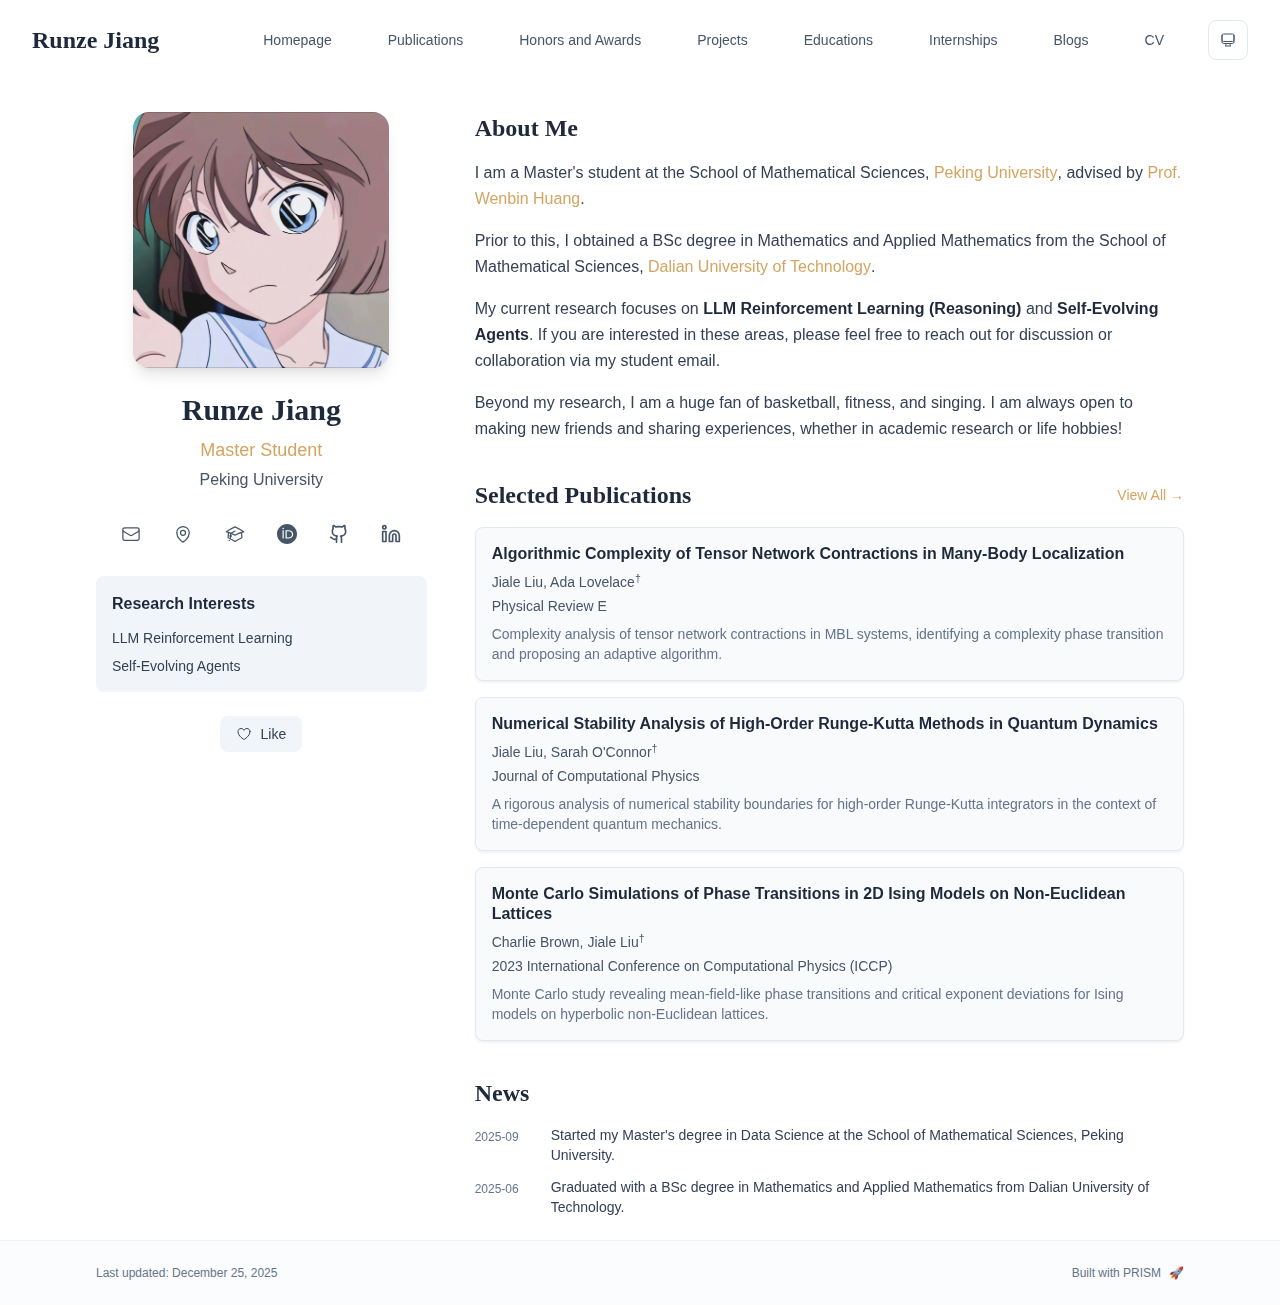
<file: index.html>
<!DOCTYPE html><html lang="en" class="scroll-smooth"><head><meta charSet="utf-8"/><meta name="viewport" content="width=device-width, initial-scale=1"/><link rel="preload" as="image" href="/bio.jpg"/><link rel="stylesheet" href="/_next/static/css/28154f56fbeaf6c5.css" data-precedence="next"/><link rel="preload" as="script" fetchPriority="low" href="/_next/static/chunks/webpack-b95981d9c54bffbb.js"/><script src="/_next/static/chunks/4bd1b696-0f7c9f1cb2b8ccb7.js" async=""></script><script src="/_next/static/chunks/684-4ee0729813f6ff6f.js" async=""></script><script src="/_next/static/chunks/main-app-4d07a09a720a792b.js" async=""></script><script src="/_next/static/chunks/589-135a8d6e059437fb.js" async=""></script><script src="/_next/static/chunks/540-64a4bd01a60a0bae.js" async=""></script><script src="/_next/static/chunks/app/layout-650008532b8efebc.js" async=""></script><script src="/_next/static/chunks/637-d7fcdec8f3d7f7fb.js" async=""></script><script src="/_next/static/chunks/234-13d1e3dfc04fc4cc.js" async=""></script><script src="/_next/static/chunks/911-62d93d817f29a883.js" async=""></script><script src="/_next/static/chunks/app/page-a5dadc2a0b24003d.js" async=""></script><link rel="icon" href="/1F4AB.svg" type="image/svg+xml"/><link rel="dns-prefetch" href="https://google-fonts.jialeliu.com"/><link rel="preconnect" href="https://google-fonts.jialeliu.com" crossorigin=""/><link rel="preload" as="style" href="https://google-fonts.jialeliu.com/css2?family=Inter:wght@300;400;500;600;700&amp;family=Crimson+Text:ital,wght@0,400;0,600;1,400&amp;display=swap"/><link rel="stylesheet" id="gfonts-css" href="https://google-fonts.jialeliu.com/css2?family=Inter:wght@300;400;500;600;700&amp;family=Crimson+Text:ital,wght@0,400;0,600;1,400&amp;display=swap" media="print"/><script>
              (function(){
                var l = document.getElementById('gfonts-css');
                if (!l) return;
                if (l.media !== 'all') {
                  l.addEventListener('load', function(){ try { l.media = 'all'; } catch(e){} });
                }
              })();
            </script><noscript><link rel="stylesheet" href="https://google-fonts.jialeliu.com/css2?family=Inter:wght@300;400;500;600;700&amp;family=Crimson+Text:ital,wght@0,400;0,600;1,400&amp;display=swap"/></noscript><script>
              try {
                const theme = localStorage.getItem('theme-storage');
                const parsed = theme ? JSON.parse(theme) : null;
                const setting = parsed?.state?.theme || 'system';
                const prefersDark = typeof window !== 'undefined' && window.matchMedia && window.matchMedia('(prefers-color-scheme: dark)').matches;
                const effective = setting === 'dark' ? 'dark' : (setting === 'light' ? 'light' : (prefersDark ? 'dark' : 'light'));
                var root = document.documentElement;
                root.classList.add(effective);
                root.setAttribute('data-theme', effective);
              } catch (e) {
                var root = document.documentElement;
                root.classList.add('light');
                root.setAttribute('data-theme', 'light');
              }
            </script><title>Runze Jiang</title><meta name="description" content="master student at the Peking University."/><meta name="author" content="Runze Jiang"/><meta name="keywords" content="Runze Jiang,PhD,Research,Peking University"/><meta name="creator" content="Runze Jiang"/><meta name="publisher" content="Runze Jiang"/><meta property="og:title" content="Runze Jiang"/><meta property="og:description" content="master student at the Peking University."/><meta property="og:site_name" content="Runze Jiang&#x27;s Academic Website"/><meta property="og:locale" content="en_US"/><meta property="og:type" content="website"/><meta name="twitter:card" content="summary"/><meta name="twitter:title" content="Runze Jiang"/><meta name="twitter:description" content="master student at the Peking University."/><link rel="icon" href="/1F4AB.svg"/><script>document.querySelectorAll('body link[rel="icon"], body link[rel="apple-touch-icon"]').forEach(el => document.head.appendChild(el))</script><script src="/_next/static/chunks/polyfills-42372ed130431b0a.js" noModule=""></script></head><body class="font-sans antialiased"><div style="visibility:hidden"><nav class="fixed top-0 left-0 right-0 z-50" data-headlessui-state=""><div class="transition-all duration-300 ease-out bg-transparent" style="transform:translateY(-100px)"><div class="max-w-7xl mx-auto px-4 sm:px-6 lg:px-8"><div class="flex justify-between items-center h-16 lg:h-20"><div class="flex-shrink-0" tabindex="0"><a class="text-xl lg:text-2xl font-serif font-semibold text-primary hover:text-accent transition-colors duration-200" href="/">Runze Jiang</a></div><div class="hidden lg:block"><div class="ml-10 flex items-center space-x-8"><div class="flex items-baseline space-x-8"><a class="relative px-3 py-2 text-sm font-medium transition-all duration-200 rounded hover:bg-accent/10 hover:shadow-sm text-primary" href="/"><span class="relative z-10">Homepage</span><div class="absolute inset-0 bg-accent/10 rounded-lg"></div></a><a class="relative px-3 py-2 text-sm font-medium transition-all duration-200 rounded hover:bg-accent/10 hover:shadow-sm text-neutral-600 hover:text-primary" href="/publications/"><span class="relative z-10">Publications</span></a><a class="relative px-3 py-2 text-sm font-medium transition-all duration-200 rounded hover:bg-accent/10 hover:shadow-sm text-neutral-600 hover:text-primary" href="/awards/"><span class="relative z-10">Honors and Awards</span></a><a class="relative px-3 py-2 text-sm font-medium transition-all duration-200 rounded hover:bg-accent/10 hover:shadow-sm text-neutral-600 hover:text-primary" href="/projects/"><span class="relative z-10">Projects</span></a><a class="relative px-3 py-2 text-sm font-medium transition-all duration-200 rounded hover:bg-accent/10 hover:shadow-sm text-neutral-600 hover:text-primary" href="/educations/"><span class="relative z-10">Educations</span></a><a class="relative px-3 py-2 text-sm font-medium transition-all duration-200 rounded hover:bg-accent/10 hover:shadow-sm text-neutral-600 hover:text-primary" href="/internships/"><span class="relative z-10">Internships</span></a><a class="relative px-3 py-2 text-sm font-medium transition-all duration-200 rounded hover:bg-accent/10 hover:shadow-sm text-neutral-600 hover:text-primary" href="/blogs/"><span class="relative z-10">Blogs</span></a><a class="relative px-3 py-2 text-sm font-medium transition-all duration-200 rounded hover:bg-accent/10 hover:shadow-sm text-neutral-600 hover:text-primary" href="/cv/"><span class="relative z-10">CV</span></a></div><div class="flex items-center justify-center w-10 h-10 rounded-lg border border-neutral-200 dark:border-[rgba(148,163,184,0.24)] bg-background dark:bg-neutral-800"><div class="w-4 h-4 rounded-full bg-neutral-300 animate-pulse"></div></div></div></div><div class="lg:hidden flex items-center space-x-2"><div class="flex items-center justify-center w-10 h-10 rounded-lg border border-neutral-200 dark:border-[rgba(148,163,184,0.24)] bg-background dark:bg-neutral-800"><div class="w-4 h-4 rounded-full bg-neutral-300 animate-pulse"></div></div><button class="inline-flex items-center justify-center p-2 rounded-md text-neutral-600 hover:text-primary hover:bg-neutral-100 dark:hover:bg-neutral-800 focus:outline-none focus:ring-2 focus:ring-inset focus:ring-accent transition-colors duration-200" id="headlessui-disclosure-button-«R5pdb»" type="button" aria-expanded="false" data-headlessui-state=""><span class="sr-only">Open main menu</span><div><svg xmlns="http://www.w3.org/2000/svg" fill="none" viewBox="0 0 24 24" stroke-width="1.5" stroke="currentColor" aria-hidden="true" data-slot="icon" class="block h-6 w-6"><path stroke-linecap="round" stroke-linejoin="round" d="M3.75 6.75h16.5M3.75 12h16.5m-16.5 5.25h16.5"></path></svg></div></button></div></div></div></div></nav><main class="min-h-screen pt-16 lg:pt-20"><div class="max-w-6xl mx-auto px-4 sm:px-6 lg:px-8 py-8 bg-background min-h-screen"><div class="grid grid-cols-1 lg:grid-cols-3 gap-12"><div class="lg:col-span-1"><div class="sticky top-8" style="opacity:0;transform:translateY(20px)"><div class="w-64 h-64 mx-auto mb-6 rounded-2xl overflow-hidden shadow-lg hover:shadow-xl transition-all duration-200 hover:scale-105"><img alt="Runze Jiang" width="256" height="256" decoding="async" data-nimg="1" class="w-full h-full object-cover object-[32%_center]" style="color:transparent" src="/bio.jpg"/></div><div class="text-center mb-6"><h1 class="text-3xl font-serif font-bold text-primary mb-2">Runze Jiang</h1><p class="text-lg text-accent font-medium mb-1">Master Student</p><p class="text-neutral-600 mb-2">Peking University</p></div><div class="flex flex-wrap justify-center gap-3 sm:gap-4 mb-6 relative px-2"><div class="relative"><button class="p-2 sm:p-2 transition-colors duration-200 text-neutral-600 dark:text-neutral-400 hover:text-accent" aria-label="Email"><svg xmlns="http://www.w3.org/2000/svg" fill="none" viewBox="0 0 24 24" stroke-width="1.5" stroke="currentColor" aria-hidden="true" data-slot="icon" class="h-5 w-5"><path stroke-linecap="round" stroke-linejoin="round" d="M21.75 6.75v10.5a2.25 2.25 0 0 1-2.25 2.25h-15a2.25 2.25 0 0 1-2.25-2.25V6.75m19.5 0A2.25 2.25 0 0 0 19.5 4.5h-15a2.25 2.25 0 0 0-2.25 2.25m19.5 0v.243a2.25 2.25 0 0 1-1.07 1.916l-7.5 4.615a2.25 2.25 0 0 1-2.36 0L3.32 8.91a2.25 2.25 0 0 1-1.07-1.916V6.75"></path></svg></button></div><div class="relative"><button class="p-2 sm:p-2 transition-colors duration-200 text-neutral-600 dark:text-neutral-400 hover:text-accent" aria-label="Location"><svg xmlns="http://www.w3.org/2000/svg" fill="none" viewBox="0 0 24 24" stroke-width="1.5" stroke="currentColor" aria-hidden="true" data-slot="icon" class="h-5 w-5"><path stroke-linecap="round" stroke-linejoin="round" d="M15 10.5a3 3 0 1 1-6 0 3 3 0 0 1 6 0Z"></path><path stroke-linecap="round" stroke-linejoin="round" d="M19.5 10.5c0 7.142-7.5 11.25-7.5 11.25S4.5 17.642 4.5 10.5a7.5 7.5 0 1 1 15 0Z"></path></svg></button></div><a href="https://scholar.google.com" target="_blank" rel="noopener noreferrer" class="p-2 sm:p-2 text-neutral-600 dark:text-neutral-400 hover:text-accent transition-colors duration-200" aria-label="Google Scholar"><svg xmlns="http://www.w3.org/2000/svg" fill="none" viewBox="0 0 24 24" stroke-width="1.5" stroke="currentColor" aria-hidden="true" data-slot="icon" class="h-5 w-5"><path stroke-linecap="round" stroke-linejoin="round" d="M4.26 10.147a60.438 60.438 0 0 0-.491 6.347A48.62 48.62 0 0 1 12 20.904a48.62 48.62 0 0 1 8.232-4.41 60.46 60.46 0 0 0-.491-6.347m-15.482 0a50.636 50.636 0 0 0-2.658-.813A59.906 59.906 0 0 1 12 3.493a59.903 59.903 0 0 1 10.399 5.84c-.896.248-1.783.52-2.658.814m-15.482 0A50.717 50.717 0 0 1 12 13.489a50.702 50.702 0 0 1 7.74-3.342M6.75 15a.75.75 0 1 0 0-1.5.75.75 0 0 0 0 1.5Zm0 0v-3.675A55.378 55.378 0 0 1 12 8.443m-7.007 11.55A5.981 5.981 0 0 0 6.75 15.75v-1.5"></path></svg></a><a href="https://orcid.org" target="_blank" rel="noopener noreferrer" class="p-2 sm:p-2 text-neutral-600 dark:text-neutral-400 hover:text-accent transition-colors duration-200" aria-label="ORCID"><svg viewBox="0 0 24 24" fill="currentColor" class="h-5 w-5" xmlns="http://www.w3.org/2000/svg"><path d="M12 0C5.372 0 0 5.372 0 12s5.372 12 12 12 12-5.372 12-12S18.628 0 12 0zM7.369 4.378c.525 0 .947.431.947.947s-.422.947-.947.947a.95.95 0 0 1-.947-.947c0-.525.422-.947.947-.947zm-.722 3.038h1.444v10.041H6.647V7.416zm3.562 0h3.9c3.712 0 5.344 2.653 5.344 5.025 0 2.578-2.016 5.025-5.325 5.025h-3.919V7.416zm1.444 1.303v7.444h2.297c3.272 0 4.022-2.484 4.022-3.722 0-2.016-1.284-3.722-4.097-3.722h-2.222z"></path></svg></a><a href="https://github.com/keith-Jiang" target="_blank" rel="noopener noreferrer" class="p-2 sm:p-2 text-neutral-600 dark:text-neutral-400 hover:text-accent transition-colors duration-200" aria-label="GitHub"><svg xmlns="http://www.w3.org/2000/svg" width="24" height="24" viewBox="0 0 24 24" fill="none" stroke="currentColor" stroke-width="2" stroke-linecap="round" stroke-linejoin="round" class="lucide lucide-github h-5 w-5" aria-hidden="true"><path d="M15 22v-4a4.8 4.8 0 0 0-1-3.5c3 0 6-2 6-5.5.08-1.25-.27-2.48-1-3.5.28-1.15.28-2.35 0-3.5 0 0-1 0-3 1.5-2.64-.5-5.36-.5-8 0C6 2 5 2 5 2c-.3 1.15-.3 2.35 0 3.5A5.403 5.403 0 0 0 4 9c0 3.5 3 5.5 6 5.5-.39.49-.68 1.05-.85 1.65-.17.6-.22 1.23-.15 1.85v4"></path><path d="M9 18c-4.51 2-5-2-7-2"></path></svg></a><a href="https://linkedin.com" target="_blank" rel="noopener noreferrer" class="p-2 sm:p-2 text-neutral-600 dark:text-neutral-400 hover:text-accent transition-colors duration-200" aria-label="LinkedIn"><svg xmlns="http://www.w3.org/2000/svg" width="24" height="24" viewBox="0 0 24 24" fill="none" stroke="currentColor" stroke-width="2" stroke-linecap="round" stroke-linejoin="round" class="lucide lucide-linkedin h-5 w-5" aria-hidden="true"><path d="M16 8a6 6 0 0 1 6 6v7h-4v-7a2 2 0 0 0-2-2 2 2 0 0 0-2 2v7h-4v-7a6 6 0 0 1 6-6z"></path><rect width="4" height="12" x="2" y="9"></rect><circle cx="4" cy="4" r="2"></circle></svg></a></div><div class="bg-neutral-100 dark:bg-neutral-800 rounded-lg p-4 mb-6 hover:shadow-lg transition-all duration-200 hover:scale-[1.02]"><h3 class="font-semibold text-primary mb-3">Research Interests</h3><div class="space-y-2 text-sm text-neutral-700 dark:text-neutral-500"><div>LLM Reinforcement Learning</div><div>Self-Evolving Agents</div></div></div><div class="flex justify-center"><div class="relative"><button class="flex items-center space-x-2 px-4 py-2 rounded-lg font-medium text-sm transition-all duration-200 bg-neutral-100 dark:bg-neutral-800 text-neutral-700 dark:text-neutral-500 hover:bg-red-50 dark:hover:bg-red-900/20 hover:text-red-600 dark:hover:text-red-400 cursor-pointer" tabindex="0"><svg xmlns="http://www.w3.org/2000/svg" fill="none" viewBox="0 0 24 24" stroke-width="1.5" stroke="currentColor" aria-hidden="true" data-slot="icon" class="h-4 w-4"><path stroke-linecap="round" stroke-linejoin="round" d="M21 8.25c0-2.485-2.099-4.5-4.688-4.5-1.935 0-3.597 1.126-4.312 2.733-.715-1.607-2.377-2.733-4.313-2.733C5.1 3.75 3 5.765 3 8.25c0 7.22 9 12 9 12s9-4.78 9-12Z"></path></svg><span>Like</span></button></div></div></div></div><div class="lg:col-span-2 space-y-8"><section id="about" class="scroll-mt-24 space-y-8"><section style="opacity:0;transform:translateY(20px)"><h2 class="text-2xl font-serif font-bold text-primary mb-4">About Me</h2><div class="text-neutral-700 dark:text-neutral-600 leading-relaxed"><p class="mb-4 last:mb-0">I am a Master&#x27;s student at the School of Mathematical Sciences, <a href="https://www.pku.edu.cn/" node="[object Object]" target="_blank" rel="noopener noreferrer" class="text-accent font-medium transition-all duration-200 rounded hover:bg-accent/10 hover:shadow-sm">Peking University</a>, advised by <a href="http://im.pku.edu.cn/szll/xxzzyxxsjyjs/hwb/index.htm" node="[object Object]" target="_blank" rel="noopener noreferrer" class="text-accent font-medium transition-all duration-200 rounded hover:bg-accent/10 hover:shadow-sm">Prof. Wenbin Huang</a>.</p>
<p class="mb-4 last:mb-0">Prior to this, I obtained a BSc degree in Mathematics and Applied Mathematics from the School of Mathematical Sciences, <a href="https://www.dlut.edu.cn/" node="[object Object]" target="_blank" rel="noopener noreferrer" class="text-accent font-medium transition-all duration-200 rounded hover:bg-accent/10 hover:shadow-sm">Dalian University of Technology</a>.</p>
<p class="mb-4 last:mb-0">My current research focuses on <strong class="font-semibold text-primary">LLM Reinforcement Learning (Reasoning)</strong> and <strong class="font-semibold text-primary">Self-Evolving Agents</strong>. If you are interested in these areas, please feel free to reach out for discussion or collaboration via my student email.</p>
<p class="mb-4 last:mb-0">Beyond my research, I am a huge fan of basketball, fitness, and singing. I am always open to making new friends and sharing experiences, whether in academic research or life hobbies!</p></div></section><section style="opacity:0;transform:translateY(20px)"><div class="flex items-center justify-between mb-4"><h2 class="text-2xl font-serif font-bold text-primary">Selected Publications</h2><a class="text-accent hover:text-accent-dark text-sm font-medium transition-all duration-200 rounded hover:bg-accent/10 hover:shadow-sm" href="/publications/">View All →</a></div><div class="space-y-4"><div class="bg-neutral-50 dark:bg-neutral-800 p-4 rounded-lg shadow-sm border border-neutral-200 dark:border-[rgba(148,163,184,0.24)] hover:shadow-lg transition-all duration-200 hover:scale-[1.02]" style="opacity:0;transform:translateY(20px)"><h3 class="font-semibold text-primary mb-2 leading-tight">Algorithmic Complexity of Tensor Network Contractions in Many-Body Localization</h3><p class="text-sm text-neutral-600 dark:text-neutral-500 mb-1"><span><span class=" ">Jiale Liu</span>, </span><span><span class=" ">Ada Lovelace</span><sup class="ml-0 text-neutral-600 dark:text-neutral-500">†</sup></span></p><p class="text-sm text-neutral-600 dark:text-neutral-500 mb-2">Physical Review E</p><p class="text-sm text-neutral-500 dark:text-neutral-500 line-clamp-2">Complexity analysis of tensor network contractions in MBL systems, identifying a complexity phase transition and proposing an adaptive algorithm.</p></div><div class="bg-neutral-50 dark:bg-neutral-800 p-4 rounded-lg shadow-sm border border-neutral-200 dark:border-[rgba(148,163,184,0.24)] hover:shadow-lg transition-all duration-200 hover:scale-[1.02]" style="opacity:0;transform:translateY(20px)"><h3 class="font-semibold text-primary mb-2 leading-tight">Numerical Stability Analysis of High-Order Runge-Kutta Methods in Quantum Dynamics</h3><p class="text-sm text-neutral-600 dark:text-neutral-500 mb-1"><span><span class=" ">Jiale Liu</span>, </span><span><span class=" ">Sarah O&#x27;Connor</span><sup class="ml-0 text-neutral-600 dark:text-neutral-500">†</sup></span></p><p class="text-sm text-neutral-600 dark:text-neutral-500 mb-2">Journal of Computational Physics</p><p class="text-sm text-neutral-500 dark:text-neutral-500 line-clamp-2">A rigorous analysis of numerical stability boundaries for high-order Runge-Kutta integrators in the context of time-dependent quantum mechanics.</p></div><div class="bg-neutral-50 dark:bg-neutral-800 p-4 rounded-lg shadow-sm border border-neutral-200 dark:border-[rgba(148,163,184,0.24)] hover:shadow-lg transition-all duration-200 hover:scale-[1.02]" style="opacity:0;transform:translateY(20px)"><h3 class="font-semibold text-primary mb-2 leading-tight">Monte Carlo Simulations of Phase Transitions in 2D Ising Models on Non-Euclidean Lattices</h3><p class="text-sm text-neutral-600 dark:text-neutral-500 mb-1"><span><span class=" ">Charlie Brown</span>, </span><span><span class=" ">Jiale Liu</span><sup class="ml-0 text-neutral-600 dark:text-neutral-500">†</sup></span></p><p class="text-sm text-neutral-600 dark:text-neutral-500 mb-2">2023 International Conference on Computational Physics (ICCP)</p><p class="text-sm text-neutral-500 dark:text-neutral-500 line-clamp-2">Monte Carlo study revealing mean-field-like phase transitions and critical exponent deviations for Ising models on hyperbolic non-Euclidean lattices.</p></div></div></section><section style="opacity:0;transform:translateY(20px)"><h2 class="text-2xl font-serif font-bold text-primary mb-4">News</h2><div class="space-y-3"><div class="flex items-start space-x-3"><span class="text-xs text-neutral-500 mt-1 w-16 flex-shrink-0">2025-09</span><p class="text-sm text-neutral-700">Started my Master&#x27;s degree in Data Science at the School of Mathematical Sciences, Peking University.</p></div><div class="flex items-start space-x-3"><span class="text-xs text-neutral-500 mt-1 w-16 flex-shrink-0">2025-06</span><p class="text-sm text-neutral-700">Graduated with a BSc degree in Mathematics and Applied Mathematics from Dalian University of Technology.</p></div></div></section></section></div></div></div><!--$--><!--/$--><!--$--><!--/$--></main><footer class="border-t border-neutral-200/50 bg-neutral-50/50 dark:bg-neutral-900/50 dark:border-neutral-700/50"><div class="max-w-6xl mx-auto px-4 sm:px-6 lg:px-8 py-6"><div class="flex flex-col sm:flex-row justify-between items-center gap-2"><p class="text-xs text-neutral-500">Last updated: <!-- -->December 25, 2025</p><p class="text-xs text-neutral-500 flex items-center"><a href="https://github.com/xyjoey/PRISM" target="_blank" rel="noopener noreferrer">Built with PRISM</a><span class="ml-2">🚀</span></p></div></div></footer></div><script src="/_next/static/chunks/webpack-b95981d9c54bffbb.js" async=""></script><script>(self.__next_f=self.__next_f||[]).push([0])</script><script>self.__next_f.push([1,"1:\"$Sreact.fragment\"\n2:I[83719,[\"589\",\"static/chunks/589-135a8d6e059437fb.js\",\"540\",\"static/chunks/540-64a4bd01a60a0bae.js\",\"177\",\"static/chunks/app/layout-650008532b8efebc.js\"],\"ThemeProvider\"]\n3:I[768,[\"589\",\"static/chunks/589-135a8d6e059437fb.js\",\"540\",\"static/chunks/540-64a4bd01a60a0bae.js\",\"177\",\"static/chunks/app/layout-650008532b8efebc.js\"],\"default\"]\n4:I[87555,[],\"\"]\n5:I[31295,[],\"\"]\n6:I[52548,[\"589\",\"static/chunks/589-135a8d6e059437fb.js\",\"540\",\"static/chunks/540-64a4bd01a60a0bae.js\",\"177\",\"static/chunks/app/layout-650008532b8efebc.js\"],\"default\"]\n7:I[17437,[\"589\",\"static/chunks/589-135a8d6e059437fb.js\",\"637\",\"static/chunks/637-d7fcdec8f3d7f7fb.js\",\"234\",\"static/chunks/234-13d1e3dfc04fc4cc.js\",\"911\",\"static/chunks/911-62d93d817f29a883.js\",\"974\",\"static/chunks/app/page-a5dadc2a0b24003d.js\"],\"default\"]\n8:I[79507,[\"589\",\"static/chunks/589-135a8d6e059437fb.js\",\"637\",\"static/chunks/637-d7fcdec8f3d7f7fb.js\",\"234\",\"static/chunks/234-13d1e3dfc04fc4cc.js\",\"911\",\"static/chunks/911-62d93d817f29a883.js\",\"974\",\"static/chunks/app/page-a5dadc2a0b24003d.js\"],\"default\"]\n9:I[55218,[\"589\",\"static/chunks/589-135a8d6e059437fb.js\",\"637\",\"static/chunks/637-d7fcdec8f3d7f7fb.js\",\"234\",\"static/chunks/234-13d1e3dfc04fc4cc.js\",\"911\",\"static/chunks/911-62d93d817f29a883.js\",\"974\",\"static/chunks/app/page-a5dadc2a0b24003d.js\"],\"default\"]\nd:I[49609,[\"589\",\"static/chunks/589-135a8d6e059437fb.js\",\"637\",\"static/chunks/637-d7fcdec8f3d7f7fb.js\",\"234\",\"static/chunks/234-13d1e3dfc04fc4cc.js\",\"911\",\"static/chunks/911-62d93d817f29a883.js\",\"974\",\"static/chunks/app/page-a5dadc2a0b24003d.js\"],\"default\"]\ne:I[59665,[],\"MetadataBoundary\"]\n10:I[59665,[],\"OutletBoundary\"]\n13:I[74911,[],\"AsyncMetadataOutlet\"]\n15:I[59665,[],\"ViewportBoundary\"]\n17:I[26614,[],\"\"]\n:HL[\"/_next/static/css/28154f56fbeaf6c5.css\",\"style\"]\na:T507,@article{liu2025algorithmic,\n  title = {Algorithmic Complexity of Tensor Network Contractions in Many-Body Localization},\n  author = {Jiale Liu and Ada Lovelace},\n  year = {2025},\n  month = {sep},\n  journal = {Physical Review E},\n  issn ="])</script><script>self.__next_f.push([1," {2470-0045},\n  publisher = {APS},\n  abstract = {Simulating the dynamics of many-body localized (MBL) systems poses a significant challenge due to the logarithmic growth of entanglement entropy. This paper analyzes the algorithmic complexity of contracting Tensor Networks, specifically Matrix Product States (MPS) and Projected Entangled Pair States (PEPS), when applied to MBL Hamiltonians. We prove that while the exact contraction is #P-complete, approximate contraction schemes based on singular value decomposition (SVD) truncation exhibit polynomial time complexity with bounded error for short-time evolution. However, we identify a \"complexity phase transition\" at the ergodic-MBL transition point, where the bond dimension required for a fixed accuracy diverges exponentially. We propose a novel adaptive bond-dimension algorithm that optimizes computational resources by exploiting the area law of entanglement in the localized phase, demonstrating superior performance on Heisenberg spin chains.},\n  doi = {10.1103/PhysRevE.112.092101}\n}b:T504,@article{liu2024stability,\n  title = {Numerical Stability Analysis of High-Order Runge-Kutta Methods in Quantum Dynamics},\n  author = {Jiale Liu and Sarah O'Connor},\n  year = {2024},\n  month = {mar},\n  journal = {Journal of Computational Physics},\n  volume = {450},\n  pages = {110832},\n  issn = {0021-9991},\n  doi = {10.1016/j.jcp.2023.110832},\n  urldate = {2024-12-02},\n  langid = {english},\n  abstract = {The precise time-evolution of quantum systems is a cornerstone of computational physics. This paper investigates the numerical stability of high-order Runge-Kutta (RK) methods when applied to the time-dependent Schrödinger equation. We derive rigorous stability boundaries for symplectic and non-symplectic RK integrators and demonstrate that specific implicit schemes preserve unitarity over extended simulation times. By analyzing the spectral properties of the Hamiltonian operator, we establish a relationship between the Courant-Friedrichs-Lewy (CFL) condition and the imaginary "])</script><script>self.__next_f.push([1,"eigenvalues characteristic of quantum propagators. Our findings are validated through simulations of wave packet scattering and harmonic oscillator dynamics, showing that our proposed optimized RK coefficients significantly reduce phase error accumulation compared to standard integrators.}\n}c:T54a,@inproceedings{brown2023monte,\n  title = {Monte Carlo Simulations of Phase Transitions in 2D Ising Models on Non-Euclidean Lattices},\n  shorttitle = {Ising on Hyperbolic Planes},\n  booktitle = {2023 International Conference on Computational Physics (ICCP)},\n  author = {Charlie Brown and Jiale Liu},\n  year = {2023},\n  month = {dec},\n  pages = {45--52},\n  publisher = {APS},\n  address = {Tokyo, Japan},\n  doi = {10.1103/ICCP.2023.0045},\n  urldate = {2024-12-02},\n  isbn = {978-0-7354-2000-1},\n  abstract = {The behavior of spin systems on curved geometries offers a unique window into the interplay between topology and statistical mechanics. This study employs extensive Monte Carlo simulations to explore the phase transitions of the 2D Ising model mapped onto hyperbolic lattices (Poincaré disk). We utilize the Wolff cluster algorithm to overcome critical slowing down near the phase transition temperature. Our results indicate that the critical exponents on negatively curved surfaces deviate significantly from the standard Onsager solution for flat Euclidean lattices. Specifically, we observe a suppression of the correlation length divergence, suggesting a mean-field-like behavior induced by the exponential expansion of the lattice volume. These findings have implications for understanding quantum gravity models and holographic duality.}\n}"])</script><script>self.__next_f.push([1,"0:{\"P\":null,\"b\":\"JhMhaxxnYNlxe_djsUExs\",\"p\":\"\",\"c\":[\"\",\"\"],\"i\":false,\"f\":[[[\"\",{\"children\":[\"__PAGE__\",{}]},\"$undefined\",\"$undefined\",true],[\"\",[\"$\",\"$1\",\"c\",{\"children\":[[[\"$\",\"link\",\"0\",{\"rel\":\"stylesheet\",\"href\":\"/_next/static/css/28154f56fbeaf6c5.css\",\"precedence\":\"next\",\"crossOrigin\":\"$undefined\",\"nonce\":\"$undefined\"}]],[\"$\",\"html\",null,{\"lang\":\"en\",\"className\":\"scroll-smooth\",\"suppressHydrationWarning\":true,\"children\":[[\"$\",\"head\",null,{\"children\":[[\"$\",\"link\",null,{\"rel\":\"icon\",\"href\":\"/1F4AB.svg\",\"type\":\"image/svg+xml\"}],[\"$\",\"link\",null,{\"rel\":\"dns-prefetch\",\"href\":\"https://google-fonts.jialeliu.com\"}],[\"$\",\"link\",null,{\"rel\":\"preconnect\",\"href\":\"https://google-fonts.jialeliu.com\",\"crossOrigin\":\"\"}],[\"$\",\"link\",null,{\"rel\":\"preload\",\"as\":\"style\",\"href\":\"https://google-fonts.jialeliu.com/css2?family=Inter:wght@300;400;500;600;700\u0026family=Crimson+Text:ital,wght@0,400;0,600;1,400\u0026display=swap\"}],[\"$\",\"link\",null,{\"rel\":\"stylesheet\",\"id\":\"gfonts-css\",\"href\":\"https://google-fonts.jialeliu.com/css2?family=Inter:wght@300;400;500;600;700\u0026family=Crimson+Text:ital,wght@0,400;0,600;1,400\u0026display=swap\",\"media\":\"print\"}],[\"$\",\"script\",null,{\"dangerouslySetInnerHTML\":{\"__html\":\"\\n              (function(){\\n                var l = document.getElementById('gfonts-css');\\n                if (!l) return;\\n                if (l.media !== 'all') {\\n                  l.addEventListener('load', function(){ try { l.media = 'all'; } catch(e){} });\\n                }\\n              })();\\n            \"}}],[\"$\",\"noscript\",null,{\"children\":[\"$\",\"link\",null,{\"rel\":\"stylesheet\",\"href\":\"https://google-fonts.jialeliu.com/css2?family=Inter:wght@300;400;500;600;700\u0026family=Crimson+Text:ital,wght@0,400;0,600;1,400\u0026display=swap\"}]}],[\"$\",\"script\",null,{\"dangerouslySetInnerHTML\":{\"__html\":\"\\n              try {\\n                const theme = localStorage.getItem('theme-storage');\\n                const parsed = theme ? JSON.parse(theme) : null;\\n                const setting = parsed?.state?.theme || 'system';\\n                const prefersDark = typeof window !== 'undefined' \u0026\u0026 window.matchMedia \u0026\u0026 window.matchMedia('(prefers-color-scheme: dark)').matches;\\n                const effective = setting === 'dark' ? 'dark' : (setting === 'light' ? 'light' : (prefersDark ? 'dark' : 'light'));\\n                var root = document.documentElement;\\n                root.classList.add(effective);\\n                root.setAttribute('data-theme', effective);\\n              } catch (e) {\\n                var root = document.documentElement;\\n                root.classList.add('light');\\n                root.setAttribute('data-theme', 'light');\\n              }\\n            \"}}]]}],[\"$\",\"body\",null,{\"className\":\"font-sans antialiased\",\"children\":[\"$\",\"$L2\",null,{\"children\":[[\"$\",\"$L3\",null,{\"items\":[{\"title\":\"Homepage\",\"type\":\"page\",\"target\":\"about\",\"href\":\"/\"},{\"title\":\"Publications\",\"type\":\"page\",\"target\":\"publications\",\"href\":\"/publications\"},{\"title\":\"Honors and Awards\",\"type\":\"page\",\"target\":\"awards\",\"href\":\"/awards\"},{\"title\":\"Projects\",\"type\":\"page\",\"target\":\"projects\",\"href\":\"/projects\"},{\"title\":\"Educations\",\"type\":\"page\",\"target\":\"educations\",\"href\":\"/educations\"},{\"title\":\"Internships\",\"type\":\"page\",\"target\":\"internships\",\"href\":\"/internships\"},{\"title\":\"Blogs\",\"type\":\"page\",\"target\":\"blogs\",\"href\":\"/blogs\"},{\"title\":\"CV\",\"type\":\"page\",\"target\":\"cv\",\"href\":\"/cv\"}],\"siteTitle\":\"Runze Jiang\",\"enableOnePageMode\":false}],[\"$\",\"main\",null,{\"className\":\"min-h-screen pt-16 lg:pt-20\",\"children\":[\"$\",\"$L4\",null,{\"parallelRouterKey\":\"children\",\"error\":\"$undefined\",\"errorStyles\":\"$undefined\",\"errorScripts\":\"$undefined\",\"template\":[\"$\",\"$L5\",null,{}],\"templateStyles\":\"$undefined\",\"templateScripts\":\"$undefined\",\"notFound\":[[[\"$\",\"title\",null,{\"children\":\"404: This page could not be found.\"}],[\"$\",\"div\",null,{\"style\":{\"fontFamily\":\"system-ui,\\\"Segoe UI\\\",Roboto,Helvetica,Arial,sans-serif,\\\"Apple Color Emoji\\\",\\\"Segoe UI Emoji\\\"\",\"height\":\"100vh\",\"textAlign\":\"center\",\"display\":\"flex\",\"flexDirection\":\"column\",\"alignItems\":\"center\",\"justifyContent\":\"center\"},\"children\":[\"$\",\"div\",null,{\"children\":[[\"$\",\"style\",null,{\"dangerouslySetInnerHTML\":{\"__html\":\"body{color:#000;background:#fff;margin:0}.next-error-h1{border-right:1px solid rgba(0,0,0,.3)}@media (prefers-color-scheme:dark){body{color:#fff;background:#000}.next-error-h1{border-right:1px solid rgba(255,255,255,.3)}}\"}}],[\"$\",\"h1\",null,{\"className\":\"next-error-h1\",\"style\":{\"display\":\"inline-block\",\"margin\":\"0 20px 0 0\",\"padding\":\"0 23px 0 0\",\"fontSize\":24,\"fontWeight\":500,\"verticalAlign\":\"top\",\"lineHeight\":\"49px\"},\"children\":404}],[\"$\",\"div\",null,{\"style\":{\"display\":\"inline-block\"},\"children\":[\"$\",\"h2\",null,{\"style\":{\"fontSize\":14,\"fontWeight\":400,\"lineHeight\":\"49px\",\"margin\":0},\"children\":\"This page could not be found.\"}]}]]}]}]],[]],\"forbidden\":\"$undefined\",\"unauthorized\":\"$undefined\"}]}],[\"$\",\"$L6\",null,{\"lastUpdated\":\"December 25, 2025\"}]]}]}]]}]]}],{\"children\":[\"__PAGE__\",[\"$\",\"$1\",\"c\",{\"children\":[[\"$\",\"div\",null,{\"className\":\"max-w-6xl mx-auto px-4 sm:px-6 lg:px-8 py-8 bg-background min-h-screen\",\"children\":[\"$\",\"div\",null,{\"className\":\"grid grid-cols-1 lg:grid-cols-3 gap-12\",\"children\":[[\"$\",\"div\",null,{\"className\":\"lg:col-span-1\",\"children\":[\"$\",\"$L7\",null,{\"author\":{\"name\":\"Runze Jiang\",\"title\":\"Master Student\",\"institution\":\"Peking University\",\"avatar\":\"/bio.jpg\"},\"social\":{\"email\":[\"2501210087@stu.pku.edu.cn\",\"keith.jiang10@gmail.com\",\"j944029213@163.com\"],\"location\":\"Beijing, China\",\"location_url\":\"https://maps.google.com\",\"location_details\":[\"Peking University, Beijing, China\"],\"google_scholar\":\"https://scholar.google.com\",\"orcid\":\"https://orcid.org\",\"github\":\"https://github.com/keith-Jiang\",\"linkedin\":\"https://linkedin.com\"},\"features\":{\"enable_likes\":true,\"enable_one_page_mode\":false},\"researchInterests\":[\"LLM Reinforcement Learning\",\"Self-Evolving Agents\"]}]}],[\"$\",\"div\",null,{\"className\":\"lg:col-span-2 space-y-8\",\"children\":[[\"$\",\"section\",\"about\",{\"id\":\"about\",\"className\":\"scroll-mt-24 space-y-8\",\"children\":[[[\"$\",\"$L8\",\"about\",{\"content\":\"I am a Master's student at the School of Mathematical Sciences, [Peking University](https://www.pku.edu.cn/), advised by [Prof. Wenbin Huang](http://im.pku.edu.cn/szll/xxzzyxxsjyjs/hwb/index.htm).\\r\\n\\r\\nPrior to this, I obtained a BSc degree in Mathematics and Applied Mathematics from the School of Mathematical Sciences, [Dalian University of Technology](https://www.dlut.edu.cn/).\\r\\n\\r\\nMy current research focuses on **LLM Reinforcement Learning (Reasoning)** and **Self-Evolving Agents**. If you are interested in these areas, please feel free to reach out for discussion or collaboration via my student email.\\r\\n\\r\\nBeyond my research, I am a huge fan of basketball, fitness, and singing. I am always open to making new friends and sharing experiences, whether in academic research or life hobbies!\",\"title\":\"About Me\"}],[\"$\",\"$L9\",\"featured_publications\",{\"publications\":[{\"id\":\"liu2025algorithmic\",\"title\":\"Algorithmic Complexity of Tensor Network Contractions in Many-Body Localization\",\"authors\":[{\"name\":\"Jiale Liu\",\"isHighlighted\":false,\"isCorresponding\":false,\"isCoAuthor\":false},{\"name\":\"Ada Lovelace\",\"isHighlighted\":false,\"isCorresponding\":true,\"isCoAuthor\":false}],\"year\":2025,\"month\":\"9\",\"type\":\"journal\",\"status\":\"published\",\"tags\":[\"Tensor Networks\",\"Many-Body Localization\",\"Complexity Theory\",\"Quantum Information\"],\"keywords\":\"$0:f:0:1:2:children:1:props:children:0:props:children:props:children:1:props:children:0:props:children:0:1:props:publications:0:tags\",\"researchArea\":\"quantum-computing\",\"journal\":\"Physical Review E\",\"conference\":\"\",\"doi\":\"10.1103/PhysRevE.112.092101\",\"code\":\"https://github.com/xyjoey/Tensor_Network_Complexity_MBL\",\"abstract\":\"Simulating the dynamics of many-body localized (MBL) systems poses a significant challenge due to the logarithmic growth of entanglement entropy. This paper analyzes the algorithmic complexity of contracting Tensor Networks, specifically Matrix Product States (MPS) and Projected Entangled Pair States (PEPS), when applied to MBL Hamiltonians. We prove that while the exact contraction is #P-complete, approximate contraction schemes based on singular value decomposition (SVD) truncation exhibit polynomial time complexity with bounded error for short-time evolution. However, we identify a \\\"complexity phase transition\\\" at the ergodic-MBL transition point, where the bond dimension required for a fixed accuracy diverges exponentially. We propose a novel adaptive bond-dimension algorithm that optimizes computational resources by exploiting the area law of entanglement in the localized phase, demonstrating superior performance on Heisenberg spin chains.\",\"description\":\"Complexity analysis of tensor network contractions in MBL systems, identifying a complexity phase transition and proposing an adaptive algorithm.\",\"selected\":true,\"bibtex\":\"$a\"},{\"id\":\"liu2024stability\",\"title\":\"Numerical Stability Analysis of High-Order Runge-Kutta Methods in Quantum Dynamics\",\"authors\":[{\"name\":\"Jiale Liu\",\"isHighlighted\":false,\"isCorresponding\":false,\"isCoAuthor\":false},{\"name\":\"Sarah O'Connor\",\"isHighlighted\":false,\"isCorresponding\":true,\"isCoAuthor\":false}],\"year\":2024,\"month\":\"3\",\"type\":\"journal\",\"status\":\"published\",\"tags\":[\"Computational Physics\",\"Quantum Dynamics\",\"Numerical Analysis\",\"Runge-Kutta Methods\"],\"keywords\":\"$0:f:0:1:2:children:1:props:children:0:props:children:props:children:1:props:children:0:props:children:0:1:props:publications:1:tags\",\"researchArea\":\"quantum-computing\",\"journal\":\"Journal of Computational Physics\",\"conference\":\"\",\"volume\":\"450\",\"pages\":\"110832\",\"doi\":\"10.1016/j.jcp.2023.110832\",\"abstract\":\"The precise time-evolution of quantum systems is a cornerstone of computational physics. This paper investigates the numerical stability of high-order Runge-Kutta (RK) methods when applied to the time-dependent Schrödinger equation. We derive rigorous stability boundaries for symplectic and non-symplectic RK integrators and demonstrate that specific implicit schemes preserve unitarity over extended simulation times. By analyzing the spectral properties of the Hamiltonian operator, we establish a relationship between the Courant-Friedrichs-Lewy (CFL) condition and the imaginary eigenvalues characteristic of quantum propagators. Our findings are validated through simulations of wave packet scattering and harmonic oscillator dynamics, showing that our proposed optimized RK coefficients significantly reduce phase error accumulation compared to standard integrators.\",\"description\":\"A rigorous analysis of numerical stability boundaries for high-order Runge-Kutta integrators in the context of time-dependent quantum mechanics.\",\"selected\":true,\"bibtex\":\"$b\"},{\"id\":\"brown2023monte\",\"title\":\"Monte Carlo Simulations of Phase Transitions in 2D Ising Models on Non-Euclidean Lattices\",\"authors\":[{\"name\":\"Charlie Brown\",\"isHighlighted\":false,\"isCorresponding\":false,\"isCoAuthor\":false},{\"name\":\"Jiale Liu\",\"isHighlighted\":false,\"isCorresponding\":true,\"isCoAuthor\":false}],\"year\":2023,\"month\":\"12\",\"type\":\"conference\",\"status\":\"published\",\"tags\":[\"Statistical Mechanics\",\"Monte Carlo Simulation\",\"Ising Model\",\"Non-Euclidean Geometry\"],\"keywords\":\"$0:f:0:1:2:children:1:props:children:0:props:children:props:children:1:props:children:0:props:children:0:1:props:publications:2:tags\",\"researchArea\":\"machine-learning\",\"journal\":\"\",\"conference\":\"2023 International Conference on Computational Physics (ICCP)\",\"pages\":\"45--52\",\"doi\":\"10.1103/ICCP.2023.0045\",\"abstract\":\"The behavior of spin systems on curved geometries offers a unique window into the interplay between topology and statistical mechanics. This study employs extensive Monte Carlo simulations to explore the phase transitions of the 2D Ising model mapped onto hyperbolic lattices (Poincaré disk). We utilize the Wolff cluster algorithm to overcome critical slowing down near the phase transition temperature. Our results indicate that the critical exponents on negatively curved surfaces deviate significantly from the standard Onsager solution for flat Euclidean lattices. Specifically, we observe a suppression of the correlation length divergence, suggesting a mean-field-like behavior induced by the exponential expansion of the lattice volume. These findings have implications for understanding quantum gravity models and holographic duality.\",\"description\":\"Monte Carlo study revealing mean-field-like phase transitions and critical exponent deviations for Ising models on hyperbolic non-Euclidean lattices.\",\"selected\":true,\"preview\":\"example.png\",\"bibtex\":\"$c\"}],\"title\":\"Selected Publications\",\"enableOnePageMode\":false}],[\"$\",\"$Ld\",\"news\",{\"items\":[{\"date\":\"2025-09\",\"content\":\"Started my Master's degree in Data Science at the School of Mathematical Sciences, Peking University.\"},{\"date\":\"2025-06\",\"content\":\"Graduated with a BSc degree in Mathematics and Applied Mathematics from Dalian University of Technology.\"}],\"title\":\"News\"}]],false,false,false,false]}]]}]]}]}],[\"$\",\"$Le\",null,{\"children\":\"$Lf\"}],null,[\"$\",\"$L10\",null,{\"children\":[\"$L11\",\"$L12\",[\"$\",\"$L13\",null,{\"promise\":\"$@14\"}]]}]]}],{},null,false]},null,false],[\"$\",\"$1\",\"h\",{\"children\":[null,[\"$\",\"$1\",\"kHWfFXKgVBMiLWoOh3PNq\",{\"children\":[[\"$\",\"$L15\",null,{\"children\":\"$L16\"}],null]}],null]}],false]],\"m\":\"$undefined\",\"G\":[\"$17\",\"$undefined\"],\"s\":false,\"S\":true}\n"])</script><script>self.__next_f.push([1,"18:\"$Sreact.suspense\"\n19:I[74911,[],\"AsyncMetadata\"]\nf:[\"$\",\"$18\",null,{\"fallback\":null,\"children\":[\"$\",\"$L19\",null,{\"promise\":\"$@1a\"}]}]\n"])</script><script>self.__next_f.push([1,"12:null\n"])</script><script>self.__next_f.push([1,"16:[[\"$\",\"meta\",\"0\",{\"charSet\":\"utf-8\"}],[\"$\",\"meta\",\"1\",{\"name\":\"viewport\",\"content\":\"width=device-width, initial-scale=1\"}]]\n11:null\n"])</script><script>self.__next_f.push([1,"1a:{\"metadata\":[[\"$\",\"title\",\"0\",{\"children\":\"Runze Jiang\"}],[\"$\",\"meta\",\"1\",{\"name\":\"description\",\"content\":\"master student at the Peking University.\"}],[\"$\",\"meta\",\"2\",{\"name\":\"author\",\"content\":\"Runze Jiang\"}],[\"$\",\"meta\",\"3\",{\"name\":\"keywords\",\"content\":\"Runze Jiang,PhD,Research,Peking University\"}],[\"$\",\"meta\",\"4\",{\"name\":\"creator\",\"content\":\"Runze Jiang\"}],[\"$\",\"meta\",\"5\",{\"name\":\"publisher\",\"content\":\"Runze Jiang\"}],[\"$\",\"meta\",\"6\",{\"property\":\"og:title\",\"content\":\"Runze Jiang\"}],[\"$\",\"meta\",\"7\",{\"property\":\"og:description\",\"content\":\"master student at the Peking University.\"}],[\"$\",\"meta\",\"8\",{\"property\":\"og:site_name\",\"content\":\"Runze Jiang's Academic Website\"}],[\"$\",\"meta\",\"9\",{\"property\":\"og:locale\",\"content\":\"en_US\"}],[\"$\",\"meta\",\"10\",{\"property\":\"og:type\",\"content\":\"website\"}],[\"$\",\"meta\",\"11\",{\"name\":\"twitter:card\",\"content\":\"summary\"}],[\"$\",\"meta\",\"12\",{\"name\":\"twitter:title\",\"content\":\"Runze Jiang\"}],[\"$\",\"meta\",\"13\",{\"name\":\"twitter:description\",\"content\":\"master student at the Peking University.\"}],[\"$\",\"link\",\"14\",{\"rel\":\"icon\",\"href\":\"/1F4AB.svg\"}]],\"error\":null,\"digest\":\"$undefined\"}\n14:{\"metadata\":\"$1a:metadata\",\"error\":null,\"digest\":\"$undefined\"}\n"])</script></body></html>
</file>
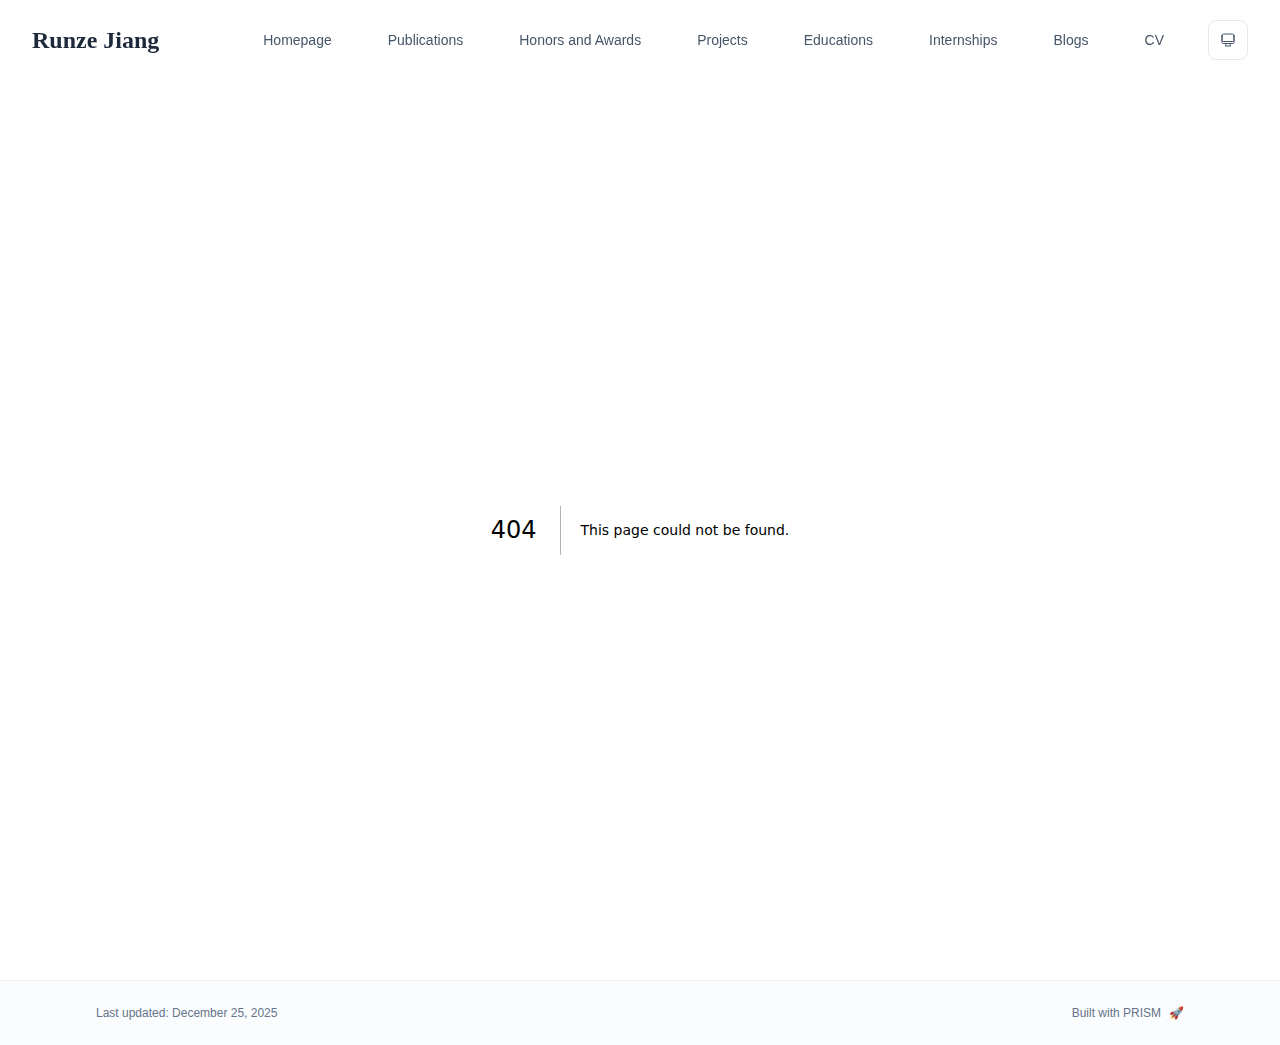
<file: 404/index.html>
<!DOCTYPE html><html lang="en" class="scroll-smooth"><head><meta charSet="utf-8"/><meta name="viewport" content="width=device-width, initial-scale=1"/><link rel="stylesheet" href="/_next/static/css/28154f56fbeaf6c5.css" data-precedence="next"/><link rel="preload" as="script" fetchPriority="low" href="/_next/static/chunks/webpack-b95981d9c54bffbb.js"/><script src="/_next/static/chunks/4bd1b696-0f7c9f1cb2b8ccb7.js" async=""></script><script src="/_next/static/chunks/684-4ee0729813f6ff6f.js" async=""></script><script src="/_next/static/chunks/main-app-4d07a09a720a792b.js" async=""></script><script src="/_next/static/chunks/589-135a8d6e059437fb.js" async=""></script><script src="/_next/static/chunks/540-64a4bd01a60a0bae.js" async=""></script><script src="/_next/static/chunks/app/layout-650008532b8efebc.js" async=""></script><meta name="robots" content="noindex"/><title>404: This page could not be found.</title><link rel="icon" href="/1F4AB.svg" type="image/svg+xml"/><link rel="dns-prefetch" href="https://google-fonts.jialeliu.com"/><link rel="preconnect" href="https://google-fonts.jialeliu.com" crossorigin=""/><link rel="preload" as="style" href="https://google-fonts.jialeliu.com/css2?family=Inter:wght@300;400;500;600;700&amp;family=Crimson+Text:ital,wght@0,400;0,600;1,400&amp;display=swap"/><link rel="stylesheet" id="gfonts-css" href="https://google-fonts.jialeliu.com/css2?family=Inter:wght@300;400;500;600;700&amp;family=Crimson+Text:ital,wght@0,400;0,600;1,400&amp;display=swap" media="print"/><script>
              (function(){
                var l = document.getElementById('gfonts-css');
                if (!l) return;
                if (l.media !== 'all') {
                  l.addEventListener('load', function(){ try { l.media = 'all'; } catch(e){} });
                }
              })();
            </script><noscript><link rel="stylesheet" href="https://google-fonts.jialeliu.com/css2?family=Inter:wght@300;400;500;600;700&amp;family=Crimson+Text:ital,wght@0,400;0,600;1,400&amp;display=swap"/></noscript><script>
              try {
                const theme = localStorage.getItem('theme-storage');
                const parsed = theme ? JSON.parse(theme) : null;
                const setting = parsed?.state?.theme || 'system';
                const prefersDark = typeof window !== 'undefined' && window.matchMedia && window.matchMedia('(prefers-color-scheme: dark)').matches;
                const effective = setting === 'dark' ? 'dark' : (setting === 'light' ? 'light' : (prefersDark ? 'dark' : 'light'));
                var root = document.documentElement;
                root.classList.add(effective);
                root.setAttribute('data-theme', effective);
              } catch (e) {
                var root = document.documentElement;
                root.classList.add('light');
                root.setAttribute('data-theme', 'light');
              }
            </script><title>Runze Jiang</title><meta name="description" content="master student at the Peking University."/><meta name="author" content="Runze Jiang"/><meta name="keywords" content="Runze Jiang,PhD,Research,Peking University"/><meta name="creator" content="Runze Jiang"/><meta name="publisher" content="Runze Jiang"/><meta property="og:title" content="Runze Jiang"/><meta property="og:description" content="master student at the Peking University."/><meta property="og:site_name" content="Runze Jiang&#x27;s Academic Website"/><meta property="og:locale" content="en_US"/><meta property="og:type" content="website"/><meta name="twitter:card" content="summary"/><meta name="twitter:title" content="Runze Jiang"/><meta name="twitter:description" content="master student at the Peking University."/><link rel="icon" href="/1F4AB.svg"/><script>document.querySelectorAll('body link[rel="icon"], body link[rel="apple-touch-icon"]').forEach(el => document.head.appendChild(el))</script><script src="/_next/static/chunks/polyfills-42372ed130431b0a.js" noModule=""></script></head><body class="font-sans antialiased"><div style="visibility:hidden"><nav class="fixed top-0 left-0 right-0 z-50" data-headlessui-state=""><div class="transition-all duration-300 ease-out bg-transparent" style="transform:translateY(-100px)"><div class="max-w-7xl mx-auto px-4 sm:px-6 lg:px-8"><div class="flex justify-between items-center h-16 lg:h-20"><div class="flex-shrink-0" tabindex="0"><a class="text-xl lg:text-2xl font-serif font-semibold text-primary hover:text-accent transition-colors duration-200" href="/">Runze Jiang</a></div><div class="hidden lg:block"><div class="ml-10 flex items-center space-x-8"><div class="flex items-baseline space-x-8"><a class="relative px-3 py-2 text-sm font-medium transition-all duration-200 rounded hover:bg-accent/10 hover:shadow-sm text-neutral-600 hover:text-primary" href="/"><span class="relative z-10">Homepage</span></a><a class="relative px-3 py-2 text-sm font-medium transition-all duration-200 rounded hover:bg-accent/10 hover:shadow-sm text-neutral-600 hover:text-primary" href="/publications/"><span class="relative z-10">Publications</span></a><a class="relative px-3 py-2 text-sm font-medium transition-all duration-200 rounded hover:bg-accent/10 hover:shadow-sm text-neutral-600 hover:text-primary" href="/awards/"><span class="relative z-10">Honors and Awards</span></a><a class="relative px-3 py-2 text-sm font-medium transition-all duration-200 rounded hover:bg-accent/10 hover:shadow-sm text-neutral-600 hover:text-primary" href="/projects/"><span class="relative z-10">Projects</span></a><a class="relative px-3 py-2 text-sm font-medium transition-all duration-200 rounded hover:bg-accent/10 hover:shadow-sm text-neutral-600 hover:text-primary" href="/educations/"><span class="relative z-10">Educations</span></a><a class="relative px-3 py-2 text-sm font-medium transition-all duration-200 rounded hover:bg-accent/10 hover:shadow-sm text-neutral-600 hover:text-primary" href="/internships/"><span class="relative z-10">Internships</span></a><a class="relative px-3 py-2 text-sm font-medium transition-all duration-200 rounded hover:bg-accent/10 hover:shadow-sm text-neutral-600 hover:text-primary" href="/blogs/"><span class="relative z-10">Blogs</span></a><a class="relative px-3 py-2 text-sm font-medium transition-all duration-200 rounded hover:bg-accent/10 hover:shadow-sm text-neutral-600 hover:text-primary" href="/cv/"><span class="relative z-10">CV</span></a></div><div class="flex items-center justify-center w-10 h-10 rounded-lg border border-neutral-200 dark:border-[rgba(148,163,184,0.24)] bg-background dark:bg-neutral-800"><div class="w-4 h-4 rounded-full bg-neutral-300 animate-pulse"></div></div></div></div><div class="lg:hidden flex items-center space-x-2"><div class="flex items-center justify-center w-10 h-10 rounded-lg border border-neutral-200 dark:border-[rgba(148,163,184,0.24)] bg-background dark:bg-neutral-800"><div class="w-4 h-4 rounded-full bg-neutral-300 animate-pulse"></div></div><button class="inline-flex items-center justify-center p-2 rounded-md text-neutral-600 hover:text-primary hover:bg-neutral-100 dark:hover:bg-neutral-800 focus:outline-none focus:ring-2 focus:ring-inset focus:ring-accent transition-colors duration-200" id="headlessui-disclosure-button-«R5pdb»" type="button" aria-expanded="false" data-headlessui-state=""><span class="sr-only">Open main menu</span><div><svg xmlns="http://www.w3.org/2000/svg" fill="none" viewBox="0 0 24 24" stroke-width="1.5" stroke="currentColor" aria-hidden="true" data-slot="icon" class="block h-6 w-6"><path stroke-linecap="round" stroke-linejoin="round" d="M3.75 6.75h16.5M3.75 12h16.5m-16.5 5.25h16.5"></path></svg></div></button></div></div></div></div></nav><main class="min-h-screen pt-16 lg:pt-20"><div style="font-family:system-ui,&quot;Segoe UI&quot;,Roboto,Helvetica,Arial,sans-serif,&quot;Apple Color Emoji&quot;,&quot;Segoe UI Emoji&quot;;height:100vh;text-align:center;display:flex;flex-direction:column;align-items:center;justify-content:center"><div><style>body{color:#000;background:#fff;margin:0}.next-error-h1{border-right:1px solid rgba(0,0,0,.3)}@media (prefers-color-scheme:dark){body{color:#fff;background:#000}.next-error-h1{border-right:1px solid rgba(255,255,255,.3)}}</style><h1 class="next-error-h1" style="display:inline-block;margin:0 20px 0 0;padding:0 23px 0 0;font-size:24px;font-weight:500;vertical-align:top;line-height:49px">404</h1><div style="display:inline-block"><h2 style="font-size:14px;font-weight:400;line-height:49px;margin:0">This page could not be found.</h2></div></div></div><!--$--><!--/$--><!--$--><!--/$--></main><footer class="border-t border-neutral-200/50 bg-neutral-50/50 dark:bg-neutral-900/50 dark:border-neutral-700/50"><div class="max-w-6xl mx-auto px-4 sm:px-6 lg:px-8 py-6"><div class="flex flex-col sm:flex-row justify-between items-center gap-2"><p class="text-xs text-neutral-500">Last updated: <!-- -->December 25, 2025</p><p class="text-xs text-neutral-500 flex items-center"><a href="https://github.com/xyjoey/PRISM" target="_blank" rel="noopener noreferrer">Built with PRISM</a><span class="ml-2">🚀</span></p></div></div></footer></div><script src="/_next/static/chunks/webpack-b95981d9c54bffbb.js" async=""></script><script>(self.__next_f=self.__next_f||[]).push([0])</script><script>self.__next_f.push([1,"1:\"$Sreact.fragment\"\n2:I[83719,[\"589\",\"static/chunks/589-135a8d6e059437fb.js\",\"540\",\"static/chunks/540-64a4bd01a60a0bae.js\",\"177\",\"static/chunks/app/layout-650008532b8efebc.js\"],\"ThemeProvider\"]\n3:I[768,[\"589\",\"static/chunks/589-135a8d6e059437fb.js\",\"540\",\"static/chunks/540-64a4bd01a60a0bae.js\",\"177\",\"static/chunks/app/layout-650008532b8efebc.js\"],\"default\"]\n4:I[87555,[],\"\"]\n5:I[31295,[],\"\"]\n6:I[52548,[\"589\",\"static/chunks/589-135a8d6e059437fb.js\",\"540\",\"static/chunks/540-64a4bd01a60a0bae.js\",\"177\",\"static/chunks/app/layout-650008532b8efebc.js\"],\"default\"]\n7:I[59665,[],\"MetadataBoundary\"]\n9:I[59665,[],\"OutletBoundary\"]\nc:I[74911,[],\"AsyncMetadataOutlet\"]\ne:I[59665,[],\"ViewportBoundary\"]\n10:I[26614,[],\"\"]\n:HL[\"/_next/static/css/28154f56fbeaf6c5.css\",\"style\"]\n"])</script><script>self.__next_f.push([1,"0:{\"P\":null,\"b\":\"JhMhaxxnYNlxe_djsUExs\",\"p\":\"\",\"c\":[\"\",\"_not-found\",\"\"],\"i\":false,\"f\":[[[\"\",{\"children\":[\"/_not-found\",{\"children\":[\"__PAGE__\",{}]}]},\"$undefined\",\"$undefined\",true],[\"\",[\"$\",\"$1\",\"c\",{\"children\":[[[\"$\",\"link\",\"0\",{\"rel\":\"stylesheet\",\"href\":\"/_next/static/css/28154f56fbeaf6c5.css\",\"precedence\":\"next\",\"crossOrigin\":\"$undefined\",\"nonce\":\"$undefined\"}]],[\"$\",\"html\",null,{\"lang\":\"en\",\"className\":\"scroll-smooth\",\"suppressHydrationWarning\":true,\"children\":[[\"$\",\"head\",null,{\"children\":[[\"$\",\"link\",null,{\"rel\":\"icon\",\"href\":\"/1F4AB.svg\",\"type\":\"image/svg+xml\"}],[\"$\",\"link\",null,{\"rel\":\"dns-prefetch\",\"href\":\"https://google-fonts.jialeliu.com\"}],[\"$\",\"link\",null,{\"rel\":\"preconnect\",\"href\":\"https://google-fonts.jialeliu.com\",\"crossOrigin\":\"\"}],[\"$\",\"link\",null,{\"rel\":\"preload\",\"as\":\"style\",\"href\":\"https://google-fonts.jialeliu.com/css2?family=Inter:wght@300;400;500;600;700\u0026family=Crimson+Text:ital,wght@0,400;0,600;1,400\u0026display=swap\"}],[\"$\",\"link\",null,{\"rel\":\"stylesheet\",\"id\":\"gfonts-css\",\"href\":\"https://google-fonts.jialeliu.com/css2?family=Inter:wght@300;400;500;600;700\u0026family=Crimson+Text:ital,wght@0,400;0,600;1,400\u0026display=swap\",\"media\":\"print\"}],[\"$\",\"script\",null,{\"dangerouslySetInnerHTML\":{\"__html\":\"\\n              (function(){\\n                var l = document.getElementById('gfonts-css');\\n                if (!l) return;\\n                if (l.media !== 'all') {\\n                  l.addEventListener('load', function(){ try { l.media = 'all'; } catch(e){} });\\n                }\\n              })();\\n            \"}}],[\"$\",\"noscript\",null,{\"children\":[\"$\",\"link\",null,{\"rel\":\"stylesheet\",\"href\":\"https://google-fonts.jialeliu.com/css2?family=Inter:wght@300;400;500;600;700\u0026family=Crimson+Text:ital,wght@0,400;0,600;1,400\u0026display=swap\"}]}],[\"$\",\"script\",null,{\"dangerouslySetInnerHTML\":{\"__html\":\"\\n              try {\\n                const theme = localStorage.getItem('theme-storage');\\n                const parsed = theme ? JSON.parse(theme) : null;\\n                const setting = parsed?.state?.theme || 'system';\\n                const prefersDark = typeof window !== 'undefined' \u0026\u0026 window.matchMedia \u0026\u0026 window.matchMedia('(prefers-color-scheme: dark)').matches;\\n                const effective = setting === 'dark' ? 'dark' : (setting === 'light' ? 'light' : (prefersDark ? 'dark' : 'light'));\\n                var root = document.documentElement;\\n                root.classList.add(effective);\\n                root.setAttribute('data-theme', effective);\\n              } catch (e) {\\n                var root = document.documentElement;\\n                root.classList.add('light');\\n                root.setAttribute('data-theme', 'light');\\n              }\\n            \"}}]]}],[\"$\",\"body\",null,{\"className\":\"font-sans antialiased\",\"children\":[\"$\",\"$L2\",null,{\"children\":[[\"$\",\"$L3\",null,{\"items\":[{\"title\":\"Homepage\",\"type\":\"page\",\"target\":\"about\",\"href\":\"/\"},{\"title\":\"Publications\",\"type\":\"page\",\"target\":\"publications\",\"href\":\"/publications\"},{\"title\":\"Honors and Awards\",\"type\":\"page\",\"target\":\"awards\",\"href\":\"/awards\"},{\"title\":\"Projects\",\"type\":\"page\",\"target\":\"projects\",\"href\":\"/projects\"},{\"title\":\"Educations\",\"type\":\"page\",\"target\":\"educations\",\"href\":\"/educations\"},{\"title\":\"Internships\",\"type\":\"page\",\"target\":\"internships\",\"href\":\"/internships\"},{\"title\":\"Blogs\",\"type\":\"page\",\"target\":\"blogs\",\"href\":\"/blogs\"},{\"title\":\"CV\",\"type\":\"page\",\"target\":\"cv\",\"href\":\"/cv\"}],\"siteTitle\":\"Runze Jiang\",\"enableOnePageMode\":false}],[\"$\",\"main\",null,{\"className\":\"min-h-screen pt-16 lg:pt-20\",\"children\":[\"$\",\"$L4\",null,{\"parallelRouterKey\":\"children\",\"error\":\"$undefined\",\"errorStyles\":\"$undefined\",\"errorScripts\":\"$undefined\",\"template\":[\"$\",\"$L5\",null,{}],\"templateStyles\":\"$undefined\",\"templateScripts\":\"$undefined\",\"notFound\":[[[\"$\",\"title\",null,{\"children\":\"404: This page could not be found.\"}],[\"$\",\"div\",null,{\"style\":{\"fontFamily\":\"system-ui,\\\"Segoe UI\\\",Roboto,Helvetica,Arial,sans-serif,\\\"Apple Color Emoji\\\",\\\"Segoe UI Emoji\\\"\",\"height\":\"100vh\",\"textAlign\":\"center\",\"display\":\"flex\",\"flexDirection\":\"column\",\"alignItems\":\"center\",\"justifyContent\":\"center\"},\"children\":[\"$\",\"div\",null,{\"children\":[[\"$\",\"style\",null,{\"dangerouslySetInnerHTML\":{\"__html\":\"body{color:#000;background:#fff;margin:0}.next-error-h1{border-right:1px solid rgba(0,0,0,.3)}@media (prefers-color-scheme:dark){body{color:#fff;background:#000}.next-error-h1{border-right:1px solid rgba(255,255,255,.3)}}\"}}],[\"$\",\"h1\",null,{\"className\":\"next-error-h1\",\"style\":{\"display\":\"inline-block\",\"margin\":\"0 20px 0 0\",\"padding\":\"0 23px 0 0\",\"fontSize\":24,\"fontWeight\":500,\"verticalAlign\":\"top\",\"lineHeight\":\"49px\"},\"children\":404}],[\"$\",\"div\",null,{\"style\":{\"display\":\"inline-block\"},\"children\":[\"$\",\"h2\",null,{\"style\":{\"fontSize\":14,\"fontWeight\":400,\"lineHeight\":\"49px\",\"margin\":0},\"children\":\"This page could not be found.\"}]}]]}]}]],[]],\"forbidden\":\"$undefined\",\"unauthorized\":\"$undefined\"}]}],[\"$\",\"$L6\",null,{\"lastUpdated\":\"December 25, 2025\"}]]}]}]]}]]}],{\"children\":[\"/_not-found\",[\"$\",\"$1\",\"c\",{\"children\":[null,[\"$\",\"$L4\",null,{\"parallelRouterKey\":\"children\",\"error\":\"$undefined\",\"errorStyles\":\"$undefined\",\"errorScripts\":\"$undefined\",\"template\":[\"$\",\"$L5\",null,{}],\"templateStyles\":\"$undefined\",\"templateScripts\":\"$undefined\",\"notFound\":\"$undefined\",\"forbidden\":\"$undefined\",\"unauthorized\":\"$undefined\"}]]}],{\"children\":[\"__PAGE__\",[\"$\",\"$1\",\"c\",{\"children\":[[[\"$\",\"title\",null,{\"children\":\"404: This page could not be found.\"}],[\"$\",\"div\",null,{\"style\":\"$0:f:0:1:1:props:children:1:props:children:1:props:children:props:children:1:props:children:props:notFound:0:1:props:style\",\"children\":[\"$\",\"div\",null,{\"children\":[[\"$\",\"style\",null,{\"dangerouslySetInnerHTML\":{\"__html\":\"body{color:#000;background:#fff;margin:0}.next-error-h1{border-right:1px solid rgba(0,0,0,.3)}@media (prefers-color-scheme:dark){body{color:#fff;background:#000}.next-error-h1{border-right:1px solid rgba(255,255,255,.3)}}\"}}],[\"$\",\"h1\",null,{\"className\":\"next-error-h1\",\"style\":\"$0:f:0:1:1:props:children:1:props:children:1:props:children:props:children:1:props:children:props:notFound:0:1:props:children:props:children:1:props:style\",\"children\":404}],[\"$\",\"div\",null,{\"style\":\"$0:f:0:1:1:props:children:1:props:children:1:props:children:props:children:1:props:children:props:notFound:0:1:props:children:props:children:2:props:style\",\"children\":[\"$\",\"h2\",null,{\"style\":\"$0:f:0:1:1:props:children:1:props:children:1:props:children:props:children:1:props:children:props:notFound:0:1:props:children:props:children:2:props:children:props:style\",\"children\":\"This page could not be found.\"}]}]]}]}]],[\"$\",\"$L7\",null,{\"children\":\"$L8\"}],null,[\"$\",\"$L9\",null,{\"children\":[\"$La\",\"$Lb\",[\"$\",\"$Lc\",null,{\"promise\":\"$@d\"}]]}]]}],{},null,false]},null,false]},null,false],[\"$\",\"$1\",\"h\",{\"children\":[[\"$\",\"meta\",null,{\"name\":\"robots\",\"content\":\"noindex\"}],[\"$\",\"$1\",\"gpFU2--aMfNHQzGgly2tu\",{\"children\":[[\"$\",\"$Le\",null,{\"children\":\"$Lf\"}],null]}],null]}],false]],\"m\":\"$undefined\",\"G\":[\"$10\",\"$undefined\"],\"s\":false,\"S\":true}\n"])</script><script>self.__next_f.push([1,"11:\"$Sreact.suspense\"\n12:I[74911,[],\"AsyncMetadata\"]\n8:[\"$\",\"$11\",null,{\"fallback\":null,\"children\":[\"$\",\"$L12\",null,{\"promise\":\"$@13\"}]}]\n"])</script><script>self.__next_f.push([1,"b:null\n"])</script><script>self.__next_f.push([1,"f:[[\"$\",\"meta\",\"0\",{\"charSet\":\"utf-8\"}],[\"$\",\"meta\",\"1\",{\"name\":\"viewport\",\"content\":\"width=device-width, initial-scale=1\"}]]\na:null\n"])</script><script>self.__next_f.push([1,"13:{\"metadata\":[[\"$\",\"title\",\"0\",{\"children\":\"Runze Jiang\"}],[\"$\",\"meta\",\"1\",{\"name\":\"description\",\"content\":\"master student at the Peking University.\"}],[\"$\",\"meta\",\"2\",{\"name\":\"author\",\"content\":\"Runze Jiang\"}],[\"$\",\"meta\",\"3\",{\"name\":\"keywords\",\"content\":\"Runze Jiang,PhD,Research,Peking University\"}],[\"$\",\"meta\",\"4\",{\"name\":\"creator\",\"content\":\"Runze Jiang\"}],[\"$\",\"meta\",\"5\",{\"name\":\"publisher\",\"content\":\"Runze Jiang\"}],[\"$\",\"meta\",\"6\",{\"property\":\"og:title\",\"content\":\"Runze Jiang\"}],[\"$\",\"meta\",\"7\",{\"property\":\"og:description\",\"content\":\"master student at the Peking University.\"}],[\"$\",\"meta\",\"8\",{\"property\":\"og:site_name\",\"content\":\"Runze Jiang's Academic Website\"}],[\"$\",\"meta\",\"9\",{\"property\":\"og:locale\",\"content\":\"en_US\"}],[\"$\",\"meta\",\"10\",{\"property\":\"og:type\",\"content\":\"website\"}],[\"$\",\"meta\",\"11\",{\"name\":\"twitter:card\",\"content\":\"summary\"}],[\"$\",\"meta\",\"12\",{\"name\":\"twitter:title\",\"content\":\"Runze Jiang\"}],[\"$\",\"meta\",\"13\",{\"name\":\"twitter:description\",\"content\":\"master student at the Peking University.\"}],[\"$\",\"link\",\"14\",{\"rel\":\"icon\",\"href\":\"/1F4AB.svg\"}]],\"error\":null,\"digest\":\"$undefined\"}\nd:{\"metadata\":\"$13:metadata\",\"error\":null,\"digest\":\"$undefined\"}\n"])</script></body></html>
</file>
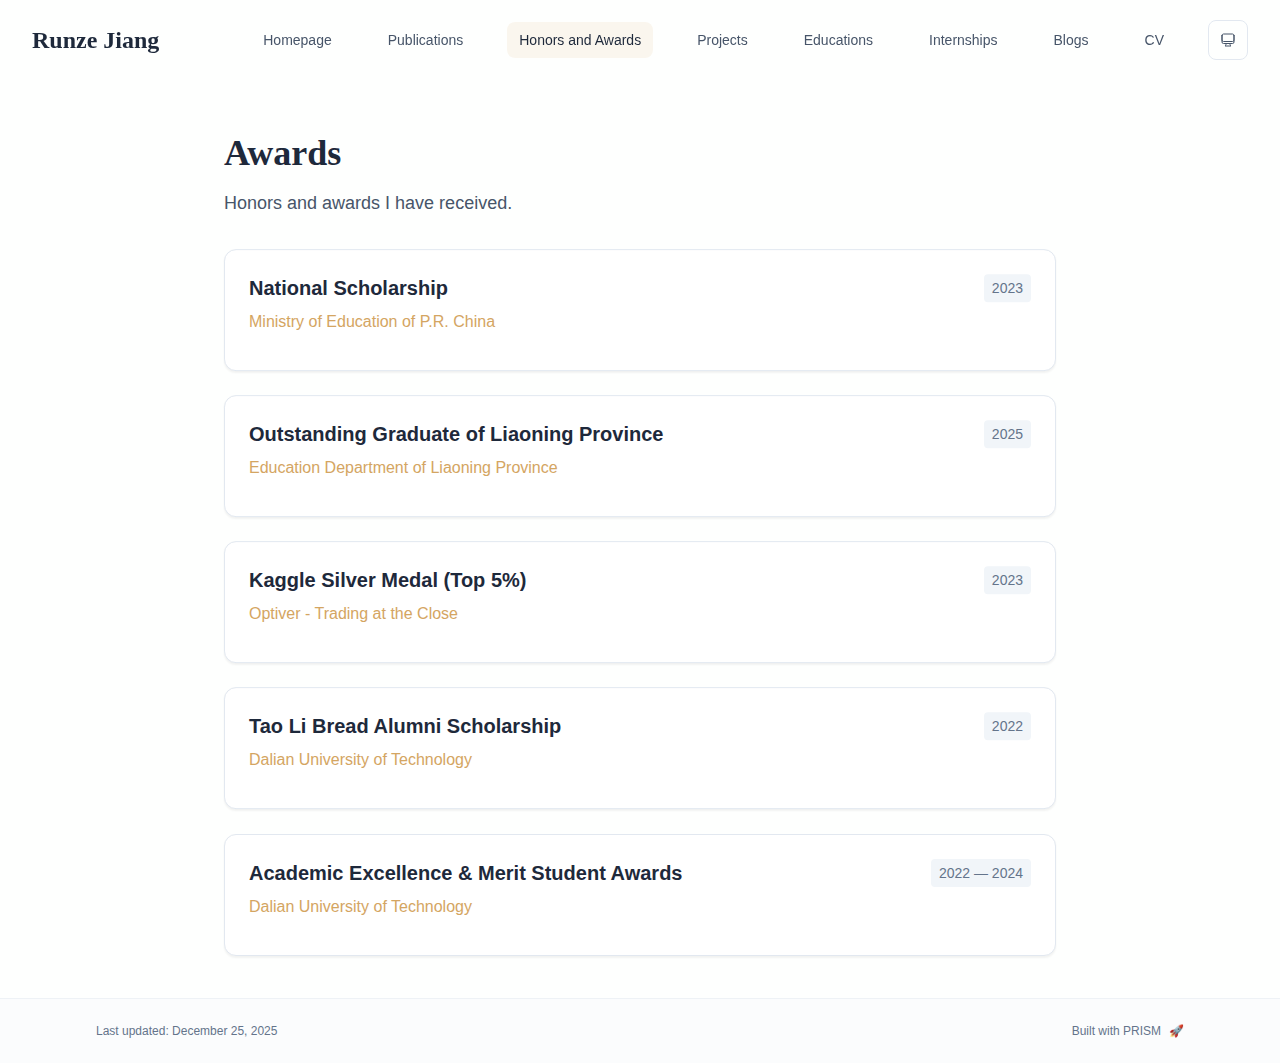
<file: awards/index.html>
<!DOCTYPE html><html lang="en" class="scroll-smooth"><head><meta charSet="utf-8"/><meta name="viewport" content="width=device-width, initial-scale=1"/><link rel="stylesheet" href="/_next/static/css/28154f56fbeaf6c5.css" data-precedence="next"/><link rel="preload" as="script" fetchPriority="low" href="/_next/static/chunks/webpack-b95981d9c54bffbb.js"/><script src="/_next/static/chunks/4bd1b696-0f7c9f1cb2b8ccb7.js" async=""></script><script src="/_next/static/chunks/684-4ee0729813f6ff6f.js" async=""></script><script src="/_next/static/chunks/main-app-4d07a09a720a792b.js" async=""></script><script src="/_next/static/chunks/589-135a8d6e059437fb.js" async=""></script><script src="/_next/static/chunks/540-64a4bd01a60a0bae.js" async=""></script><script src="/_next/static/chunks/app/layout-650008532b8efebc.js" async=""></script><script src="/_next/static/chunks/637-d7fcdec8f3d7f7fb.js" async=""></script><script src="/_next/static/chunks/234-13d1e3dfc04fc4cc.js" async=""></script><script src="/_next/static/chunks/911-62d93d817f29a883.js" async=""></script><script src="/_next/static/chunks/app/%5Bslug%5D/page-952de04d6f3235df.js" async=""></script><link rel="icon" href="/1F4AB.svg" type="image/svg+xml"/><link rel="dns-prefetch" href="https://google-fonts.jialeliu.com"/><link rel="preconnect" href="https://google-fonts.jialeliu.com" crossorigin=""/><link rel="preload" as="style" href="https://google-fonts.jialeliu.com/css2?family=Inter:wght@300;400;500;600;700&amp;family=Crimson+Text:ital,wght@0,400;0,600;1,400&amp;display=swap"/><link rel="stylesheet" id="gfonts-css" href="https://google-fonts.jialeliu.com/css2?family=Inter:wght@300;400;500;600;700&amp;family=Crimson+Text:ital,wght@0,400;0,600;1,400&amp;display=swap" media="print"/><script>
              (function(){
                var l = document.getElementById('gfonts-css');
                if (!l) return;
                if (l.media !== 'all') {
                  l.addEventListener('load', function(){ try { l.media = 'all'; } catch(e){} });
                }
              })();
            </script><noscript><link rel="stylesheet" href="https://google-fonts.jialeliu.com/css2?family=Inter:wght@300;400;500;600;700&amp;family=Crimson+Text:ital,wght@0,400;0,600;1,400&amp;display=swap"/></noscript><script>
              try {
                const theme = localStorage.getItem('theme-storage');
                const parsed = theme ? JSON.parse(theme) : null;
                const setting = parsed?.state?.theme || 'system';
                const prefersDark = typeof window !== 'undefined' && window.matchMedia && window.matchMedia('(prefers-color-scheme: dark)').matches;
                const effective = setting === 'dark' ? 'dark' : (setting === 'light' ? 'light' : (prefersDark ? 'dark' : 'light'));
                var root = document.documentElement;
                root.classList.add(effective);
                root.setAttribute('data-theme', effective);
              } catch (e) {
                var root = document.documentElement;
                root.classList.add('light');
                root.setAttribute('data-theme', 'light');
              }
            </script><title>Awards | Runze Jiang</title><meta name="description" content="Honors and awards I have received."/><meta name="author" content="Runze Jiang"/><meta name="keywords" content="Runze Jiang,PhD,Research,Peking University"/><meta name="creator" content="Runze Jiang"/><meta name="publisher" content="Runze Jiang"/><meta property="og:title" content="Runze Jiang"/><meta property="og:description" content="master student at the Peking University."/><meta property="og:site_name" content="Runze Jiang&#x27;s Academic Website"/><meta property="og:locale" content="en_US"/><meta property="og:type" content="website"/><meta name="twitter:card" content="summary"/><meta name="twitter:title" content="Runze Jiang"/><meta name="twitter:description" content="master student at the Peking University."/><link rel="icon" href="/1F4AB.svg"/><script>document.querySelectorAll('body link[rel="icon"], body link[rel="apple-touch-icon"]').forEach(el => document.head.appendChild(el))</script><script src="/_next/static/chunks/polyfills-42372ed130431b0a.js" noModule=""></script></head><body class="font-sans antialiased"><div style="visibility:hidden"><nav class="fixed top-0 left-0 right-0 z-50" data-headlessui-state=""><div class="transition-all duration-300 ease-out bg-transparent" style="transform:translateY(-100px)"><div class="max-w-7xl mx-auto px-4 sm:px-6 lg:px-8"><div class="flex justify-between items-center h-16 lg:h-20"><div class="flex-shrink-0" tabindex="0"><a class="text-xl lg:text-2xl font-serif font-semibold text-primary hover:text-accent transition-colors duration-200" href="/">Runze Jiang</a></div><div class="hidden lg:block"><div class="ml-10 flex items-center space-x-8"><div class="flex items-baseline space-x-8"><a class="relative px-3 py-2 text-sm font-medium transition-all duration-200 rounded hover:bg-accent/10 hover:shadow-sm text-neutral-600 hover:text-primary" href="/"><span class="relative z-10">Homepage</span></a><a class="relative px-3 py-2 text-sm font-medium transition-all duration-200 rounded hover:bg-accent/10 hover:shadow-sm text-neutral-600 hover:text-primary" href="/publications/"><span class="relative z-10">Publications</span></a><a class="relative px-3 py-2 text-sm font-medium transition-all duration-200 rounded hover:bg-accent/10 hover:shadow-sm text-primary" href="/awards/"><span class="relative z-10">Honors and Awards</span><div class="absolute inset-0 bg-accent/10 rounded-lg"></div></a><a class="relative px-3 py-2 text-sm font-medium transition-all duration-200 rounded hover:bg-accent/10 hover:shadow-sm text-neutral-600 hover:text-primary" href="/projects/"><span class="relative z-10">Projects</span></a><a class="relative px-3 py-2 text-sm font-medium transition-all duration-200 rounded hover:bg-accent/10 hover:shadow-sm text-neutral-600 hover:text-primary" href="/educations/"><span class="relative z-10">Educations</span></a><a class="relative px-3 py-2 text-sm font-medium transition-all duration-200 rounded hover:bg-accent/10 hover:shadow-sm text-neutral-600 hover:text-primary" href="/internships/"><span class="relative z-10">Internships</span></a><a class="relative px-3 py-2 text-sm font-medium transition-all duration-200 rounded hover:bg-accent/10 hover:shadow-sm text-neutral-600 hover:text-primary" href="/blogs/"><span class="relative z-10">Blogs</span></a><a class="relative px-3 py-2 text-sm font-medium transition-all duration-200 rounded hover:bg-accent/10 hover:shadow-sm text-neutral-600 hover:text-primary" href="/cv/"><span class="relative z-10">CV</span></a></div><div class="flex items-center justify-center w-10 h-10 rounded-lg border border-neutral-200 dark:border-[rgba(148,163,184,0.24)] bg-background dark:bg-neutral-800"><div class="w-4 h-4 rounded-full bg-neutral-300 animate-pulse"></div></div></div></div><div class="lg:hidden flex items-center space-x-2"><div class="flex items-center justify-center w-10 h-10 rounded-lg border border-neutral-200 dark:border-[rgba(148,163,184,0.24)] bg-background dark:bg-neutral-800"><div class="w-4 h-4 rounded-full bg-neutral-300 animate-pulse"></div></div><button class="inline-flex items-center justify-center p-2 rounded-md text-neutral-600 hover:text-primary hover:bg-neutral-100 dark:hover:bg-neutral-800 focus:outline-none focus:ring-2 focus:ring-inset focus:ring-accent transition-colors duration-200" id="headlessui-disclosure-button-«R5pdb»" type="button" aria-expanded="false" data-headlessui-state=""><span class="sr-only">Open main menu</span><div><svg xmlns="http://www.w3.org/2000/svg" fill="none" viewBox="0 0 24 24" stroke-width="1.5" stroke="currentColor" aria-hidden="true" data-slot="icon" class="block h-6 w-6"><path stroke-linecap="round" stroke-linejoin="round" d="M3.75 6.75h16.5M3.75 12h16.5m-16.5 5.25h16.5"></path></svg></div></button></div></div></div></div></nav><main class="min-h-screen pt-16 lg:pt-20"><div class="max-w-4xl mx-auto px-4 sm:px-6 lg:px-8 py-12"><div style="opacity:0;transform:translateY(20px)"><div class="mb-8"><h1 class="text-4xl font-serif font-bold text-primary mb-4">Awards</h1><p class="text-lg text-neutral-600 dark:text-neutral-500 max-w-2xl">Honors and awards I have received.</p></div><div class="grid gap-6"><div style="opacity:0;transform:translateY(20px)"><div class="bg-white dark:bg-neutral-900 p-6 rounded-xl shadow-sm border border-neutral-200 dark:border-neutral-800 hover:shadow-lg transition-all duration-200 hover:scale-[1.01]"><div class="flex justify-between items-start mb-2"><h3 class="text-xl font-semibold text-primary flex items-center gap-2">National Scholarship</h3><span class="text-sm text-neutral-500 font-medium bg-neutral-100 dark:bg-neutral-800 px-2 py-1 rounded">2023</span></div><p class="text-base text-accent font-medium mb-3">Ministry of Education of P.R. China</p></div></div><div style="opacity:0;transform:translateY(20px)"><div class="bg-white dark:bg-neutral-900 p-6 rounded-xl shadow-sm border border-neutral-200 dark:border-neutral-800 hover:shadow-lg transition-all duration-200 hover:scale-[1.01]"><div class="flex justify-between items-start mb-2"><h3 class="text-xl font-semibold text-primary flex items-center gap-2">Outstanding Graduate of Liaoning Province</h3><span class="text-sm text-neutral-500 font-medium bg-neutral-100 dark:bg-neutral-800 px-2 py-1 rounded">2025</span></div><p class="text-base text-accent font-medium mb-3">Education Department of Liaoning Province</p></div></div><div style="opacity:0;transform:translateY(20px)"><div class="bg-white dark:bg-neutral-900 p-6 rounded-xl shadow-sm border border-neutral-200 dark:border-neutral-800 hover:shadow-lg transition-all duration-200 hover:scale-[1.01]"><div class="flex justify-between items-start mb-2"><h3 class="text-xl font-semibold text-primary flex items-center gap-2">Kaggle Silver Medal (Top 5%)</h3><span class="text-sm text-neutral-500 font-medium bg-neutral-100 dark:bg-neutral-800 px-2 py-1 rounded">2023</span></div><p class="text-base text-accent font-medium mb-3">Optiver - Trading at the Close</p></div></div><div style="opacity:0;transform:translateY(20px)"><div class="bg-white dark:bg-neutral-900 p-6 rounded-xl shadow-sm border border-neutral-200 dark:border-neutral-800 hover:shadow-lg transition-all duration-200 hover:scale-[1.01]"><div class="flex justify-between items-start mb-2"><h3 class="text-xl font-semibold text-primary flex items-center gap-2">Tao Li Bread Alumni Scholarship</h3><span class="text-sm text-neutral-500 font-medium bg-neutral-100 dark:bg-neutral-800 px-2 py-1 rounded">2022</span></div><p class="text-base text-accent font-medium mb-3">Dalian University of Technology</p></div></div><div style="opacity:0;transform:translateY(20px)"><div class="bg-white dark:bg-neutral-900 p-6 rounded-xl shadow-sm border border-neutral-200 dark:border-neutral-800 hover:shadow-lg transition-all duration-200 hover:scale-[1.01]"><div class="flex justify-between items-start mb-2"><h3 class="text-xl font-semibold text-primary flex items-center gap-2">Academic Excellence &amp; Merit Student Awards</h3><span class="text-sm text-neutral-500 font-medium bg-neutral-100 dark:bg-neutral-800 px-2 py-1 rounded">2022 — 2024</span></div><p class="text-base text-accent font-medium mb-3">Dalian University of Technology</p></div></div></div></div></div><!--$--><!--/$--><!--$--><!--/$--></main><footer class="border-t border-neutral-200/50 bg-neutral-50/50 dark:bg-neutral-900/50 dark:border-neutral-700/50"><div class="max-w-6xl mx-auto px-4 sm:px-6 lg:px-8 py-6"><div class="flex flex-col sm:flex-row justify-between items-center gap-2"><p class="text-xs text-neutral-500">Last updated: <!-- -->December 25, 2025</p><p class="text-xs text-neutral-500 flex items-center"><a href="https://github.com/xyjoey/PRISM" target="_blank" rel="noopener noreferrer">Built with PRISM</a><span class="ml-2">🚀</span></p></div></div></footer></div><script src="/_next/static/chunks/webpack-b95981d9c54bffbb.js" async=""></script><script>(self.__next_f=self.__next_f||[]).push([0])</script><script>self.__next_f.push([1,"1:\"$Sreact.fragment\"\n2:I[83719,[\"589\",\"static/chunks/589-135a8d6e059437fb.js\",\"540\",\"static/chunks/540-64a4bd01a60a0bae.js\",\"177\",\"static/chunks/app/layout-650008532b8efebc.js\"],\"ThemeProvider\"]\n3:I[768,[\"589\",\"static/chunks/589-135a8d6e059437fb.js\",\"540\",\"static/chunks/540-64a4bd01a60a0bae.js\",\"177\",\"static/chunks/app/layout-650008532b8efebc.js\"],\"default\"]\n4:I[87555,[],\"\"]\n5:I[31295,[],\"\"]\n6:I[52548,[\"589\",\"static/chunks/589-135a8d6e059437fb.js\",\"540\",\"static/chunks/540-64a4bd01a60a0bae.js\",\"177\",\"static/chunks/app/layout-650008532b8efebc.js\"],\"default\"]\n8:I[59665,[],\"MetadataBoundary\"]\na:I[59665,[],\"OutletBoundary\"]\nd:I[74911,[],\"AsyncMetadataOutlet\"]\nf:I[59665,[],\"ViewportBoundary\"]\n11:I[26614,[],\"\"]\n:HL[\"/_next/static/css/28154f56fbeaf6c5.css\",\"style\"]\n"])</script><script>self.__next_f.push([1,"0:{\"P\":null,\"b\":\"JhMhaxxnYNlxe_djsUExs\",\"p\":\"\",\"c\":[\"\",\"awards\",\"\"],\"i\":false,\"f\":[[[\"\",{\"children\":[[\"slug\",\"awards\",\"d\"],{\"children\":[\"__PAGE__\",{}]}]},\"$undefined\",\"$undefined\",true],[\"\",[\"$\",\"$1\",\"c\",{\"children\":[[[\"$\",\"link\",\"0\",{\"rel\":\"stylesheet\",\"href\":\"/_next/static/css/28154f56fbeaf6c5.css\",\"precedence\":\"next\",\"crossOrigin\":\"$undefined\",\"nonce\":\"$undefined\"}]],[\"$\",\"html\",null,{\"lang\":\"en\",\"className\":\"scroll-smooth\",\"suppressHydrationWarning\":true,\"children\":[[\"$\",\"head\",null,{\"children\":[[\"$\",\"link\",null,{\"rel\":\"icon\",\"href\":\"/1F4AB.svg\",\"type\":\"image/svg+xml\"}],[\"$\",\"link\",null,{\"rel\":\"dns-prefetch\",\"href\":\"https://google-fonts.jialeliu.com\"}],[\"$\",\"link\",null,{\"rel\":\"preconnect\",\"href\":\"https://google-fonts.jialeliu.com\",\"crossOrigin\":\"\"}],[\"$\",\"link\",null,{\"rel\":\"preload\",\"as\":\"style\",\"href\":\"https://google-fonts.jialeliu.com/css2?family=Inter:wght@300;400;500;600;700\u0026family=Crimson+Text:ital,wght@0,400;0,600;1,400\u0026display=swap\"}],[\"$\",\"link\",null,{\"rel\":\"stylesheet\",\"id\":\"gfonts-css\",\"href\":\"https://google-fonts.jialeliu.com/css2?family=Inter:wght@300;400;500;600;700\u0026family=Crimson+Text:ital,wght@0,400;0,600;1,400\u0026display=swap\",\"media\":\"print\"}],[\"$\",\"script\",null,{\"dangerouslySetInnerHTML\":{\"__html\":\"\\n              (function(){\\n                var l = document.getElementById('gfonts-css');\\n                if (!l) return;\\n                if (l.media !== 'all') {\\n                  l.addEventListener('load', function(){ try { l.media = 'all'; } catch(e){} });\\n                }\\n              })();\\n            \"}}],[\"$\",\"noscript\",null,{\"children\":[\"$\",\"link\",null,{\"rel\":\"stylesheet\",\"href\":\"https://google-fonts.jialeliu.com/css2?family=Inter:wght@300;400;500;600;700\u0026family=Crimson+Text:ital,wght@0,400;0,600;1,400\u0026display=swap\"}]}],[\"$\",\"script\",null,{\"dangerouslySetInnerHTML\":{\"__html\":\"\\n              try {\\n                const theme = localStorage.getItem('theme-storage');\\n                const parsed = theme ? JSON.parse(theme) : null;\\n                const setting = parsed?.state?.theme || 'system';\\n                const prefersDark = typeof window !== 'undefined' \u0026\u0026 window.matchMedia \u0026\u0026 window.matchMedia('(prefers-color-scheme: dark)').matches;\\n                const effective = setting === 'dark' ? 'dark' : (setting === 'light' ? 'light' : (prefersDark ? 'dark' : 'light'));\\n                var root = document.documentElement;\\n                root.classList.add(effective);\\n                root.setAttribute('data-theme', effective);\\n              } catch (e) {\\n                var root = document.documentElement;\\n                root.classList.add('light');\\n                root.setAttribute('data-theme', 'light');\\n              }\\n            \"}}]]}],[\"$\",\"body\",null,{\"className\":\"font-sans antialiased\",\"children\":[\"$\",\"$L2\",null,{\"children\":[[\"$\",\"$L3\",null,{\"items\":[{\"title\":\"Homepage\",\"type\":\"page\",\"target\":\"about\",\"href\":\"/\"},{\"title\":\"Publications\",\"type\":\"page\",\"target\":\"publications\",\"href\":\"/publications\"},{\"title\":\"Honors and Awards\",\"type\":\"page\",\"target\":\"awards\",\"href\":\"/awards\"},{\"title\":\"Projects\",\"type\":\"page\",\"target\":\"projects\",\"href\":\"/projects\"},{\"title\":\"Educations\",\"type\":\"page\",\"target\":\"educations\",\"href\":\"/educations\"},{\"title\":\"Internships\",\"type\":\"page\",\"target\":\"internships\",\"href\":\"/internships\"},{\"title\":\"Blogs\",\"type\":\"page\",\"target\":\"blogs\",\"href\":\"/blogs\"},{\"title\":\"CV\",\"type\":\"page\",\"target\":\"cv\",\"href\":\"/cv\"}],\"siteTitle\":\"Runze Jiang\",\"enableOnePageMode\":false}],[\"$\",\"main\",null,{\"className\":\"min-h-screen pt-16 lg:pt-20\",\"children\":[\"$\",\"$L4\",null,{\"parallelRouterKey\":\"children\",\"error\":\"$undefined\",\"errorStyles\":\"$undefined\",\"errorScripts\":\"$undefined\",\"template\":[\"$\",\"$L5\",null,{}],\"templateStyles\":\"$undefined\",\"templateScripts\":\"$undefined\",\"notFound\":[[[\"$\",\"title\",null,{\"children\":\"404: This page could not be found.\"}],[\"$\",\"div\",null,{\"style\":{\"fontFamily\":\"system-ui,\\\"Segoe UI\\\",Roboto,Helvetica,Arial,sans-serif,\\\"Apple Color Emoji\\\",\\\"Segoe UI Emoji\\\"\",\"height\":\"100vh\",\"textAlign\":\"center\",\"display\":\"flex\",\"flexDirection\":\"column\",\"alignItems\":\"center\",\"justifyContent\":\"center\"},\"children\":[\"$\",\"div\",null,{\"children\":[[\"$\",\"style\",null,{\"dangerouslySetInnerHTML\":{\"__html\":\"body{color:#000;background:#fff;margin:0}.next-error-h1{border-right:1px solid rgba(0,0,0,.3)}@media (prefers-color-scheme:dark){body{color:#fff;background:#000}.next-error-h1{border-right:1px solid rgba(255,255,255,.3)}}\"}}],[\"$\",\"h1\",null,{\"className\":\"next-error-h1\",\"style\":{\"display\":\"inline-block\",\"margin\":\"0 20px 0 0\",\"padding\":\"0 23px 0 0\",\"fontSize\":24,\"fontWeight\":500,\"verticalAlign\":\"top\",\"lineHeight\":\"49px\"},\"children\":404}],[\"$\",\"div\",null,{\"style\":{\"display\":\"inline-block\"},\"children\":[\"$\",\"h2\",null,{\"style\":{\"fontSize\":14,\"fontWeight\":400,\"lineHeight\":\"49px\",\"margin\":0},\"children\":\"This page could not be found.\"}]}]]}]}]],[]],\"forbidden\":\"$undefined\",\"unauthorized\":\"$undefined\"}]}],[\"$\",\"$L6\",null,{\"lastUpdated\":\"December 25, 2025\"}]]}]}]]}]]}],{\"children\":[[\"slug\",\"awards\",\"d\"],[\"$\",\"$1\",\"c\",{\"children\":[null,[\"$\",\"$L4\",null,{\"parallelRouterKey\":\"children\",\"error\":\"$undefined\",\"errorStyles\":\"$undefined\",\"errorScripts\":\"$undefined\",\"template\":[\"$\",\"$L5\",null,{}],\"templateStyles\":\"$undefined\",\"templateScripts\":\"$undefined\",\"notFound\":\"$undefined\",\"forbidden\":\"$undefined\",\"unauthorized\":\"$undefined\"}]]}],{\"children\":[\"__PAGE__\",[\"$\",\"$1\",\"c\",{\"children\":[\"$L7\",[\"$\",\"$L8\",null,{\"children\":\"$L9\"}],null,[\"$\",\"$La\",null,{\"children\":[\"$Lb\",\"$Lc\",[\"$\",\"$Ld\",null,{\"promise\":\"$@e\"}]]}]]}],{},null,false]},null,false]},null,false],[\"$\",\"$1\",\"h\",{\"children\":[null,[\"$\",\"$1\",\"COkNxIckeJWTlnXOA1Qso\",{\"children\":[[\"$\",\"$Lf\",null,{\"children\":\"$L10\"}],null]}],null]}],false]],\"m\":\"$undefined\",\"G\":[\"$11\",\"$undefined\"],\"s\":false,\"S\":true}\n"])</script><script>self.__next_f.push([1,"12:\"$Sreact.suspense\"\n13:I[74911,[],\"AsyncMetadata\"]\n15:I[83684,[\"589\",\"static/chunks/589-135a8d6e059437fb.js\",\"637\",\"static/chunks/637-d7fcdec8f3d7f7fb.js\",\"234\",\"static/chunks/234-13d1e3dfc04fc4cc.js\",\"911\",\"static/chunks/911-62d93d817f29a883.js\",\"182\",\"static/chunks/app/%5Bslug%5D/page-952de04d6f3235df.js\"],\"default\"]\n9:[\"$\",\"$12\",null,{\"fallback\":null,\"children\":[\"$\",\"$L13\",null,{\"promise\":\"$@14\"}]}]\n7:[\"$\",\"div\",null,{\"className\":\"max-w-4xl mx-auto px-4 sm:px-6 lg:px-8 py-12\",\"children\":[false,false,[\"$\",\"$L15\",null,{\"config\":{\"type\":\"card\",\"title\":\"Awards\",\"description\":\"Honors and awards I have received.\",\"items\":[{\"title\":\"National Scholarship\",\"subtitle\":\"Ministry of Education of P.R. China\",\"date\":\"2023\"},{\"title\":\"Outstanding Graduate of Liaoning Province\",\"subtitle\":\"Education Department of Liaoning Province\",\"date\":\"2025\"},{\"title\":\"Kaggle Silver Medal (Top 5%)\",\"subtitle\":\"Optiver - Trading at the Close\",\"date\":\"2023\"},{\"title\":\"Tao Li Bread Alumni Scholarship\",\"subtitle\":\"Dalian University of Technology\",\"date\":\"2022\"},{\"title\":\"Academic Excellence \u0026 Merit Student Awards\",\"subtitle\":\"Dalian University of Technology\",\"date\":\"2022 — 2024\"}]}}],false]}]\n"])</script><script>self.__next_f.push([1,"c:null\n"])</script><script>self.__next_f.push([1,"10:[[\"$\",\"meta\",\"0\",{\"charSet\":\"utf-8\"}],[\"$\",\"meta\",\"1\",{\"name\":\"viewport\",\"content\":\"width=device-width, initial-scale=1\"}]]\nb:null\n"])</script><script>self.__next_f.push([1,"14:{\"metadata\":[[\"$\",\"title\",\"0\",{\"children\":\"Awards | Runze Jiang\"}],[\"$\",\"meta\",\"1\",{\"name\":\"description\",\"content\":\"Honors and awards I have received.\"}],[\"$\",\"meta\",\"2\",{\"name\":\"author\",\"content\":\"Runze Jiang\"}],[\"$\",\"meta\",\"3\",{\"name\":\"keywords\",\"content\":\"Runze Jiang,PhD,Research,Peking University\"}],[\"$\",\"meta\",\"4\",{\"name\":\"creator\",\"content\":\"Runze Jiang\"}],[\"$\",\"meta\",\"5\",{\"name\":\"publisher\",\"content\":\"Runze Jiang\"}],[\"$\",\"meta\",\"6\",{\"property\":\"og:title\",\"content\":\"Runze Jiang\"}],[\"$\",\"meta\",\"7\",{\"property\":\"og:description\",\"content\":\"master student at the Peking University.\"}],[\"$\",\"meta\",\"8\",{\"property\":\"og:site_name\",\"content\":\"Runze Jiang's Academic Website\"}],[\"$\",\"meta\",\"9\",{\"property\":\"og:locale\",\"content\":\"en_US\"}],[\"$\",\"meta\",\"10\",{\"property\":\"og:type\",\"content\":\"website\"}],[\"$\",\"meta\",\"11\",{\"name\":\"twitter:card\",\"content\":\"summary\"}],[\"$\",\"meta\",\"12\",{\"name\":\"twitter:title\",\"content\":\"Runze Jiang\"}],[\"$\",\"meta\",\"13\",{\"name\":\"twitter:description\",\"content\":\"master student at the Peking University.\"}],[\"$\",\"link\",\"14\",{\"rel\":\"icon\",\"href\":\"/1F4AB.svg\"}]],\"error\":null,\"digest\":\"$undefined\"}\ne:{\"metadata\":\"$14:metadata\",\"error\":null,\"digest\":\"$undefined\"}\n"])</script></body></html>
</file>
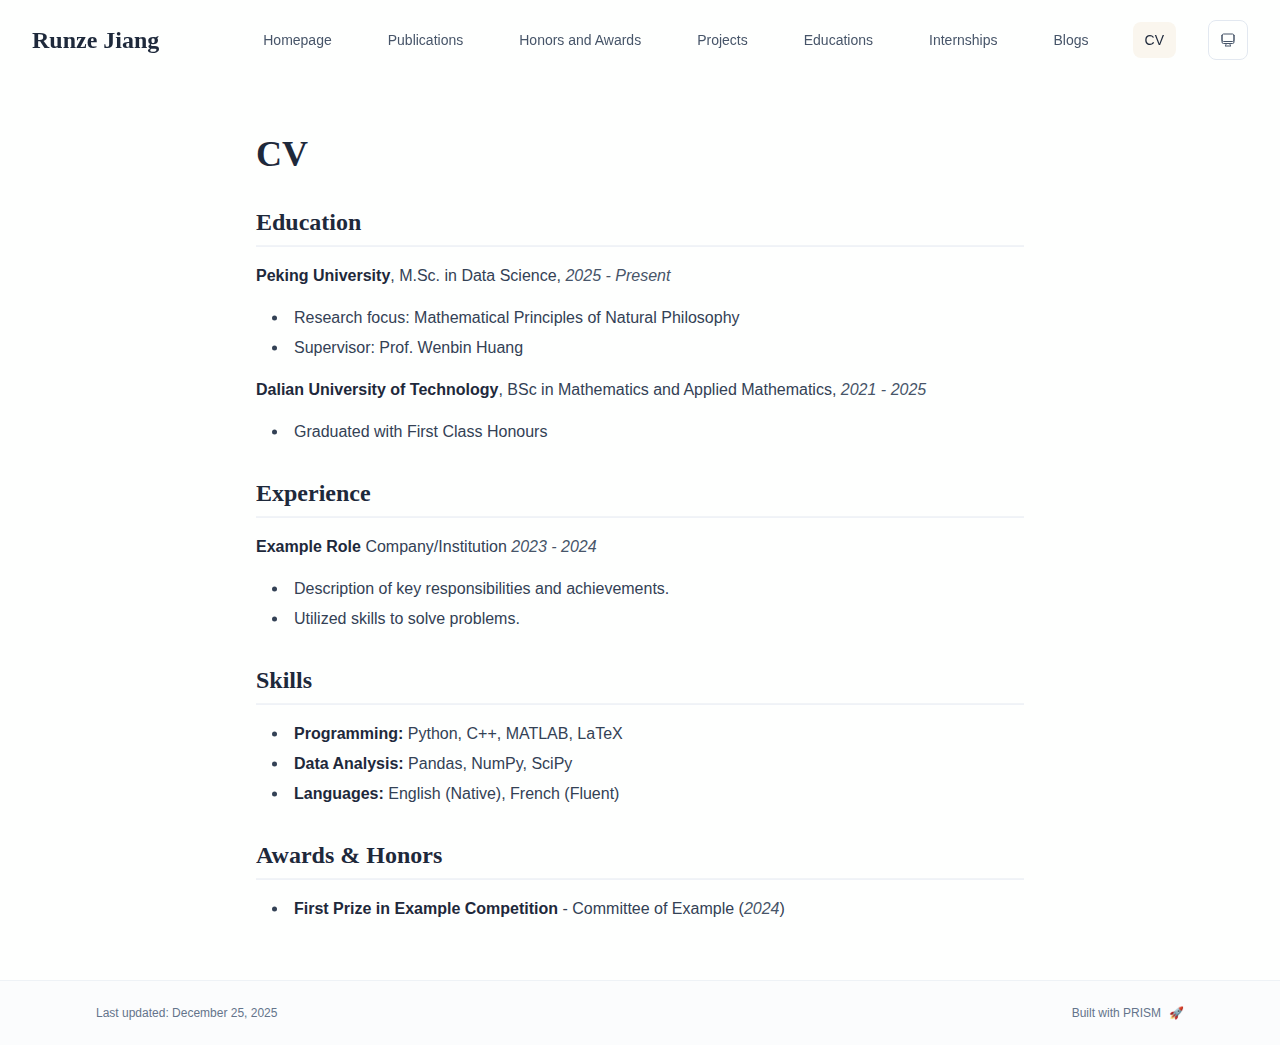
<file: cv/index.html>
<!DOCTYPE html><html lang="en" class="scroll-smooth"><head><meta charSet="utf-8"/><meta name="viewport" content="width=device-width, initial-scale=1"/><link rel="stylesheet" href="/_next/static/css/28154f56fbeaf6c5.css" data-precedence="next"/><link rel="preload" as="script" fetchPriority="low" href="/_next/static/chunks/webpack-b95981d9c54bffbb.js"/><script src="/_next/static/chunks/4bd1b696-0f7c9f1cb2b8ccb7.js" async=""></script><script src="/_next/static/chunks/684-4ee0729813f6ff6f.js" async=""></script><script src="/_next/static/chunks/main-app-4d07a09a720a792b.js" async=""></script><script src="/_next/static/chunks/589-135a8d6e059437fb.js" async=""></script><script src="/_next/static/chunks/540-64a4bd01a60a0bae.js" async=""></script><script src="/_next/static/chunks/app/layout-650008532b8efebc.js" async=""></script><script src="/_next/static/chunks/637-d7fcdec8f3d7f7fb.js" async=""></script><script src="/_next/static/chunks/234-13d1e3dfc04fc4cc.js" async=""></script><script src="/_next/static/chunks/911-62d93d817f29a883.js" async=""></script><script src="/_next/static/chunks/app/%5Bslug%5D/page-952de04d6f3235df.js" async=""></script><link rel="icon" href="/1F4AB.svg" type="image/svg+xml"/><link rel="dns-prefetch" href="https://google-fonts.jialeliu.com"/><link rel="preconnect" href="https://google-fonts.jialeliu.com" crossorigin=""/><link rel="preload" as="style" href="https://google-fonts.jialeliu.com/css2?family=Inter:wght@300;400;500;600;700&amp;family=Crimson+Text:ital,wght@0,400;0,600;1,400&amp;display=swap"/><link rel="stylesheet" id="gfonts-css" href="https://google-fonts.jialeliu.com/css2?family=Inter:wght@300;400;500;600;700&amp;family=Crimson+Text:ital,wght@0,400;0,600;1,400&amp;display=swap" media="print"/><script>
              (function(){
                var l = document.getElementById('gfonts-css');
                if (!l) return;
                if (l.media !== 'all') {
                  l.addEventListener('load', function(){ try { l.media = 'all'; } catch(e){} });
                }
              })();
            </script><noscript><link rel="stylesheet" href="https://google-fonts.jialeliu.com/css2?family=Inter:wght@300;400;500;600;700&amp;family=Crimson+Text:ital,wght@0,400;0,600;1,400&amp;display=swap"/></noscript><script>
              try {
                const theme = localStorage.getItem('theme-storage');
                const parsed = theme ? JSON.parse(theme) : null;
                const setting = parsed?.state?.theme || 'system';
                const prefersDark = typeof window !== 'undefined' && window.matchMedia && window.matchMedia('(prefers-color-scheme: dark)').matches;
                const effective = setting === 'dark' ? 'dark' : (setting === 'light' ? 'light' : (prefersDark ? 'dark' : 'light'));
                var root = document.documentElement;
                root.classList.add(effective);
                root.setAttribute('data-theme', effective);
              } catch (e) {
                var root = document.documentElement;
                root.classList.add('light');
                root.setAttribute('data-theme', 'light');
              }
            </script><title>CV | Runze Jiang</title><meta name="author" content="Runze Jiang"/><meta name="keywords" content="Runze Jiang,PhD,Research,Peking University"/><meta name="creator" content="Runze Jiang"/><meta name="publisher" content="Runze Jiang"/><meta property="og:title" content="Runze Jiang"/><meta property="og:description" content="master student at the Peking University."/><meta property="og:site_name" content="Runze Jiang&#x27;s Academic Website"/><meta property="og:locale" content="en_US"/><meta property="og:type" content="website"/><meta name="twitter:card" content="summary"/><meta name="twitter:title" content="Runze Jiang"/><meta name="twitter:description" content="master student at the Peking University."/><link rel="icon" href="/1F4AB.svg"/><script>document.querySelectorAll('body link[rel="icon"], body link[rel="apple-touch-icon"]').forEach(el => document.head.appendChild(el))</script><script src="/_next/static/chunks/polyfills-42372ed130431b0a.js" noModule=""></script></head><body class="font-sans antialiased"><div style="visibility:hidden"><nav class="fixed top-0 left-0 right-0 z-50" data-headlessui-state=""><div class="transition-all duration-300 ease-out bg-transparent" style="transform:translateY(-100px)"><div class="max-w-7xl mx-auto px-4 sm:px-6 lg:px-8"><div class="flex justify-between items-center h-16 lg:h-20"><div class="flex-shrink-0" tabindex="0"><a class="text-xl lg:text-2xl font-serif font-semibold text-primary hover:text-accent transition-colors duration-200" href="/">Runze Jiang</a></div><div class="hidden lg:block"><div class="ml-10 flex items-center space-x-8"><div class="flex items-baseline space-x-8"><a class="relative px-3 py-2 text-sm font-medium transition-all duration-200 rounded hover:bg-accent/10 hover:shadow-sm text-neutral-600 hover:text-primary" href="/"><span class="relative z-10">Homepage</span></a><a class="relative px-3 py-2 text-sm font-medium transition-all duration-200 rounded hover:bg-accent/10 hover:shadow-sm text-neutral-600 hover:text-primary" href="/publications/"><span class="relative z-10">Publications</span></a><a class="relative px-3 py-2 text-sm font-medium transition-all duration-200 rounded hover:bg-accent/10 hover:shadow-sm text-neutral-600 hover:text-primary" href="/awards/"><span class="relative z-10">Honors and Awards</span></a><a class="relative px-3 py-2 text-sm font-medium transition-all duration-200 rounded hover:bg-accent/10 hover:shadow-sm text-neutral-600 hover:text-primary" href="/projects/"><span class="relative z-10">Projects</span></a><a class="relative px-3 py-2 text-sm font-medium transition-all duration-200 rounded hover:bg-accent/10 hover:shadow-sm text-neutral-600 hover:text-primary" href="/educations/"><span class="relative z-10">Educations</span></a><a class="relative px-3 py-2 text-sm font-medium transition-all duration-200 rounded hover:bg-accent/10 hover:shadow-sm text-neutral-600 hover:text-primary" href="/internships/"><span class="relative z-10">Internships</span></a><a class="relative px-3 py-2 text-sm font-medium transition-all duration-200 rounded hover:bg-accent/10 hover:shadow-sm text-neutral-600 hover:text-primary" href="/blogs/"><span class="relative z-10">Blogs</span></a><a class="relative px-3 py-2 text-sm font-medium transition-all duration-200 rounded hover:bg-accent/10 hover:shadow-sm text-primary" href="/cv/"><span class="relative z-10">CV</span><div class="absolute inset-0 bg-accent/10 rounded-lg"></div></a></div><div class="flex items-center justify-center w-10 h-10 rounded-lg border border-neutral-200 dark:border-[rgba(148,163,184,0.24)] bg-background dark:bg-neutral-800"><div class="w-4 h-4 rounded-full bg-neutral-300 animate-pulse"></div></div></div></div><div class="lg:hidden flex items-center space-x-2"><div class="flex items-center justify-center w-10 h-10 rounded-lg border border-neutral-200 dark:border-[rgba(148,163,184,0.24)] bg-background dark:bg-neutral-800"><div class="w-4 h-4 rounded-full bg-neutral-300 animate-pulse"></div></div><button class="inline-flex items-center justify-center p-2 rounded-md text-neutral-600 hover:text-primary hover:bg-neutral-100 dark:hover:bg-neutral-800 focus:outline-none focus:ring-2 focus:ring-inset focus:ring-accent transition-colors duration-200" id="headlessui-disclosure-button-«R5pdb»" type="button" aria-expanded="false" data-headlessui-state=""><span class="sr-only">Open main menu</span><div><svg xmlns="http://www.w3.org/2000/svg" fill="none" viewBox="0 0 24 24" stroke-width="1.5" stroke="currentColor" aria-hidden="true" data-slot="icon" class="block h-6 w-6"><path stroke-linecap="round" stroke-linejoin="round" d="M3.75 6.75h16.5M3.75 12h16.5m-16.5 5.25h16.5"></path></svg></div></button></div></div></div></div></nav><main class="min-h-screen pt-16 lg:pt-20"><div class="max-w-4xl mx-auto px-4 sm:px-6 lg:px-8 py-12"><div class="max-w-3xl mx-auto" style="opacity:0;transform:translateY(20px)"><h1 class="text-4xl font-serif font-bold text-primary mb-4">CV</h1><div class="text-neutral-700 dark:text-neutral-600 leading-relaxed"><h2 class="text-2xl font-serif font-bold text-primary mt-8 mb-4 border-b border-neutral-200 dark:border-neutral-800 pb-2">Education</h2>
<p class="mb-4 last:mb-0"><strong class="font-semibold text-primary">Peking University</strong>, M.Sc. in Data Science, <em class="italic text-neutral-600 dark:text-neutral-500">2025 - Present</em></p>
<ul class="list-disc list-inside mb-4 space-y-1 ml-4">
<li class="mb-1">Research focus: Mathematical Principles of Natural Philosophy</li>
<li class="mb-1">Supervisor: Prof. Wenbin Huang</li>
</ul>
<p class="mb-4 last:mb-0"><strong class="font-semibold text-primary">Dalian University of Technology</strong>, BSc in Mathematics and Applied Mathematics, <em class="italic text-neutral-600 dark:text-neutral-500">2021 - 2025</em></p>
<ul class="list-disc list-inside mb-4 space-y-1 ml-4">
<li class="mb-1">Graduated with First Class Honours</li>
</ul>
<h2 class="text-2xl font-serif font-bold text-primary mt-8 mb-4 border-b border-neutral-200 dark:border-neutral-800 pb-2">Experience</h2>
<p class="mb-4 last:mb-0"><strong class="font-semibold text-primary">Example Role</strong>
Company/Institution
<em class="italic text-neutral-600 dark:text-neutral-500">2023 - 2024</em></p>
<ul class="list-disc list-inside mb-4 space-y-1 ml-4">
<li class="mb-1">Description of key responsibilities and achievements.</li>
<li class="mb-1">Utilized skills to solve problems.</li>
</ul>
<h2 class="text-2xl font-serif font-bold text-primary mt-8 mb-4 border-b border-neutral-200 dark:border-neutral-800 pb-2">Skills</h2>
<ul class="list-disc list-inside mb-4 space-y-1 ml-4">
<li class="mb-1"><strong class="font-semibold text-primary">Programming:</strong> Python, C++, MATLAB, LaTeX</li>
<li class="mb-1"><strong class="font-semibold text-primary">Data Analysis:</strong> Pandas, NumPy, SciPy</li>
<li class="mb-1"><strong class="font-semibold text-primary">Languages:</strong> English (Native), French (Fluent)</li>
</ul>
<h2 class="text-2xl font-serif font-bold text-primary mt-8 mb-4 border-b border-neutral-200 dark:border-neutral-800 pb-2">Awards &amp; Honors</h2>
<ul class="list-disc list-inside mb-4 space-y-1 ml-4">
<li class="mb-1"><strong class="font-semibold text-primary">First Prize in Example Competition</strong> - Committee of Example (<em class="italic text-neutral-600 dark:text-neutral-500">2024</em>)</li>
</ul></div></div></div><!--$--><!--/$--><!--$--><!--/$--></main><footer class="border-t border-neutral-200/50 bg-neutral-50/50 dark:bg-neutral-900/50 dark:border-neutral-700/50"><div class="max-w-6xl mx-auto px-4 sm:px-6 lg:px-8 py-6"><div class="flex flex-col sm:flex-row justify-between items-center gap-2"><p class="text-xs text-neutral-500">Last updated: <!-- -->December 25, 2025</p><p class="text-xs text-neutral-500 flex items-center"><a href="https://github.com/xyjoey/PRISM" target="_blank" rel="noopener noreferrer">Built with PRISM</a><span class="ml-2">🚀</span></p></div></div></footer></div><script src="/_next/static/chunks/webpack-b95981d9c54bffbb.js" async=""></script><script>(self.__next_f=self.__next_f||[]).push([0])</script><script>self.__next_f.push([1,"1:\"$Sreact.fragment\"\n2:I[83719,[\"589\",\"static/chunks/589-135a8d6e059437fb.js\",\"540\",\"static/chunks/540-64a4bd01a60a0bae.js\",\"177\",\"static/chunks/app/layout-650008532b8efebc.js\"],\"ThemeProvider\"]\n3:I[768,[\"589\",\"static/chunks/589-135a8d6e059437fb.js\",\"540\",\"static/chunks/540-64a4bd01a60a0bae.js\",\"177\",\"static/chunks/app/layout-650008532b8efebc.js\"],\"default\"]\n4:I[87555,[],\"\"]\n5:I[31295,[],\"\"]\n6:I[52548,[\"589\",\"static/chunks/589-135a8d6e059437fb.js\",\"540\",\"static/chunks/540-64a4bd01a60a0bae.js\",\"177\",\"static/chunks/app/layout-650008532b8efebc.js\"],\"default\"]\n8:I[59665,[],\"MetadataBoundary\"]\na:I[59665,[],\"OutletBoundary\"]\nd:I[74911,[],\"AsyncMetadataOutlet\"]\nf:I[59665,[],\"ViewportBoundary\"]\n11:I[26614,[],\"\"]\n:HL[\"/_next/static/css/28154f56fbeaf6c5.css\",\"style\"]\n"])</script><script>self.__next_f.push([1,"0:{\"P\":null,\"b\":\"JhMhaxxnYNlxe_djsUExs\",\"p\":\"\",\"c\":[\"\",\"cv\",\"\"],\"i\":false,\"f\":[[[\"\",{\"children\":[[\"slug\",\"cv\",\"d\"],{\"children\":[\"__PAGE__\",{}]}]},\"$undefined\",\"$undefined\",true],[\"\",[\"$\",\"$1\",\"c\",{\"children\":[[[\"$\",\"link\",\"0\",{\"rel\":\"stylesheet\",\"href\":\"/_next/static/css/28154f56fbeaf6c5.css\",\"precedence\":\"next\",\"crossOrigin\":\"$undefined\",\"nonce\":\"$undefined\"}]],[\"$\",\"html\",null,{\"lang\":\"en\",\"className\":\"scroll-smooth\",\"suppressHydrationWarning\":true,\"children\":[[\"$\",\"head\",null,{\"children\":[[\"$\",\"link\",null,{\"rel\":\"icon\",\"href\":\"/1F4AB.svg\",\"type\":\"image/svg+xml\"}],[\"$\",\"link\",null,{\"rel\":\"dns-prefetch\",\"href\":\"https://google-fonts.jialeliu.com\"}],[\"$\",\"link\",null,{\"rel\":\"preconnect\",\"href\":\"https://google-fonts.jialeliu.com\",\"crossOrigin\":\"\"}],[\"$\",\"link\",null,{\"rel\":\"preload\",\"as\":\"style\",\"href\":\"https://google-fonts.jialeliu.com/css2?family=Inter:wght@300;400;500;600;700\u0026family=Crimson+Text:ital,wght@0,400;0,600;1,400\u0026display=swap\"}],[\"$\",\"link\",null,{\"rel\":\"stylesheet\",\"id\":\"gfonts-css\",\"href\":\"https://google-fonts.jialeliu.com/css2?family=Inter:wght@300;400;500;600;700\u0026family=Crimson+Text:ital,wght@0,400;0,600;1,400\u0026display=swap\",\"media\":\"print\"}],[\"$\",\"script\",null,{\"dangerouslySetInnerHTML\":{\"__html\":\"\\n              (function(){\\n                var l = document.getElementById('gfonts-css');\\n                if (!l) return;\\n                if (l.media !== 'all') {\\n                  l.addEventListener('load', function(){ try { l.media = 'all'; } catch(e){} });\\n                }\\n              })();\\n            \"}}],[\"$\",\"noscript\",null,{\"children\":[\"$\",\"link\",null,{\"rel\":\"stylesheet\",\"href\":\"https://google-fonts.jialeliu.com/css2?family=Inter:wght@300;400;500;600;700\u0026family=Crimson+Text:ital,wght@0,400;0,600;1,400\u0026display=swap\"}]}],[\"$\",\"script\",null,{\"dangerouslySetInnerHTML\":{\"__html\":\"\\n              try {\\n                const theme = localStorage.getItem('theme-storage');\\n                const parsed = theme ? JSON.parse(theme) : null;\\n                const setting = parsed?.state?.theme || 'system';\\n                const prefersDark = typeof window !== 'undefined' \u0026\u0026 window.matchMedia \u0026\u0026 window.matchMedia('(prefers-color-scheme: dark)').matches;\\n                const effective = setting === 'dark' ? 'dark' : (setting === 'light' ? 'light' : (prefersDark ? 'dark' : 'light'));\\n                var root = document.documentElement;\\n                root.classList.add(effective);\\n                root.setAttribute('data-theme', effective);\\n              } catch (e) {\\n                var root = document.documentElement;\\n                root.classList.add('light');\\n                root.setAttribute('data-theme', 'light');\\n              }\\n            \"}}]]}],[\"$\",\"body\",null,{\"className\":\"font-sans antialiased\",\"children\":[\"$\",\"$L2\",null,{\"children\":[[\"$\",\"$L3\",null,{\"items\":[{\"title\":\"Homepage\",\"type\":\"page\",\"target\":\"about\",\"href\":\"/\"},{\"title\":\"Publications\",\"type\":\"page\",\"target\":\"publications\",\"href\":\"/publications\"},{\"title\":\"Honors and Awards\",\"type\":\"page\",\"target\":\"awards\",\"href\":\"/awards\"},{\"title\":\"Projects\",\"type\":\"page\",\"target\":\"projects\",\"href\":\"/projects\"},{\"title\":\"Educations\",\"type\":\"page\",\"target\":\"educations\",\"href\":\"/educations\"},{\"title\":\"Internships\",\"type\":\"page\",\"target\":\"internships\",\"href\":\"/internships\"},{\"title\":\"Blogs\",\"type\":\"page\",\"target\":\"blogs\",\"href\":\"/blogs\"},{\"title\":\"CV\",\"type\":\"page\",\"target\":\"cv\",\"href\":\"/cv\"}],\"siteTitle\":\"Runze Jiang\",\"enableOnePageMode\":false}],[\"$\",\"main\",null,{\"className\":\"min-h-screen pt-16 lg:pt-20\",\"children\":[\"$\",\"$L4\",null,{\"parallelRouterKey\":\"children\",\"error\":\"$undefined\",\"errorStyles\":\"$undefined\",\"errorScripts\":\"$undefined\",\"template\":[\"$\",\"$L5\",null,{}],\"templateStyles\":\"$undefined\",\"templateScripts\":\"$undefined\",\"notFound\":[[[\"$\",\"title\",null,{\"children\":\"404: This page could not be found.\"}],[\"$\",\"div\",null,{\"style\":{\"fontFamily\":\"system-ui,\\\"Segoe UI\\\",Roboto,Helvetica,Arial,sans-serif,\\\"Apple Color Emoji\\\",\\\"Segoe UI Emoji\\\"\",\"height\":\"100vh\",\"textAlign\":\"center\",\"display\":\"flex\",\"flexDirection\":\"column\",\"alignItems\":\"center\",\"justifyContent\":\"center\"},\"children\":[\"$\",\"div\",null,{\"children\":[[\"$\",\"style\",null,{\"dangerouslySetInnerHTML\":{\"__html\":\"body{color:#000;background:#fff;margin:0}.next-error-h1{border-right:1px solid rgba(0,0,0,.3)}@media (prefers-color-scheme:dark){body{color:#fff;background:#000}.next-error-h1{border-right:1px solid rgba(255,255,255,.3)}}\"}}],[\"$\",\"h1\",null,{\"className\":\"next-error-h1\",\"style\":{\"display\":\"inline-block\",\"margin\":\"0 20px 0 0\",\"padding\":\"0 23px 0 0\",\"fontSize\":24,\"fontWeight\":500,\"verticalAlign\":\"top\",\"lineHeight\":\"49px\"},\"children\":404}],[\"$\",\"div\",null,{\"style\":{\"display\":\"inline-block\"},\"children\":[\"$\",\"h2\",null,{\"style\":{\"fontSize\":14,\"fontWeight\":400,\"lineHeight\":\"49px\",\"margin\":0},\"children\":\"This page could not be found.\"}]}]]}]}]],[]],\"forbidden\":\"$undefined\",\"unauthorized\":\"$undefined\"}]}],[\"$\",\"$L6\",null,{\"lastUpdated\":\"December 25, 2025\"}]]}]}]]}]]}],{\"children\":[[\"slug\",\"cv\",\"d\"],[\"$\",\"$1\",\"c\",{\"children\":[null,[\"$\",\"$L4\",null,{\"parallelRouterKey\":\"children\",\"error\":\"$undefined\",\"errorStyles\":\"$undefined\",\"errorScripts\":\"$undefined\",\"template\":[\"$\",\"$L5\",null,{}],\"templateStyles\":\"$undefined\",\"templateScripts\":\"$undefined\",\"notFound\":\"$undefined\",\"forbidden\":\"$undefined\",\"unauthorized\":\"$undefined\"}]]}],{\"children\":[\"__PAGE__\",[\"$\",\"$1\",\"c\",{\"children\":[\"$L7\",[\"$\",\"$L8\",null,{\"children\":\"$L9\"}],null,[\"$\",\"$La\",null,{\"children\":[\"$Lb\",\"$Lc\",[\"$\",\"$Ld\",null,{\"promise\":\"$@e\"}]]}]]}],{},null,false]},null,false]},null,false],[\"$\",\"$1\",\"h\",{\"children\":[null,[\"$\",\"$1\",\"bsy3xTwboLWUiHhpDtUFk\",{\"children\":[[\"$\",\"$Lf\",null,{\"children\":\"$L10\"}],null]}],null]}],false]],\"m\":\"$undefined\",\"G\":[\"$11\",\"$undefined\"],\"s\":false,\"S\":true}\n"])</script><script>self.__next_f.push([1,"12:\"$Sreact.suspense\"\n13:I[74911,[],\"AsyncMetadata\"]\n15:I[4059,[\"589\",\"static/chunks/589-135a8d6e059437fb.js\",\"637\",\"static/chunks/637-d7fcdec8f3d7f7fb.js\",\"234\",\"static/chunks/234-13d1e3dfc04fc4cc.js\",\"911\",\"static/chunks/911-62d93d817f29a883.js\",\"182\",\"static/chunks/app/%5Bslug%5D/page-952de04d6f3235df.js\"],\"default\"]\n9:[\"$\",\"$12\",null,{\"fallback\":null,\"children\":[\"$\",\"$L13\",null,{\"promise\":\"$@14\"}]}]\n7:[\"$\",\"div\",null,{\"className\":\"max-w-4xl mx-auto px-4 sm:px-6 lg:px-8 py-12\",\"children\":[false,[\"$\",\"$L15\",null,{\"config\":{\"type\":\"text\",\"title\":\"CV\",\"source\":\"cv.md\"},\"content\":\"## Education\\r\\n\\r\\n**Peking University**, M.Sc. in Data Science, *2025 - Present*\\r\\n- Research focus: Mathematical Principles of Natural Philosophy\\r\\n- Supervisor: Prof. Wenbin Huang\\r\\n\\r\\n**Dalian University of Technology**, BSc in Mathematics and Applied Mathematics, *2021 - 2025*\\r\\n- Graduated with First Class Honours\\r\\n\\r\\n## Experience\\r\\n\\r\\n**Example Role**\\r\\nCompany/Institution\\r\\n*2023 - 2024*\\r\\n- Description of key responsibilities and achievements.\\r\\n- Utilized skills to solve problems.\\r\\n\\r\\n## Skills\\r\\n\\r\\n- **Programming:** Python, C++, MATLAB, LaTeX\\r\\n- **Data Analysis:** Pandas, NumPy, SciPy\\r\\n- **Languages:** English (Native), French (Fluent)\\r\\n\\r\\n## Awards \u0026 Honors\\r\\n\\r\\n- **First Prize in Example Competition** - Committee of Example (*2024*)\\r\\n\"}],false,false]}]\n"])</script><script>self.__next_f.push([1,"c:null\n"])</script><script>self.__next_f.push([1,"10:[[\"$\",\"meta\",\"0\",{\"charSet\":\"utf-8\"}],[\"$\",\"meta\",\"1\",{\"name\":\"viewport\",\"content\":\"width=device-width, initial-scale=1\"}]]\nb:null\n"])</script><script>self.__next_f.push([1,"14:{\"metadata\":[[\"$\",\"title\",\"0\",{\"children\":\"CV | Runze Jiang\"}],[\"$\",\"meta\",\"1\",{\"name\":\"author\",\"content\":\"Runze Jiang\"}],[\"$\",\"meta\",\"2\",{\"name\":\"keywords\",\"content\":\"Runze Jiang,PhD,Research,Peking University\"}],[\"$\",\"meta\",\"3\",{\"name\":\"creator\",\"content\":\"Runze Jiang\"}],[\"$\",\"meta\",\"4\",{\"name\":\"publisher\",\"content\":\"Runze Jiang\"}],[\"$\",\"meta\",\"5\",{\"property\":\"og:title\",\"content\":\"Runze Jiang\"}],[\"$\",\"meta\",\"6\",{\"property\":\"og:description\",\"content\":\"master student at the Peking University.\"}],[\"$\",\"meta\",\"7\",{\"property\":\"og:site_name\",\"content\":\"Runze Jiang's Academic Website\"}],[\"$\",\"meta\",\"8\",{\"property\":\"og:locale\",\"content\":\"en_US\"}],[\"$\",\"meta\",\"9\",{\"property\":\"og:type\",\"content\":\"website\"}],[\"$\",\"meta\",\"10\",{\"name\":\"twitter:card\",\"content\":\"summary\"}],[\"$\",\"meta\",\"11\",{\"name\":\"twitter:title\",\"content\":\"Runze Jiang\"}],[\"$\",\"meta\",\"12\",{\"name\":\"twitter:description\",\"content\":\"master student at the Peking University.\"}],[\"$\",\"link\",\"13\",{\"rel\":\"icon\",\"href\":\"/1F4AB.svg\"}]],\"error\":null,\"digest\":\"$undefined\"}\ne:{\"metadata\":\"$14:metadata\",\"error\":null,\"digest\":\"$undefined\"}\n"])</script></body></html>
</file>
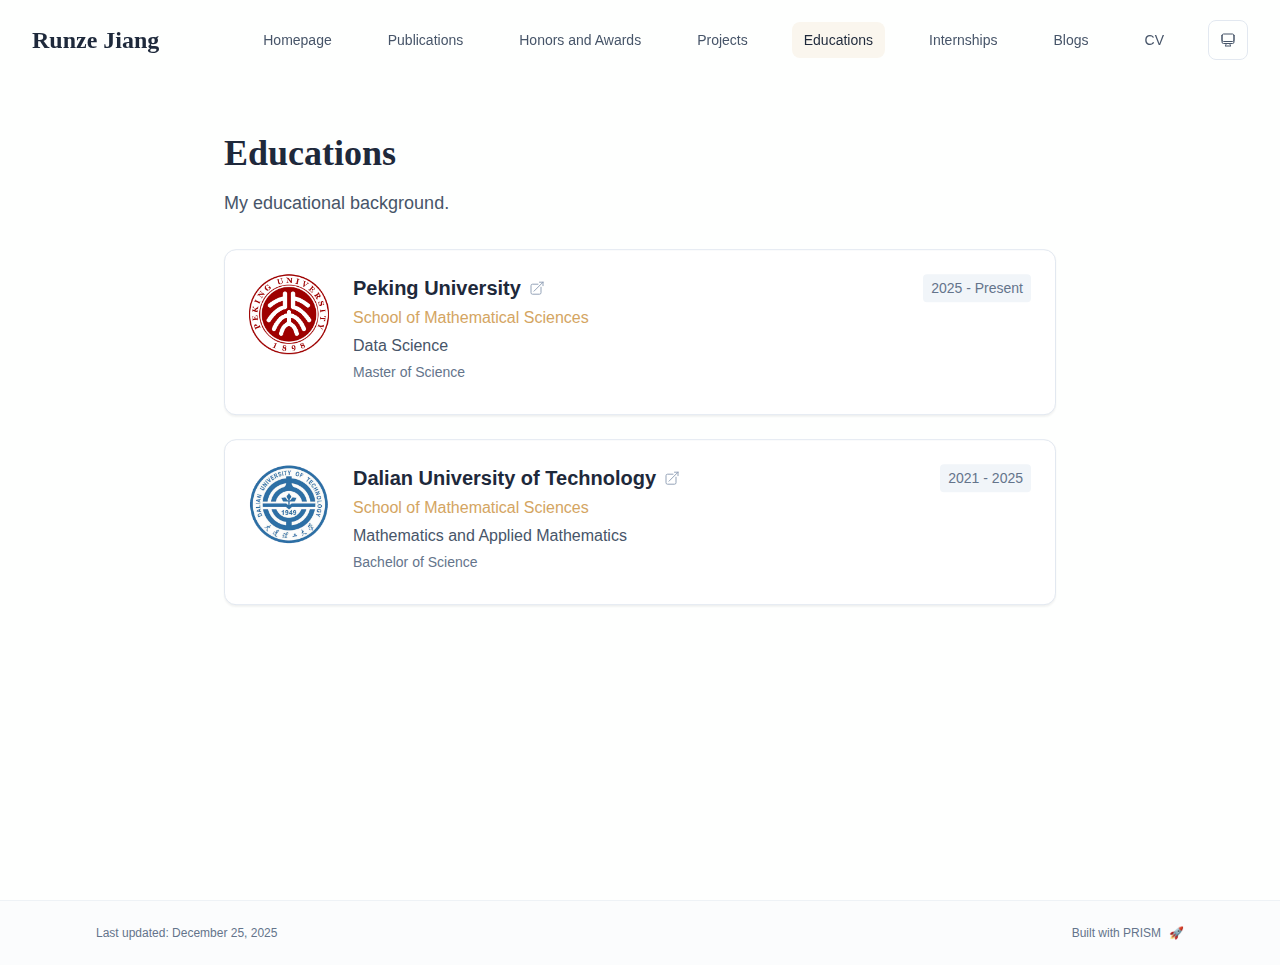
<file: educations/index.html>
<!DOCTYPE html><html lang="en" class="scroll-smooth"><head><meta charSet="utf-8"/><meta name="viewport" content="width=device-width, initial-scale=1"/><link rel="stylesheet" href="/_next/static/css/28154f56fbeaf6c5.css" data-precedence="next"/><link rel="preload" as="script" fetchPriority="low" href="/_next/static/chunks/webpack-b95981d9c54bffbb.js"/><script src="/_next/static/chunks/4bd1b696-0f7c9f1cb2b8ccb7.js" async=""></script><script src="/_next/static/chunks/684-4ee0729813f6ff6f.js" async=""></script><script src="/_next/static/chunks/main-app-4d07a09a720a792b.js" async=""></script><script src="/_next/static/chunks/589-135a8d6e059437fb.js" async=""></script><script src="/_next/static/chunks/540-64a4bd01a60a0bae.js" async=""></script><script src="/_next/static/chunks/app/layout-650008532b8efebc.js" async=""></script><script src="/_next/static/chunks/637-d7fcdec8f3d7f7fb.js" async=""></script><script src="/_next/static/chunks/234-13d1e3dfc04fc4cc.js" async=""></script><script src="/_next/static/chunks/911-62d93d817f29a883.js" async=""></script><script src="/_next/static/chunks/app/%5Bslug%5D/page-952de04d6f3235df.js" async=""></script><link rel="icon" href="/1F4AB.svg" type="image/svg+xml"/><link rel="dns-prefetch" href="https://google-fonts.jialeliu.com"/><link rel="preconnect" href="https://google-fonts.jialeliu.com" crossorigin=""/><link rel="preload" as="style" href="https://google-fonts.jialeliu.com/css2?family=Inter:wght@300;400;500;600;700&amp;family=Crimson+Text:ital,wght@0,400;0,600;1,400&amp;display=swap"/><link rel="stylesheet" id="gfonts-css" href="https://google-fonts.jialeliu.com/css2?family=Inter:wght@300;400;500;600;700&amp;family=Crimson+Text:ital,wght@0,400;0,600;1,400&amp;display=swap" media="print"/><script>
              (function(){
                var l = document.getElementById('gfonts-css');
                if (!l) return;
                if (l.media !== 'all') {
                  l.addEventListener('load', function(){ try { l.media = 'all'; } catch(e){} });
                }
              })();
            </script><noscript><link rel="stylesheet" href="https://google-fonts.jialeliu.com/css2?family=Inter:wght@300;400;500;600;700&amp;family=Crimson+Text:ital,wght@0,400;0,600;1,400&amp;display=swap"/></noscript><script>
              try {
                const theme = localStorage.getItem('theme-storage');
                const parsed = theme ? JSON.parse(theme) : null;
                const setting = parsed?.state?.theme || 'system';
                const prefersDark = typeof window !== 'undefined' && window.matchMedia && window.matchMedia('(prefers-color-scheme: dark)').matches;
                const effective = setting === 'dark' ? 'dark' : (setting === 'light' ? 'light' : (prefersDark ? 'dark' : 'light'));
                var root = document.documentElement;
                root.classList.add(effective);
                root.setAttribute('data-theme', effective);
              } catch (e) {
                var root = document.documentElement;
                root.classList.add('light');
                root.setAttribute('data-theme', 'light');
              }
            </script><title>Educations | Runze Jiang</title><meta name="description" content="My educational background."/><meta name="author" content="Runze Jiang"/><meta name="keywords" content="Runze Jiang,PhD,Research,Peking University"/><meta name="creator" content="Runze Jiang"/><meta name="publisher" content="Runze Jiang"/><meta property="og:title" content="Runze Jiang"/><meta property="og:description" content="master student at the Peking University."/><meta property="og:site_name" content="Runze Jiang&#x27;s Academic Website"/><meta property="og:locale" content="en_US"/><meta property="og:type" content="website"/><meta name="twitter:card" content="summary"/><meta name="twitter:title" content="Runze Jiang"/><meta name="twitter:description" content="master student at the Peking University."/><link rel="icon" href="/1F4AB.svg"/><script>document.querySelectorAll('body link[rel="icon"], body link[rel="apple-touch-icon"]').forEach(el => document.head.appendChild(el))</script><script src="/_next/static/chunks/polyfills-42372ed130431b0a.js" noModule=""></script></head><body class="font-sans antialiased"><div style="visibility:hidden"><nav class="fixed top-0 left-0 right-0 z-50" data-headlessui-state=""><div class="transition-all duration-300 ease-out bg-transparent" style="transform:translateY(-100px)"><div class="max-w-7xl mx-auto px-4 sm:px-6 lg:px-8"><div class="flex justify-between items-center h-16 lg:h-20"><div class="flex-shrink-0" tabindex="0"><a class="text-xl lg:text-2xl font-serif font-semibold text-primary hover:text-accent transition-colors duration-200" href="/">Runze Jiang</a></div><div class="hidden lg:block"><div class="ml-10 flex items-center space-x-8"><div class="flex items-baseline space-x-8"><a class="relative px-3 py-2 text-sm font-medium transition-all duration-200 rounded hover:bg-accent/10 hover:shadow-sm text-neutral-600 hover:text-primary" href="/"><span class="relative z-10">Homepage</span></a><a class="relative px-3 py-2 text-sm font-medium transition-all duration-200 rounded hover:bg-accent/10 hover:shadow-sm text-neutral-600 hover:text-primary" href="/publications/"><span class="relative z-10">Publications</span></a><a class="relative px-3 py-2 text-sm font-medium transition-all duration-200 rounded hover:bg-accent/10 hover:shadow-sm text-neutral-600 hover:text-primary" href="/awards/"><span class="relative z-10">Honors and Awards</span></a><a class="relative px-3 py-2 text-sm font-medium transition-all duration-200 rounded hover:bg-accent/10 hover:shadow-sm text-neutral-600 hover:text-primary" href="/projects/"><span class="relative z-10">Projects</span></a><a class="relative px-3 py-2 text-sm font-medium transition-all duration-200 rounded hover:bg-accent/10 hover:shadow-sm text-primary" href="/educations/"><span class="relative z-10">Educations</span><div class="absolute inset-0 bg-accent/10 rounded-lg"></div></a><a class="relative px-3 py-2 text-sm font-medium transition-all duration-200 rounded hover:bg-accent/10 hover:shadow-sm text-neutral-600 hover:text-primary" href="/internships/"><span class="relative z-10">Internships</span></a><a class="relative px-3 py-2 text-sm font-medium transition-all duration-200 rounded hover:bg-accent/10 hover:shadow-sm text-neutral-600 hover:text-primary" href="/blogs/"><span class="relative z-10">Blogs</span></a><a class="relative px-3 py-2 text-sm font-medium transition-all duration-200 rounded hover:bg-accent/10 hover:shadow-sm text-neutral-600 hover:text-primary" href="/cv/"><span class="relative z-10">CV</span></a></div><div class="flex items-center justify-center w-10 h-10 rounded-lg border border-neutral-200 dark:border-[rgba(148,163,184,0.24)] bg-background dark:bg-neutral-800"><div class="w-4 h-4 rounded-full bg-neutral-300 animate-pulse"></div></div></div></div><div class="lg:hidden flex items-center space-x-2"><div class="flex items-center justify-center w-10 h-10 rounded-lg border border-neutral-200 dark:border-[rgba(148,163,184,0.24)] bg-background dark:bg-neutral-800"><div class="w-4 h-4 rounded-full bg-neutral-300 animate-pulse"></div></div><button class="inline-flex items-center justify-center p-2 rounded-md text-neutral-600 hover:text-primary hover:bg-neutral-100 dark:hover:bg-neutral-800 focus:outline-none focus:ring-2 focus:ring-inset focus:ring-accent transition-colors duration-200" id="headlessui-disclosure-button-«R5pdb»" type="button" aria-expanded="false" data-headlessui-state=""><span class="sr-only">Open main menu</span><div><svg xmlns="http://www.w3.org/2000/svg" fill="none" viewBox="0 0 24 24" stroke-width="1.5" stroke="currentColor" aria-hidden="true" data-slot="icon" class="block h-6 w-6"><path stroke-linecap="round" stroke-linejoin="round" d="M3.75 6.75h16.5M3.75 12h16.5m-16.5 5.25h16.5"></path></svg></div></button></div></div></div></div></nav><main class="min-h-screen pt-16 lg:pt-20"><div class="max-w-4xl mx-auto px-4 sm:px-6 lg:px-8 py-12"><div style="opacity:0;transform:translateY(20px)"><div class="mb-8"><h1 class="text-4xl font-serif font-bold text-primary mb-4">Educations</h1><p class="text-lg text-neutral-600 dark:text-neutral-500 max-w-2xl">My educational background.</p></div><div class="grid gap-6"><div style="opacity:0;transform:translateY(20px)"><a href="https://www.pku.edu.cn/" target="_blank" rel="noopener noreferrer" class="block bg-white dark:bg-neutral-900 p-6 rounded-xl shadow-sm border border-neutral-200 dark:border-neutral-800 hover:shadow-lg transition-all duration-200 hover:scale-[1.01] cursor-pointer"><div class="flex gap-4 sm:gap-6"><div class="flex-shrink-0"><div class="w-16 h-16 sm:w-20 sm:h-20 relative"><img alt="Peking University" loading="lazy" decoding="async" data-nimg="fill" class="object-contain" style="position:absolute;height:100%;width:100%;left:0;top:0;right:0;bottom:0;color:transparent" src="/pku-logo.png"/></div></div><div class="flex-1 min-w-0"><div class="flex justify-between items-start mb-2"><div class="flex-1"><h3 class="text-xl font-semibold text-primary mb-1 flex items-center gap-2">Peking University<svg xmlns="http://www.w3.org/2000/svg" fill="none" viewBox="0 0 24 24" stroke-width="1.5" stroke="currentColor" aria-hidden="true" data-slot="icon" class="h-4 w-4 text-neutral-400 hover:text-accent transition-colors"><path stroke-linecap="round" stroke-linejoin="round" d="M13.5 6H5.25A2.25 2.25 0 0 0 3 8.25v10.5A2.25 2.25 0 0 0 5.25 21h10.5A2.25 2.25 0 0 0 18 18.75V10.5m-10.5 6L21 3m0 0h-5.25M21 3v5.25"></path></svg></h3><p class="text-base text-accent font-medium">School of Mathematical Sciences</p><p class="text-base text-neutral-600 dark:text-neutral-500 mt-1">Data Science</p><p class="text-sm text-neutral-500 dark:text-neutral-600 mt-1">Master of Science</p></div><span class="text-sm text-neutral-500 font-medium bg-neutral-100 dark:bg-neutral-800 px-2 py-1 rounded ml-2 flex-shrink-0">2025 - Present</span></div></div></div></a></div><div style="opacity:0;transform:translateY(20px)"><a href="https://www.dlut.edu.cn/" target="_blank" rel="noopener noreferrer" class="block bg-white dark:bg-neutral-900 p-6 rounded-xl shadow-sm border border-neutral-200 dark:border-neutral-800 hover:shadow-lg transition-all duration-200 hover:scale-[1.01] cursor-pointer"><div class="flex gap-4 sm:gap-6"><div class="flex-shrink-0"><div class="w-16 h-16 sm:w-20 sm:h-20 relative"><img alt="Dalian University of Technology" loading="lazy" decoding="async" data-nimg="fill" class="object-contain" style="position:absolute;height:100%;width:100%;left:0;top:0;right:0;bottom:0;color:transparent" src="/dut-logo.png"/></div></div><div class="flex-1 min-w-0"><div class="flex justify-between items-start mb-2"><div class="flex-1"><h3 class="text-xl font-semibold text-primary mb-1 flex items-center gap-2">Dalian University of Technology<svg xmlns="http://www.w3.org/2000/svg" fill="none" viewBox="0 0 24 24" stroke-width="1.5" stroke="currentColor" aria-hidden="true" data-slot="icon" class="h-4 w-4 text-neutral-400 hover:text-accent transition-colors"><path stroke-linecap="round" stroke-linejoin="round" d="M13.5 6H5.25A2.25 2.25 0 0 0 3 8.25v10.5A2.25 2.25 0 0 0 5.25 21h10.5A2.25 2.25 0 0 0 18 18.75V10.5m-10.5 6L21 3m0 0h-5.25M21 3v5.25"></path></svg></h3><p class="text-base text-accent font-medium">School of Mathematical Sciences</p><p class="text-base text-neutral-600 dark:text-neutral-500 mt-1">Mathematics and Applied Mathematics</p><p class="text-sm text-neutral-500 dark:text-neutral-600 mt-1">Bachelor of Science</p></div><span class="text-sm text-neutral-500 font-medium bg-neutral-100 dark:bg-neutral-800 px-2 py-1 rounded ml-2 flex-shrink-0">2021 - 2025</span></div></div></div></a></div></div></div></div><!--$--><!--/$--><!--$--><!--/$--></main><footer class="border-t border-neutral-200/50 bg-neutral-50/50 dark:bg-neutral-900/50 dark:border-neutral-700/50"><div class="max-w-6xl mx-auto px-4 sm:px-6 lg:px-8 py-6"><div class="flex flex-col sm:flex-row justify-between items-center gap-2"><p class="text-xs text-neutral-500">Last updated: <!-- -->December 25, 2025</p><p class="text-xs text-neutral-500 flex items-center"><a href="https://github.com/xyjoey/PRISM" target="_blank" rel="noopener noreferrer">Built with PRISM</a><span class="ml-2">🚀</span></p></div></div></footer></div><script src="/_next/static/chunks/webpack-b95981d9c54bffbb.js" async=""></script><script>(self.__next_f=self.__next_f||[]).push([0])</script><script>self.__next_f.push([1,"1:\"$Sreact.fragment\"\n2:I[83719,[\"589\",\"static/chunks/589-135a8d6e059437fb.js\",\"540\",\"static/chunks/540-64a4bd01a60a0bae.js\",\"177\",\"static/chunks/app/layout-650008532b8efebc.js\"],\"ThemeProvider\"]\n3:I[768,[\"589\",\"static/chunks/589-135a8d6e059437fb.js\",\"540\",\"static/chunks/540-64a4bd01a60a0bae.js\",\"177\",\"static/chunks/app/layout-650008532b8efebc.js\"],\"default\"]\n4:I[87555,[],\"\"]\n5:I[31295,[],\"\"]\n6:I[52548,[\"589\",\"static/chunks/589-135a8d6e059437fb.js\",\"540\",\"static/chunks/540-64a4bd01a60a0bae.js\",\"177\",\"static/chunks/app/layout-650008532b8efebc.js\"],\"default\"]\n8:I[59665,[],\"MetadataBoundary\"]\na:I[59665,[],\"OutletBoundary\"]\nd:I[74911,[],\"AsyncMetadataOutlet\"]\nf:I[59665,[],\"ViewportBoundary\"]\n11:I[26614,[],\"\"]\n:HL[\"/_next/static/css/28154f56fbeaf6c5.css\",\"style\"]\n"])</script><script>self.__next_f.push([1,"0:{\"P\":null,\"b\":\"JhMhaxxnYNlxe_djsUExs\",\"p\":\"\",\"c\":[\"\",\"educations\",\"\"],\"i\":false,\"f\":[[[\"\",{\"children\":[[\"slug\",\"educations\",\"d\"],{\"children\":[\"__PAGE__\",{}]}]},\"$undefined\",\"$undefined\",true],[\"\",[\"$\",\"$1\",\"c\",{\"children\":[[[\"$\",\"link\",\"0\",{\"rel\":\"stylesheet\",\"href\":\"/_next/static/css/28154f56fbeaf6c5.css\",\"precedence\":\"next\",\"crossOrigin\":\"$undefined\",\"nonce\":\"$undefined\"}]],[\"$\",\"html\",null,{\"lang\":\"en\",\"className\":\"scroll-smooth\",\"suppressHydrationWarning\":true,\"children\":[[\"$\",\"head\",null,{\"children\":[[\"$\",\"link\",null,{\"rel\":\"icon\",\"href\":\"/1F4AB.svg\",\"type\":\"image/svg+xml\"}],[\"$\",\"link\",null,{\"rel\":\"dns-prefetch\",\"href\":\"https://google-fonts.jialeliu.com\"}],[\"$\",\"link\",null,{\"rel\":\"preconnect\",\"href\":\"https://google-fonts.jialeliu.com\",\"crossOrigin\":\"\"}],[\"$\",\"link\",null,{\"rel\":\"preload\",\"as\":\"style\",\"href\":\"https://google-fonts.jialeliu.com/css2?family=Inter:wght@300;400;500;600;700\u0026family=Crimson+Text:ital,wght@0,400;0,600;1,400\u0026display=swap\"}],[\"$\",\"link\",null,{\"rel\":\"stylesheet\",\"id\":\"gfonts-css\",\"href\":\"https://google-fonts.jialeliu.com/css2?family=Inter:wght@300;400;500;600;700\u0026family=Crimson+Text:ital,wght@0,400;0,600;1,400\u0026display=swap\",\"media\":\"print\"}],[\"$\",\"script\",null,{\"dangerouslySetInnerHTML\":{\"__html\":\"\\n              (function(){\\n                var l = document.getElementById('gfonts-css');\\n                if (!l) return;\\n                if (l.media !== 'all') {\\n                  l.addEventListener('load', function(){ try { l.media = 'all'; } catch(e){} });\\n                }\\n              })();\\n            \"}}],[\"$\",\"noscript\",null,{\"children\":[\"$\",\"link\",null,{\"rel\":\"stylesheet\",\"href\":\"https://google-fonts.jialeliu.com/css2?family=Inter:wght@300;400;500;600;700\u0026family=Crimson+Text:ital,wght@0,400;0,600;1,400\u0026display=swap\"}]}],[\"$\",\"script\",null,{\"dangerouslySetInnerHTML\":{\"__html\":\"\\n              try {\\n                const theme = localStorage.getItem('theme-storage');\\n                const parsed = theme ? JSON.parse(theme) : null;\\n                const setting = parsed?.state?.theme || 'system';\\n                const prefersDark = typeof window !== 'undefined' \u0026\u0026 window.matchMedia \u0026\u0026 window.matchMedia('(prefers-color-scheme: dark)').matches;\\n                const effective = setting === 'dark' ? 'dark' : (setting === 'light' ? 'light' : (prefersDark ? 'dark' : 'light'));\\n                var root = document.documentElement;\\n                root.classList.add(effective);\\n                root.setAttribute('data-theme', effective);\\n              } catch (e) {\\n                var root = document.documentElement;\\n                root.classList.add('light');\\n                root.setAttribute('data-theme', 'light');\\n              }\\n            \"}}]]}],[\"$\",\"body\",null,{\"className\":\"font-sans antialiased\",\"children\":[\"$\",\"$L2\",null,{\"children\":[[\"$\",\"$L3\",null,{\"items\":[{\"title\":\"Homepage\",\"type\":\"page\",\"target\":\"about\",\"href\":\"/\"},{\"title\":\"Publications\",\"type\":\"page\",\"target\":\"publications\",\"href\":\"/publications\"},{\"title\":\"Honors and Awards\",\"type\":\"page\",\"target\":\"awards\",\"href\":\"/awards\"},{\"title\":\"Projects\",\"type\":\"page\",\"target\":\"projects\",\"href\":\"/projects\"},{\"title\":\"Educations\",\"type\":\"page\",\"target\":\"educations\",\"href\":\"/educations\"},{\"title\":\"Internships\",\"type\":\"page\",\"target\":\"internships\",\"href\":\"/internships\"},{\"title\":\"Blogs\",\"type\":\"page\",\"target\":\"blogs\",\"href\":\"/blogs\"},{\"title\":\"CV\",\"type\":\"page\",\"target\":\"cv\",\"href\":\"/cv\"}],\"siteTitle\":\"Runze Jiang\",\"enableOnePageMode\":false}],[\"$\",\"main\",null,{\"className\":\"min-h-screen pt-16 lg:pt-20\",\"children\":[\"$\",\"$L4\",null,{\"parallelRouterKey\":\"children\",\"error\":\"$undefined\",\"errorStyles\":\"$undefined\",\"errorScripts\":\"$undefined\",\"template\":[\"$\",\"$L5\",null,{}],\"templateStyles\":\"$undefined\",\"templateScripts\":\"$undefined\",\"notFound\":[[[\"$\",\"title\",null,{\"children\":\"404: This page could not be found.\"}],[\"$\",\"div\",null,{\"style\":{\"fontFamily\":\"system-ui,\\\"Segoe UI\\\",Roboto,Helvetica,Arial,sans-serif,\\\"Apple Color Emoji\\\",\\\"Segoe UI Emoji\\\"\",\"height\":\"100vh\",\"textAlign\":\"center\",\"display\":\"flex\",\"flexDirection\":\"column\",\"alignItems\":\"center\",\"justifyContent\":\"center\"},\"children\":[\"$\",\"div\",null,{\"children\":[[\"$\",\"style\",null,{\"dangerouslySetInnerHTML\":{\"__html\":\"body{color:#000;background:#fff;margin:0}.next-error-h1{border-right:1px solid rgba(0,0,0,.3)}@media (prefers-color-scheme:dark){body{color:#fff;background:#000}.next-error-h1{border-right:1px solid rgba(255,255,255,.3)}}\"}}],[\"$\",\"h1\",null,{\"className\":\"next-error-h1\",\"style\":{\"display\":\"inline-block\",\"margin\":\"0 20px 0 0\",\"padding\":\"0 23px 0 0\",\"fontSize\":24,\"fontWeight\":500,\"verticalAlign\":\"top\",\"lineHeight\":\"49px\"},\"children\":404}],[\"$\",\"div\",null,{\"style\":{\"display\":\"inline-block\"},\"children\":[\"$\",\"h2\",null,{\"style\":{\"fontSize\":14,\"fontWeight\":400,\"lineHeight\":\"49px\",\"margin\":0},\"children\":\"This page could not be found.\"}]}]]}]}]],[]],\"forbidden\":\"$undefined\",\"unauthorized\":\"$undefined\"}]}],[\"$\",\"$L6\",null,{\"lastUpdated\":\"December 25, 2025\"}]]}]}]]}]]}],{\"children\":[[\"slug\",\"educations\",\"d\"],[\"$\",\"$1\",\"c\",{\"children\":[null,[\"$\",\"$L4\",null,{\"parallelRouterKey\":\"children\",\"error\":\"$undefined\",\"errorStyles\":\"$undefined\",\"errorScripts\":\"$undefined\",\"template\":[\"$\",\"$L5\",null,{}],\"templateStyles\":\"$undefined\",\"templateScripts\":\"$undefined\",\"notFound\":\"$undefined\",\"forbidden\":\"$undefined\",\"unauthorized\":\"$undefined\"}]]}],{\"children\":[\"__PAGE__\",[\"$\",\"$1\",\"c\",{\"children\":[\"$L7\",[\"$\",\"$L8\",null,{\"children\":\"$L9\"}],null,[\"$\",\"$La\",null,{\"children\":[\"$Lb\",\"$Lc\",[\"$\",\"$Ld\",null,{\"promise\":\"$@e\"}]]}]]}],{},null,false]},null,false]},null,false],[\"$\",\"$1\",\"h\",{\"children\":[null,[\"$\",\"$1\",\"KNGlJOkIWRFHm65zP8ePr\",{\"children\":[[\"$\",\"$Lf\",null,{\"children\":\"$L10\"}],null]}],null]}],false]],\"m\":\"$undefined\",\"G\":[\"$11\",\"$undefined\"],\"s\":false,\"S\":true}\n"])</script><script>self.__next_f.push([1,"12:\"$Sreact.suspense\"\n13:I[74911,[],\"AsyncMetadata\"]\n15:I[83684,[\"589\",\"static/chunks/589-135a8d6e059437fb.js\",\"637\",\"static/chunks/637-d7fcdec8f3d7f7fb.js\",\"234\",\"static/chunks/234-13d1e3dfc04fc4cc.js\",\"911\",\"static/chunks/911-62d93d817f29a883.js\",\"182\",\"static/chunks/app/%5Bslug%5D/page-952de04d6f3235df.js\"],\"default\"]\n9:[\"$\",\"$12\",null,{\"fallback\":null,\"children\":[\"$\",\"$L13\",null,{\"promise\":\"$@14\"}]}]\n7:[\"$\",\"div\",null,{\"className\":\"max-w-4xl mx-auto px-4 sm:px-6 lg:px-8 py-12\",\"children\":[false,false,[\"$\",\"$L15\",null,{\"config\":{\"type\":\"card\",\"title\":\"Educations\",\"description\":\"My educational background.\",\"items\":[{\"logo\":\"/pku-logo.png\",\"institution\":\"Peking University\",\"department\":\"School of Mathematical Sciences\",\"major\":\"Data Science\",\"degree\":\"Master of Science\",\"date\":\"2025 - Present\",\"link\":\"https://www.pku.edu.cn/\"},{\"logo\":\"/dut-logo.png\",\"institution\":\"Dalian University of Technology\",\"department\":\"School of Mathematical Sciences\",\"major\":\"Mathematics and Applied Mathematics\",\"degree\":\"Bachelor of Science\",\"date\":\"2021 - 2025\",\"link\":\"https://www.dlut.edu.cn/\"}]}}],false]}]\n"])</script><script>self.__next_f.push([1,"c:null\n"])</script><script>self.__next_f.push([1,"10:[[\"$\",\"meta\",\"0\",{\"charSet\":\"utf-8\"}],[\"$\",\"meta\",\"1\",{\"name\":\"viewport\",\"content\":\"width=device-width, initial-scale=1\"}]]\nb:null\n"])</script><script>self.__next_f.push([1,"14:{\"metadata\":[[\"$\",\"title\",\"0\",{\"children\":\"Educations | Runze Jiang\"}],[\"$\",\"meta\",\"1\",{\"name\":\"description\",\"content\":\"My educational background.\"}],[\"$\",\"meta\",\"2\",{\"name\":\"author\",\"content\":\"Runze Jiang\"}],[\"$\",\"meta\",\"3\",{\"name\":\"keywords\",\"content\":\"Runze Jiang,PhD,Research,Peking University\"}],[\"$\",\"meta\",\"4\",{\"name\":\"creator\",\"content\":\"Runze Jiang\"}],[\"$\",\"meta\",\"5\",{\"name\":\"publisher\",\"content\":\"Runze Jiang\"}],[\"$\",\"meta\",\"6\",{\"property\":\"og:title\",\"content\":\"Runze Jiang\"}],[\"$\",\"meta\",\"7\",{\"property\":\"og:description\",\"content\":\"master student at the Peking University.\"}],[\"$\",\"meta\",\"8\",{\"property\":\"og:site_name\",\"content\":\"Runze Jiang's Academic Website\"}],[\"$\",\"meta\",\"9\",{\"property\":\"og:locale\",\"content\":\"en_US\"}],[\"$\",\"meta\",\"10\",{\"property\":\"og:type\",\"content\":\"website\"}],[\"$\",\"meta\",\"11\",{\"name\":\"twitter:card\",\"content\":\"summary\"}],[\"$\",\"meta\",\"12\",{\"name\":\"twitter:title\",\"content\":\"Runze Jiang\"}],[\"$\",\"meta\",\"13\",{\"name\":\"twitter:description\",\"content\":\"master student at the Peking University.\"}],[\"$\",\"link\",\"14\",{\"rel\":\"icon\",\"href\":\"/1F4AB.svg\"}]],\"error\":null,\"digest\":\"$undefined\"}\ne:{\"metadata\":\"$14:metadata\",\"error\":null,\"digest\":\"$undefined\"}\n"])</script></body></html>
</file>
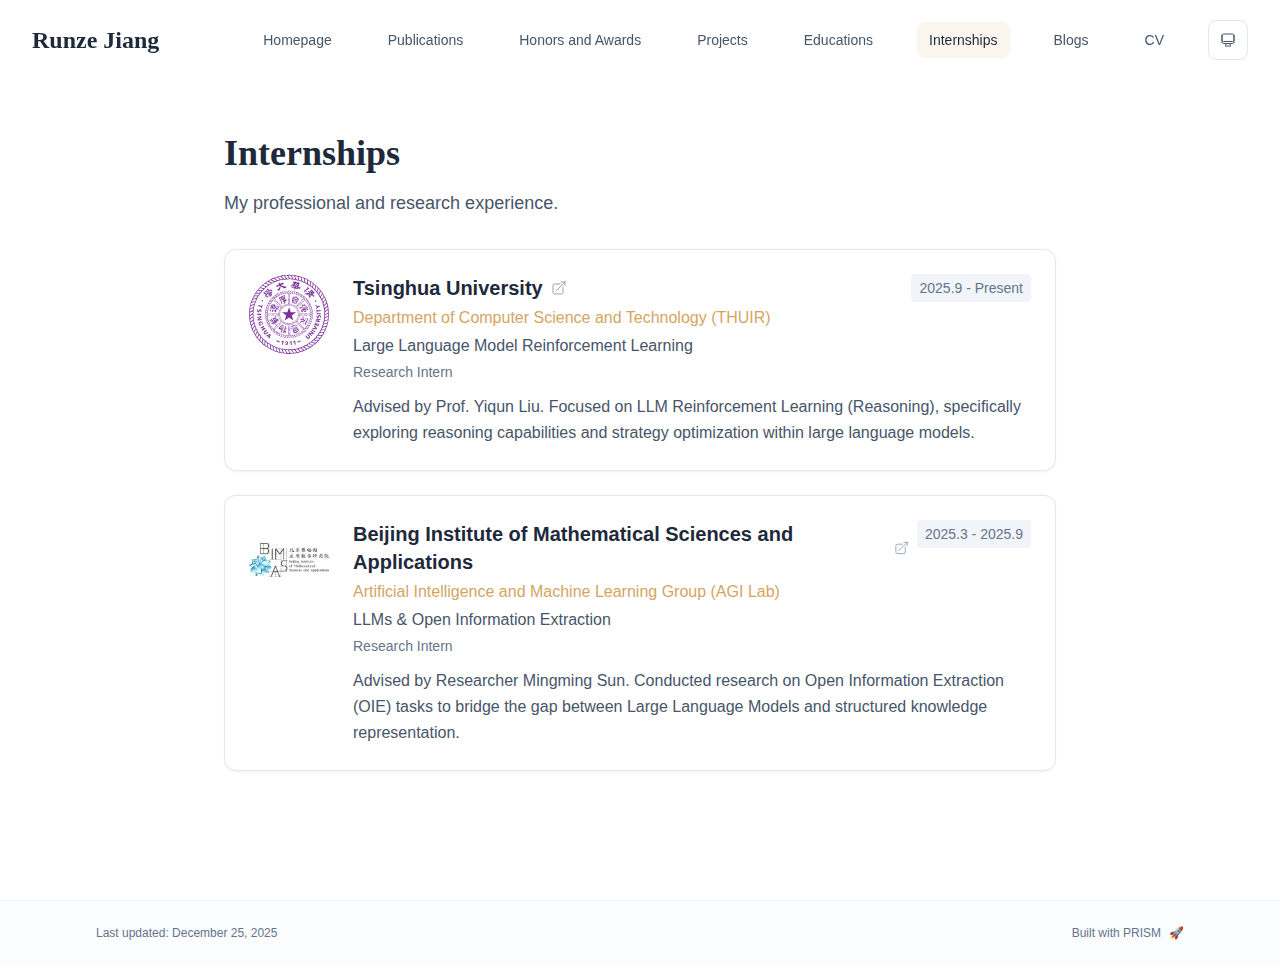
<file: internships/index.html>
<!DOCTYPE html><html lang="en" class="scroll-smooth"><head><meta charSet="utf-8"/><meta name="viewport" content="width=device-width, initial-scale=1"/><link rel="stylesheet" href="/_next/static/css/28154f56fbeaf6c5.css" data-precedence="next"/><link rel="preload" as="script" fetchPriority="low" href="/_next/static/chunks/webpack-b95981d9c54bffbb.js"/><script src="/_next/static/chunks/4bd1b696-0f7c9f1cb2b8ccb7.js" async=""></script><script src="/_next/static/chunks/684-4ee0729813f6ff6f.js" async=""></script><script src="/_next/static/chunks/main-app-4d07a09a720a792b.js" async=""></script><script src="/_next/static/chunks/589-135a8d6e059437fb.js" async=""></script><script src="/_next/static/chunks/540-64a4bd01a60a0bae.js" async=""></script><script src="/_next/static/chunks/app/layout-650008532b8efebc.js" async=""></script><script src="/_next/static/chunks/637-d7fcdec8f3d7f7fb.js" async=""></script><script src="/_next/static/chunks/234-13d1e3dfc04fc4cc.js" async=""></script><script src="/_next/static/chunks/911-62d93d817f29a883.js" async=""></script><script src="/_next/static/chunks/app/%5Bslug%5D/page-952de04d6f3235df.js" async=""></script><link rel="icon" href="/1F4AB.svg" type="image/svg+xml"/><link rel="dns-prefetch" href="https://google-fonts.jialeliu.com"/><link rel="preconnect" href="https://google-fonts.jialeliu.com" crossorigin=""/><link rel="preload" as="style" href="https://google-fonts.jialeliu.com/css2?family=Inter:wght@300;400;500;600;700&amp;family=Crimson+Text:ital,wght@0,400;0,600;1,400&amp;display=swap"/><link rel="stylesheet" id="gfonts-css" href="https://google-fonts.jialeliu.com/css2?family=Inter:wght@300;400;500;600;700&amp;family=Crimson+Text:ital,wght@0,400;0,600;1,400&amp;display=swap" media="print"/><script>
              (function(){
                var l = document.getElementById('gfonts-css');
                if (!l) return;
                if (l.media !== 'all') {
                  l.addEventListener('load', function(){ try { l.media = 'all'; } catch(e){} });
                }
              })();
            </script><noscript><link rel="stylesheet" href="https://google-fonts.jialeliu.com/css2?family=Inter:wght@300;400;500;600;700&amp;family=Crimson+Text:ital,wght@0,400;0,600;1,400&amp;display=swap"/></noscript><script>
              try {
                const theme = localStorage.getItem('theme-storage');
                const parsed = theme ? JSON.parse(theme) : null;
                const setting = parsed?.state?.theme || 'system';
                const prefersDark = typeof window !== 'undefined' && window.matchMedia && window.matchMedia('(prefers-color-scheme: dark)').matches;
                const effective = setting === 'dark' ? 'dark' : (setting === 'light' ? 'light' : (prefersDark ? 'dark' : 'light'));
                var root = document.documentElement;
                root.classList.add(effective);
                root.setAttribute('data-theme', effective);
              } catch (e) {
                var root = document.documentElement;
                root.classList.add('light');
                root.setAttribute('data-theme', 'light');
              }
            </script><title>Internships | Runze Jiang</title><meta name="description" content="My professional and research experience."/><meta name="author" content="Runze Jiang"/><meta name="keywords" content="Runze Jiang,PhD,Research,Peking University"/><meta name="creator" content="Runze Jiang"/><meta name="publisher" content="Runze Jiang"/><meta property="og:title" content="Runze Jiang"/><meta property="og:description" content="master student at the Peking University."/><meta property="og:site_name" content="Runze Jiang&#x27;s Academic Website"/><meta property="og:locale" content="en_US"/><meta property="og:type" content="website"/><meta name="twitter:card" content="summary"/><meta name="twitter:title" content="Runze Jiang"/><meta name="twitter:description" content="master student at the Peking University."/><link rel="icon" href="/1F4AB.svg"/><script>document.querySelectorAll('body link[rel="icon"], body link[rel="apple-touch-icon"]').forEach(el => document.head.appendChild(el))</script><script src="/_next/static/chunks/polyfills-42372ed130431b0a.js" noModule=""></script></head><body class="font-sans antialiased"><div style="visibility:hidden"><nav class="fixed top-0 left-0 right-0 z-50" data-headlessui-state=""><div class="transition-all duration-300 ease-out bg-transparent" style="transform:translateY(-100px)"><div class="max-w-7xl mx-auto px-4 sm:px-6 lg:px-8"><div class="flex justify-between items-center h-16 lg:h-20"><div class="flex-shrink-0" tabindex="0"><a class="text-xl lg:text-2xl font-serif font-semibold text-primary hover:text-accent transition-colors duration-200" href="/">Runze Jiang</a></div><div class="hidden lg:block"><div class="ml-10 flex items-center space-x-8"><div class="flex items-baseline space-x-8"><a class="relative px-3 py-2 text-sm font-medium transition-all duration-200 rounded hover:bg-accent/10 hover:shadow-sm text-neutral-600 hover:text-primary" href="/"><span class="relative z-10">Homepage</span></a><a class="relative px-3 py-2 text-sm font-medium transition-all duration-200 rounded hover:bg-accent/10 hover:shadow-sm text-neutral-600 hover:text-primary" href="/publications/"><span class="relative z-10">Publications</span></a><a class="relative px-3 py-2 text-sm font-medium transition-all duration-200 rounded hover:bg-accent/10 hover:shadow-sm text-neutral-600 hover:text-primary" href="/awards/"><span class="relative z-10">Honors and Awards</span></a><a class="relative px-3 py-2 text-sm font-medium transition-all duration-200 rounded hover:bg-accent/10 hover:shadow-sm text-neutral-600 hover:text-primary" href="/projects/"><span class="relative z-10">Projects</span></a><a class="relative px-3 py-2 text-sm font-medium transition-all duration-200 rounded hover:bg-accent/10 hover:shadow-sm text-neutral-600 hover:text-primary" href="/educations/"><span class="relative z-10">Educations</span></a><a class="relative px-3 py-2 text-sm font-medium transition-all duration-200 rounded hover:bg-accent/10 hover:shadow-sm text-primary" href="/internships/"><span class="relative z-10">Internships</span><div class="absolute inset-0 bg-accent/10 rounded-lg"></div></a><a class="relative px-3 py-2 text-sm font-medium transition-all duration-200 rounded hover:bg-accent/10 hover:shadow-sm text-neutral-600 hover:text-primary" href="/blogs/"><span class="relative z-10">Blogs</span></a><a class="relative px-3 py-2 text-sm font-medium transition-all duration-200 rounded hover:bg-accent/10 hover:shadow-sm text-neutral-600 hover:text-primary" href="/cv/"><span class="relative z-10">CV</span></a></div><div class="flex items-center justify-center w-10 h-10 rounded-lg border border-neutral-200 dark:border-[rgba(148,163,184,0.24)] bg-background dark:bg-neutral-800"><div class="w-4 h-4 rounded-full bg-neutral-300 animate-pulse"></div></div></div></div><div class="lg:hidden flex items-center space-x-2"><div class="flex items-center justify-center w-10 h-10 rounded-lg border border-neutral-200 dark:border-[rgba(148,163,184,0.24)] bg-background dark:bg-neutral-800"><div class="w-4 h-4 rounded-full bg-neutral-300 animate-pulse"></div></div><button class="inline-flex items-center justify-center p-2 rounded-md text-neutral-600 hover:text-primary hover:bg-neutral-100 dark:hover:bg-neutral-800 focus:outline-none focus:ring-2 focus:ring-inset focus:ring-accent transition-colors duration-200" id="headlessui-disclosure-button-«R5pdb»" type="button" aria-expanded="false" data-headlessui-state=""><span class="sr-only">Open main menu</span><div><svg xmlns="http://www.w3.org/2000/svg" fill="none" viewBox="0 0 24 24" stroke-width="1.5" stroke="currentColor" aria-hidden="true" data-slot="icon" class="block h-6 w-6"><path stroke-linecap="round" stroke-linejoin="round" d="M3.75 6.75h16.5M3.75 12h16.5m-16.5 5.25h16.5"></path></svg></div></button></div></div></div></div></nav><main class="min-h-screen pt-16 lg:pt-20"><div class="max-w-4xl mx-auto px-4 sm:px-6 lg:px-8 py-12"><div style="opacity:0;transform:translateY(20px)"><div class="mb-8"><h1 class="text-4xl font-serif font-bold text-primary mb-4">Internships</h1><p class="text-lg text-neutral-600 dark:text-neutral-500 max-w-2xl">My professional and research experience.</p></div><div class="grid gap-6"><div style="opacity:0;transform:translateY(20px)"><a href="http://www.thuir.cn/" target="_blank" rel="noopener noreferrer" class="block bg-white dark:bg-neutral-900 p-6 rounded-xl shadow-sm border border-neutral-200 dark:border-neutral-800 hover:shadow-lg transition-all duration-200 hover:scale-[1.01] cursor-pointer"><div class="flex gap-4 sm:gap-6"><div class="flex-shrink-0"><div class="w-16 h-16 sm:w-20 sm:h-20 relative"><img alt="Tsinghua University" loading="lazy" decoding="async" data-nimg="fill" class="object-contain" style="position:absolute;height:100%;width:100%;left:0;top:0;right:0;bottom:0;color:transparent" src="/thu-logo.svg"/></div></div><div class="flex-1 min-w-0"><div class="flex justify-between items-start mb-2"><div class="flex-1"><h3 class="text-xl font-semibold text-primary mb-1 flex items-center gap-2">Tsinghua University<svg xmlns="http://www.w3.org/2000/svg" fill="none" viewBox="0 0 24 24" stroke-width="1.5" stroke="currentColor" aria-hidden="true" data-slot="icon" class="h-4 w-4 text-neutral-400 hover:text-accent transition-colors"><path stroke-linecap="round" stroke-linejoin="round" d="M13.5 6H5.25A2.25 2.25 0 0 0 3 8.25v10.5A2.25 2.25 0 0 0 5.25 21h10.5A2.25 2.25 0 0 0 18 18.75V10.5m-10.5 6L21 3m0 0h-5.25M21 3v5.25"></path></svg></h3><p class="text-base text-accent font-medium">Department of Computer Science and Technology (THUIR)</p><p class="text-base text-neutral-600 dark:text-neutral-500 mt-1">Large Language Model Reinforcement Learning</p><p class="text-sm text-neutral-500 dark:text-neutral-600 mt-1">Research Intern</p></div><span class="text-sm text-neutral-500 font-medium bg-neutral-100 dark:bg-neutral-800 px-2 py-1 rounded ml-2 flex-shrink-0">2025.9 - Present</span></div><p class="text-base text-neutral-600 dark:text-neutral-500 leading-relaxed mt-3">Advised by Prof. Yiqun Liu. Focused on LLM Reinforcement Learning (Reasoning), specifically exploring reasoning capabilities and strategy optimization within large language models.</p></div></div></a></div><div style="opacity:0;transform:translateY(20px)"><a href="https://www.bimsa.cn/zh-CN/groups/artificial-intelligence-and-machine-learning.html" target="_blank" rel="noopener noreferrer" class="block bg-white dark:bg-neutral-900 p-6 rounded-xl shadow-sm border border-neutral-200 dark:border-neutral-800 hover:shadow-lg transition-all duration-200 hover:scale-[1.01] cursor-pointer"><div class="flex gap-4 sm:gap-6"><div class="flex-shrink-0"><div class="w-16 h-16 sm:w-20 sm:h-20 relative"><img alt="Beijing Institute of Mathematical Sciences and Applications" loading="lazy" decoding="async" data-nimg="fill" class="object-contain" style="position:absolute;height:100%;width:100%;left:0;top:0;right:0;bottom:0;color:transparent" src="/bimsa-logo.png"/></div></div><div class="flex-1 min-w-0"><div class="flex justify-between items-start mb-2"><div class="flex-1"><h3 class="text-xl font-semibold text-primary mb-1 flex items-center gap-2">Beijing Institute of Mathematical Sciences and Applications<svg xmlns="http://www.w3.org/2000/svg" fill="none" viewBox="0 0 24 24" stroke-width="1.5" stroke="currentColor" aria-hidden="true" data-slot="icon" class="h-4 w-4 text-neutral-400 hover:text-accent transition-colors"><path stroke-linecap="round" stroke-linejoin="round" d="M13.5 6H5.25A2.25 2.25 0 0 0 3 8.25v10.5A2.25 2.25 0 0 0 5.25 21h10.5A2.25 2.25 0 0 0 18 18.75V10.5m-10.5 6L21 3m0 0h-5.25M21 3v5.25"></path></svg></h3><p class="text-base text-accent font-medium">Artificial Intelligence and Machine Learning Group (AGI Lab)</p><p class="text-base text-neutral-600 dark:text-neutral-500 mt-1">LLMs &amp; Open Information Extraction</p><p class="text-sm text-neutral-500 dark:text-neutral-600 mt-1">Research Intern</p></div><span class="text-sm text-neutral-500 font-medium bg-neutral-100 dark:bg-neutral-800 px-2 py-1 rounded ml-2 flex-shrink-0">2025.3 - 2025.9</span></div><p class="text-base text-neutral-600 dark:text-neutral-500 leading-relaxed mt-3">Advised by Researcher Mingming Sun. Conducted research on Open Information Extraction (OIE) tasks to bridge the gap between Large Language Models and structured knowledge representation.</p></div></div></a></div></div></div></div><!--$--><!--/$--><!--$--><!--/$--></main><footer class="border-t border-neutral-200/50 bg-neutral-50/50 dark:bg-neutral-900/50 dark:border-neutral-700/50"><div class="max-w-6xl mx-auto px-4 sm:px-6 lg:px-8 py-6"><div class="flex flex-col sm:flex-row justify-between items-center gap-2"><p class="text-xs text-neutral-500">Last updated: <!-- -->December 25, 2025</p><p class="text-xs text-neutral-500 flex items-center"><a href="https://github.com/xyjoey/PRISM" target="_blank" rel="noopener noreferrer">Built with PRISM</a><span class="ml-2">🚀</span></p></div></div></footer></div><script src="/_next/static/chunks/webpack-b95981d9c54bffbb.js" async=""></script><script>(self.__next_f=self.__next_f||[]).push([0])</script><script>self.__next_f.push([1,"1:\"$Sreact.fragment\"\n2:I[83719,[\"589\",\"static/chunks/589-135a8d6e059437fb.js\",\"540\",\"static/chunks/540-64a4bd01a60a0bae.js\",\"177\",\"static/chunks/app/layout-650008532b8efebc.js\"],\"ThemeProvider\"]\n3:I[768,[\"589\",\"static/chunks/589-135a8d6e059437fb.js\",\"540\",\"static/chunks/540-64a4bd01a60a0bae.js\",\"177\",\"static/chunks/app/layout-650008532b8efebc.js\"],\"default\"]\n4:I[87555,[],\"\"]\n5:I[31295,[],\"\"]\n6:I[52548,[\"589\",\"static/chunks/589-135a8d6e059437fb.js\",\"540\",\"static/chunks/540-64a4bd01a60a0bae.js\",\"177\",\"static/chunks/app/layout-650008532b8efebc.js\"],\"default\"]\n8:I[59665,[],\"MetadataBoundary\"]\na:I[59665,[],\"OutletBoundary\"]\nd:I[74911,[],\"AsyncMetadataOutlet\"]\nf:I[59665,[],\"ViewportBoundary\"]\n11:I[26614,[],\"\"]\n:HL[\"/_next/static/css/28154f56fbeaf6c5.css\",\"style\"]\n"])</script><script>self.__next_f.push([1,"0:{\"P\":null,\"b\":\"JhMhaxxnYNlxe_djsUExs\",\"p\":\"\",\"c\":[\"\",\"internships\",\"\"],\"i\":false,\"f\":[[[\"\",{\"children\":[[\"slug\",\"internships\",\"d\"],{\"children\":[\"__PAGE__\",{}]}]},\"$undefined\",\"$undefined\",true],[\"\",[\"$\",\"$1\",\"c\",{\"children\":[[[\"$\",\"link\",\"0\",{\"rel\":\"stylesheet\",\"href\":\"/_next/static/css/28154f56fbeaf6c5.css\",\"precedence\":\"next\",\"crossOrigin\":\"$undefined\",\"nonce\":\"$undefined\"}]],[\"$\",\"html\",null,{\"lang\":\"en\",\"className\":\"scroll-smooth\",\"suppressHydrationWarning\":true,\"children\":[[\"$\",\"head\",null,{\"children\":[[\"$\",\"link\",null,{\"rel\":\"icon\",\"href\":\"/1F4AB.svg\",\"type\":\"image/svg+xml\"}],[\"$\",\"link\",null,{\"rel\":\"dns-prefetch\",\"href\":\"https://google-fonts.jialeliu.com\"}],[\"$\",\"link\",null,{\"rel\":\"preconnect\",\"href\":\"https://google-fonts.jialeliu.com\",\"crossOrigin\":\"\"}],[\"$\",\"link\",null,{\"rel\":\"preload\",\"as\":\"style\",\"href\":\"https://google-fonts.jialeliu.com/css2?family=Inter:wght@300;400;500;600;700\u0026family=Crimson+Text:ital,wght@0,400;0,600;1,400\u0026display=swap\"}],[\"$\",\"link\",null,{\"rel\":\"stylesheet\",\"id\":\"gfonts-css\",\"href\":\"https://google-fonts.jialeliu.com/css2?family=Inter:wght@300;400;500;600;700\u0026family=Crimson+Text:ital,wght@0,400;0,600;1,400\u0026display=swap\",\"media\":\"print\"}],[\"$\",\"script\",null,{\"dangerouslySetInnerHTML\":{\"__html\":\"\\n              (function(){\\n                var l = document.getElementById('gfonts-css');\\n                if (!l) return;\\n                if (l.media !== 'all') {\\n                  l.addEventListener('load', function(){ try { l.media = 'all'; } catch(e){} });\\n                }\\n              })();\\n            \"}}],[\"$\",\"noscript\",null,{\"children\":[\"$\",\"link\",null,{\"rel\":\"stylesheet\",\"href\":\"https://google-fonts.jialeliu.com/css2?family=Inter:wght@300;400;500;600;700\u0026family=Crimson+Text:ital,wght@0,400;0,600;1,400\u0026display=swap\"}]}],[\"$\",\"script\",null,{\"dangerouslySetInnerHTML\":{\"__html\":\"\\n              try {\\n                const theme = localStorage.getItem('theme-storage');\\n                const parsed = theme ? JSON.parse(theme) : null;\\n                const setting = parsed?.state?.theme || 'system';\\n                const prefersDark = typeof window !== 'undefined' \u0026\u0026 window.matchMedia \u0026\u0026 window.matchMedia('(prefers-color-scheme: dark)').matches;\\n                const effective = setting === 'dark' ? 'dark' : (setting === 'light' ? 'light' : (prefersDark ? 'dark' : 'light'));\\n                var root = document.documentElement;\\n                root.classList.add(effective);\\n                root.setAttribute('data-theme', effective);\\n              } catch (e) {\\n                var root = document.documentElement;\\n                root.classList.add('light');\\n                root.setAttribute('data-theme', 'light');\\n              }\\n            \"}}]]}],[\"$\",\"body\",null,{\"className\":\"font-sans antialiased\",\"children\":[\"$\",\"$L2\",null,{\"children\":[[\"$\",\"$L3\",null,{\"items\":[{\"title\":\"Homepage\",\"type\":\"page\",\"target\":\"about\",\"href\":\"/\"},{\"title\":\"Publications\",\"type\":\"page\",\"target\":\"publications\",\"href\":\"/publications\"},{\"title\":\"Honors and Awards\",\"type\":\"page\",\"target\":\"awards\",\"href\":\"/awards\"},{\"title\":\"Projects\",\"type\":\"page\",\"target\":\"projects\",\"href\":\"/projects\"},{\"title\":\"Educations\",\"type\":\"page\",\"target\":\"educations\",\"href\":\"/educations\"},{\"title\":\"Internships\",\"type\":\"page\",\"target\":\"internships\",\"href\":\"/internships\"},{\"title\":\"Blogs\",\"type\":\"page\",\"target\":\"blogs\",\"href\":\"/blogs\"},{\"title\":\"CV\",\"type\":\"page\",\"target\":\"cv\",\"href\":\"/cv\"}],\"siteTitle\":\"Runze Jiang\",\"enableOnePageMode\":false}],[\"$\",\"main\",null,{\"className\":\"min-h-screen pt-16 lg:pt-20\",\"children\":[\"$\",\"$L4\",null,{\"parallelRouterKey\":\"children\",\"error\":\"$undefined\",\"errorStyles\":\"$undefined\",\"errorScripts\":\"$undefined\",\"template\":[\"$\",\"$L5\",null,{}],\"templateStyles\":\"$undefined\",\"templateScripts\":\"$undefined\",\"notFound\":[[[\"$\",\"title\",null,{\"children\":\"404: This page could not be found.\"}],[\"$\",\"div\",null,{\"style\":{\"fontFamily\":\"system-ui,\\\"Segoe UI\\\",Roboto,Helvetica,Arial,sans-serif,\\\"Apple Color Emoji\\\",\\\"Segoe UI Emoji\\\"\",\"height\":\"100vh\",\"textAlign\":\"center\",\"display\":\"flex\",\"flexDirection\":\"column\",\"alignItems\":\"center\",\"justifyContent\":\"center\"},\"children\":[\"$\",\"div\",null,{\"children\":[[\"$\",\"style\",null,{\"dangerouslySetInnerHTML\":{\"__html\":\"body{color:#000;background:#fff;margin:0}.next-error-h1{border-right:1px solid rgba(0,0,0,.3)}@media (prefers-color-scheme:dark){body{color:#fff;background:#000}.next-error-h1{border-right:1px solid rgba(255,255,255,.3)}}\"}}],[\"$\",\"h1\",null,{\"className\":\"next-error-h1\",\"style\":{\"display\":\"inline-block\",\"margin\":\"0 20px 0 0\",\"padding\":\"0 23px 0 0\",\"fontSize\":24,\"fontWeight\":500,\"verticalAlign\":\"top\",\"lineHeight\":\"49px\"},\"children\":404}],[\"$\",\"div\",null,{\"style\":{\"display\":\"inline-block\"},\"children\":[\"$\",\"h2\",null,{\"style\":{\"fontSize\":14,\"fontWeight\":400,\"lineHeight\":\"49px\",\"margin\":0},\"children\":\"This page could not be found.\"}]}]]}]}]],[]],\"forbidden\":\"$undefined\",\"unauthorized\":\"$undefined\"}]}],[\"$\",\"$L6\",null,{\"lastUpdated\":\"December 25, 2025\"}]]}]}]]}]]}],{\"children\":[[\"slug\",\"internships\",\"d\"],[\"$\",\"$1\",\"c\",{\"children\":[null,[\"$\",\"$L4\",null,{\"parallelRouterKey\":\"children\",\"error\":\"$undefined\",\"errorStyles\":\"$undefined\",\"errorScripts\":\"$undefined\",\"template\":[\"$\",\"$L5\",null,{}],\"templateStyles\":\"$undefined\",\"templateScripts\":\"$undefined\",\"notFound\":\"$undefined\",\"forbidden\":\"$undefined\",\"unauthorized\":\"$undefined\"}]]}],{\"children\":[\"__PAGE__\",[\"$\",\"$1\",\"c\",{\"children\":[\"$L7\",[\"$\",\"$L8\",null,{\"children\":\"$L9\"}],null,[\"$\",\"$La\",null,{\"children\":[\"$Lb\",\"$Lc\",[\"$\",\"$Ld\",null,{\"promise\":\"$@e\"}]]}]]}],{},null,false]},null,false]},null,false],[\"$\",\"$1\",\"h\",{\"children\":[null,[\"$\",\"$1\",\"fr0fTPbWlJ_XarHtQ9GnS\",{\"children\":[[\"$\",\"$Lf\",null,{\"children\":\"$L10\"}],null]}],null]}],false]],\"m\":\"$undefined\",\"G\":[\"$11\",\"$undefined\"],\"s\":false,\"S\":true}\n"])</script><script>self.__next_f.push([1,"12:\"$Sreact.suspense\"\n13:I[74911,[],\"AsyncMetadata\"]\n15:I[83684,[\"589\",\"static/chunks/589-135a8d6e059437fb.js\",\"637\",\"static/chunks/637-d7fcdec8f3d7f7fb.js\",\"234\",\"static/chunks/234-13d1e3dfc04fc4cc.js\",\"911\",\"static/chunks/911-62d93d817f29a883.js\",\"182\",\"static/chunks/app/%5Bslug%5D/page-952de04d6f3235df.js\"],\"default\"]\n9:[\"$\",\"$12\",null,{\"fallback\":null,\"children\":[\"$\",\"$L13\",null,{\"promise\":\"$@14\"}]}]\n7:[\"$\",\"div\",null,{\"className\":\"max-w-4xl mx-auto px-4 sm:px-6 lg:px-8 py-12\",\"children\":[false,false,[\"$\",\"$L15\",null,{\"config\":{\"type\":\"card\",\"title\":\"Internships\",\"description\":\"My professional and research experience.\",\"items\":[{\"logo\":\"/thu-logo.svg\",\"institution\":\"Tsinghua University\",\"department\":\"Department of Computer Science and Technology (THUIR)\",\"major\":\"Large Language Model Reinforcement Learning\",\"degree\":\"Research Intern\",\"date\":\"2025.9 - Present\",\"link\":\"http://www.thuir.cn/\",\"content\":\"Advised by Prof. Yiqun Liu. Focused on LLM Reinforcement Learning (Reasoning), specifically exploring reasoning capabilities and strategy optimization within large language models.\"},{\"logo\":\"/bimsa-logo.png\",\"institution\":\"Beijing Institute of Mathematical Sciences and Applications\",\"department\":\"Artificial Intelligence and Machine Learning Group (AGI Lab)\",\"major\":\"LLMs \u0026 Open Information Extraction\",\"degree\":\"Research Intern\",\"date\":\"2025.3 - 2025.9\",\"link\":\"https://www.bimsa.cn/zh-CN/groups/artificial-intelligence-and-machine-learning.html\",\"content\":\"Advised by Researcher Mingming Sun. Conducted research on Open Information Extraction (OIE) tasks to bridge the gap between Large Language Models and structured knowledge representation.\"}]}}],false]}]\n"])</script><script>self.__next_f.push([1,"c:null\n"])</script><script>self.__next_f.push([1,"10:[[\"$\",\"meta\",\"0\",{\"charSet\":\"utf-8\"}],[\"$\",\"meta\",\"1\",{\"name\":\"viewport\",\"content\":\"width=device-width, initial-scale=1\"}]]\nb:null\n"])</script><script>self.__next_f.push([1,"14:{\"metadata\":[[\"$\",\"title\",\"0\",{\"children\":\"Internships | Runze Jiang\"}],[\"$\",\"meta\",\"1\",{\"name\":\"description\",\"content\":\"My professional and research experience.\"}],[\"$\",\"meta\",\"2\",{\"name\":\"author\",\"content\":\"Runze Jiang\"}],[\"$\",\"meta\",\"3\",{\"name\":\"keywords\",\"content\":\"Runze Jiang,PhD,Research,Peking University\"}],[\"$\",\"meta\",\"4\",{\"name\":\"creator\",\"content\":\"Runze Jiang\"}],[\"$\",\"meta\",\"5\",{\"name\":\"publisher\",\"content\":\"Runze Jiang\"}],[\"$\",\"meta\",\"6\",{\"property\":\"og:title\",\"content\":\"Runze Jiang\"}],[\"$\",\"meta\",\"7\",{\"property\":\"og:description\",\"content\":\"master student at the Peking University.\"}],[\"$\",\"meta\",\"8\",{\"property\":\"og:site_name\",\"content\":\"Runze Jiang's Academic Website\"}],[\"$\",\"meta\",\"9\",{\"property\":\"og:locale\",\"content\":\"en_US\"}],[\"$\",\"meta\",\"10\",{\"property\":\"og:type\",\"content\":\"website\"}],[\"$\",\"meta\",\"11\",{\"name\":\"twitter:card\",\"content\":\"summary\"}],[\"$\",\"meta\",\"12\",{\"name\":\"twitter:title\",\"content\":\"Runze Jiang\"}],[\"$\",\"meta\",\"13\",{\"name\":\"twitter:description\",\"content\":\"master student at the Peking University.\"}],[\"$\",\"link\",\"14\",{\"rel\":\"icon\",\"href\":\"/1F4AB.svg\"}]],\"error\":null,\"digest\":\"$undefined\"}\ne:{\"metadata\":\"$14:metadata\",\"error\":null,\"digest\":\"$undefined\"}\n"])</script></body></html>
</file>
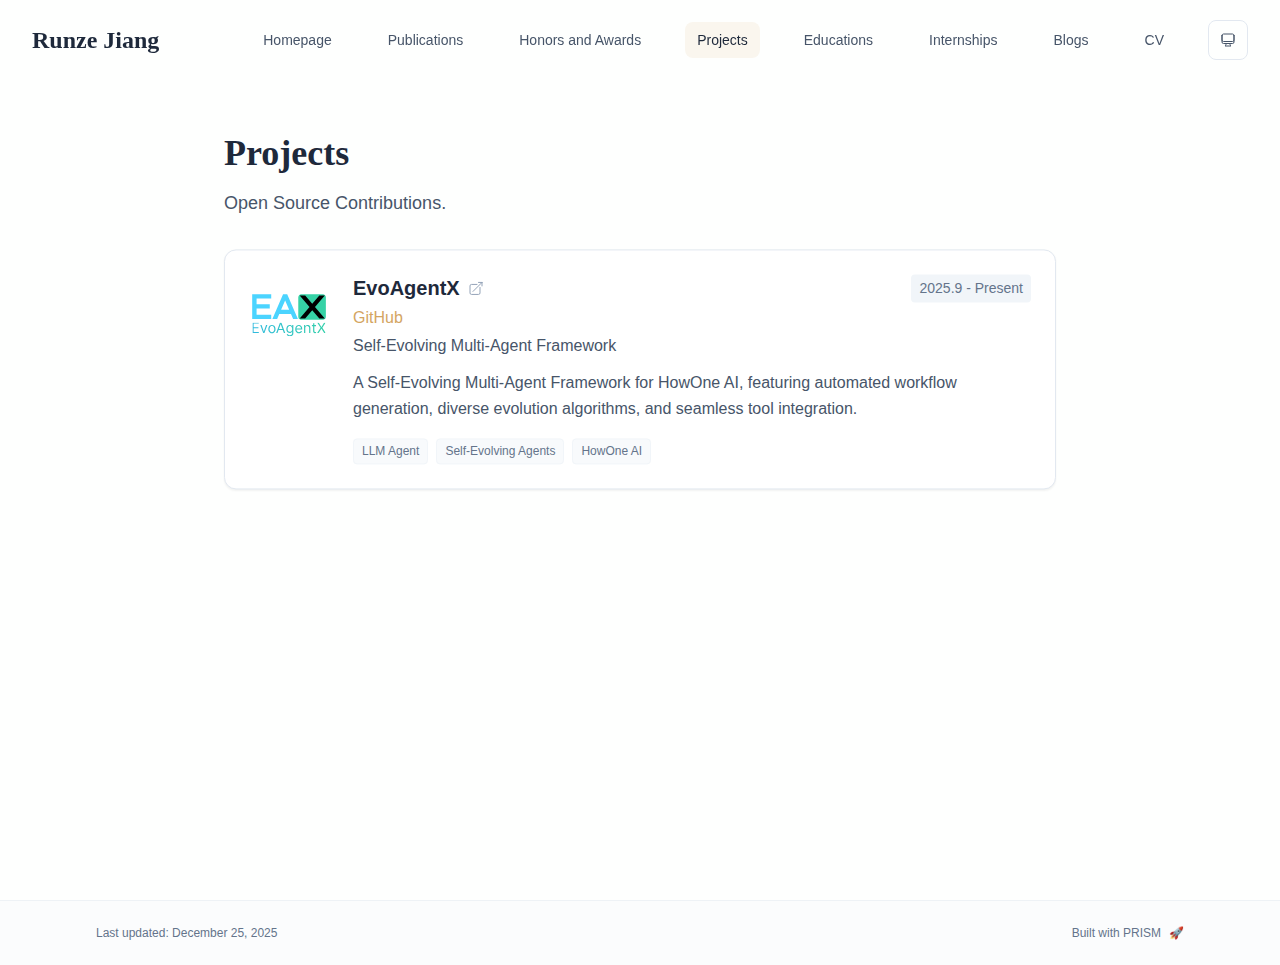
<file: projects/index.html>
<!DOCTYPE html><html lang="en" class="scroll-smooth"><head><meta charSet="utf-8"/><meta name="viewport" content="width=device-width, initial-scale=1"/><link rel="stylesheet" href="/_next/static/css/28154f56fbeaf6c5.css" data-precedence="next"/><link rel="preload" as="script" fetchPriority="low" href="/_next/static/chunks/webpack-b95981d9c54bffbb.js"/><script src="/_next/static/chunks/4bd1b696-0f7c9f1cb2b8ccb7.js" async=""></script><script src="/_next/static/chunks/684-4ee0729813f6ff6f.js" async=""></script><script src="/_next/static/chunks/main-app-4d07a09a720a792b.js" async=""></script><script src="/_next/static/chunks/589-135a8d6e059437fb.js" async=""></script><script src="/_next/static/chunks/540-64a4bd01a60a0bae.js" async=""></script><script src="/_next/static/chunks/app/layout-650008532b8efebc.js" async=""></script><script src="/_next/static/chunks/637-d7fcdec8f3d7f7fb.js" async=""></script><script src="/_next/static/chunks/234-13d1e3dfc04fc4cc.js" async=""></script><script src="/_next/static/chunks/911-62d93d817f29a883.js" async=""></script><script src="/_next/static/chunks/app/%5Bslug%5D/page-952de04d6f3235df.js" async=""></script><link rel="icon" href="/1F4AB.svg" type="image/svg+xml"/><link rel="dns-prefetch" href="https://google-fonts.jialeliu.com"/><link rel="preconnect" href="https://google-fonts.jialeliu.com" crossorigin=""/><link rel="preload" as="style" href="https://google-fonts.jialeliu.com/css2?family=Inter:wght@300;400;500;600;700&amp;family=Crimson+Text:ital,wght@0,400;0,600;1,400&amp;display=swap"/><link rel="stylesheet" id="gfonts-css" href="https://google-fonts.jialeliu.com/css2?family=Inter:wght@300;400;500;600;700&amp;family=Crimson+Text:ital,wght@0,400;0,600;1,400&amp;display=swap" media="print"/><script>
              (function(){
                var l = document.getElementById('gfonts-css');
                if (!l) return;
                if (l.media !== 'all') {
                  l.addEventListener('load', function(){ try { l.media = 'all'; } catch(e){} });
                }
              })();
            </script><noscript><link rel="stylesheet" href="https://google-fonts.jialeliu.com/css2?family=Inter:wght@300;400;500;600;700&amp;family=Crimson+Text:ital,wght@0,400;0,600;1,400&amp;display=swap"/></noscript><script>
              try {
                const theme = localStorage.getItem('theme-storage');
                const parsed = theme ? JSON.parse(theme) : null;
                const setting = parsed?.state?.theme || 'system';
                const prefersDark = typeof window !== 'undefined' && window.matchMedia && window.matchMedia('(prefers-color-scheme: dark)').matches;
                const effective = setting === 'dark' ? 'dark' : (setting === 'light' ? 'light' : (prefersDark ? 'dark' : 'light'));
                var root = document.documentElement;
                root.classList.add(effective);
                root.setAttribute('data-theme', effective);
              } catch (e) {
                var root = document.documentElement;
                root.classList.add('light');
                root.setAttribute('data-theme', 'light');
              }
            </script><title>Projects | Runze Jiang</title><meta name="description" content="Open Source Contributions."/><meta name="author" content="Runze Jiang"/><meta name="keywords" content="Runze Jiang,PhD,Research,Peking University"/><meta name="creator" content="Runze Jiang"/><meta name="publisher" content="Runze Jiang"/><meta property="og:title" content="Runze Jiang"/><meta property="og:description" content="master student at the Peking University."/><meta property="og:site_name" content="Runze Jiang&#x27;s Academic Website"/><meta property="og:locale" content="en_US"/><meta property="og:type" content="website"/><meta name="twitter:card" content="summary"/><meta name="twitter:title" content="Runze Jiang"/><meta name="twitter:description" content="master student at the Peking University."/><link rel="icon" href="/1F4AB.svg"/><script>document.querySelectorAll('body link[rel="icon"], body link[rel="apple-touch-icon"]').forEach(el => document.head.appendChild(el))</script><script src="/_next/static/chunks/polyfills-42372ed130431b0a.js" noModule=""></script></head><body class="font-sans antialiased"><div style="visibility:hidden"><nav class="fixed top-0 left-0 right-0 z-50" data-headlessui-state=""><div class="transition-all duration-300 ease-out bg-transparent" style="transform:translateY(-100px)"><div class="max-w-7xl mx-auto px-4 sm:px-6 lg:px-8"><div class="flex justify-between items-center h-16 lg:h-20"><div class="flex-shrink-0" tabindex="0"><a class="text-xl lg:text-2xl font-serif font-semibold text-primary hover:text-accent transition-colors duration-200" href="/">Runze Jiang</a></div><div class="hidden lg:block"><div class="ml-10 flex items-center space-x-8"><div class="flex items-baseline space-x-8"><a class="relative px-3 py-2 text-sm font-medium transition-all duration-200 rounded hover:bg-accent/10 hover:shadow-sm text-neutral-600 hover:text-primary" href="/"><span class="relative z-10">Homepage</span></a><a class="relative px-3 py-2 text-sm font-medium transition-all duration-200 rounded hover:bg-accent/10 hover:shadow-sm text-neutral-600 hover:text-primary" href="/publications/"><span class="relative z-10">Publications</span></a><a class="relative px-3 py-2 text-sm font-medium transition-all duration-200 rounded hover:bg-accent/10 hover:shadow-sm text-neutral-600 hover:text-primary" href="/awards/"><span class="relative z-10">Honors and Awards</span></a><a class="relative px-3 py-2 text-sm font-medium transition-all duration-200 rounded hover:bg-accent/10 hover:shadow-sm text-primary" href="/projects/"><span class="relative z-10">Projects</span><div class="absolute inset-0 bg-accent/10 rounded-lg"></div></a><a class="relative px-3 py-2 text-sm font-medium transition-all duration-200 rounded hover:bg-accent/10 hover:shadow-sm text-neutral-600 hover:text-primary" href="/educations/"><span class="relative z-10">Educations</span></a><a class="relative px-3 py-2 text-sm font-medium transition-all duration-200 rounded hover:bg-accent/10 hover:shadow-sm text-neutral-600 hover:text-primary" href="/internships/"><span class="relative z-10">Internships</span></a><a class="relative px-3 py-2 text-sm font-medium transition-all duration-200 rounded hover:bg-accent/10 hover:shadow-sm text-neutral-600 hover:text-primary" href="/blogs/"><span class="relative z-10">Blogs</span></a><a class="relative px-3 py-2 text-sm font-medium transition-all duration-200 rounded hover:bg-accent/10 hover:shadow-sm text-neutral-600 hover:text-primary" href="/cv/"><span class="relative z-10">CV</span></a></div><div class="flex items-center justify-center w-10 h-10 rounded-lg border border-neutral-200 dark:border-[rgba(148,163,184,0.24)] bg-background dark:bg-neutral-800"><div class="w-4 h-4 rounded-full bg-neutral-300 animate-pulse"></div></div></div></div><div class="lg:hidden flex items-center space-x-2"><div class="flex items-center justify-center w-10 h-10 rounded-lg border border-neutral-200 dark:border-[rgba(148,163,184,0.24)] bg-background dark:bg-neutral-800"><div class="w-4 h-4 rounded-full bg-neutral-300 animate-pulse"></div></div><button class="inline-flex items-center justify-center p-2 rounded-md text-neutral-600 hover:text-primary hover:bg-neutral-100 dark:hover:bg-neutral-800 focus:outline-none focus:ring-2 focus:ring-inset focus:ring-accent transition-colors duration-200" id="headlessui-disclosure-button-«R5pdb»" type="button" aria-expanded="false" data-headlessui-state=""><span class="sr-only">Open main menu</span><div><svg xmlns="http://www.w3.org/2000/svg" fill="none" viewBox="0 0 24 24" stroke-width="1.5" stroke="currentColor" aria-hidden="true" data-slot="icon" class="block h-6 w-6"><path stroke-linecap="round" stroke-linejoin="round" d="M3.75 6.75h16.5M3.75 12h16.5m-16.5 5.25h16.5"></path></svg></div></button></div></div></div></div></nav><main class="min-h-screen pt-16 lg:pt-20"><div class="max-w-4xl mx-auto px-4 sm:px-6 lg:px-8 py-12"><div style="opacity:0;transform:translateY(20px)"><div class="mb-8"><h1 class="text-4xl font-serif font-bold text-primary mb-4">Projects</h1><p class="text-lg text-neutral-600 dark:text-neutral-500 max-w-2xl">Open Source Contributions.</p></div><div class="grid gap-6"><div style="opacity:0;transform:translateY(20px)"><a href="https://github.com/EvoAgentX/EvoAgentX" target="_blank" rel="noopener noreferrer" class="block bg-white dark:bg-neutral-900 p-6 rounded-xl shadow-sm border border-neutral-200 dark:border-neutral-800 hover:shadow-lg transition-all duration-200 hover:scale-[1.01] cursor-pointer"><div class="flex gap-4 sm:gap-6"><div class="flex-shrink-0"><div class="w-16 h-16 sm:w-20 sm:h-20 relative"><img alt="EvoAgentX" loading="lazy" decoding="async" data-nimg="fill" class="object-contain" style="position:absolute;height:100%;width:100%;left:0;top:0;right:0;bottom:0;color:transparent" src="/EAX-logo.svg"/></div></div><div class="flex-1 min-w-0"><div class="flex justify-between items-start mb-2"><div class="flex-1"><h3 class="text-xl font-semibold text-primary mb-1 flex items-center gap-2">EvoAgentX<svg xmlns="http://www.w3.org/2000/svg" fill="none" viewBox="0 0 24 24" stroke-width="1.5" stroke="currentColor" aria-hidden="true" data-slot="icon" class="h-4 w-4 text-neutral-400 hover:text-accent transition-colors"><path stroke-linecap="round" stroke-linejoin="round" d="M13.5 6H5.25A2.25 2.25 0 0 0 3 8.25v10.5A2.25 2.25 0 0 0 5.25 21h10.5A2.25 2.25 0 0 0 18 18.75V10.5m-10.5 6L21 3m0 0h-5.25M21 3v5.25"></path></svg></h3><p class="text-base text-accent font-medium">GitHub</p><p class="text-base text-neutral-600 dark:text-neutral-500 mt-1">Self-Evolving Multi-Agent Framework</p></div><span class="text-sm text-neutral-500 font-medium bg-neutral-100 dark:bg-neutral-800 px-2 py-1 rounded ml-2 flex-shrink-0">2025.9 - Present</span></div><p class="text-base text-neutral-600 dark:text-neutral-500 leading-relaxed mt-3">A Self-Evolving Multi-Agent Framework for HowOne AI, featuring automated workflow generation, diverse evolution algorithms, and seamless tool integration.</p><div class="flex flex-wrap gap-2 mt-4"><span class="text-xs text-neutral-500 bg-neutral-50 dark:bg-neutral-800/50 px-2 py-1 rounded border border-neutral-100 dark:border-neutral-800">LLM Agent</span><span class="text-xs text-neutral-500 bg-neutral-50 dark:bg-neutral-800/50 px-2 py-1 rounded border border-neutral-100 dark:border-neutral-800">Self-Evolving Agents</span><span class="text-xs text-neutral-500 bg-neutral-50 dark:bg-neutral-800/50 px-2 py-1 rounded border border-neutral-100 dark:border-neutral-800">HowOne AI</span></div></div></div></a></div></div></div></div><!--$--><!--/$--><!--$--><!--/$--></main><footer class="border-t border-neutral-200/50 bg-neutral-50/50 dark:bg-neutral-900/50 dark:border-neutral-700/50"><div class="max-w-6xl mx-auto px-4 sm:px-6 lg:px-8 py-6"><div class="flex flex-col sm:flex-row justify-between items-center gap-2"><p class="text-xs text-neutral-500">Last updated: <!-- -->December 25, 2025</p><p class="text-xs text-neutral-500 flex items-center"><a href="https://github.com/xyjoey/PRISM" target="_blank" rel="noopener noreferrer">Built with PRISM</a><span class="ml-2">🚀</span></p></div></div></footer></div><script src="/_next/static/chunks/webpack-b95981d9c54bffbb.js" async=""></script><script>(self.__next_f=self.__next_f||[]).push([0])</script><script>self.__next_f.push([1,"1:\"$Sreact.fragment\"\n2:I[83719,[\"589\",\"static/chunks/589-135a8d6e059437fb.js\",\"540\",\"static/chunks/540-64a4bd01a60a0bae.js\",\"177\",\"static/chunks/app/layout-650008532b8efebc.js\"],\"ThemeProvider\"]\n3:I[768,[\"589\",\"static/chunks/589-135a8d6e059437fb.js\",\"540\",\"static/chunks/540-64a4bd01a60a0bae.js\",\"177\",\"static/chunks/app/layout-650008532b8efebc.js\"],\"default\"]\n4:I[87555,[],\"\"]\n5:I[31295,[],\"\"]\n6:I[52548,[\"589\",\"static/chunks/589-135a8d6e059437fb.js\",\"540\",\"static/chunks/540-64a4bd01a60a0bae.js\",\"177\",\"static/chunks/app/layout-650008532b8efebc.js\"],\"default\"]\n8:I[59665,[],\"MetadataBoundary\"]\na:I[59665,[],\"OutletBoundary\"]\nd:I[74911,[],\"AsyncMetadataOutlet\"]\nf:I[59665,[],\"ViewportBoundary\"]\n11:I[26614,[],\"\"]\n:HL[\"/_next/static/css/28154f56fbeaf6c5.css\",\"style\"]\n"])</script><script>self.__next_f.push([1,"0:{\"P\":null,\"b\":\"JhMhaxxnYNlxe_djsUExs\",\"p\":\"\",\"c\":[\"\",\"projects\",\"\"],\"i\":false,\"f\":[[[\"\",{\"children\":[[\"slug\",\"projects\",\"d\"],{\"children\":[\"__PAGE__\",{}]}]},\"$undefined\",\"$undefined\",true],[\"\",[\"$\",\"$1\",\"c\",{\"children\":[[[\"$\",\"link\",\"0\",{\"rel\":\"stylesheet\",\"href\":\"/_next/static/css/28154f56fbeaf6c5.css\",\"precedence\":\"next\",\"crossOrigin\":\"$undefined\",\"nonce\":\"$undefined\"}]],[\"$\",\"html\",null,{\"lang\":\"en\",\"className\":\"scroll-smooth\",\"suppressHydrationWarning\":true,\"children\":[[\"$\",\"head\",null,{\"children\":[[\"$\",\"link\",null,{\"rel\":\"icon\",\"href\":\"/1F4AB.svg\",\"type\":\"image/svg+xml\"}],[\"$\",\"link\",null,{\"rel\":\"dns-prefetch\",\"href\":\"https://google-fonts.jialeliu.com\"}],[\"$\",\"link\",null,{\"rel\":\"preconnect\",\"href\":\"https://google-fonts.jialeliu.com\",\"crossOrigin\":\"\"}],[\"$\",\"link\",null,{\"rel\":\"preload\",\"as\":\"style\",\"href\":\"https://google-fonts.jialeliu.com/css2?family=Inter:wght@300;400;500;600;700\u0026family=Crimson+Text:ital,wght@0,400;0,600;1,400\u0026display=swap\"}],[\"$\",\"link\",null,{\"rel\":\"stylesheet\",\"id\":\"gfonts-css\",\"href\":\"https://google-fonts.jialeliu.com/css2?family=Inter:wght@300;400;500;600;700\u0026family=Crimson+Text:ital,wght@0,400;0,600;1,400\u0026display=swap\",\"media\":\"print\"}],[\"$\",\"script\",null,{\"dangerouslySetInnerHTML\":{\"__html\":\"\\n              (function(){\\n                var l = document.getElementById('gfonts-css');\\n                if (!l) return;\\n                if (l.media !== 'all') {\\n                  l.addEventListener('load', function(){ try { l.media = 'all'; } catch(e){} });\\n                }\\n              })();\\n            \"}}],[\"$\",\"noscript\",null,{\"children\":[\"$\",\"link\",null,{\"rel\":\"stylesheet\",\"href\":\"https://google-fonts.jialeliu.com/css2?family=Inter:wght@300;400;500;600;700\u0026family=Crimson+Text:ital,wght@0,400;0,600;1,400\u0026display=swap\"}]}],[\"$\",\"script\",null,{\"dangerouslySetInnerHTML\":{\"__html\":\"\\n              try {\\n                const theme = localStorage.getItem('theme-storage');\\n                const parsed = theme ? JSON.parse(theme) : null;\\n                const setting = parsed?.state?.theme || 'system';\\n                const prefersDark = typeof window !== 'undefined' \u0026\u0026 window.matchMedia \u0026\u0026 window.matchMedia('(prefers-color-scheme: dark)').matches;\\n                const effective = setting === 'dark' ? 'dark' : (setting === 'light' ? 'light' : (prefersDark ? 'dark' : 'light'));\\n                var root = document.documentElement;\\n                root.classList.add(effective);\\n                root.setAttribute('data-theme', effective);\\n              } catch (e) {\\n                var root = document.documentElement;\\n                root.classList.add('light');\\n                root.setAttribute('data-theme', 'light');\\n              }\\n            \"}}]]}],[\"$\",\"body\",null,{\"className\":\"font-sans antialiased\",\"children\":[\"$\",\"$L2\",null,{\"children\":[[\"$\",\"$L3\",null,{\"items\":[{\"title\":\"Homepage\",\"type\":\"page\",\"target\":\"about\",\"href\":\"/\"},{\"title\":\"Publications\",\"type\":\"page\",\"target\":\"publications\",\"href\":\"/publications\"},{\"title\":\"Honors and Awards\",\"type\":\"page\",\"target\":\"awards\",\"href\":\"/awards\"},{\"title\":\"Projects\",\"type\":\"page\",\"target\":\"projects\",\"href\":\"/projects\"},{\"title\":\"Educations\",\"type\":\"page\",\"target\":\"educations\",\"href\":\"/educations\"},{\"title\":\"Internships\",\"type\":\"page\",\"target\":\"internships\",\"href\":\"/internships\"},{\"title\":\"Blogs\",\"type\":\"page\",\"target\":\"blogs\",\"href\":\"/blogs\"},{\"title\":\"CV\",\"type\":\"page\",\"target\":\"cv\",\"href\":\"/cv\"}],\"siteTitle\":\"Runze Jiang\",\"enableOnePageMode\":false}],[\"$\",\"main\",null,{\"className\":\"min-h-screen pt-16 lg:pt-20\",\"children\":[\"$\",\"$L4\",null,{\"parallelRouterKey\":\"children\",\"error\":\"$undefined\",\"errorStyles\":\"$undefined\",\"errorScripts\":\"$undefined\",\"template\":[\"$\",\"$L5\",null,{}],\"templateStyles\":\"$undefined\",\"templateScripts\":\"$undefined\",\"notFound\":[[[\"$\",\"title\",null,{\"children\":\"404: This page could not be found.\"}],[\"$\",\"div\",null,{\"style\":{\"fontFamily\":\"system-ui,\\\"Segoe UI\\\",Roboto,Helvetica,Arial,sans-serif,\\\"Apple Color Emoji\\\",\\\"Segoe UI Emoji\\\"\",\"height\":\"100vh\",\"textAlign\":\"center\",\"display\":\"flex\",\"flexDirection\":\"column\",\"alignItems\":\"center\",\"justifyContent\":\"center\"},\"children\":[\"$\",\"div\",null,{\"children\":[[\"$\",\"style\",null,{\"dangerouslySetInnerHTML\":{\"__html\":\"body{color:#000;background:#fff;margin:0}.next-error-h1{border-right:1px solid rgba(0,0,0,.3)}@media (prefers-color-scheme:dark){body{color:#fff;background:#000}.next-error-h1{border-right:1px solid rgba(255,255,255,.3)}}\"}}],[\"$\",\"h1\",null,{\"className\":\"next-error-h1\",\"style\":{\"display\":\"inline-block\",\"margin\":\"0 20px 0 0\",\"padding\":\"0 23px 0 0\",\"fontSize\":24,\"fontWeight\":500,\"verticalAlign\":\"top\",\"lineHeight\":\"49px\"},\"children\":404}],[\"$\",\"div\",null,{\"style\":{\"display\":\"inline-block\"},\"children\":[\"$\",\"h2\",null,{\"style\":{\"fontSize\":14,\"fontWeight\":400,\"lineHeight\":\"49px\",\"margin\":0},\"children\":\"This page could not be found.\"}]}]]}]}]],[]],\"forbidden\":\"$undefined\",\"unauthorized\":\"$undefined\"}]}],[\"$\",\"$L6\",null,{\"lastUpdated\":\"December 25, 2025\"}]]}]}]]}]]}],{\"children\":[[\"slug\",\"projects\",\"d\"],[\"$\",\"$1\",\"c\",{\"children\":[null,[\"$\",\"$L4\",null,{\"parallelRouterKey\":\"children\",\"error\":\"$undefined\",\"errorStyles\":\"$undefined\",\"errorScripts\":\"$undefined\",\"template\":[\"$\",\"$L5\",null,{}],\"templateStyles\":\"$undefined\",\"templateScripts\":\"$undefined\",\"notFound\":\"$undefined\",\"forbidden\":\"$undefined\",\"unauthorized\":\"$undefined\"}]]}],{\"children\":[\"__PAGE__\",[\"$\",\"$1\",\"c\",{\"children\":[\"$L7\",[\"$\",\"$L8\",null,{\"children\":\"$L9\"}],null,[\"$\",\"$La\",null,{\"children\":[\"$Lb\",\"$Lc\",[\"$\",\"$Ld\",null,{\"promise\":\"$@e\"}]]}]]}],{},null,false]},null,false]},null,false],[\"$\",\"$1\",\"h\",{\"children\":[null,[\"$\",\"$1\",\"cQi0Tt5RzHTKdUzqhrgF-\",{\"children\":[[\"$\",\"$Lf\",null,{\"children\":\"$L10\"}],null]}],null]}],false]],\"m\":\"$undefined\",\"G\":[\"$11\",\"$undefined\"],\"s\":false,\"S\":true}\n"])</script><script>self.__next_f.push([1,"12:\"$Sreact.suspense\"\n13:I[74911,[],\"AsyncMetadata\"]\n15:I[83684,[\"589\",\"static/chunks/589-135a8d6e059437fb.js\",\"637\",\"static/chunks/637-d7fcdec8f3d7f7fb.js\",\"234\",\"static/chunks/234-13d1e3dfc04fc4cc.js\",\"911\",\"static/chunks/911-62d93d817f29a883.js\",\"182\",\"static/chunks/app/%5Bslug%5D/page-952de04d6f3235df.js\"],\"default\"]\n9:[\"$\",\"$12\",null,{\"fallback\":null,\"children\":[\"$\",\"$L13\",null,{\"promise\":\"$@14\"}]}]\n7:[\"$\",\"div\",null,{\"className\":\"max-w-4xl mx-auto px-4 sm:px-6 lg:px-8 py-12\",\"children\":[false,false,[\"$\",\"$L15\",null,{\"config\":{\"type\":\"card\",\"title\":\"Projects\",\"description\":\"Open Source Contributions.\",\"items\":[{\"logo\":\"/EAX-logo.svg\",\"institution\":\"EvoAgentX\",\"department\":\"GitHub\",\"major\":\"Self-Evolving Multi-Agent Framework\",\"link\":\"https://github.com/EvoAgentX/EvoAgentX\",\"date\":\"2025.9 - Present\",\"content\":\"A Self-Evolving Multi-Agent Framework for HowOne AI, featuring automated workflow generation, diverse evolution algorithms, and seamless tool integration.\",\"tags\":[\"LLM Agent\",\"Self-Evolving Agents\",\"HowOne AI\"]}]}}],false]}]\n"])</script><script>self.__next_f.push([1,"c:null\n"])</script><script>self.__next_f.push([1,"10:[[\"$\",\"meta\",\"0\",{\"charSet\":\"utf-8\"}],[\"$\",\"meta\",\"1\",{\"name\":\"viewport\",\"content\":\"width=device-width, initial-scale=1\"}]]\nb:null\n"])</script><script>self.__next_f.push([1,"14:{\"metadata\":[[\"$\",\"title\",\"0\",{\"children\":\"Projects | Runze Jiang\"}],[\"$\",\"meta\",\"1\",{\"name\":\"description\",\"content\":\"Open Source Contributions.\"}],[\"$\",\"meta\",\"2\",{\"name\":\"author\",\"content\":\"Runze Jiang\"}],[\"$\",\"meta\",\"3\",{\"name\":\"keywords\",\"content\":\"Runze Jiang,PhD,Research,Peking University\"}],[\"$\",\"meta\",\"4\",{\"name\":\"creator\",\"content\":\"Runze Jiang\"}],[\"$\",\"meta\",\"5\",{\"name\":\"publisher\",\"content\":\"Runze Jiang\"}],[\"$\",\"meta\",\"6\",{\"property\":\"og:title\",\"content\":\"Runze Jiang\"}],[\"$\",\"meta\",\"7\",{\"property\":\"og:description\",\"content\":\"master student at the Peking University.\"}],[\"$\",\"meta\",\"8\",{\"property\":\"og:site_name\",\"content\":\"Runze Jiang's Academic Website\"}],[\"$\",\"meta\",\"9\",{\"property\":\"og:locale\",\"content\":\"en_US\"}],[\"$\",\"meta\",\"10\",{\"property\":\"og:type\",\"content\":\"website\"}],[\"$\",\"meta\",\"11\",{\"name\":\"twitter:card\",\"content\":\"summary\"}],[\"$\",\"meta\",\"12\",{\"name\":\"twitter:title\",\"content\":\"Runze Jiang\"}],[\"$\",\"meta\",\"13\",{\"name\":\"twitter:description\",\"content\":\"master student at the Peking University.\"}],[\"$\",\"link\",\"14\",{\"rel\":\"icon\",\"href\":\"/1F4AB.svg\"}]],\"error\":null,\"digest\":\"$undefined\"}\ne:{\"metadata\":\"$14:metadata\",\"error\":null,\"digest\":\"$undefined\"}\n"])</script></body></html>
</file>
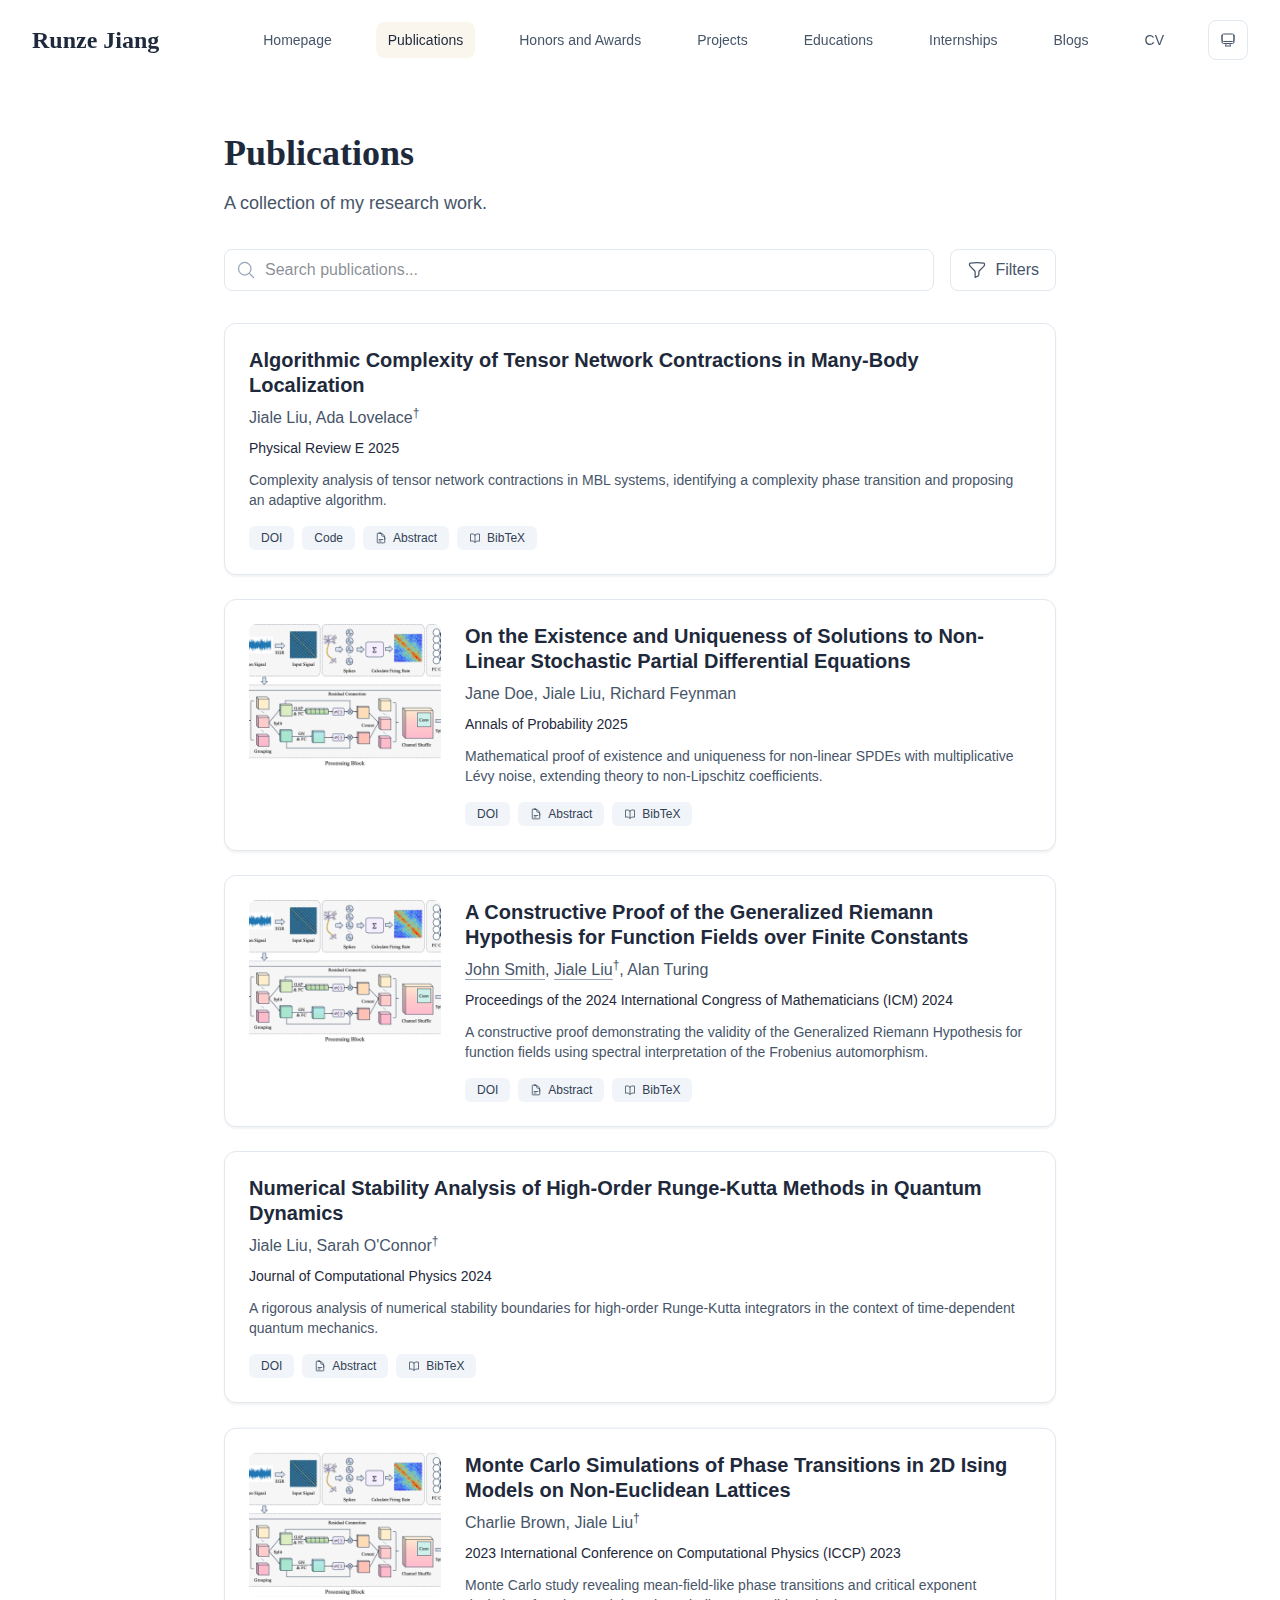
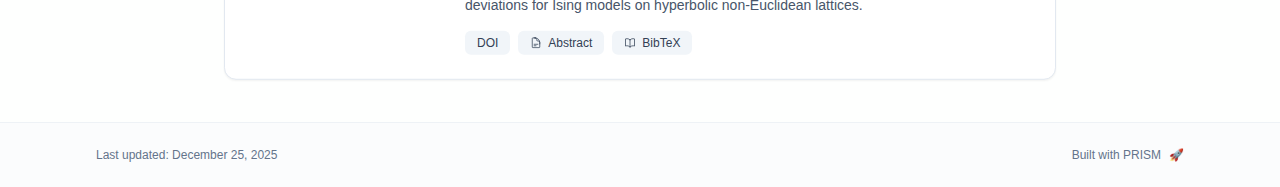
<file: publications/index.html>
<!DOCTYPE html><html lang="en" class="scroll-smooth"><head><meta charSet="utf-8"/><meta name="viewport" content="width=device-width, initial-scale=1"/><link rel="stylesheet" href="/_next/static/css/28154f56fbeaf6c5.css" data-precedence="next"/><link rel="preload" as="script" fetchPriority="low" href="/_next/static/chunks/webpack-b95981d9c54bffbb.js"/><script src="/_next/static/chunks/4bd1b696-0f7c9f1cb2b8ccb7.js" async=""></script><script src="/_next/static/chunks/684-4ee0729813f6ff6f.js" async=""></script><script src="/_next/static/chunks/main-app-4d07a09a720a792b.js" async=""></script><script src="/_next/static/chunks/589-135a8d6e059437fb.js" async=""></script><script src="/_next/static/chunks/540-64a4bd01a60a0bae.js" async=""></script><script src="/_next/static/chunks/app/layout-650008532b8efebc.js" async=""></script><script src="/_next/static/chunks/637-d7fcdec8f3d7f7fb.js" async=""></script><script src="/_next/static/chunks/234-13d1e3dfc04fc4cc.js" async=""></script><script src="/_next/static/chunks/911-62d93d817f29a883.js" async=""></script><script src="/_next/static/chunks/app/%5Bslug%5D/page-952de04d6f3235df.js" async=""></script><link rel="icon" href="/1F4AB.svg" type="image/svg+xml"/><link rel="dns-prefetch" href="https://google-fonts.jialeliu.com"/><link rel="preconnect" href="https://google-fonts.jialeliu.com" crossorigin=""/><link rel="preload" as="style" href="https://google-fonts.jialeliu.com/css2?family=Inter:wght@300;400;500;600;700&amp;family=Crimson+Text:ital,wght@0,400;0,600;1,400&amp;display=swap"/><link rel="stylesheet" id="gfonts-css" href="https://google-fonts.jialeliu.com/css2?family=Inter:wght@300;400;500;600;700&amp;family=Crimson+Text:ital,wght@0,400;0,600;1,400&amp;display=swap" media="print"/><script>
              (function(){
                var l = document.getElementById('gfonts-css');
                if (!l) return;
                if (l.media !== 'all') {
                  l.addEventListener('load', function(){ try { l.media = 'all'; } catch(e){} });
                }
              })();
            </script><noscript><link rel="stylesheet" href="https://google-fonts.jialeliu.com/css2?family=Inter:wght@300;400;500;600;700&amp;family=Crimson+Text:ital,wght@0,400;0,600;1,400&amp;display=swap"/></noscript><script>
              try {
                const theme = localStorage.getItem('theme-storage');
                const parsed = theme ? JSON.parse(theme) : null;
                const setting = parsed?.state?.theme || 'system';
                const prefersDark = typeof window !== 'undefined' && window.matchMedia && window.matchMedia('(prefers-color-scheme: dark)').matches;
                const effective = setting === 'dark' ? 'dark' : (setting === 'light' ? 'light' : (prefersDark ? 'dark' : 'light'));
                var root = document.documentElement;
                root.classList.add(effective);
                root.setAttribute('data-theme', effective);
              } catch (e) {
                var root = document.documentElement;
                root.classList.add('light');
                root.setAttribute('data-theme', 'light');
              }
            </script><title>Publications | Runze Jiang</title><meta name="description" content="A collection of my research work."/><meta name="author" content="Runze Jiang"/><meta name="keywords" content="Runze Jiang,PhD,Research,Peking University"/><meta name="creator" content="Runze Jiang"/><meta name="publisher" content="Runze Jiang"/><meta property="og:title" content="Runze Jiang"/><meta property="og:description" content="master student at the Peking University."/><meta property="og:site_name" content="Runze Jiang&#x27;s Academic Website"/><meta property="og:locale" content="en_US"/><meta property="og:type" content="website"/><meta name="twitter:card" content="summary"/><meta name="twitter:title" content="Runze Jiang"/><meta name="twitter:description" content="master student at the Peking University."/><link rel="icon" href="/1F4AB.svg"/><script>document.querySelectorAll('body link[rel="icon"], body link[rel="apple-touch-icon"]').forEach(el => document.head.appendChild(el))</script><script src="/_next/static/chunks/polyfills-42372ed130431b0a.js" noModule=""></script></head><body class="font-sans antialiased"><div style="visibility:hidden"><nav class="fixed top-0 left-0 right-0 z-50" data-headlessui-state=""><div class="transition-all duration-300 ease-out bg-transparent" style="transform:translateY(-100px)"><div class="max-w-7xl mx-auto px-4 sm:px-6 lg:px-8"><div class="flex justify-between items-center h-16 lg:h-20"><div class="flex-shrink-0" tabindex="0"><a class="text-xl lg:text-2xl font-serif font-semibold text-primary hover:text-accent transition-colors duration-200" href="/">Runze Jiang</a></div><div class="hidden lg:block"><div class="ml-10 flex items-center space-x-8"><div class="flex items-baseline space-x-8"><a class="relative px-3 py-2 text-sm font-medium transition-all duration-200 rounded hover:bg-accent/10 hover:shadow-sm text-neutral-600 hover:text-primary" href="/"><span class="relative z-10">Homepage</span></a><a class="relative px-3 py-2 text-sm font-medium transition-all duration-200 rounded hover:bg-accent/10 hover:shadow-sm text-primary" href="/publications/"><span class="relative z-10">Publications</span><div class="absolute inset-0 bg-accent/10 rounded-lg"></div></a><a class="relative px-3 py-2 text-sm font-medium transition-all duration-200 rounded hover:bg-accent/10 hover:shadow-sm text-neutral-600 hover:text-primary" href="/awards/"><span class="relative z-10">Honors and Awards</span></a><a class="relative px-3 py-2 text-sm font-medium transition-all duration-200 rounded hover:bg-accent/10 hover:shadow-sm text-neutral-600 hover:text-primary" href="/projects/"><span class="relative z-10">Projects</span></a><a class="relative px-3 py-2 text-sm font-medium transition-all duration-200 rounded hover:bg-accent/10 hover:shadow-sm text-neutral-600 hover:text-primary" href="/educations/"><span class="relative z-10">Educations</span></a><a class="relative px-3 py-2 text-sm font-medium transition-all duration-200 rounded hover:bg-accent/10 hover:shadow-sm text-neutral-600 hover:text-primary" href="/internships/"><span class="relative z-10">Internships</span></a><a class="relative px-3 py-2 text-sm font-medium transition-all duration-200 rounded hover:bg-accent/10 hover:shadow-sm text-neutral-600 hover:text-primary" href="/blogs/"><span class="relative z-10">Blogs</span></a><a class="relative px-3 py-2 text-sm font-medium transition-all duration-200 rounded hover:bg-accent/10 hover:shadow-sm text-neutral-600 hover:text-primary" href="/cv/"><span class="relative z-10">CV</span></a></div><div class="flex items-center justify-center w-10 h-10 rounded-lg border border-neutral-200 dark:border-[rgba(148,163,184,0.24)] bg-background dark:bg-neutral-800"><div class="w-4 h-4 rounded-full bg-neutral-300 animate-pulse"></div></div></div></div><div class="lg:hidden flex items-center space-x-2"><div class="flex items-center justify-center w-10 h-10 rounded-lg border border-neutral-200 dark:border-[rgba(148,163,184,0.24)] bg-background dark:bg-neutral-800"><div class="w-4 h-4 rounded-full bg-neutral-300 animate-pulse"></div></div><button class="inline-flex items-center justify-center p-2 rounded-md text-neutral-600 hover:text-primary hover:bg-neutral-100 dark:hover:bg-neutral-800 focus:outline-none focus:ring-2 focus:ring-inset focus:ring-accent transition-colors duration-200" id="headlessui-disclosure-button-«R5pdb»" type="button" aria-expanded="false" data-headlessui-state=""><span class="sr-only">Open main menu</span><div><svg xmlns="http://www.w3.org/2000/svg" fill="none" viewBox="0 0 24 24" stroke-width="1.5" stroke="currentColor" aria-hidden="true" data-slot="icon" class="block h-6 w-6"><path stroke-linecap="round" stroke-linejoin="round" d="M3.75 6.75h16.5M3.75 12h16.5m-16.5 5.25h16.5"></path></svg></div></button></div></div></div></div></nav><main class="min-h-screen pt-16 lg:pt-20"><div class="max-w-4xl mx-auto px-4 sm:px-6 lg:px-8 py-12"><div style="opacity:0;transform:translateY(20px)"><div class="mb-8"><h1 class="text-4xl font-serif font-bold text-primary mb-4">Publications</h1><p class="text-lg text-neutral-600 dark:text-neutral-500 max-w-2xl">A collection of my research work.</p></div><div class="mb-8 space-y-4"><div class="flex flex-col sm:flex-row gap-4"><div class="relative flex-grow"><svg xmlns="http://www.w3.org/2000/svg" fill="none" viewBox="0 0 24 24" stroke-width="1.5" stroke="currentColor" aria-hidden="true" data-slot="icon" class="absolute left-3 top-1/2 transform -translate-y-1/2 h-5 w-5 text-neutral-400"><path stroke-linecap="round" stroke-linejoin="round" d="m21 21-5.197-5.197m0 0A7.5 7.5 0 1 0 5.196 5.196a7.5 7.5 0 0 0 10.607 10.607Z"></path></svg><input type="text" placeholder="Search publications..." class="w-full pl-10 pr-4 py-2 rounded-lg border border-neutral-200 dark:border-neutral-800 bg-white dark:bg-neutral-900 focus:ring-2 focus:ring-accent focus:border-transparent transition-all duration-200" value=""/></div><button class="flex items-center justify-center px-4 py-2 rounded-lg border transition-all duration-200 bg-white dark:bg-neutral-900 border-neutral-200 dark:border-neutral-800 text-neutral-600 hover:border-accent hover:text-accent"><svg xmlns="http://www.w3.org/2000/svg" fill="none" viewBox="0 0 24 24" stroke-width="1.5" stroke="currentColor" aria-hidden="true" data-slot="icon" class="h-5 w-5 mr-2"><path stroke-linecap="round" stroke-linejoin="round" d="M12 3c2.755 0 5.455.232 8.083.678.533.09.917.556.917 1.096v1.044a2.25 2.25 0 0 1-.659 1.591l-5.432 5.432a2.25 2.25 0 0 0-.659 1.591v2.927a2.25 2.25 0 0 1-1.244 2.013L9.75 21v-6.568a2.25 2.25 0 0 0-.659-1.591L3.659 7.409A2.25 2.25 0 0 1 3 5.818V4.774c0-.54.384-1.006.917-1.096A48.32 48.32 0 0 1 12 3Z"></path></svg>Filters</button></div></div><div class="space-y-6"><div class="bg-white dark:bg-neutral-900 p-6 rounded-xl shadow-sm border border-neutral-200 dark:border-neutral-800 hover:shadow-md transition-all duration-200" style="opacity:0;transform:translateY(20px)"><div class="flex flex-col md:flex-row gap-6"><div class="flex-grow"><h3 class="text-xl font-semibold text-primary mb-2 leading-tight">Algorithmic Complexity of Tensor Network Contractions in Many-Body Localization</h3><p class="text-base text-neutral-600 dark:text-neutral-400 mb-2"><span><span class=" ">Jiale Liu</span>, </span><span><span class=" ">Ada Lovelace</span><sup class="ml-0 text-neutral-600 dark:text-neutral-400">†</sup></span></p><p class="text-sm font-medium text-neutral-800 dark:text-neutral-600 mb-3">Physical Review E<!-- --> <!-- -->2025</p><p class="text-sm text-neutral-600 dark:text-neutral-500 mb-4 line-clamp-3">Complexity analysis of tensor network contractions in MBL systems, identifying a complexity phase transition and proposing an adaptive algorithm.</p><div class="flex flex-wrap gap-2 mt-auto"><a href="https://doi.org/10.1103/PhysRevE.112.092101" target="_blank" rel="noopener noreferrer" class="inline-flex items-center px-3 py-1 rounded-md text-xs font-medium bg-neutral-100 dark:bg-neutral-800 text-neutral-700 dark:text-neutral-300 hover:bg-accent hover:text-white transition-colors">DOI</a><a href="https://github.com/xyjoey/Tensor_Network_Complexity_MBL" target="_blank" rel="noopener noreferrer" class="inline-flex items-center px-3 py-1 rounded-md text-xs font-medium bg-neutral-100 dark:bg-neutral-800 text-neutral-700 dark:text-neutral-300 hover:bg-accent hover:text-white transition-colors">Code</a><button class="inline-flex items-center px-3 py-1 rounded-md text-xs font-medium transition-colors bg-neutral-100 dark:bg-neutral-800 text-neutral-700 dark:text-neutral-300 hover:bg-accent hover:text-white"><svg xmlns="http://www.w3.org/2000/svg" fill="none" viewBox="0 0 24 24" stroke-width="1.5" stroke="currentColor" aria-hidden="true" data-slot="icon" class="h-3 w-3 mr-1.5"><path stroke-linecap="round" stroke-linejoin="round" d="M19.5 14.25v-2.625a3.375 3.375 0 0 0-3.375-3.375h-1.5A1.125 1.125 0 0 1 13.5 7.125v-1.5a3.375 3.375 0 0 0-3.375-3.375H8.25m0 12.75h7.5m-7.5 3H12M10.5 2.25H5.625c-.621 0-1.125.504-1.125 1.125v17.25c0 .621.504 1.125 1.125 1.125h12.75c.621 0 1.125-.504 1.125-1.125V11.25a9 9 0 0 0-9-9Z"></path></svg>Abstract</button><button class="inline-flex items-center px-3 py-1 rounded-md text-xs font-medium transition-colors bg-neutral-100 dark:bg-neutral-800 text-neutral-700 dark:text-neutral-300 hover:bg-accent hover:text-white"><svg xmlns="http://www.w3.org/2000/svg" fill="none" viewBox="0 0 24 24" stroke-width="1.5" stroke="currentColor" aria-hidden="true" data-slot="icon" class="h-3 w-3 mr-1.5"><path stroke-linecap="round" stroke-linejoin="round" d="M12 6.042A8.967 8.967 0 0 0 6 3.75c-1.052 0-2.062.18-3 .512v14.25A8.987 8.987 0 0 1 6 18c2.305 0 4.408.867 6 2.292m0-14.25a8.966 8.966 0 0 1 6-2.292c1.052 0 2.062.18 3 .512v14.25A8.987 8.987 0 0 0 18 18a8.967 8.967 0 0 0-6 2.292m0-14.25v14.25"></path></svg>BibTeX</button></div></div></div></div><div class="bg-white dark:bg-neutral-900 p-6 rounded-xl shadow-sm border border-neutral-200 dark:border-neutral-800 hover:shadow-md transition-all duration-200" style="opacity:0;transform:translateY(20px)"><div class="flex flex-col md:flex-row gap-6"><div class="w-full md:w-48 flex-shrink-0"><div class="aspect-video md:aspect-[4/3] relative rounded-lg overflow-hidden bg-neutral-100 dark:bg-neutral-800"><img alt="On the Existence and Uniqueness of Solutions to Non-Linear Stochastic Partial Differential Equations" loading="lazy" decoding="async" data-nimg="fill" class="object-cover" style="position:absolute;height:100%;width:100%;left:0;top:0;right:0;bottom:0;color:transparent" src="/papers/example.png"/></div></div><div class="flex-grow"><h3 class="text-xl font-semibold text-primary mb-2 leading-tight">On the Existence and Uniqueness of Solutions to Non-Linear Stochastic Partial Differential Equations</h3><p class="text-base text-neutral-600 dark:text-neutral-400 mb-2"><span><span class=" ">Jane Doe</span>, </span><span><span class=" ">Jiale Liu</span>, </span><span><span class=" ">Richard Feynman</span></span></p><p class="text-sm font-medium text-neutral-800 dark:text-neutral-600 mb-3">Annals of Probability<!-- --> <!-- -->2025</p><p class="text-sm text-neutral-600 dark:text-neutral-500 mb-4 line-clamp-3">Mathematical proof of existence and uniqueness for non-linear SPDEs with multiplicative Lévy noise, extending theory to non-Lipschitz coefficients.</p><div class="flex flex-wrap gap-2 mt-auto"><a href="https://doi.org/10.1214/25-AOP1201" target="_blank" rel="noopener noreferrer" class="inline-flex items-center px-3 py-1 rounded-md text-xs font-medium bg-neutral-100 dark:bg-neutral-800 text-neutral-700 dark:text-neutral-300 hover:bg-accent hover:text-white transition-colors">DOI</a><button class="inline-flex items-center px-3 py-1 rounded-md text-xs font-medium transition-colors bg-neutral-100 dark:bg-neutral-800 text-neutral-700 dark:text-neutral-300 hover:bg-accent hover:text-white"><svg xmlns="http://www.w3.org/2000/svg" fill="none" viewBox="0 0 24 24" stroke-width="1.5" stroke="currentColor" aria-hidden="true" data-slot="icon" class="h-3 w-3 mr-1.5"><path stroke-linecap="round" stroke-linejoin="round" d="M19.5 14.25v-2.625a3.375 3.375 0 0 0-3.375-3.375h-1.5A1.125 1.125 0 0 1 13.5 7.125v-1.5a3.375 3.375 0 0 0-3.375-3.375H8.25m0 12.75h7.5m-7.5 3H12M10.5 2.25H5.625c-.621 0-1.125.504-1.125 1.125v17.25c0 .621.504 1.125 1.125 1.125h12.75c.621 0 1.125-.504 1.125-1.125V11.25a9 9 0 0 0-9-9Z"></path></svg>Abstract</button><button class="inline-flex items-center px-3 py-1 rounded-md text-xs font-medium transition-colors bg-neutral-100 dark:bg-neutral-800 text-neutral-700 dark:text-neutral-300 hover:bg-accent hover:text-white"><svg xmlns="http://www.w3.org/2000/svg" fill="none" viewBox="0 0 24 24" stroke-width="1.5" stroke="currentColor" aria-hidden="true" data-slot="icon" class="h-3 w-3 mr-1.5"><path stroke-linecap="round" stroke-linejoin="round" d="M12 6.042A8.967 8.967 0 0 0 6 3.75c-1.052 0-2.062.18-3 .512v14.25A8.987 8.987 0 0 1 6 18c2.305 0 4.408.867 6 2.292m0-14.25a8.966 8.966 0 0 1 6-2.292c1.052 0 2.062.18 3 .512v14.25A8.987 8.987 0 0 0 18 18a8.967 8.967 0 0 0-6 2.292m0-14.25v14.25"></path></svg>BibTeX</button></div></div></div></div><div class="bg-white dark:bg-neutral-900 p-6 rounded-xl shadow-sm border border-neutral-200 dark:border-neutral-800 hover:shadow-md transition-all duration-200" style="opacity:0;transform:translateY(20px)"><div class="flex flex-col md:flex-row gap-6"><div class="w-full md:w-48 flex-shrink-0"><div class="aspect-video md:aspect-[4/3] relative rounded-lg overflow-hidden bg-neutral-100 dark:bg-neutral-800"><img alt="A Constructive Proof of the Generalized Riemann Hypothesis for Function Fields over Finite Constants" loading="lazy" decoding="async" data-nimg="fill" class="object-cover" style="position:absolute;height:100%;width:100%;left:0;top:0;right:0;bottom:0;color:transparent" src="/papers/example.png"/></div></div><div class="flex-grow"><h3 class="text-xl font-semibold text-primary mb-2 leading-tight">A Constructive Proof of the Generalized Riemann Hypothesis for Function Fields over Finite Constants</h3><p class="text-base text-neutral-600 dark:text-neutral-400 mb-2"><span><span class=" underline underline-offset-4 decoration-neutral-400">John Smith</span>, </span><span><span class=" underline underline-offset-4 decoration-neutral-400">Jiale Liu</span><sup class="ml-0 text-neutral-600 dark:text-neutral-400">†</sup>, </span><span><span class=" ">Alan Turing</span></span></p><p class="text-sm font-medium text-neutral-800 dark:text-neutral-600 mb-3">Proceedings of the 2024 International Congress of Mathematicians (ICM)<!-- --> <!-- -->2024</p><p class="text-sm text-neutral-600 dark:text-neutral-500 mb-4 line-clamp-3">A constructive proof demonstrating the validity of the Generalized Riemann Hypothesis for function fields using spectral interpretation of the Frobenius automorphism.</p><div class="flex flex-wrap gap-2 mt-auto"><a href="https://doi.org/10.4171/ICM2024/102" target="_blank" rel="noopener noreferrer" class="inline-flex items-center px-3 py-1 rounded-md text-xs font-medium bg-neutral-100 dark:bg-neutral-800 text-neutral-700 dark:text-neutral-300 hover:bg-accent hover:text-white transition-colors">DOI</a><button class="inline-flex items-center px-3 py-1 rounded-md text-xs font-medium transition-colors bg-neutral-100 dark:bg-neutral-800 text-neutral-700 dark:text-neutral-300 hover:bg-accent hover:text-white"><svg xmlns="http://www.w3.org/2000/svg" fill="none" viewBox="0 0 24 24" stroke-width="1.5" stroke="currentColor" aria-hidden="true" data-slot="icon" class="h-3 w-3 mr-1.5"><path stroke-linecap="round" stroke-linejoin="round" d="M19.5 14.25v-2.625a3.375 3.375 0 0 0-3.375-3.375h-1.5A1.125 1.125 0 0 1 13.5 7.125v-1.5a3.375 3.375 0 0 0-3.375-3.375H8.25m0 12.75h7.5m-7.5 3H12M10.5 2.25H5.625c-.621 0-1.125.504-1.125 1.125v17.25c0 .621.504 1.125 1.125 1.125h12.75c.621 0 1.125-.504 1.125-1.125V11.25a9 9 0 0 0-9-9Z"></path></svg>Abstract</button><button class="inline-flex items-center px-3 py-1 rounded-md text-xs font-medium transition-colors bg-neutral-100 dark:bg-neutral-800 text-neutral-700 dark:text-neutral-300 hover:bg-accent hover:text-white"><svg xmlns="http://www.w3.org/2000/svg" fill="none" viewBox="0 0 24 24" stroke-width="1.5" stroke="currentColor" aria-hidden="true" data-slot="icon" class="h-3 w-3 mr-1.5"><path stroke-linecap="round" stroke-linejoin="round" d="M12 6.042A8.967 8.967 0 0 0 6 3.75c-1.052 0-2.062.18-3 .512v14.25A8.987 8.987 0 0 1 6 18c2.305 0 4.408.867 6 2.292m0-14.25a8.966 8.966 0 0 1 6-2.292c1.052 0 2.062.18 3 .512v14.25A8.987 8.987 0 0 0 18 18a8.967 8.967 0 0 0-6 2.292m0-14.25v14.25"></path></svg>BibTeX</button></div></div></div></div><div class="bg-white dark:bg-neutral-900 p-6 rounded-xl shadow-sm border border-neutral-200 dark:border-neutral-800 hover:shadow-md transition-all duration-200" style="opacity:0;transform:translateY(20px)"><div class="flex flex-col md:flex-row gap-6"><div class="flex-grow"><h3 class="text-xl font-semibold text-primary mb-2 leading-tight">Numerical Stability Analysis of High-Order Runge-Kutta Methods in Quantum Dynamics</h3><p class="text-base text-neutral-600 dark:text-neutral-400 mb-2"><span><span class=" ">Jiale Liu</span>, </span><span><span class=" ">Sarah O&#x27;Connor</span><sup class="ml-0 text-neutral-600 dark:text-neutral-400">†</sup></span></p><p class="text-sm font-medium text-neutral-800 dark:text-neutral-600 mb-3">Journal of Computational Physics<!-- --> <!-- -->2024</p><p class="text-sm text-neutral-600 dark:text-neutral-500 mb-4 line-clamp-3">A rigorous analysis of numerical stability boundaries for high-order Runge-Kutta integrators in the context of time-dependent quantum mechanics.</p><div class="flex flex-wrap gap-2 mt-auto"><a href="https://doi.org/10.1016/j.jcp.2023.110832" target="_blank" rel="noopener noreferrer" class="inline-flex items-center px-3 py-1 rounded-md text-xs font-medium bg-neutral-100 dark:bg-neutral-800 text-neutral-700 dark:text-neutral-300 hover:bg-accent hover:text-white transition-colors">DOI</a><button class="inline-flex items-center px-3 py-1 rounded-md text-xs font-medium transition-colors bg-neutral-100 dark:bg-neutral-800 text-neutral-700 dark:text-neutral-300 hover:bg-accent hover:text-white"><svg xmlns="http://www.w3.org/2000/svg" fill="none" viewBox="0 0 24 24" stroke-width="1.5" stroke="currentColor" aria-hidden="true" data-slot="icon" class="h-3 w-3 mr-1.5"><path stroke-linecap="round" stroke-linejoin="round" d="M19.5 14.25v-2.625a3.375 3.375 0 0 0-3.375-3.375h-1.5A1.125 1.125 0 0 1 13.5 7.125v-1.5a3.375 3.375 0 0 0-3.375-3.375H8.25m0 12.75h7.5m-7.5 3H12M10.5 2.25H5.625c-.621 0-1.125.504-1.125 1.125v17.25c0 .621.504 1.125 1.125 1.125h12.75c.621 0 1.125-.504 1.125-1.125V11.25a9 9 0 0 0-9-9Z"></path></svg>Abstract</button><button class="inline-flex items-center px-3 py-1 rounded-md text-xs font-medium transition-colors bg-neutral-100 dark:bg-neutral-800 text-neutral-700 dark:text-neutral-300 hover:bg-accent hover:text-white"><svg xmlns="http://www.w3.org/2000/svg" fill="none" viewBox="0 0 24 24" stroke-width="1.5" stroke="currentColor" aria-hidden="true" data-slot="icon" class="h-3 w-3 mr-1.5"><path stroke-linecap="round" stroke-linejoin="round" d="M12 6.042A8.967 8.967 0 0 0 6 3.75c-1.052 0-2.062.18-3 .512v14.25A8.987 8.987 0 0 1 6 18c2.305 0 4.408.867 6 2.292m0-14.25a8.966 8.966 0 0 1 6-2.292c1.052 0 2.062.18 3 .512v14.25A8.987 8.987 0 0 0 18 18a8.967 8.967 0 0 0-6 2.292m0-14.25v14.25"></path></svg>BibTeX</button></div></div></div></div><div class="bg-white dark:bg-neutral-900 p-6 rounded-xl shadow-sm border border-neutral-200 dark:border-neutral-800 hover:shadow-md transition-all duration-200" style="opacity:0;transform:translateY(20px)"><div class="flex flex-col md:flex-row gap-6"><div class="w-full md:w-48 flex-shrink-0"><div class="aspect-video md:aspect-[4/3] relative rounded-lg overflow-hidden bg-neutral-100 dark:bg-neutral-800"><img alt="Monte Carlo Simulations of Phase Transitions in 2D Ising Models on Non-Euclidean Lattices" loading="lazy" decoding="async" data-nimg="fill" class="object-cover" style="position:absolute;height:100%;width:100%;left:0;top:0;right:0;bottom:0;color:transparent" src="/papers/example.png"/></div></div><div class="flex-grow"><h3 class="text-xl font-semibold text-primary mb-2 leading-tight">Monte Carlo Simulations of Phase Transitions in 2D Ising Models on Non-Euclidean Lattices</h3><p class="text-base text-neutral-600 dark:text-neutral-400 mb-2"><span><span class=" ">Charlie Brown</span>, </span><span><span class=" ">Jiale Liu</span><sup class="ml-0 text-neutral-600 dark:text-neutral-400">†</sup></span></p><p class="text-sm font-medium text-neutral-800 dark:text-neutral-600 mb-3">2023 International Conference on Computational Physics (ICCP)<!-- --> <!-- -->2023</p><p class="text-sm text-neutral-600 dark:text-neutral-500 mb-4 line-clamp-3">Monte Carlo study revealing mean-field-like phase transitions and critical exponent deviations for Ising models on hyperbolic non-Euclidean lattices.</p><div class="flex flex-wrap gap-2 mt-auto"><a href="https://doi.org/10.1103/ICCP.2023.0045" target="_blank" rel="noopener noreferrer" class="inline-flex items-center px-3 py-1 rounded-md text-xs font-medium bg-neutral-100 dark:bg-neutral-800 text-neutral-700 dark:text-neutral-300 hover:bg-accent hover:text-white transition-colors">DOI</a><button class="inline-flex items-center px-3 py-1 rounded-md text-xs font-medium transition-colors bg-neutral-100 dark:bg-neutral-800 text-neutral-700 dark:text-neutral-300 hover:bg-accent hover:text-white"><svg xmlns="http://www.w3.org/2000/svg" fill="none" viewBox="0 0 24 24" stroke-width="1.5" stroke="currentColor" aria-hidden="true" data-slot="icon" class="h-3 w-3 mr-1.5"><path stroke-linecap="round" stroke-linejoin="round" d="M19.5 14.25v-2.625a3.375 3.375 0 0 0-3.375-3.375h-1.5A1.125 1.125 0 0 1 13.5 7.125v-1.5a3.375 3.375 0 0 0-3.375-3.375H8.25m0 12.75h7.5m-7.5 3H12M10.5 2.25H5.625c-.621 0-1.125.504-1.125 1.125v17.25c0 .621.504 1.125 1.125 1.125h12.75c.621 0 1.125-.504 1.125-1.125V11.25a9 9 0 0 0-9-9Z"></path></svg>Abstract</button><button class="inline-flex items-center px-3 py-1 rounded-md text-xs font-medium transition-colors bg-neutral-100 dark:bg-neutral-800 text-neutral-700 dark:text-neutral-300 hover:bg-accent hover:text-white"><svg xmlns="http://www.w3.org/2000/svg" fill="none" viewBox="0 0 24 24" stroke-width="1.5" stroke="currentColor" aria-hidden="true" data-slot="icon" class="h-3 w-3 mr-1.5"><path stroke-linecap="round" stroke-linejoin="round" d="M12 6.042A8.967 8.967 0 0 0 6 3.75c-1.052 0-2.062.18-3 .512v14.25A8.987 8.987 0 0 1 6 18c2.305 0 4.408.867 6 2.292m0-14.25a8.966 8.966 0 0 1 6-2.292c1.052 0 2.062.18 3 .512v14.25A8.987 8.987 0 0 0 18 18a8.967 8.967 0 0 0-6 2.292m0-14.25v14.25"></path></svg>BibTeX</button></div></div></div></div></div></div></div><!--$--><!--/$--><!--$--><!--/$--></main><footer class="border-t border-neutral-200/50 bg-neutral-50/50 dark:bg-neutral-900/50 dark:border-neutral-700/50"><div class="max-w-6xl mx-auto px-4 sm:px-6 lg:px-8 py-6"><div class="flex flex-col sm:flex-row justify-between items-center gap-2"><p class="text-xs text-neutral-500">Last updated: <!-- -->December 25, 2025</p><p class="text-xs text-neutral-500 flex items-center"><a href="https://github.com/xyjoey/PRISM" target="_blank" rel="noopener noreferrer">Built with PRISM</a><span class="ml-2">🚀</span></p></div></div></footer></div><script src="/_next/static/chunks/webpack-b95981d9c54bffbb.js" async=""></script><script>(self.__next_f=self.__next_f||[]).push([0])</script><script>self.__next_f.push([1,"1:\"$Sreact.fragment\"\n2:I[83719,[\"589\",\"static/chunks/589-135a8d6e059437fb.js\",\"540\",\"static/chunks/540-64a4bd01a60a0bae.js\",\"177\",\"static/chunks/app/layout-650008532b8efebc.js\"],\"ThemeProvider\"]\n3:I[768,[\"589\",\"static/chunks/589-135a8d6e059437fb.js\",\"540\",\"static/chunks/540-64a4bd01a60a0bae.js\",\"177\",\"static/chunks/app/layout-650008532b8efebc.js\"],\"default\"]\n4:I[87555,[],\"\"]\n5:I[31295,[],\"\"]\n6:I[52548,[\"589\",\"static/chunks/589-135a8d6e059437fb.js\",\"540\",\"static/chunks/540-64a4bd01a60a0bae.js\",\"177\",\"static/chunks/app/layout-650008532b8efebc.js\"],\"default\"]\n8:I[59665,[],\"MetadataBoundary\"]\na:I[59665,[],\"OutletBoundary\"]\nd:I[74911,[],\"AsyncMetadataOutlet\"]\nf:I[59665,[],\"ViewportBoundary\"]\n11:I[26614,[],\"\"]\n:HL[\"/_next/static/css/28154f56fbeaf6c5.css\",\"style\"]\n"])</script><script>self.__next_f.push([1,"0:{\"P\":null,\"b\":\"JhMhaxxnYNlxe_djsUExs\",\"p\":\"\",\"c\":[\"\",\"publications\",\"\"],\"i\":false,\"f\":[[[\"\",{\"children\":[[\"slug\",\"publications\",\"d\"],{\"children\":[\"__PAGE__\",{}]}]},\"$undefined\",\"$undefined\",true],[\"\",[\"$\",\"$1\",\"c\",{\"children\":[[[\"$\",\"link\",\"0\",{\"rel\":\"stylesheet\",\"href\":\"/_next/static/css/28154f56fbeaf6c5.css\",\"precedence\":\"next\",\"crossOrigin\":\"$undefined\",\"nonce\":\"$undefined\"}]],[\"$\",\"html\",null,{\"lang\":\"en\",\"className\":\"scroll-smooth\",\"suppressHydrationWarning\":true,\"children\":[[\"$\",\"head\",null,{\"children\":[[\"$\",\"link\",null,{\"rel\":\"icon\",\"href\":\"/1F4AB.svg\",\"type\":\"image/svg+xml\"}],[\"$\",\"link\",null,{\"rel\":\"dns-prefetch\",\"href\":\"https://google-fonts.jialeliu.com\"}],[\"$\",\"link\",null,{\"rel\":\"preconnect\",\"href\":\"https://google-fonts.jialeliu.com\",\"crossOrigin\":\"\"}],[\"$\",\"link\",null,{\"rel\":\"preload\",\"as\":\"style\",\"href\":\"https://google-fonts.jialeliu.com/css2?family=Inter:wght@300;400;500;600;700\u0026family=Crimson+Text:ital,wght@0,400;0,600;1,400\u0026display=swap\"}],[\"$\",\"link\",null,{\"rel\":\"stylesheet\",\"id\":\"gfonts-css\",\"href\":\"https://google-fonts.jialeliu.com/css2?family=Inter:wght@300;400;500;600;700\u0026family=Crimson+Text:ital,wght@0,400;0,600;1,400\u0026display=swap\",\"media\":\"print\"}],[\"$\",\"script\",null,{\"dangerouslySetInnerHTML\":{\"__html\":\"\\n              (function(){\\n                var l = document.getElementById('gfonts-css');\\n                if (!l) return;\\n                if (l.media !== 'all') {\\n                  l.addEventListener('load', function(){ try { l.media = 'all'; } catch(e){} });\\n                }\\n              })();\\n            \"}}],[\"$\",\"noscript\",null,{\"children\":[\"$\",\"link\",null,{\"rel\":\"stylesheet\",\"href\":\"https://google-fonts.jialeliu.com/css2?family=Inter:wght@300;400;500;600;700\u0026family=Crimson+Text:ital,wght@0,400;0,600;1,400\u0026display=swap\"}]}],[\"$\",\"script\",null,{\"dangerouslySetInnerHTML\":{\"__html\":\"\\n              try {\\n                const theme = localStorage.getItem('theme-storage');\\n                const parsed = theme ? JSON.parse(theme) : null;\\n                const setting = parsed?.state?.theme || 'system';\\n                const prefersDark = typeof window !== 'undefined' \u0026\u0026 window.matchMedia \u0026\u0026 window.matchMedia('(prefers-color-scheme: dark)').matches;\\n                const effective = setting === 'dark' ? 'dark' : (setting === 'light' ? 'light' : (prefersDark ? 'dark' : 'light'));\\n                var root = document.documentElement;\\n                root.classList.add(effective);\\n                root.setAttribute('data-theme', effective);\\n              } catch (e) {\\n                var root = document.documentElement;\\n                root.classList.add('light');\\n                root.setAttribute('data-theme', 'light');\\n              }\\n            \"}}]]}],[\"$\",\"body\",null,{\"className\":\"font-sans antialiased\",\"children\":[\"$\",\"$L2\",null,{\"children\":[[\"$\",\"$L3\",null,{\"items\":[{\"title\":\"Homepage\",\"type\":\"page\",\"target\":\"about\",\"href\":\"/\"},{\"title\":\"Publications\",\"type\":\"page\",\"target\":\"publications\",\"href\":\"/publications\"},{\"title\":\"Honors and Awards\",\"type\":\"page\",\"target\":\"awards\",\"href\":\"/awards\"},{\"title\":\"Projects\",\"type\":\"page\",\"target\":\"projects\",\"href\":\"/projects\"},{\"title\":\"Educations\",\"type\":\"page\",\"target\":\"educations\",\"href\":\"/educations\"},{\"title\":\"Internships\",\"type\":\"page\",\"target\":\"internships\",\"href\":\"/internships\"},{\"title\":\"Blogs\",\"type\":\"page\",\"target\":\"blogs\",\"href\":\"/blogs\"},{\"title\":\"CV\",\"type\":\"page\",\"target\":\"cv\",\"href\":\"/cv\"}],\"siteTitle\":\"Runze Jiang\",\"enableOnePageMode\":false}],[\"$\",\"main\",null,{\"className\":\"min-h-screen pt-16 lg:pt-20\",\"children\":[\"$\",\"$L4\",null,{\"parallelRouterKey\":\"children\",\"error\":\"$undefined\",\"errorStyles\":\"$undefined\",\"errorScripts\":\"$undefined\",\"template\":[\"$\",\"$L5\",null,{}],\"templateStyles\":\"$undefined\",\"templateScripts\":\"$undefined\",\"notFound\":[[[\"$\",\"title\",null,{\"children\":\"404: This page could not be found.\"}],[\"$\",\"div\",null,{\"style\":{\"fontFamily\":\"system-ui,\\\"Segoe UI\\\",Roboto,Helvetica,Arial,sans-serif,\\\"Apple Color Emoji\\\",\\\"Segoe UI Emoji\\\"\",\"height\":\"100vh\",\"textAlign\":\"center\",\"display\":\"flex\",\"flexDirection\":\"column\",\"alignItems\":\"center\",\"justifyContent\":\"center\"},\"children\":[\"$\",\"div\",null,{\"children\":[[\"$\",\"style\",null,{\"dangerouslySetInnerHTML\":{\"__html\":\"body{color:#000;background:#fff;margin:0}.next-error-h1{border-right:1px solid rgba(0,0,0,.3)}@media (prefers-color-scheme:dark){body{color:#fff;background:#000}.next-error-h1{border-right:1px solid rgba(255,255,255,.3)}}\"}}],[\"$\",\"h1\",null,{\"className\":\"next-error-h1\",\"style\":{\"display\":\"inline-block\",\"margin\":\"0 20px 0 0\",\"padding\":\"0 23px 0 0\",\"fontSize\":24,\"fontWeight\":500,\"verticalAlign\":\"top\",\"lineHeight\":\"49px\"},\"children\":404}],[\"$\",\"div\",null,{\"style\":{\"display\":\"inline-block\"},\"children\":[\"$\",\"h2\",null,{\"style\":{\"fontSize\":14,\"fontWeight\":400,\"lineHeight\":\"49px\",\"margin\":0},\"children\":\"This page could not be found.\"}]}]]}]}]],[]],\"forbidden\":\"$undefined\",\"unauthorized\":\"$undefined\"}]}],[\"$\",\"$L6\",null,{\"lastUpdated\":\"December 25, 2025\"}]]}]}]]}]]}],{\"children\":[[\"slug\",\"publications\",\"d\"],[\"$\",\"$1\",\"c\",{\"children\":[null,[\"$\",\"$L4\",null,{\"parallelRouterKey\":\"children\",\"error\":\"$undefined\",\"errorStyles\":\"$undefined\",\"errorScripts\":\"$undefined\",\"template\":[\"$\",\"$L5\",null,{}],\"templateStyles\":\"$undefined\",\"templateScripts\":\"$undefined\",\"notFound\":\"$undefined\",\"forbidden\":\"$undefined\",\"unauthorized\":\"$undefined\"}]]}],{\"children\":[\"__PAGE__\",[\"$\",\"$1\",\"c\",{\"children\":[\"$L7\",[\"$\",\"$L8\",null,{\"children\":\"$L9\"}],null,[\"$\",\"$La\",null,{\"children\":[\"$Lb\",\"$Lc\",[\"$\",\"$Ld\",null,{\"promise\":\"$@e\"}]]}]]}],{},null,false]},null,false]},null,false],[\"$\",\"$1\",\"h\",{\"children\":[null,[\"$\",\"$1\",\"wwxOIopZvAWMA_WkJ3mfU\",{\"children\":[[\"$\",\"$Lf\",null,{\"children\":\"$L10\"}],null]}],null]}],false]],\"m\":\"$undefined\",\"G\":[\"$11\",\"$undefined\"],\"s\":false,\"S\":true}\n"])</script><script>self.__next_f.push([1,"12:\"$Sreact.suspense\"\n13:I[74911,[],\"AsyncMetadata\"]\n15:I[46669,[\"589\",\"static/chunks/589-135a8d6e059437fb.js\",\"637\",\"static/chunks/637-d7fcdec8f3d7f7fb.js\",\"234\",\"static/chunks/234-13d1e3dfc04fc4cc.js\",\"911\",\"static/chunks/911-62d93d817f29a883.js\",\"182\",\"static/chunks/app/%5Bslug%5D/page-952de04d6f3235df.js\"],\"default\"]\n9:[\"$\",\"$12\",null,{\"fallback\":null,\"children\":[\"$\",\"$L13\",null,{\"promise\":\"$@14\"}]}]\n16:T507,@article{liu2025algorithmic,\n  title = {Algorithmic Complexity of Tensor Network Contractions in Many-Body Localization},\n  author = {Jiale Liu and Ada Lovelace},\n  year = {2025},\n  month = {sep},\n  journal = {Physical Review E},\n  issn = {2470-0045},\n  publisher = {APS},\n  abstract = {Simulating the dynamics of many-body localized (MBL) systems poses a significant challenge due to the logarithmic growth of entanglement entropy. This paper analyzes the algorithmic complexity of contracting Tensor Networks, specifically Matrix Product States (MPS) and Projected Entangled Pair States (PEPS), when applied to MBL Hamiltonians. We prove that while the exact contraction is #P-complete, approximate contraction schemes based on singular value decomposition (SVD) truncation exhibit polynomial time complexity with bounded error for short-time evolution. However, we identify a \"complexity phase transition\" at the ergodic-MBL transition point, where the bond dimension required for a fixed accuracy diverges exponentially. We propose a novel adaptive bond-dimension algorithm that optimizes computational resources by exploiting the area law of entanglement in the localized phase, demonstrating superior performance on Heisenberg spin chains.},\n  doi = {10.1103/PhysRevE.112.092101}\n}17:T527,@article{doe2025existence,\n  title = {On the Existence and Uniqueness of Solutions to Non-Linear Stochastic Partial Differential Equations},\n  author = {Jane Doe and Jiale Liu and Richard Feynman},\n  year = {2025},\n  month = {jun},\n  journal = {Annals of Probability},\n  volume = {53},\n  number = {4},\n  pages = {1201--1245},\n  issn = {0"])</script><script>self.__next_f.push([1,"091-1798},\n  doi = {10.1214/25-AOP1201},\n  copyright = {https://imstat.org/journals-and-publications/annals-of-probability/},\n  abstract = {We establish the existence and uniqueness of strong solutions for a class of non-linear Stochastic Partial Differential Equations (SPDEs) driven by multiplicative Lévy noise. The equations under consideration model turbulent fluid flow and heat transport in random media. By employing a Galerkin approximation scheme combined with a compact embedding theorem, we prove the convergence of the approximate solutions in appropriate Hilbert spaces. Furthermore, we derive a priori estimates that ensure the global regularity of the solution almost surely. A key contribution of this work is the treatment of non-Lipschitz coefficients using a stochastic Gronwall inequality, extending the applicability of the theory to more singular physical models. We also discuss the ergodic properties of the invariant measures associated with the SPDEs.}\n}18:T528,@inproceedings{smith2024constructive,\n  title = {A Constructive Proof of the Generalized Riemann Hypothesis for Function Fields over Finite Constants},\n  booktitle = {Proceedings of the 2024 International Congress of Mathematicians (ICM)},\n  author = {John Smith and Jiale Liu and Alan Turing},\n  year = {2024},\n  month = {jun},\n  pages = {205--218},\n  publisher = {EMS Press},\n  address = {Paris, France},\n  doi = {10.4171/ICM2024/102},\n  urldate = {2024-12-02},\n  isbn = {978-3-03719-202-8},\n  abstract = {We present a novel constructive proof for the Generalized Riemann Hypothesis (GRH) specifically within the context of function fields over finite constants. Unlike previous existential approaches, our method utilizes the spectral interpretation of the Frobenius automorphism acting on étale cohomology groups. We explicitly construct the L-functions associated with algebraic curves and demonstrate that their zeros lie strictly on the critical line Re(s) = 1/2. This work bridges the gap between classical analytic number theory and geometric invar"])</script><script>self.__next_f.push([1,"iant theory, offering new insights into the distribution of prime polynomials. The constructive nature of our proof allows for the algorithmic verification of L-function properties for curves of genus g \u003e 100, which was previously computationally intractable.}\n}19:T504,@article{liu2024stability,\n  title = {Numerical Stability Analysis of High-Order Runge-Kutta Methods in Quantum Dynamics},\n  author = {Jiale Liu and Sarah O'Connor},\n  year = {2024},\n  month = {mar},\n  journal = {Journal of Computational Physics},\n  volume = {450},\n  pages = {110832},\n  issn = {0021-9991},\n  doi = {10.1016/j.jcp.2023.110832},\n  urldate = {2024-12-02},\n  langid = {english},\n  abstract = {The precise time-evolution of quantum systems is a cornerstone of computational physics. This paper investigates the numerical stability of high-order Runge-Kutta (RK) methods when applied to the time-dependent Schrödinger equation. We derive rigorous stability boundaries for symplectic and non-symplectic RK integrators and demonstrate that specific implicit schemes preserve unitarity over extended simulation times. By analyzing the spectral properties of the Hamiltonian operator, we establish a relationship between the Courant-Friedrichs-Lewy (CFL) condition and the imaginary eigenvalues characteristic of quantum propagators. Our findings are validated through simulations of wave packet scattering and harmonic oscillator dynamics, showing that our proposed optimized RK coefficients significantly reduce phase error accumulation compared to standard integrators.}\n}1a:T54a,@inproceedings{brown2023monte,\n  title = {Monte Carlo Simulations of Phase Transitions in 2D Ising Models on Non-Euclidean Lattices},\n  shorttitle = {Ising on Hyperbolic Planes},\n  booktitle = {2023 International Conference on Computational Physics (ICCP)},\n  author = {Charlie Brown and Jiale Liu},\n  year = {2023},\n  month = {dec},\n  pages = {45--52},\n  publisher = {APS},\n  address = {Tokyo, Japan},\n  doi = {10.1103/ICCP.2023.0045},\n  urldate = {2024-12-02},\n  isbn = {978-0-7354-20"])</script><script>self.__next_f.push([1,"00-1},\n  abstract = {The behavior of spin systems on curved geometries offers a unique window into the interplay between topology and statistical mechanics. This study employs extensive Monte Carlo simulations to explore the phase transitions of the 2D Ising model mapped onto hyperbolic lattices (Poincaré disk). We utilize the Wolff cluster algorithm to overcome critical slowing down near the phase transition temperature. Our results indicate that the critical exponents on negatively curved surfaces deviate significantly from the standard Onsager solution for flat Euclidean lattices. Specifically, we observe a suppression of the correlation length divergence, suggesting a mean-field-like behavior induced by the exponential expansion of the lattice volume. These findings have implications for understanding quantum gravity models and holographic duality.}\n}"])</script><script>self.__next_f.push([1,"7:[\"$\",\"div\",null,{\"className\":\"max-w-4xl mx-auto px-4 sm:px-6 lg:px-8 py-12\",\"children\":[[\"$\",\"$L15\",null,{\"config\":{\"type\":\"publication\",\"title\":\"Publications\",\"description\":\"A collection of my research work.\",\"source\":\"publications.bib\"},\"publications\":[{\"id\":\"liu2025algorithmic\",\"title\":\"Algorithmic Complexity of Tensor Network Contractions in Many-Body Localization\",\"authors\":[{\"name\":\"Jiale Liu\",\"isHighlighted\":false,\"isCorresponding\":false,\"isCoAuthor\":false},{\"name\":\"Ada Lovelace\",\"isHighlighted\":false,\"isCorresponding\":true,\"isCoAuthor\":false}],\"year\":2025,\"month\":\"9\",\"type\":\"journal\",\"status\":\"published\",\"tags\":[\"Tensor Networks\",\"Many-Body Localization\",\"Complexity Theory\",\"Quantum Information\"],\"keywords\":\"$7:props:children:0:props:publications:0:tags\",\"researchArea\":\"quantum-computing\",\"journal\":\"Physical Review E\",\"conference\":\"\",\"doi\":\"10.1103/PhysRevE.112.092101\",\"code\":\"https://github.com/xyjoey/Tensor_Network_Complexity_MBL\",\"abstract\":\"Simulating the dynamics of many-body localized (MBL) systems poses a significant challenge due to the logarithmic growth of entanglement entropy. This paper analyzes the algorithmic complexity of contracting Tensor Networks, specifically Matrix Product States (MPS) and Projected Entangled Pair States (PEPS), when applied to MBL Hamiltonians. We prove that while the exact contraction is #P-complete, approximate contraction schemes based on singular value decomposition (SVD) truncation exhibit polynomial time complexity with bounded error for short-time evolution. However, we identify a \\\"complexity phase transition\\\" at the ergodic-MBL transition point, where the bond dimension required for a fixed accuracy diverges exponentially. We propose a novel adaptive bond-dimension algorithm that optimizes computational resources by exploiting the area law of entanglement in the localized phase, demonstrating superior performance on Heisenberg spin chains.\",\"description\":\"Complexity analysis of tensor network contractions in MBL systems, identifying a complexity phase transition and proposing an adaptive algorithm.\",\"selected\":true,\"bibtex\":\"$16\"},{\"id\":\"doe2025existence\",\"title\":\"On the Existence and Uniqueness of Solutions to Non-Linear Stochastic Partial Differential Equations\",\"authors\":[{\"name\":\"Jane Doe\",\"isHighlighted\":false,\"isCorresponding\":false,\"isCoAuthor\":false},{\"name\":\"Jiale Liu\",\"isHighlighted\":false,\"isCorresponding\":false,\"isCoAuthor\":false},{\"name\":\"Richard Feynman\",\"isHighlighted\":false,\"isCorresponding\":false,\"isCoAuthor\":false}],\"year\":2025,\"month\":\"6\",\"type\":\"journal\",\"status\":\"published\",\"tags\":[\"Stochastic Analysis\",\"SPDE\",\"Existence Theorems\",\"Probability Theory\"],\"keywords\":\"$7:props:children:0:props:publications:1:tags\",\"researchArea\":\"machine-learning\",\"journal\":\"Annals of Probability\",\"conference\":\"\",\"volume\":\"53\",\"issue\":\"4\",\"pages\":\"1201--1245\",\"doi\":\"10.1214/25-AOP1201\",\"abstract\":\"We establish the existence and uniqueness of strong solutions for a class of non-linear Stochastic Partial Differential Equations (SPDEs) driven by multiplicative Lévy noise. The equations under consideration model turbulent fluid flow and heat transport in random media. By employing a Galerkin approximation scheme combined with a compact embedding theorem, we prove the convergence of the approximate solutions in appropriate Hilbert spaces. Furthermore, we derive a priori estimates that ensure the global regularity of the solution almost surely. A key contribution of this work is the treatment of non-Lipschitz coefficients using a stochastic Gronwall inequality, extending the applicability of the theory to more singular physical models. We also discuss the ergodic properties of the invariant measures associated with the SPDEs.\",\"description\":\"Mathematical proof of existence and uniqueness for non-linear SPDEs with multiplicative Lévy noise, extending theory to non-Lipschitz coefficients.\",\"selected\":false,\"preview\":\"example.png\",\"bibtex\":\"$17\"},{\"id\":\"smith2024constructive\",\"title\":\"A Constructive Proof of the Generalized Riemann Hypothesis for Function Fields over Finite Constants\",\"authors\":[{\"name\":\"John Smith\",\"isHighlighted\":false,\"isCorresponding\":false,\"isCoAuthor\":true},{\"name\":\"Jiale Liu\",\"isHighlighted\":false,\"isCorresponding\":true,\"isCoAuthor\":true},{\"name\":\"Alan Turing\",\"isHighlighted\":false,\"isCorresponding\":false,\"isCoAuthor\":false}],\"year\":2024,\"month\":\"6\",\"type\":\"conference\",\"status\":\"published\",\"tags\":[\"Number Theory\",\"Riemann Hypothesis\",\"Function Fields\",\"Algebraic Geometry\"],\"keywords\":\"$7:props:children:0:props:publications:2:tags\",\"researchArea\":\"machine-learning\",\"journal\":\"\",\"conference\":\"Proceedings of the 2024 International Congress of Mathematicians (ICM)\",\"pages\":\"205--218\",\"doi\":\"10.4171/ICM2024/102\",\"abstract\":\"We present a novel constructive proof for the Generalized Riemann Hypothesis (GRH) specifically within the context of function fields over finite constants. Unlike previous existential approaches, our method utilizes the spectral interpretation of the Frobenius automorphism acting on étale cohomology groups. We explicitly construct the L-functions associated with algebraic curves and demonstrate that their zeros lie strictly on the critical line Re(s) = 1/2. This work bridges the gap between classical analytic number theory and geometric invariant theory, offering new insights into the distribution of prime polynomials. The constructive nature of our proof allows for the algorithmic verification of L-function properties for curves of genus g \u003e 100, which was previously computationally intractable.\",\"description\":\"A constructive proof demonstrating the validity of the Generalized Riemann Hypothesis for function fields using spectral interpretation of the Frobenius automorphism.\",\"selected\":false,\"preview\":\"example.png\",\"bibtex\":\"$18\"},{\"id\":\"liu2024stability\",\"title\":\"Numerical Stability Analysis of High-Order Runge-Kutta Methods in Quantum Dynamics\",\"authors\":[{\"name\":\"Jiale Liu\",\"isHighlighted\":false,\"isCorresponding\":false,\"isCoAuthor\":false},{\"name\":\"Sarah O'Connor\",\"isHighlighted\":false,\"isCorresponding\":true,\"isCoAuthor\":false}],\"year\":2024,\"month\":\"3\",\"type\":\"journal\",\"status\":\"published\",\"tags\":[\"Computational Physics\",\"Quantum Dynamics\",\"Numerical Analysis\",\"Runge-Kutta Methods\"],\"keywords\":\"$7:props:children:0:props:publications:3:tags\",\"researchArea\":\"quantum-computing\",\"journal\":\"Journal of Computational Physics\",\"conference\":\"\",\"volume\":\"450\",\"pages\":\"110832\",\"doi\":\"10.1016/j.jcp.2023.110832\",\"abstract\":\"The precise time-evolution of quantum systems is a cornerstone of computational physics. This paper investigates the numerical stability of high-order Runge-Kutta (RK) methods when applied to the time-dependent Schrödinger equation. We derive rigorous stability boundaries for symplectic and non-symplectic RK integrators and demonstrate that specific implicit schemes preserve unitarity over extended simulation times. By analyzing the spectral properties of the Hamiltonian operator, we establish a relationship between the Courant-Friedrichs-Lewy (CFL) condition and the imaginary eigenvalues characteristic of quantum propagators. Our findings are validated through simulations of wave packet scattering and harmonic oscillator dynamics, showing that our proposed optimized RK coefficients significantly reduce phase error accumulation compared to standard integrators.\",\"description\":\"A rigorous analysis of numerical stability boundaries for high-order Runge-Kutta integrators in the context of time-dependent quantum mechanics.\",\"selected\":true,\"bibtex\":\"$19\"},{\"id\":\"brown2023monte\",\"title\":\"Monte Carlo Simulations of Phase Transitions in 2D Ising Models on Non-Euclidean Lattices\",\"authors\":[{\"name\":\"Charlie Brown\",\"isHighlighted\":false,\"isCorresponding\":false,\"isCoAuthor\":false},{\"name\":\"Jiale Liu\",\"isHighlighted\":false,\"isCorresponding\":true,\"isCoAuthor\":false}],\"year\":2023,\"month\":\"12\",\"type\":\"conference\",\"status\":\"published\",\"tags\":[\"Statistical Mechanics\",\"Monte Carlo Simulation\",\"Ising Model\",\"Non-Euclidean Geometry\"],\"keywords\":\"$7:props:children:0:props:publications:4:tags\",\"researchArea\":\"machine-learning\",\"journal\":\"\",\"conference\":\"2023 International Conference on Computational Physics (ICCP)\",\"pages\":\"45--52\",\"doi\":\"10.1103/ICCP.2023.0045\",\"abstract\":\"The behavior of spin systems on curved geometries offers a unique window into the interplay between topology and statistical mechanics. This study employs extensive Monte Carlo simulations to explore the phase transitions of the 2D Ising model mapped onto hyperbolic lattices (Poincaré disk). We utilize the Wolff cluster algorithm to overcome critical slowing down near the phase transition temperature. Our results indicate that the critical exponents on negatively curved surfaces deviate significantly from the standard Onsager solution for flat Euclidean lattices. Specifically, we observe a suppression of the correlation length divergence, suggesting a mean-field-like behavior induced by the exponential expansion of the lattice volume. These findings have implications for understanding quantum gravity models and holographic duality.\",\"description\":\"Monte Carlo study revealing mean-field-like phase transitions and critical exponent deviations for Ising models on hyperbolic non-Euclidean lattices.\",\"selected\":true,\"preview\":\"example.png\",\"bibtex\":\"$1a\"}]}],false,false,false]}]\n"])</script><script>self.__next_f.push([1,"c:null\n"])</script><script>self.__next_f.push([1,"10:[[\"$\",\"meta\",\"0\",{\"charSet\":\"utf-8\"}],[\"$\",\"meta\",\"1\",{\"name\":\"viewport\",\"content\":\"width=device-width, initial-scale=1\"}]]\nb:null\n"])</script><script>self.__next_f.push([1,"14:{\"metadata\":[[\"$\",\"title\",\"0\",{\"children\":\"Publications | Runze Jiang\"}],[\"$\",\"meta\",\"1\",{\"name\":\"description\",\"content\":\"A collection of my research work.\"}],[\"$\",\"meta\",\"2\",{\"name\":\"author\",\"content\":\"Runze Jiang\"}],[\"$\",\"meta\",\"3\",{\"name\":\"keywords\",\"content\":\"Runze Jiang,PhD,Research,Peking University\"}],[\"$\",\"meta\",\"4\",{\"name\":\"creator\",\"content\":\"Runze Jiang\"}],[\"$\",\"meta\",\"5\",{\"name\":\"publisher\",\"content\":\"Runze Jiang\"}],[\"$\",\"meta\",\"6\",{\"property\":\"og:title\",\"content\":\"Runze Jiang\"}],[\"$\",\"meta\",\"7\",{\"property\":\"og:description\",\"content\":\"master student at the Peking University.\"}],[\"$\",\"meta\",\"8\",{\"property\":\"og:site_name\",\"content\":\"Runze Jiang's Academic Website\"}],[\"$\",\"meta\",\"9\",{\"property\":\"og:locale\",\"content\":\"en_US\"}],[\"$\",\"meta\",\"10\",{\"property\":\"og:type\",\"content\":\"website\"}],[\"$\",\"meta\",\"11\",{\"name\":\"twitter:card\",\"content\":\"summary\"}],[\"$\",\"meta\",\"12\",{\"name\":\"twitter:title\",\"content\":\"Runze Jiang\"}],[\"$\",\"meta\",\"13\",{\"name\":\"twitter:description\",\"content\":\"master student at the Peking University.\"}],[\"$\",\"link\",\"14\",{\"rel\":\"icon\",\"href\":\"/1F4AB.svg\"}]],\"error\":null,\"digest\":\"$undefined\"}\ne:{\"metadata\":\"$14:metadata\",\"error\":null,\"digest\":\"$undefined\"}\n"])</script></body></html>
</file>
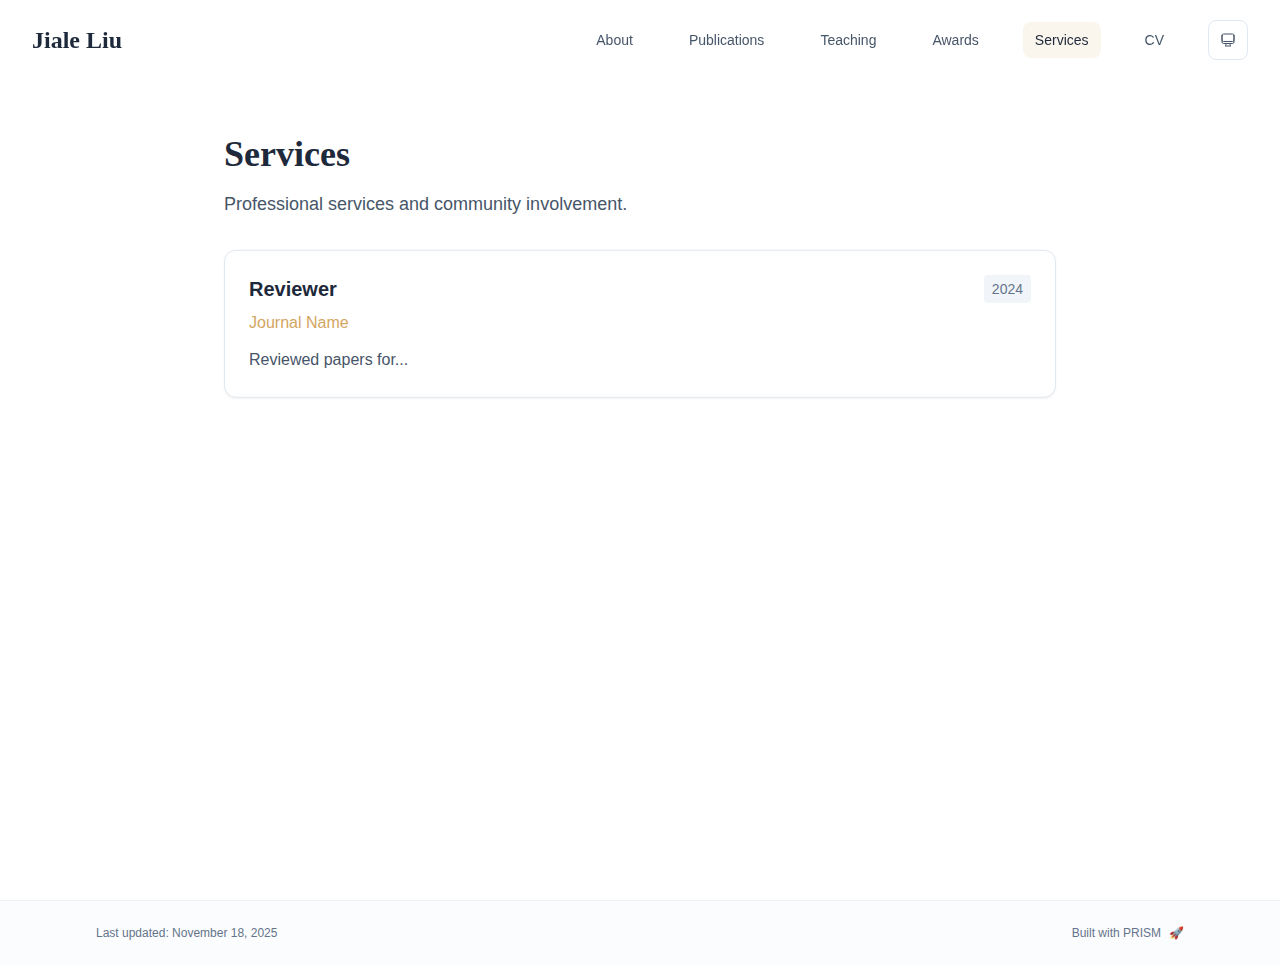
<file: services/index.html>
<!DOCTYPE html><html lang="en" class="scroll-smooth"><head><meta charSet="utf-8"/><meta name="viewport" content="width=device-width, initial-scale=1"/><link rel="stylesheet" href="/_next/static/css/92b53c90e215dddf.css" data-precedence="next"/><link rel="preload" as="script" fetchPriority="low" href="/_next/static/chunks/webpack-af78f5c2c11af041.js"/><script src="/_next/static/chunks/4bd1b696-70b6d399998de86a.js" async=""></script><script src="/_next/static/chunks/684-5aaa8290a129f299.js" async=""></script><script src="/_next/static/chunks/main-app-b4868d9bff4b91e8.js" async=""></script><script src="/_next/static/chunks/17-9c04c9413a9f9f1f.js" async=""></script><script src="/_next/static/chunks/874-6cc630662f3664af.js" async=""></script><script src="/_next/static/chunks/862-15038af301665bb3.js" async=""></script><script src="/_next/static/chunks/app/layout-ce9334074574b1b0.js" async=""></script><script src="/_next/static/chunks/178-595a94b9af1e67b5.js" async=""></script><script src="/_next/static/chunks/748-b0753eeaf12cb586.js" async=""></script><script src="/_next/static/chunks/app/%5Bslug%5D/page-0ad1eb13b9ff0626.js" async=""></script><link rel="icon" href="/favicon.svg" type="image/svg+xml"/><link rel="dns-prefetch" href="https://google-fonts.jialeliu.com"/><link rel="preconnect" href="https://google-fonts.jialeliu.com" crossorigin=""/><link rel="preload" as="style" href="https://google-fonts.jialeliu.com/css2?family=Inter:wght@300;400;500;600;700&amp;family=Crimson+Text:ital,wght@0,400;0,600;1,400&amp;display=swap"/><link rel="stylesheet" id="gfonts-css" href="https://google-fonts.jialeliu.com/css2?family=Inter:wght@300;400;500;600;700&amp;family=Crimson+Text:ital,wght@0,400;0,600;1,400&amp;display=swap" media="print"/><script>
              (function(){
                var l = document.getElementById('gfonts-css');
                if (!l) return;
                if (l.media !== 'all') {
                  l.addEventListener('load', function(){ try { l.media = 'all'; } catch(e){} });
                }
              })();
            </script><noscript><link rel="stylesheet" href="https://google-fonts.jialeliu.com/css2?family=Inter:wght@300;400;500;600;700&amp;family=Crimson+Text:ital,wght@0,400;0,600;1,400&amp;display=swap"/></noscript><script>
              try {
                const theme = localStorage.getItem('theme-storage');
                const parsed = theme ? JSON.parse(theme) : null;
                const setting = parsed?.state?.theme || 'system';
                const prefersDark = typeof window !== 'undefined' && window.matchMedia && window.matchMedia('(prefers-color-scheme: dark)').matches;
                const effective = setting === 'dark' ? 'dark' : (setting === 'light' ? 'light' : (prefersDark ? 'dark' : 'light'));
                var root = document.documentElement;
                root.classList.add(effective);
                root.setAttribute('data-theme', effective);
              } catch (e) {
                var root = document.documentElement;
                root.classList.add('light');
                root.setAttribute('data-theme', 'light');
              }
            </script><title>Services | Jiale Liu</title><meta name="description" content="Professional services and community involvement."/><meta name="author" content="Jiale Liu"/><meta name="keywords" content="Jiale Liu,PhD,Research,University of Example"/><meta name="creator" content="Jiale Liu"/><meta name="publisher" content="Jiale Liu"/><meta property="og:title" content="Jiale Liu"/><meta property="og:description" content="PhD student at the University of Example."/><meta property="og:site_name" content="Jiale Liu&#x27;s Academic Website"/><meta property="og:locale" content="en_US"/><meta property="og:type" content="website"/><meta name="twitter:card" content="summary"/><meta name="twitter:title" content="Jiale Liu"/><meta name="twitter:description" content="PhD student at the University of Example."/><link rel="icon" href="/favicon.svg"/><script>document.querySelectorAll('body link[rel="icon"], body link[rel="apple-touch-icon"]').forEach(el => document.head.appendChild(el))</script><script src="/_next/static/chunks/polyfills-42372ed130431b0a.js" noModule=""></script></head><body class="font-sans antialiased"><div style="visibility:hidden"><nav class="fixed top-0 left-0 right-0 z-50" data-headlessui-state=""><div class="transition-all duration-300 ease-out bg-transparent" style="transform:translateY(-100px)"><div class="max-w-7xl mx-auto px-4 sm:px-6 lg:px-8"><div class="flex justify-between items-center h-16 lg:h-20"><div class="flex-shrink-0" tabindex="0"><a class="text-xl lg:text-2xl font-serif font-semibold text-primary hover:text-accent transition-colors duration-200" href="/">Jiale Liu</a></div><div class="hidden lg:block"><div class="ml-10 flex items-center space-x-8"><div class="flex items-baseline space-x-8"><a class="relative px-3 py-2 text-sm font-medium transition-all duration-200 rounded hover:bg-accent/10 hover:shadow-sm text-neutral-600 hover:text-primary" href="/"><span class="relative z-10">About</span></a><a class="relative px-3 py-2 text-sm font-medium transition-all duration-200 rounded hover:bg-accent/10 hover:shadow-sm text-neutral-600 hover:text-primary" href="/publications/"><span class="relative z-10">Publications</span></a><a class="relative px-3 py-2 text-sm font-medium transition-all duration-200 rounded hover:bg-accent/10 hover:shadow-sm text-neutral-600 hover:text-primary" href="/teaching/"><span class="relative z-10">Teaching</span></a><a class="relative px-3 py-2 text-sm font-medium transition-all duration-200 rounded hover:bg-accent/10 hover:shadow-sm text-neutral-600 hover:text-primary" href="/awards/"><span class="relative z-10">Awards</span></a><a class="relative px-3 py-2 text-sm font-medium transition-all duration-200 rounded hover:bg-accent/10 hover:shadow-sm text-primary" href="/services/"><span class="relative z-10">Services</span><div class="absolute inset-0 bg-accent/10 rounded-lg"></div></a><a class="relative px-3 py-2 text-sm font-medium transition-all duration-200 rounded hover:bg-accent/10 hover:shadow-sm text-neutral-600 hover:text-primary" href="/cv/"><span class="relative z-10">CV</span></a></div><div class="flex items-center justify-center w-10 h-10 rounded-lg border border-neutral-200 dark:border-[rgba(148,163,184,0.24)] bg-background dark:bg-neutral-800"><div class="w-4 h-4 rounded-full bg-neutral-300 animate-pulse"></div></div></div></div><div class="lg:hidden flex items-center space-x-2"><div class="flex items-center justify-center w-10 h-10 rounded-lg border border-neutral-200 dark:border-[rgba(148,163,184,0.24)] bg-background dark:bg-neutral-800"><div class="w-4 h-4 rounded-full bg-neutral-300 animate-pulse"></div></div><button class="inline-flex items-center justify-center p-2 rounded-md text-neutral-600 hover:text-primary hover:bg-neutral-100 dark:hover:bg-neutral-800 focus:outline-none focus:ring-2 focus:ring-inset focus:ring-accent transition-colors duration-200" id="headlessui-disclosure-button-«R5pdb»" type="button" aria-expanded="false" data-headlessui-state=""><span class="sr-only">Open main menu</span><div><svg xmlns="http://www.w3.org/2000/svg" fill="none" viewBox="0 0 24 24" stroke-width="1.5" stroke="currentColor" aria-hidden="true" data-slot="icon" class="block h-6 w-6"><path stroke-linecap="round" stroke-linejoin="round" d="M3.75 6.75h16.5M3.75 12h16.5m-16.5 5.25h16.5"></path></svg></div></button></div></div></div></div></nav><main class="min-h-screen pt-16 lg:pt-20"><div class="max-w-4xl mx-auto px-4 sm:px-6 lg:px-8 py-12"><div style="opacity:0;transform:translateY(20px)"><div class="mb-8"><h1 class="text-4xl font-serif font-bold text-primary mb-4">Services</h1><p class="text-lg text-neutral-600 dark:text-neutral-500 max-w-2xl">Professional services and community involvement.</p></div><div class="grid gap-6"><div class="bg-white dark:bg-neutral-900 p-6 rounded-xl shadow-sm border border-neutral-200 dark:border-neutral-800 hover:shadow-lg transition-all duration-200 hover:scale-[1.01]" style="opacity:0;transform:translateY(20px)"><div class="flex justify-between items-start mb-2"><h3 class="text-xl font-semibold text-primary">Reviewer</h3><span class="text-sm text-neutral-500 font-medium bg-neutral-100 dark:bg-neutral-800 px-2 py-1 rounded">2024</span></div><p class="text-base text-accent font-medium mb-3">Journal Name</p><p class="text-base text-neutral-600 dark:text-neutral-500 leading-relaxed">Reviewed papers for...</p></div></div></div></div><!--$--><!--/$--><!--$--><!--/$--></main><footer class="border-t border-neutral-200/50 bg-neutral-50/50 dark:bg-neutral-900/50 dark:border-neutral-700/50"><div class="max-w-6xl mx-auto px-4 sm:px-6 lg:px-8 py-6"><div class="flex flex-col sm:flex-row justify-between items-center gap-2"><p class="text-xs text-neutral-500">Last updated: <!-- -->November 18, 2025</p><p class="text-xs text-neutral-500 flex items-center"><a href="https://github.com/xyjoey/PRISM" target="_blank" rel="noopener noreferrer">Built with PRISM</a><span class="ml-2">🚀</span></p></div></div></footer></div><script src="/_next/static/chunks/webpack-af78f5c2c11af041.js" async=""></script><script>(self.__next_f=self.__next_f||[]).push([0])</script><script>self.__next_f.push([1,"1:\"$Sreact.fragment\"\n2:I[3719,[\"17\",\"static/chunks/17-9c04c9413a9f9f1f.js\",\"874\",\"static/chunks/874-6cc630662f3664af.js\",\"862\",\"static/chunks/862-15038af301665bb3.js\",\"177\",\"static/chunks/app/layout-ce9334074574b1b0.js\"],\"ThemeProvider\"]\n3:I[768,[\"17\",\"static/chunks/17-9c04c9413a9f9f1f.js\",\"874\",\"static/chunks/874-6cc630662f3664af.js\",\"862\",\"static/chunks/862-15038af301665bb3.js\",\"177\",\"static/chunks/app/layout-ce9334074574b1b0.js\"],\"default\"]\n4:I[7555,[],\"\"]\n5:I[1295,[],\"\"]\n6:I[2548,[\"17\",\"static/chunks/17-9c04c9413a9f9f1f.js\",\"874\",\"static/chunks/874-6cc630662f3664af.js\",\"862\",\"static/chunks/862-15038af301665bb3.js\",\"177\",\"static/chunks/app/layout-ce9334074574b1b0.js\"],\"default\"]\n8:I[9665,[],\"MetadataBoundary\"]\na:I[9665,[],\"OutletBoundary\"]\nd:I[4911,[],\"AsyncMetadataOutlet\"]\nf:I[9665,[],\"ViewportBoundary\"]\n11:I[6614,[],\"\"]\n:HL[\"/_next/static/css/92b53c90e215dddf.css\",\"style\"]\n"])</script><script>self.__next_f.push([1,"0:{\"P\":null,\"b\":\"MRHjC_ESP_8OPB1KjiDU7\",\"p\":\"\",\"c\":[\"\",\"services\",\"\"],\"i\":false,\"f\":[[[\"\",{\"children\":[[\"slug\",\"services\",\"d\"],{\"children\":[\"__PAGE__\",{}]}]},\"$undefined\",\"$undefined\",true],[\"\",[\"$\",\"$1\",\"c\",{\"children\":[[[\"$\",\"link\",\"0\",{\"rel\":\"stylesheet\",\"href\":\"/_next/static/css/92b53c90e215dddf.css\",\"precedence\":\"next\",\"crossOrigin\":\"$undefined\",\"nonce\":\"$undefined\"}]],[\"$\",\"html\",null,{\"lang\":\"en\",\"className\":\"scroll-smooth\",\"suppressHydrationWarning\":true,\"children\":[[\"$\",\"head\",null,{\"children\":[[\"$\",\"link\",null,{\"rel\":\"icon\",\"href\":\"/favicon.svg\",\"type\":\"image/svg+xml\"}],[\"$\",\"link\",null,{\"rel\":\"dns-prefetch\",\"href\":\"https://google-fonts.jialeliu.com\"}],[\"$\",\"link\",null,{\"rel\":\"preconnect\",\"href\":\"https://google-fonts.jialeliu.com\",\"crossOrigin\":\"\"}],[\"$\",\"link\",null,{\"rel\":\"preload\",\"as\":\"style\",\"href\":\"https://google-fonts.jialeliu.com/css2?family=Inter:wght@300;400;500;600;700\u0026family=Crimson+Text:ital,wght@0,400;0,600;1,400\u0026display=swap\"}],[\"$\",\"link\",null,{\"rel\":\"stylesheet\",\"id\":\"gfonts-css\",\"href\":\"https://google-fonts.jialeliu.com/css2?family=Inter:wght@300;400;500;600;700\u0026family=Crimson+Text:ital,wght@0,400;0,600;1,400\u0026display=swap\",\"media\":\"print\"}],[\"$\",\"script\",null,{\"dangerouslySetInnerHTML\":{\"__html\":\"\\n              (function(){\\n                var l = document.getElementById('gfonts-css');\\n                if (!l) return;\\n                if (l.media !== 'all') {\\n                  l.addEventListener('load', function(){ try { l.media = 'all'; } catch(e){} });\\n                }\\n              })();\\n            \"}}],[\"$\",\"noscript\",null,{\"children\":[\"$\",\"link\",null,{\"rel\":\"stylesheet\",\"href\":\"https://google-fonts.jialeliu.com/css2?family=Inter:wght@300;400;500;600;700\u0026family=Crimson+Text:ital,wght@0,400;0,600;1,400\u0026display=swap\"}]}],[\"$\",\"script\",null,{\"dangerouslySetInnerHTML\":{\"__html\":\"\\n              try {\\n                const theme = localStorage.getItem('theme-storage');\\n                const parsed = theme ? JSON.parse(theme) : null;\\n                const setting = parsed?.state?.theme || 'system';\\n                const prefersDark = typeof window !== 'undefined' \u0026\u0026 window.matchMedia \u0026\u0026 window.matchMedia('(prefers-color-scheme: dark)').matches;\\n                const effective = setting === 'dark' ? 'dark' : (setting === 'light' ? 'light' : (prefersDark ? 'dark' : 'light'));\\n                var root = document.documentElement;\\n                root.classList.add(effective);\\n                root.setAttribute('data-theme', effective);\\n              } catch (e) {\\n                var root = document.documentElement;\\n                root.classList.add('light');\\n                root.setAttribute('data-theme', 'light');\\n              }\\n            \"}}]]}],[\"$\",\"body\",null,{\"className\":\"font-sans antialiased\",\"children\":[\"$\",\"$L2\",null,{\"children\":[[\"$\",\"$L3\",null,{\"items\":[{\"title\":\"About\",\"type\":\"page\",\"target\":\"about\",\"href\":\"/\"},{\"title\":\"Publications\",\"type\":\"page\",\"target\":\"publications\",\"href\":\"/publications\"},{\"title\":\"Teaching\",\"type\":\"page\",\"target\":\"teaching\",\"href\":\"/teaching\"},{\"title\":\"Awards\",\"type\":\"page\",\"target\":\"awards\",\"href\":\"/awards\"},{\"title\":\"Services\",\"type\":\"page\",\"target\":\"services\",\"href\":\"/services\"},{\"title\":\"CV\",\"type\":\"page\",\"target\":\"cv\",\"href\":\"/cv\"}],\"siteTitle\":\"Jiale Liu\",\"enableOnePageMode\":false}],[\"$\",\"main\",null,{\"className\":\"min-h-screen pt-16 lg:pt-20\",\"children\":[\"$\",\"$L4\",null,{\"parallelRouterKey\":\"children\",\"error\":\"$undefined\",\"errorStyles\":\"$undefined\",\"errorScripts\":\"$undefined\",\"template\":[\"$\",\"$L5\",null,{}],\"templateStyles\":\"$undefined\",\"templateScripts\":\"$undefined\",\"notFound\":[[[\"$\",\"title\",null,{\"children\":\"404: This page could not be found.\"}],[\"$\",\"div\",null,{\"style\":{\"fontFamily\":\"system-ui,\\\"Segoe UI\\\",Roboto,Helvetica,Arial,sans-serif,\\\"Apple Color Emoji\\\",\\\"Segoe UI Emoji\\\"\",\"height\":\"100vh\",\"textAlign\":\"center\",\"display\":\"flex\",\"flexDirection\":\"column\",\"alignItems\":\"center\",\"justifyContent\":\"center\"},\"children\":[\"$\",\"div\",null,{\"children\":[[\"$\",\"style\",null,{\"dangerouslySetInnerHTML\":{\"__html\":\"body{color:#000;background:#fff;margin:0}.next-error-h1{border-right:1px solid rgba(0,0,0,.3)}@media (prefers-color-scheme:dark){body{color:#fff;background:#000}.next-error-h1{border-right:1px solid rgba(255,255,255,.3)}}\"}}],[\"$\",\"h1\",null,{\"className\":\"next-error-h1\",\"style\":{\"display\":\"inline-block\",\"margin\":\"0 20px 0 0\",\"padding\":\"0 23px 0 0\",\"fontSize\":24,\"fontWeight\":500,\"verticalAlign\":\"top\",\"lineHeight\":\"49px\"},\"children\":404}],[\"$\",\"div\",null,{\"style\":{\"display\":\"inline-block\"},\"children\":[\"$\",\"h2\",null,{\"style\":{\"fontSize\":14,\"fontWeight\":400,\"lineHeight\":\"49px\",\"margin\":0},\"children\":\"This page could not be found.\"}]}]]}]}]],[]],\"forbidden\":\"$undefined\",\"unauthorized\":\"$undefined\"}]}],[\"$\",\"$L6\",null,{\"lastUpdated\":\"November 18, 2025\"}]]}]}]]}]]}],{\"children\":[[\"slug\",\"services\",\"d\"],[\"$\",\"$1\",\"c\",{\"children\":[null,[\"$\",\"$L4\",null,{\"parallelRouterKey\":\"children\",\"error\":\"$undefined\",\"errorStyles\":\"$undefined\",\"errorScripts\":\"$undefined\",\"template\":[\"$\",\"$L5\",null,{}],\"templateStyles\":\"$undefined\",\"templateScripts\":\"$undefined\",\"notFound\":\"$undefined\",\"forbidden\":\"$undefined\",\"unauthorized\":\"$undefined\"}]]}],{\"children\":[\"__PAGE__\",[\"$\",\"$1\",\"c\",{\"children\":[\"$L7\",[\"$\",\"$L8\",null,{\"children\":\"$L9\"}],null,[\"$\",\"$La\",null,{\"children\":[\"$Lb\",\"$Lc\",[\"$\",\"$Ld\",null,{\"promise\":\"$@e\"}]]}]]}],{},null,false]},null,false]},null,false],[\"$\",\"$1\",\"h\",{\"children\":[null,[\"$\",\"$1\",\"Jg53WErII8PlFLUzqcxuL\",{\"children\":[[\"$\",\"$Lf\",null,{\"children\":\"$L10\"}],null]}],null]}],false]],\"m\":\"$undefined\",\"G\":[\"$11\",\"$undefined\"],\"s\":false,\"S\":true}\n"])</script><script>self.__next_f.push([1,"12:\"$Sreact.suspense\"\n13:I[4911,[],\"AsyncMetadata\"]\n15:I[3684,[\"17\",\"static/chunks/17-9c04c9413a9f9f1f.js\",\"178\",\"static/chunks/178-595a94b9af1e67b5.js\",\"748\",\"static/chunks/748-b0753eeaf12cb586.js\",\"182\",\"static/chunks/app/%5Bslug%5D/page-0ad1eb13b9ff0626.js\"],\"default\"]\n9:[\"$\",\"$12\",null,{\"fallback\":null,\"children\":[\"$\",\"$L13\",null,{\"promise\":\"$@14\"}]}]\n7:[\"$\",\"div\",null,{\"className\":\"max-w-4xl mx-auto px-4 sm:px-6 lg:px-8 py-12\",\"children\":[false,false,[\"$\",\"$L15\",null,{\"config\":{\"type\":\"card\",\"title\":\"Services\",\"description\":\"Professional services and community involvement.\",\"items\":[{\"title\":\"Reviewer\",\"subtitle\":\"Journal Name\",\"date\":\"2024\",\"content\":\"Reviewed papers for...\"}]}}]]}]\n"])</script><script>self.__next_f.push([1,"c:null\n"])</script><script>self.__next_f.push([1,"10:[[\"$\",\"meta\",\"0\",{\"charSet\":\"utf-8\"}],[\"$\",\"meta\",\"1\",{\"name\":\"viewport\",\"content\":\"width=device-width, initial-scale=1\"}]]\nb:null\n"])</script><script>self.__next_f.push([1,"14:{\"metadata\":[[\"$\",\"title\",\"0\",{\"children\":\"Services | Jiale Liu\"}],[\"$\",\"meta\",\"1\",{\"name\":\"description\",\"content\":\"Professional services and community involvement.\"}],[\"$\",\"meta\",\"2\",{\"name\":\"author\",\"content\":\"Jiale Liu\"}],[\"$\",\"meta\",\"3\",{\"name\":\"keywords\",\"content\":\"Jiale Liu,PhD,Research,University of Example\"}],[\"$\",\"meta\",\"4\",{\"name\":\"creator\",\"content\":\"Jiale Liu\"}],[\"$\",\"meta\",\"5\",{\"name\":\"publisher\",\"content\":\"Jiale Liu\"}],[\"$\",\"meta\",\"6\",{\"property\":\"og:title\",\"content\":\"Jiale Liu\"}],[\"$\",\"meta\",\"7\",{\"property\":\"og:description\",\"content\":\"PhD student at the University of Example.\"}],[\"$\",\"meta\",\"8\",{\"property\":\"og:site_name\",\"content\":\"Jiale Liu's Academic Website\"}],[\"$\",\"meta\",\"9\",{\"property\":\"og:locale\",\"content\":\"en_US\"}],[\"$\",\"meta\",\"10\",{\"property\":\"og:type\",\"content\":\"website\"}],[\"$\",\"meta\",\"11\",{\"name\":\"twitter:card\",\"content\":\"summary\"}],[\"$\",\"meta\",\"12\",{\"name\":\"twitter:title\",\"content\":\"Jiale Liu\"}],[\"$\",\"meta\",\"13\",{\"name\":\"twitter:description\",\"content\":\"PhD student at the University of Example.\"}],[\"$\",\"link\",\"14\",{\"rel\":\"icon\",\"href\":\"/favicon.svg\"}]],\"error\":null,\"digest\":\"$undefined\"}\ne:{\"metadata\":\"$14:metadata\",\"error\":null,\"digest\":\"$undefined\"}\n"])</script></body></html>
</file>
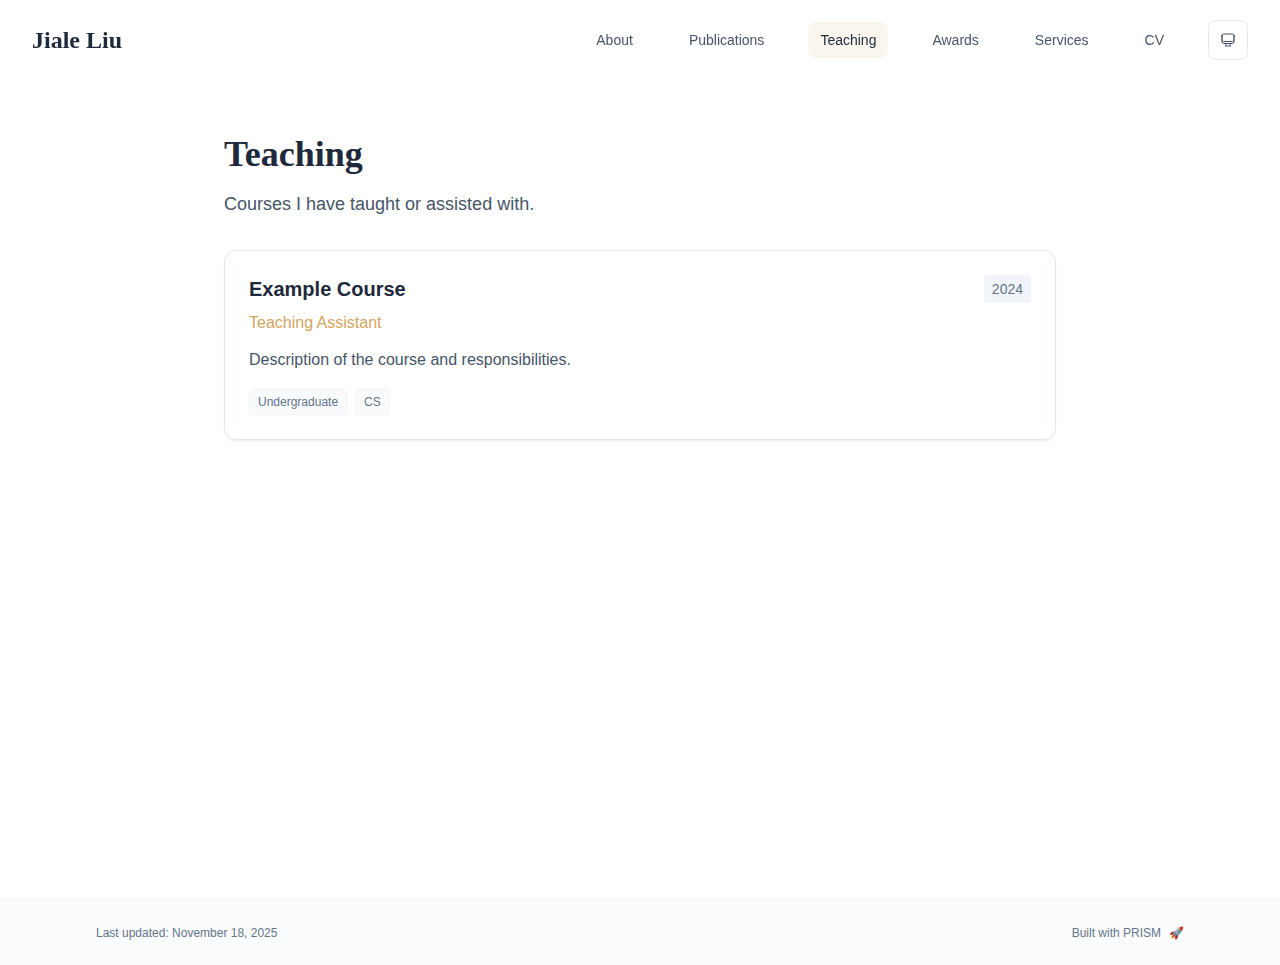
<file: teaching/index.html>
<!DOCTYPE html><html lang="en" class="scroll-smooth"><head><meta charSet="utf-8"/><meta name="viewport" content="width=device-width, initial-scale=1"/><link rel="stylesheet" href="/_next/static/css/92b53c90e215dddf.css" data-precedence="next"/><link rel="preload" as="script" fetchPriority="low" href="/_next/static/chunks/webpack-af78f5c2c11af041.js"/><script src="/_next/static/chunks/4bd1b696-70b6d399998de86a.js" async=""></script><script src="/_next/static/chunks/684-5aaa8290a129f299.js" async=""></script><script src="/_next/static/chunks/main-app-b4868d9bff4b91e8.js" async=""></script><script src="/_next/static/chunks/17-9c04c9413a9f9f1f.js" async=""></script><script src="/_next/static/chunks/874-6cc630662f3664af.js" async=""></script><script src="/_next/static/chunks/862-15038af301665bb3.js" async=""></script><script src="/_next/static/chunks/app/layout-ce9334074574b1b0.js" async=""></script><script src="/_next/static/chunks/178-595a94b9af1e67b5.js" async=""></script><script src="/_next/static/chunks/748-b0753eeaf12cb586.js" async=""></script><script src="/_next/static/chunks/app/%5Bslug%5D/page-0ad1eb13b9ff0626.js" async=""></script><link rel="icon" href="/favicon.svg" type="image/svg+xml"/><link rel="dns-prefetch" href="https://google-fonts.jialeliu.com"/><link rel="preconnect" href="https://google-fonts.jialeliu.com" crossorigin=""/><link rel="preload" as="style" href="https://google-fonts.jialeliu.com/css2?family=Inter:wght@300;400;500;600;700&amp;family=Crimson+Text:ital,wght@0,400;0,600;1,400&amp;display=swap"/><link rel="stylesheet" id="gfonts-css" href="https://google-fonts.jialeliu.com/css2?family=Inter:wght@300;400;500;600;700&amp;family=Crimson+Text:ital,wght@0,400;0,600;1,400&amp;display=swap" media="print"/><script>
              (function(){
                var l = document.getElementById('gfonts-css');
                if (!l) return;
                if (l.media !== 'all') {
                  l.addEventListener('load', function(){ try { l.media = 'all'; } catch(e){} });
                }
              })();
            </script><noscript><link rel="stylesheet" href="https://google-fonts.jialeliu.com/css2?family=Inter:wght@300;400;500;600;700&amp;family=Crimson+Text:ital,wght@0,400;0,600;1,400&amp;display=swap"/></noscript><script>
              try {
                const theme = localStorage.getItem('theme-storage');
                const parsed = theme ? JSON.parse(theme) : null;
                const setting = parsed?.state?.theme || 'system';
                const prefersDark = typeof window !== 'undefined' && window.matchMedia && window.matchMedia('(prefers-color-scheme: dark)').matches;
                const effective = setting === 'dark' ? 'dark' : (setting === 'light' ? 'light' : (prefersDark ? 'dark' : 'light'));
                var root = document.documentElement;
                root.classList.add(effective);
                root.setAttribute('data-theme', effective);
              } catch (e) {
                var root = document.documentElement;
                root.classList.add('light');
                root.setAttribute('data-theme', 'light');
              }
            </script><title>Teaching | Jiale Liu</title><meta name="description" content="Courses I have taught or assisted with."/><meta name="author" content="Jiale Liu"/><meta name="keywords" content="Jiale Liu,PhD,Research,University of Example"/><meta name="creator" content="Jiale Liu"/><meta name="publisher" content="Jiale Liu"/><meta property="og:title" content="Jiale Liu"/><meta property="og:description" content="PhD student at the University of Example."/><meta property="og:site_name" content="Jiale Liu&#x27;s Academic Website"/><meta property="og:locale" content="en_US"/><meta property="og:type" content="website"/><meta name="twitter:card" content="summary"/><meta name="twitter:title" content="Jiale Liu"/><meta name="twitter:description" content="PhD student at the University of Example."/><link rel="icon" href="/favicon.svg"/><script>document.querySelectorAll('body link[rel="icon"], body link[rel="apple-touch-icon"]').forEach(el => document.head.appendChild(el))</script><script src="/_next/static/chunks/polyfills-42372ed130431b0a.js" noModule=""></script></head><body class="font-sans antialiased"><div style="visibility:hidden"><nav class="fixed top-0 left-0 right-0 z-50" data-headlessui-state=""><div class="transition-all duration-300 ease-out bg-transparent" style="transform:translateY(-100px)"><div class="max-w-7xl mx-auto px-4 sm:px-6 lg:px-8"><div class="flex justify-between items-center h-16 lg:h-20"><div class="flex-shrink-0" tabindex="0"><a class="text-xl lg:text-2xl font-serif font-semibold text-primary hover:text-accent transition-colors duration-200" href="/">Jiale Liu</a></div><div class="hidden lg:block"><div class="ml-10 flex items-center space-x-8"><div class="flex items-baseline space-x-8"><a class="relative px-3 py-2 text-sm font-medium transition-all duration-200 rounded hover:bg-accent/10 hover:shadow-sm text-neutral-600 hover:text-primary" href="/"><span class="relative z-10">About</span></a><a class="relative px-3 py-2 text-sm font-medium transition-all duration-200 rounded hover:bg-accent/10 hover:shadow-sm text-neutral-600 hover:text-primary" href="/publications/"><span class="relative z-10">Publications</span></a><a class="relative px-3 py-2 text-sm font-medium transition-all duration-200 rounded hover:bg-accent/10 hover:shadow-sm text-primary" href="/teaching/"><span class="relative z-10">Teaching</span><div class="absolute inset-0 bg-accent/10 rounded-lg"></div></a><a class="relative px-3 py-2 text-sm font-medium transition-all duration-200 rounded hover:bg-accent/10 hover:shadow-sm text-neutral-600 hover:text-primary" href="/awards/"><span class="relative z-10">Awards</span></a><a class="relative px-3 py-2 text-sm font-medium transition-all duration-200 rounded hover:bg-accent/10 hover:shadow-sm text-neutral-600 hover:text-primary" href="/services/"><span class="relative z-10">Services</span></a><a class="relative px-3 py-2 text-sm font-medium transition-all duration-200 rounded hover:bg-accent/10 hover:shadow-sm text-neutral-600 hover:text-primary" href="/cv/"><span class="relative z-10">CV</span></a></div><div class="flex items-center justify-center w-10 h-10 rounded-lg border border-neutral-200 dark:border-[rgba(148,163,184,0.24)] bg-background dark:bg-neutral-800"><div class="w-4 h-4 rounded-full bg-neutral-300 animate-pulse"></div></div></div></div><div class="lg:hidden flex items-center space-x-2"><div class="flex items-center justify-center w-10 h-10 rounded-lg border border-neutral-200 dark:border-[rgba(148,163,184,0.24)] bg-background dark:bg-neutral-800"><div class="w-4 h-4 rounded-full bg-neutral-300 animate-pulse"></div></div><button class="inline-flex items-center justify-center p-2 rounded-md text-neutral-600 hover:text-primary hover:bg-neutral-100 dark:hover:bg-neutral-800 focus:outline-none focus:ring-2 focus:ring-inset focus:ring-accent transition-colors duration-200" id="headlessui-disclosure-button-«R5pdb»" type="button" aria-expanded="false" data-headlessui-state=""><span class="sr-only">Open main menu</span><div><svg xmlns="http://www.w3.org/2000/svg" fill="none" viewBox="0 0 24 24" stroke-width="1.5" stroke="currentColor" aria-hidden="true" data-slot="icon" class="block h-6 w-6"><path stroke-linecap="round" stroke-linejoin="round" d="M3.75 6.75h16.5M3.75 12h16.5m-16.5 5.25h16.5"></path></svg></div></button></div></div></div></div></nav><main class="min-h-screen pt-16 lg:pt-20"><div class="max-w-4xl mx-auto px-4 sm:px-6 lg:px-8 py-12"><div style="opacity:0;transform:translateY(20px)"><div class="mb-8"><h1 class="text-4xl font-serif font-bold text-primary mb-4">Teaching</h1><p class="text-lg text-neutral-600 dark:text-neutral-500 max-w-2xl">Courses I have taught or assisted with.</p></div><div class="grid gap-6"><div class="bg-white dark:bg-neutral-900 p-6 rounded-xl shadow-sm border border-neutral-200 dark:border-neutral-800 hover:shadow-lg transition-all duration-200 hover:scale-[1.01]" style="opacity:0;transform:translateY(20px)"><div class="flex justify-between items-start mb-2"><h3 class="text-xl font-semibold text-primary">Example Course</h3><span class="text-sm text-neutral-500 font-medium bg-neutral-100 dark:bg-neutral-800 px-2 py-1 rounded">2024</span></div><p class="text-base text-accent font-medium mb-3">Teaching Assistant</p><p class="text-base text-neutral-600 dark:text-neutral-500 leading-relaxed">Description of the course and responsibilities.</p><div class="flex flex-wrap gap-2 mt-4"><span class="text-xs text-neutral-500 bg-neutral-50 dark:bg-neutral-800/50 px-2 py-1 rounded border border-neutral-100 dark:border-neutral-800">Undergraduate</span><span class="text-xs text-neutral-500 bg-neutral-50 dark:bg-neutral-800/50 px-2 py-1 rounded border border-neutral-100 dark:border-neutral-800">CS</span></div></div></div></div></div><!--$--><!--/$--><!--$--><!--/$--></main><footer class="border-t border-neutral-200/50 bg-neutral-50/50 dark:bg-neutral-900/50 dark:border-neutral-700/50"><div class="max-w-6xl mx-auto px-4 sm:px-6 lg:px-8 py-6"><div class="flex flex-col sm:flex-row justify-between items-center gap-2"><p class="text-xs text-neutral-500">Last updated: <!-- -->November 18, 2025</p><p class="text-xs text-neutral-500 flex items-center"><a href="https://github.com/xyjoey/PRISM" target="_blank" rel="noopener noreferrer">Built with PRISM</a><span class="ml-2">🚀</span></p></div></div></footer></div><script src="/_next/static/chunks/webpack-af78f5c2c11af041.js" async=""></script><script>(self.__next_f=self.__next_f||[]).push([0])</script><script>self.__next_f.push([1,"1:\"$Sreact.fragment\"\n2:I[3719,[\"17\",\"static/chunks/17-9c04c9413a9f9f1f.js\",\"874\",\"static/chunks/874-6cc630662f3664af.js\",\"862\",\"static/chunks/862-15038af301665bb3.js\",\"177\",\"static/chunks/app/layout-ce9334074574b1b0.js\"],\"ThemeProvider\"]\n3:I[768,[\"17\",\"static/chunks/17-9c04c9413a9f9f1f.js\",\"874\",\"static/chunks/874-6cc630662f3664af.js\",\"862\",\"static/chunks/862-15038af301665bb3.js\",\"177\",\"static/chunks/app/layout-ce9334074574b1b0.js\"],\"default\"]\n4:I[7555,[],\"\"]\n5:I[1295,[],\"\"]\n6:I[2548,[\"17\",\"static/chunks/17-9c04c9413a9f9f1f.js\",\"874\",\"static/chunks/874-6cc630662f3664af.js\",\"862\",\"static/chunks/862-15038af301665bb3.js\",\"177\",\"static/chunks/app/layout-ce9334074574b1b0.js\"],\"default\"]\n8:I[9665,[],\"MetadataBoundary\"]\na:I[9665,[],\"OutletBoundary\"]\nd:I[4911,[],\"AsyncMetadataOutlet\"]\nf:I[9665,[],\"ViewportBoundary\"]\n11:I[6614,[],\"\"]\n:HL[\"/_next/static/css/92b53c90e215dddf.css\",\"style\"]\n"])</script><script>self.__next_f.push([1,"0:{\"P\":null,\"b\":\"MRHjC_ESP_8OPB1KjiDU7\",\"p\":\"\",\"c\":[\"\",\"teaching\",\"\"],\"i\":false,\"f\":[[[\"\",{\"children\":[[\"slug\",\"teaching\",\"d\"],{\"children\":[\"__PAGE__\",{}]}]},\"$undefined\",\"$undefined\",true],[\"\",[\"$\",\"$1\",\"c\",{\"children\":[[[\"$\",\"link\",\"0\",{\"rel\":\"stylesheet\",\"href\":\"/_next/static/css/92b53c90e215dddf.css\",\"precedence\":\"next\",\"crossOrigin\":\"$undefined\",\"nonce\":\"$undefined\"}]],[\"$\",\"html\",null,{\"lang\":\"en\",\"className\":\"scroll-smooth\",\"suppressHydrationWarning\":true,\"children\":[[\"$\",\"head\",null,{\"children\":[[\"$\",\"link\",null,{\"rel\":\"icon\",\"href\":\"/favicon.svg\",\"type\":\"image/svg+xml\"}],[\"$\",\"link\",null,{\"rel\":\"dns-prefetch\",\"href\":\"https://google-fonts.jialeliu.com\"}],[\"$\",\"link\",null,{\"rel\":\"preconnect\",\"href\":\"https://google-fonts.jialeliu.com\",\"crossOrigin\":\"\"}],[\"$\",\"link\",null,{\"rel\":\"preload\",\"as\":\"style\",\"href\":\"https://google-fonts.jialeliu.com/css2?family=Inter:wght@300;400;500;600;700\u0026family=Crimson+Text:ital,wght@0,400;0,600;1,400\u0026display=swap\"}],[\"$\",\"link\",null,{\"rel\":\"stylesheet\",\"id\":\"gfonts-css\",\"href\":\"https://google-fonts.jialeliu.com/css2?family=Inter:wght@300;400;500;600;700\u0026family=Crimson+Text:ital,wght@0,400;0,600;1,400\u0026display=swap\",\"media\":\"print\"}],[\"$\",\"script\",null,{\"dangerouslySetInnerHTML\":{\"__html\":\"\\n              (function(){\\n                var l = document.getElementById('gfonts-css');\\n                if (!l) return;\\n                if (l.media !== 'all') {\\n                  l.addEventListener('load', function(){ try { l.media = 'all'; } catch(e){} });\\n                }\\n              })();\\n            \"}}],[\"$\",\"noscript\",null,{\"children\":[\"$\",\"link\",null,{\"rel\":\"stylesheet\",\"href\":\"https://google-fonts.jialeliu.com/css2?family=Inter:wght@300;400;500;600;700\u0026family=Crimson+Text:ital,wght@0,400;0,600;1,400\u0026display=swap\"}]}],[\"$\",\"script\",null,{\"dangerouslySetInnerHTML\":{\"__html\":\"\\n              try {\\n                const theme = localStorage.getItem('theme-storage');\\n                const parsed = theme ? JSON.parse(theme) : null;\\n                const setting = parsed?.state?.theme || 'system';\\n                const prefersDark = typeof window !== 'undefined' \u0026\u0026 window.matchMedia \u0026\u0026 window.matchMedia('(prefers-color-scheme: dark)').matches;\\n                const effective = setting === 'dark' ? 'dark' : (setting === 'light' ? 'light' : (prefersDark ? 'dark' : 'light'));\\n                var root = document.documentElement;\\n                root.classList.add(effective);\\n                root.setAttribute('data-theme', effective);\\n              } catch (e) {\\n                var root = document.documentElement;\\n                root.classList.add('light');\\n                root.setAttribute('data-theme', 'light');\\n              }\\n            \"}}]]}],[\"$\",\"body\",null,{\"className\":\"font-sans antialiased\",\"children\":[\"$\",\"$L2\",null,{\"children\":[[\"$\",\"$L3\",null,{\"items\":[{\"title\":\"About\",\"type\":\"page\",\"target\":\"about\",\"href\":\"/\"},{\"title\":\"Publications\",\"type\":\"page\",\"target\":\"publications\",\"href\":\"/publications\"},{\"title\":\"Teaching\",\"type\":\"page\",\"target\":\"teaching\",\"href\":\"/teaching\"},{\"title\":\"Awards\",\"type\":\"page\",\"target\":\"awards\",\"href\":\"/awards\"},{\"title\":\"Services\",\"type\":\"page\",\"target\":\"services\",\"href\":\"/services\"},{\"title\":\"CV\",\"type\":\"page\",\"target\":\"cv\",\"href\":\"/cv\"}],\"siteTitle\":\"Jiale Liu\",\"enableOnePageMode\":false}],[\"$\",\"main\",null,{\"className\":\"min-h-screen pt-16 lg:pt-20\",\"children\":[\"$\",\"$L4\",null,{\"parallelRouterKey\":\"children\",\"error\":\"$undefined\",\"errorStyles\":\"$undefined\",\"errorScripts\":\"$undefined\",\"template\":[\"$\",\"$L5\",null,{}],\"templateStyles\":\"$undefined\",\"templateScripts\":\"$undefined\",\"notFound\":[[[\"$\",\"title\",null,{\"children\":\"404: This page could not be found.\"}],[\"$\",\"div\",null,{\"style\":{\"fontFamily\":\"system-ui,\\\"Segoe UI\\\",Roboto,Helvetica,Arial,sans-serif,\\\"Apple Color Emoji\\\",\\\"Segoe UI Emoji\\\"\",\"height\":\"100vh\",\"textAlign\":\"center\",\"display\":\"flex\",\"flexDirection\":\"column\",\"alignItems\":\"center\",\"justifyContent\":\"center\"},\"children\":[\"$\",\"div\",null,{\"children\":[[\"$\",\"style\",null,{\"dangerouslySetInnerHTML\":{\"__html\":\"body{color:#000;background:#fff;margin:0}.next-error-h1{border-right:1px solid rgba(0,0,0,.3)}@media (prefers-color-scheme:dark){body{color:#fff;background:#000}.next-error-h1{border-right:1px solid rgba(255,255,255,.3)}}\"}}],[\"$\",\"h1\",null,{\"className\":\"next-error-h1\",\"style\":{\"display\":\"inline-block\",\"margin\":\"0 20px 0 0\",\"padding\":\"0 23px 0 0\",\"fontSize\":24,\"fontWeight\":500,\"verticalAlign\":\"top\",\"lineHeight\":\"49px\"},\"children\":404}],[\"$\",\"div\",null,{\"style\":{\"display\":\"inline-block\"},\"children\":[\"$\",\"h2\",null,{\"style\":{\"fontSize\":14,\"fontWeight\":400,\"lineHeight\":\"49px\",\"margin\":0},\"children\":\"This page could not be found.\"}]}]]}]}]],[]],\"forbidden\":\"$undefined\",\"unauthorized\":\"$undefined\"}]}],[\"$\",\"$L6\",null,{\"lastUpdated\":\"November 18, 2025\"}]]}]}]]}]]}],{\"children\":[[\"slug\",\"teaching\",\"d\"],[\"$\",\"$1\",\"c\",{\"children\":[null,[\"$\",\"$L4\",null,{\"parallelRouterKey\":\"children\",\"error\":\"$undefined\",\"errorStyles\":\"$undefined\",\"errorScripts\":\"$undefined\",\"template\":[\"$\",\"$L5\",null,{}],\"templateStyles\":\"$undefined\",\"templateScripts\":\"$undefined\",\"notFound\":\"$undefined\",\"forbidden\":\"$undefined\",\"unauthorized\":\"$undefined\"}]]}],{\"children\":[\"__PAGE__\",[\"$\",\"$1\",\"c\",{\"children\":[\"$L7\",[\"$\",\"$L8\",null,{\"children\":\"$L9\"}],null,[\"$\",\"$La\",null,{\"children\":[\"$Lb\",\"$Lc\",[\"$\",\"$Ld\",null,{\"promise\":\"$@e\"}]]}]]}],{},null,false]},null,false]},null,false],[\"$\",\"$1\",\"h\",{\"children\":[null,[\"$\",\"$1\",\"-RityG3EErSjqbybmD6lr\",{\"children\":[[\"$\",\"$Lf\",null,{\"children\":\"$L10\"}],null]}],null]}],false]],\"m\":\"$undefined\",\"G\":[\"$11\",\"$undefined\"],\"s\":false,\"S\":true}\n"])</script><script>self.__next_f.push([1,"12:\"$Sreact.suspense\"\n13:I[4911,[],\"AsyncMetadata\"]\n15:I[3684,[\"17\",\"static/chunks/17-9c04c9413a9f9f1f.js\",\"178\",\"static/chunks/178-595a94b9af1e67b5.js\",\"748\",\"static/chunks/748-b0753eeaf12cb586.js\",\"182\",\"static/chunks/app/%5Bslug%5D/page-0ad1eb13b9ff0626.js\"],\"default\"]\n9:[\"$\",\"$12\",null,{\"fallback\":null,\"children\":[\"$\",\"$L13\",null,{\"promise\":\"$@14\"}]}]\n7:[\"$\",\"div\",null,{\"className\":\"max-w-4xl mx-auto px-4 sm:px-6 lg:px-8 py-12\",\"children\":[false,false,[\"$\",\"$L15\",null,{\"config\":{\"type\":\"card\",\"title\":\"Teaching\",\"description\":\"Courses I have taught or assisted with.\",\"items\":[{\"title\":\"Example Course\",\"subtitle\":\"Teaching Assistant\",\"date\":\"2024\",\"content\":\"Description of the course and responsibilities.\",\"tags\":[\"Undergraduate\",\"CS\"]}]}}]]}]\n"])</script><script>self.__next_f.push([1,"c:null\n"])</script><script>self.__next_f.push([1,"10:[[\"$\",\"meta\",\"0\",{\"charSet\":\"utf-8\"}],[\"$\",\"meta\",\"1\",{\"name\":\"viewport\",\"content\":\"width=device-width, initial-scale=1\"}]]\nb:null\n"])</script><script>self.__next_f.push([1,"14:{\"metadata\":[[\"$\",\"title\",\"0\",{\"children\":\"Teaching | Jiale Liu\"}],[\"$\",\"meta\",\"1\",{\"name\":\"description\",\"content\":\"Courses I have taught or assisted with.\"}],[\"$\",\"meta\",\"2\",{\"name\":\"author\",\"content\":\"Jiale Liu\"}],[\"$\",\"meta\",\"3\",{\"name\":\"keywords\",\"content\":\"Jiale Liu,PhD,Research,University of Example\"}],[\"$\",\"meta\",\"4\",{\"name\":\"creator\",\"content\":\"Jiale Liu\"}],[\"$\",\"meta\",\"5\",{\"name\":\"publisher\",\"content\":\"Jiale Liu\"}],[\"$\",\"meta\",\"6\",{\"property\":\"og:title\",\"content\":\"Jiale Liu\"}],[\"$\",\"meta\",\"7\",{\"property\":\"og:description\",\"content\":\"PhD student at the University of Example.\"}],[\"$\",\"meta\",\"8\",{\"property\":\"og:site_name\",\"content\":\"Jiale Liu's Academic Website\"}],[\"$\",\"meta\",\"9\",{\"property\":\"og:locale\",\"content\":\"en_US\"}],[\"$\",\"meta\",\"10\",{\"property\":\"og:type\",\"content\":\"website\"}],[\"$\",\"meta\",\"11\",{\"name\":\"twitter:card\",\"content\":\"summary\"}],[\"$\",\"meta\",\"12\",{\"name\":\"twitter:title\",\"content\":\"Jiale Liu\"}],[\"$\",\"meta\",\"13\",{\"name\":\"twitter:description\",\"content\":\"PhD student at the University of Example.\"}],[\"$\",\"link\",\"14\",{\"rel\":\"icon\",\"href\":\"/favicon.svg\"}]],\"error\":null,\"digest\":\"$undefined\"}\ne:{\"metadata\":\"$14:metadata\",\"error\":null,\"digest\":\"$undefined\"}\n"])</script></body></html>
</file>
<file: _next/static/css/28154f56fbeaf6c5.css>
/*! tailwindcss v4.1.10 | MIT License | https://tailwindcss.com */@layer properties{@supports (((-webkit-hyphens:none)) and (not (margin-trim:inline))) or ((-moz-orient:inline) and (not (color:rgb(from red r g b)))){*,::backdrop,:after,:before{--tw-translate-x:0;--tw-translate-y:0;--tw-translate-z:0;--tw-rotate-x:initial;--tw-rotate-y:initial;--tw-rotate-z:initial;--tw-skew-x:initial;--tw-skew-y:initial;--tw-space-y-reverse:0;--tw-space-x-reverse:0;--tw-border-style:solid;--tw-leading:initial;--tw-font-weight:initial;--tw-shadow:0 0 #0000;--tw-shadow-color:initial;--tw-shadow-alpha:100%;--tw-inset-shadow:0 0 #0000;--tw-inset-shadow-color:initial;--tw-inset-shadow-alpha:100%;--tw-ring-color:initial;--tw-ring-shadow:0 0 #0000;--tw-inset-ring-color:initial;--tw-inset-ring-shadow:0 0 #0000;--tw-ring-inset:initial;--tw-ring-offset-width:0px;--tw-ring-offset-color:#fff;--tw-ring-offset-shadow:0 0 #0000;--tw-blur:initial;--tw-brightness:initial;--tw-contrast:initial;--tw-grayscale:initial;--tw-hue-rotate:initial;--tw-invert:initial;--tw-opacity:initial;--tw-saturate:initial;--tw-sepia:initial;--tw-drop-shadow:initial;--tw-drop-shadow-color:initial;--tw-drop-shadow-alpha:100%;--tw-drop-shadow-size:initial;--tw-backdrop-blur:initial;--tw-backdrop-brightness:initial;--tw-backdrop-contrast:initial;--tw-backdrop-grayscale:initial;--tw-backdrop-hue-rotate:initial;--tw-backdrop-invert:initial;--tw-backdrop-opacity:initial;--tw-backdrop-saturate:initial;--tw-backdrop-sepia:initial;--tw-duration:initial;--tw-ease:initial;--tw-scale-x:1;--tw-scale-y:1;--tw-scale-z:1}}}@layer theme{:host,:root{--font-sans:"Inter",-apple-system,BlinkMacSystemFont,"Segoe UI",Roboto,sans-serif;--color-red-50:oklch(97.1% .013 17.38);--color-red-400:oklch(70.4% .191 22.216);--color-red-600:oklch(57.7% .245 27.325);--color-red-900:oklch(39.6% .141 25.723);--color-white:#fff;--spacing:.25rem;--container-2xl:42rem;--container-3xl:48rem;--container-4xl:56rem;--container-6xl:72rem;--container-7xl:80rem;--text-xs:.75rem;--text-xs--line-height:calc(1/.75);--text-sm:.875rem;--text-sm--line-height:calc(1.25/.875);--text-base:1rem;--text-base--line-height:calc(1.5/1);--text-lg:1.125rem;--text-lg--line-height:calc(1.75/1.125);--text-xl:1.25rem;--text-xl--line-height:calc(1.75/1.25);--text-2xl:1.5rem;--text-2xl--line-height:calc(2/1.5);--text-3xl:1.875rem;--text-3xl--line-height:calc(2.25/1.875);--text-4xl:2.25rem;--text-4xl--line-height:calc(2.5/2.25);--text-5xl:3rem;--text-5xl--line-height:1;--font-weight-medium:500;--font-weight-semibold:600;--font-weight-bold:700;--leading-tight:1.25;--leading-relaxed:1.625;--radius-md:.375rem;--radius-lg:.5rem;--radius-xl:.75rem;--radius-2xl:1rem;--ease-out:cubic-bezier(0,0,.2,1);--animate-pulse:pulse 2s cubic-bezier(.4,0,.6,1)infinite;--blur-xl:24px;--aspect-video:16/9;--default-transition-duration:.15s;--default-transition-timing-function:cubic-bezier(.4,0,.2,1);--default-font-family:"Inter",-apple-system,BlinkMacSystemFont,"Segoe UI",Roboto,sans-serif;--default-mono-font-family:"SF Mono",Monaco,"Cascadia Code","Roboto Mono",Consolas,"Courier New",monospace;--line-height-normal:1.5;--shadow-glass:0 8px 32px 0 #1f26875e}}@layer base{*,::backdrop,:after,:before{box-sizing:border-box;border:0 solid;margin:0;padding:0}::file-selector-button{box-sizing:border-box;border:0 solid;margin:0;padding:0}:host,html{-webkit-text-size-adjust:100%;tab-size:4;line-height:1.5;font-family:var(--default-font-family,ui-sans-serif,system-ui,sans-serif,"Apple Color Emoji","Segoe UI Emoji","Segoe UI Symbol","Noto Color Emoji");font-feature-settings:var(--default-font-feature-settings,normal);font-variation-settings:var(--default-font-variation-settings,normal);-webkit-tap-highlight-color:transparent}hr{height:0;color:inherit;border-top-width:1px}abbr:where([title]){-webkit-text-decoration:underline dotted;text-decoration:underline dotted}h1,h2,h3,h4,h5,h6{font-size:inherit;font-weight:inherit}a{color:inherit;-webkit-text-decoration:inherit;text-decoration:inherit}b,strong{font-weight:bolder}code,kbd,pre,samp{font-family:var(--default-mono-font-family,ui-monospace,SFMono-Regular,Menlo,Monaco,Consolas,"Liberation Mono","Courier New",monospace);font-feature-settings:var(--default-mono-font-feature-settings,normal);font-variation-settings:var(--default-mono-font-variation-settings,normal);font-size:1em}small{font-size:80%}sub,sup{vertical-align:baseline;font-size:75%;line-height:0;position:relative}sub{bottom:-.25em}sup{top:-.5em}table{text-indent:0;border-color:inherit;border-collapse:collapse}:-moz-focusring{outline:auto}progress{vertical-align:baseline}summary{display:list-item}menu,ol,ul{list-style:none}audio,canvas,embed,iframe,img,object,svg,video{vertical-align:middle;display:block}img,video{max-width:100%;height:auto}button,input,optgroup,select,textarea{font:inherit;font-feature-settings:inherit;font-variation-settings:inherit;letter-spacing:inherit;color:inherit;opacity:1;background-color:#0000;border-radius:0}::file-selector-button{font:inherit;font-feature-settings:inherit;font-variation-settings:inherit;letter-spacing:inherit;color:inherit;opacity:1;background-color:#0000;border-radius:0}:where(select:is([multiple],[size])) optgroup{font-weight:bolder}:where(select:is([multiple],[size])) optgroup option{padding-inline-start:20px}::file-selector-button{margin-inline-end:4px}::placeholder{opacity:1}@supports (not ((-webkit-appearance:-apple-pay-button))) or (contain-intrinsic-size:1px){::placeholder{color:currentColor}@supports (color:color-mix(in lab,red,red)){::placeholder{color:color-mix(in oklab,currentcolor 50%,transparent)}}}textarea{resize:vertical}::-webkit-search-decoration{-webkit-appearance:none}::-webkit-date-and-time-value{min-height:1lh;text-align:inherit}::-webkit-datetime-edit{display:inline-flex}::-webkit-datetime-edit-fields-wrapper{padding:0}::-webkit-datetime-edit,::-webkit-datetime-edit-year-field{padding-block:0}::-webkit-datetime-edit-day-field,::-webkit-datetime-edit-month-field{padding-block:0}::-webkit-datetime-edit-hour-field,::-webkit-datetime-edit-minute-field{padding-block:0}::-webkit-datetime-edit-millisecond-field,::-webkit-datetime-edit-second-field{padding-block:0}::-webkit-datetime-edit-meridiem-field{padding-block:0}:-moz-ui-invalid{box-shadow:none}button,input:where([type=button],[type=reset],[type=submit]){appearance:button}::file-selector-button{appearance:button}::-webkit-inner-spin-button,::-webkit-outer-spin-button{height:auto}[hidden]:where(:not([hidden=until-found])){display:none!important}}@layer components;@layer utilities{.sr-only{clip:rect(0,0,0,0);white-space:nowrap;border-width:0;width:1px;height:1px;margin:-1px;padding:0;overflow:hidden}.absolute,.sr-only{position:absolute}.fixed{position:fixed}.relative{position:relative}.static{position:static}.sticky{position:sticky}.inset-0{inset:calc(var(--spacing)*0)}.top-0{top:calc(var(--spacing)*0)}.top-1\/2{top:50%}.top-2{top:calc(var(--spacing)*2)}.top-8{top:calc(var(--spacing)*8)}.top-full{top:100%}.right-0{right:calc(var(--spacing)*0)}.right-2{right:calc(var(--spacing)*2)}.left-0{left:calc(var(--spacing)*0)}.left-1\/2{left:50%}.left-3{left:calc(var(--spacing)*3)}.z-10{z-index:10}.z-20{z-index:20}.z-40{z-index:40}.z-50{z-index:50}.mx-auto{margin-inline:auto}.my-4{margin-block:calc(var(--spacing)*4)}.my-6{margin-block:calc(var(--spacing)*6)}.my-8{margin-block:calc(var(--spacing)*8)}.mt-1{margin-top:calc(var(--spacing)*1)}.mt-2{margin-top:calc(var(--spacing)*2)}.mt-3{margin-top:calc(var(--spacing)*3)}.mt-4{margin-top:calc(var(--spacing)*4)}.mt-6{margin-top:calc(var(--spacing)*6)}.mt-8{margin-top:calc(var(--spacing)*8)}.mt-auto{margin-top:auto}.mr-1{margin-right:calc(var(--spacing)*1)}.mr-1\.5{margin-right:calc(var(--spacing)*1.5)}.mr-2{margin-right:calc(var(--spacing)*2)}.mb-1{margin-bottom:calc(var(--spacing)*1)}.mb-2{margin-bottom:calc(var(--spacing)*2)}.mb-3{margin-bottom:calc(var(--spacing)*3)}.mb-4{margin-bottom:calc(var(--spacing)*4)}.mb-6{margin-bottom:calc(var(--spacing)*6)}.mb-8{margin-bottom:calc(var(--spacing)*8)}.ml-0{margin-left:calc(var(--spacing)*0)}.ml-2{margin-left:calc(var(--spacing)*2)}.ml-4{margin-left:calc(var(--spacing)*4)}.ml-6{margin-left:calc(var(--spacing)*6)}.ml-10{margin-left:calc(var(--spacing)*10)}.line-clamp-2{-webkit-line-clamp:2}.line-clamp-2,.line-clamp-3{-webkit-box-orient:vertical;display:-webkit-box;overflow:hidden}.line-clamp-3{-webkit-line-clamp:3}.block{display:block}.contents{display:contents}.flex{display:flex}.grid{display:grid}.hidden{display:none}.inline-flex{display:inline-flex}.table{display:table}.aspect-video{aspect-ratio:var(--aspect-video)}.h-0{height:calc(var(--spacing)*0)}.h-2\.5{height:calc(var(--spacing)*2.5)}.h-3{height:calc(var(--spacing)*3)}.h-4{height:calc(var(--spacing)*4)}.h-5{height:calc(var(--spacing)*5)}.h-6{height:calc(var(--spacing)*6)}.h-10{height:calc(var(--spacing)*10)}.h-16{height:calc(var(--spacing)*16)}.h-48{height:calc(var(--spacing)*48)}.h-64{height:calc(var(--spacing)*64)}.h-auto{height:auto}.h-full{height:100%}.min-h-screen{min-height:100vh}.w-0{width:calc(var(--spacing)*0)}.w-2\.5{width:calc(var(--spacing)*2.5)}.w-3{width:calc(var(--spacing)*3)}.w-4{width:calc(var(--spacing)*4)}.w-5{width:calc(var(--spacing)*5)}.w-6{width:calc(var(--spacing)*6)}.w-10{width:calc(var(--spacing)*10)}.w-16{width:calc(var(--spacing)*16)}.w-32{width:calc(var(--spacing)*32)}.w-64{width:calc(var(--spacing)*64)}.w-full{width:100%}.max-w-2xl{max-width:var(--container-2xl)}.max-w-3xl{max-width:var(--container-3xl)}.max-w-4xl{max-width:var(--container-4xl)}.max-w-6xl{max-width:var(--container-6xl)}.max-w-7xl{max-width:var(--container-7xl)}.max-w-\[calc\(100vw-2rem\)\]{max-width:calc(100vw - 2rem)}.max-w-full{max-width:100%}.max-w-none{max-width:none}.min-w-0{min-width:calc(var(--spacing)*0)}.flex-1{flex:1}.flex-shrink-0{flex-shrink:0}.flex-grow{flex-grow:1}.border-collapse{border-collapse:collapse}.-translate-x-1\/2{--tw-translate-x:calc(calc(1/2*100%)*-1)}.-translate-x-1\/2,.-translate-y-1\/2{translate:var(--tw-translate-x)var(--tw-translate-y)}.-translate-y-1\/2{--tw-translate-y:calc(calc(1/2*100%)*-1)}.-translate-y-full{--tw-translate-y:-100%;translate:var(--tw-translate-x)var(--tw-translate-y)}.transform{transform:var(--tw-rotate-x,)var(--tw-rotate-y,)var(--tw-rotate-z,)var(--tw-skew-x,)var(--tw-skew-y,)}.animate-pulse{animation:var(--animate-pulse)}.cursor-pointer{cursor:pointer}.scroll-mt-24{scroll-margin-top:calc(var(--spacing)*24)}.list-inside{list-style-position:inside}.list-decimal{list-style-type:decimal}.list-disc{list-style-type:disc}.grid-cols-1{grid-template-columns:repeat(1,minmax(0,1fr))}.flex-col{flex-direction:column}.flex-wrap{flex-wrap:wrap}.items-baseline{align-items:baseline}.items-center{align-items:center}.items-start{align-items:flex-start}.justify-between{justify-content:space-between}.justify-center{justify-content:center}.gap-1{gap:calc(var(--spacing)*1)}.gap-2{gap:calc(var(--spacing)*2)}.gap-3{gap:calc(var(--spacing)*3)}.gap-4{gap:calc(var(--spacing)*4)}.gap-6{gap:calc(var(--spacing)*6)}.gap-12{gap:calc(var(--spacing)*12)}:where(.space-y-1>:not(:last-child)){--tw-space-y-reverse:0;margin-block-start:calc(calc(var(--spacing)*1)*var(--tw-space-y-reverse));margin-block-end:calc(calc(var(--spacing)*1)*calc(1 - var(--tw-space-y-reverse)))}:where(.space-y-2>:not(:last-child)){--tw-space-y-reverse:0;margin-block-start:calc(calc(var(--spacing)*2)*var(--tw-space-y-reverse));margin-block-end:calc(calc(var(--spacing)*2)*calc(1 - var(--tw-space-y-reverse)))}:where(.space-y-3>:not(:last-child)){--tw-space-y-reverse:0;margin-block-start:calc(calc(var(--spacing)*3)*var(--tw-space-y-reverse));margin-block-end:calc(calc(var(--spacing)*3)*calc(1 - var(--tw-space-y-reverse)))}:where(.space-y-4>:not(:last-child)){--tw-space-y-reverse:0;margin-block-start:calc(calc(var(--spacing)*4)*var(--tw-space-y-reverse));margin-block-end:calc(calc(var(--spacing)*4)*calc(1 - var(--tw-space-y-reverse)))}:where(.space-y-6>:not(:last-child)){--tw-space-y-reverse:0;margin-block-start:calc(calc(var(--spacing)*6)*var(--tw-space-y-reverse));margin-block-end:calc(calc(var(--spacing)*6)*calc(1 - var(--tw-space-y-reverse)))}:where(.space-y-8>:not(:last-child)){--tw-space-y-reverse:0;margin-block-start:calc(calc(var(--spacing)*8)*var(--tw-space-y-reverse));margin-block-end:calc(calc(var(--spacing)*8)*calc(1 - var(--tw-space-y-reverse)))}:where(.space-x-0\.5>:not(:last-child)){--tw-space-x-reverse:0;margin-inline-start:calc(calc(var(--spacing)*.5)*var(--tw-space-x-reverse));margin-inline-end:calc(calc(var(--spacing)*.5)*calc(1 - var(--tw-space-x-reverse)))}:where(.space-x-2>:not(:last-child)){--tw-space-x-reverse:0;margin-inline-start:calc(calc(var(--spacing)*2)*var(--tw-space-x-reverse));margin-inline-end:calc(calc(var(--spacing)*2)*calc(1 - var(--tw-space-x-reverse)))}:where(.space-x-3>:not(:last-child)){--tw-space-x-reverse:0;margin-inline-start:calc(calc(var(--spacing)*3)*var(--tw-space-x-reverse));margin-inline-end:calc(calc(var(--spacing)*3)*calc(1 - var(--tw-space-x-reverse)))}:where(.space-x-8>:not(:last-child)){--tw-space-x-reverse:0;margin-inline-start:calc(calc(var(--spacing)*8)*var(--tw-space-x-reverse));margin-inline-end:calc(calc(var(--spacing)*8)*calc(1 - var(--tw-space-x-reverse)))}.overflow-hidden{overflow:hidden}.overflow-x-auto{overflow-x:auto}.scroll-smooth{scroll-behavior:smooth}.rounded{border-radius:.25rem}.rounded-2xl{border-radius:var(--radius-2xl)}.rounded-full{border-radius:3.40282e+38px}.rounded-lg{border-radius:var(--radius-lg)}.rounded-md{border-radius:var(--radius-md)}.rounded-xl{border-radius:var(--radius-xl)}.border{border-style:var(--tw-border-style);border-width:1px}.border-t{border-top-style:var(--tw-border-style);border-top-width:1px}.border-t-4{border-top-style:var(--tw-border-style);border-top-width:4px}.border-r-4{border-right-style:var(--tw-border-style);border-right-width:4px}.border-b{border-bottom-style:var(--tw-border-style);border-bottom-width:1px}.border-l-4{border-left-style:var(--tw-border-style);border-left-width:4px}.border-accent,.border-accent\/50{border-color:var(--accent)}@supports (color:color-mix(in lab,red,red)){.border-accent\/50{border-color:color-mix(in oklab,var(--accent)50%,transparent)}}.border-neutral-100{border-color:var(--neutral-100)}.border-neutral-200,.border-neutral-200\/50{border-color:var(--neutral-200)}@supports (color:color-mix(in lab,red,red)){.border-neutral-200\/50{border-color:color-mix(in oklab,var(--neutral-200)50%,transparent)}}.border-transparent{border-color:#0000}.border-t-accent{border-top-color:var(--accent)}.border-t-neutral-800{border-top-color:var(--neutral-800)}.bg-accent,.bg-accent\/10{background-color:var(--accent)}@supports (color:color-mix(in lab,red,red)){.bg-accent\/10{background-color:color-mix(in oklab,var(--accent)10%,transparent)}}.bg-background,.bg-background\/80{background-color:var(--background)}@supports (color:color-mix(in lab,red,red)){.bg-background\/80{background-color:color-mix(in oklab,var(--background)80%,transparent)}}.bg-background\/95{background-color:var(--background)}@supports (color:color-mix(in lab,red,red)){.bg-background\/95{background-color:color-mix(in oklab,var(--background)95%,transparent)}}.bg-neutral-50,.bg-neutral-50\/50{background-color:var(--neutral-50)}@supports (color:color-mix(in lab,red,red)){.bg-neutral-50\/50{background-color:color-mix(in oklab,var(--neutral-50)50%,transparent)}}.bg-neutral-100{background-color:var(--neutral-100)}.bg-neutral-300{background-color:var(--neutral-300)}.bg-neutral-800{background-color:var(--neutral-800)}.bg-red-50{background-color:var(--color-red-50)}.bg-transparent{background-color:#0000}.bg-white{background-color:var(--color-white)}.object-contain{object-fit:contain}.object-cover{object-fit:cover}.object-\[32\%_center\]{object-position:32% center}.p-1\.5{padding:calc(var(--spacing)*1.5)}.p-2{padding:calc(var(--spacing)*2)}.p-3{padding:calc(var(--spacing)*3)}.p-4{padding:calc(var(--spacing)*4)}.p-6{padding:calc(var(--spacing)*6)}.px-1\.5{padding-inline:calc(var(--spacing)*1.5)}.px-2{padding-inline:calc(var(--spacing)*2)}.px-3{padding-inline:calc(var(--spacing)*3)}.px-4{padding-inline:calc(var(--spacing)*4)}.py-0\.5{padding-block:calc(var(--spacing)*.5)}.py-1{padding-block:calc(var(--spacing)*1)}.py-2{padding-block:calc(var(--spacing)*2)}.py-3{padding-block:calc(var(--spacing)*3)}.py-6{padding-block:calc(var(--spacing)*6)}.py-8{padding-block:calc(var(--spacing)*8)}.py-12{padding-block:calc(var(--spacing)*12)}.pt-2{padding-top:calc(var(--spacing)*2)}.pt-16{padding-top:calc(var(--spacing)*16)}.pr-4{padding-right:calc(var(--spacing)*4)}.pb-2{padding-bottom:calc(var(--spacing)*2)}.pb-3{padding-bottom:calc(var(--spacing)*3)}.pl-4{padding-left:calc(var(--spacing)*4)}.pl-10{padding-left:calc(var(--spacing)*10)}.text-center{text-align:center}.text-left{text-align:left}.font-mono{font-family:SF Mono,Monaco,Cascadia Code,Roboto Mono,Consolas,Courier New,monospace}.font-sans{font-family:Inter,-apple-system,BlinkMacSystemFont,Segoe UI,Roboto,sans-serif}.font-serif{font-family:Crimson Text,Georgia,serif}.text-2xl{font-size:var(--text-2xl);line-height:var(--tw-leading,var(--text-2xl--line-height))}.text-3xl{font-size:var(--text-3xl);line-height:var(--tw-leading,var(--text-3xl--line-height))}.text-4xl{font-size:var(--text-4xl);line-height:var(--tw-leading,var(--text-4xl--line-height))}.text-base{font-size:var(--text-base);line-height:var(--tw-leading,var(--text-base--line-height))}.text-lg{font-size:var(--text-lg);line-height:var(--tw-leading,var(--text-lg--line-height))}.text-sm{font-size:var(--text-sm);line-height:var(--tw-leading,var(--text-sm--line-height))}.text-xl{font-size:var(--text-xl);line-height:var(--tw-leading,var(--text-xl--line-height))}.text-xs{font-size:var(--text-xs);line-height:var(--tw-leading,var(--text-xs--line-height))}.leading-7{--tw-leading:calc(var(--spacing)*7);line-height:calc(var(--spacing)*7)}.leading-relaxed{--tw-leading:var(--leading-relaxed);line-height:var(--leading-relaxed)}.leading-tight{--tw-leading:var(--leading-tight);line-height:var(--leading-tight)}.font-bold{--tw-font-weight:var(--font-weight-bold);font-weight:var(--font-weight-bold)}.font-medium{--tw-font-weight:var(--font-weight-medium);font-weight:var(--font-weight-medium)}.font-semibold{--tw-font-weight:var(--font-weight-semibold);font-weight:var(--font-weight-semibold)}.break-words{overflow-wrap:break-word}.whitespace-nowrap{white-space:nowrap}.whitespace-pre-wrap{white-space:pre-wrap}.text-accent{color:var(--accent)}.text-neutral-400{color:var(--neutral-400)}.text-neutral-500{color:var(--neutral-500)}.text-neutral-600{color:var(--neutral-600)}.text-neutral-700{color:var(--neutral-700)}.text-neutral-800{color:var(--neutral-800)}.text-primary{color:var(--primary)}.text-red-600{color:var(--color-red-600)}.text-white{color:var(--color-white)}.capitalize{text-transform:capitalize}.italic{font-style:italic}.no-underline{text-decoration-line:none}.underline{text-decoration-line:underline}.decoration-accent{-webkit-text-decoration-color:var(--accent);text-decoration-color:var(--accent)}.decoration-neutral-400{-webkit-text-decoration-color:var(--neutral-400);text-decoration-color:var(--neutral-400)}.underline-offset-4{text-underline-offset:4px}.antialiased{-webkit-font-smoothing:antialiased;-moz-osx-font-smoothing:grayscale}.opacity-60{opacity:.6}.shadow-lg{--tw-shadow:0 10px 15px -3px var(--tw-shadow-color,#0000001a),0 4px 6px -2px var(--tw-shadow-color,#0000000d)}.shadow-lg,.shadow-md{box-shadow:var(--tw-inset-shadow),var(--tw-inset-ring-shadow),var(--tw-ring-offset-shadow),var(--tw-ring-shadow),var(--tw-shadow)}.shadow-md{--tw-shadow:0 4px 6px -1px var(--tw-shadow-color,#0000001a),0 2px 4px -1px var(--tw-shadow-color,#0000000f)}.shadow-sm{--tw-shadow:0 1px 2px 0 var(--tw-shadow-color,#0000000d);box-shadow:var(--tw-inset-shadow),var(--tw-inset-ring-shadow),var(--tw-ring-offset-shadow),var(--tw-ring-shadow),var(--tw-shadow)}.filter{filter:var(--tw-blur,)var(--tw-brightness,)var(--tw-contrast,)var(--tw-grayscale,)var(--tw-hue-rotate,)var(--tw-invert,)var(--tw-saturate,)var(--tw-sepia,)var(--tw-drop-shadow,)}.backdrop-blur-xl{--tw-backdrop-blur:blur(var(--blur-xl));-webkit-backdrop-filter:var(--tw-backdrop-blur,)var(--tw-backdrop-brightness,)var(--tw-backdrop-contrast,)var(--tw-backdrop-grayscale,)var(--tw-backdrop-hue-rotate,)var(--tw-backdrop-invert,)var(--tw-backdrop-opacity,)var(--tw-backdrop-saturate,)var(--tw-backdrop-sepia,);backdrop-filter:var(--tw-backdrop-blur,)var(--tw-backdrop-brightness,)var(--tw-backdrop-contrast,)var(--tw-backdrop-grayscale,)var(--tw-backdrop-hue-rotate,)var(--tw-backdrop-invert,)var(--tw-backdrop-opacity,)var(--tw-backdrop-saturate,)var(--tw-backdrop-sepia,)}.transition{transition-property:color,background-color,border-color,outline-color,text-decoration-color,fill,stroke,--tw-gradient-from,--tw-gradient-via,--tw-gradient-to,opacity,box-shadow,transform,translate,scale,rotate,filter,-webkit-backdrop-filter,backdrop-filter,display,visibility,content-visibility,overlay,pointer-events;transition-timing-function:var(--tw-ease,var(--default-transition-timing-function));transition-duration:var(--tw-duration,var(--default-transition-duration))}.transition-all{transition-property:all;transition-timing-function:var(--tw-ease,var(--default-transition-timing-function));transition-duration:var(--tw-duration,var(--default-transition-duration))}.transition-colors{transition-property:color,background-color,border-color,outline-color,text-decoration-color,fill,stroke,--tw-gradient-from,--tw-gradient-via,--tw-gradient-to;transition-timing-function:var(--tw-ease,var(--default-transition-timing-function));transition-duration:var(--tw-duration,var(--default-transition-duration))}.transition-transform{transition-property:transform,translate,scale,rotate;transition-timing-function:var(--tw-ease,var(--default-transition-timing-function));transition-duration:var(--tw-duration,var(--default-transition-duration))}.duration-200{--tw-duration:.2s;transition-duration:.2s}.duration-300{--tw-duration:.3s;transition-duration:.3s}.ease-out{--tw-ease:var(--ease-out);transition-timing-function:var(--ease-out)}@media (hover:hover){.group-hover\:scale-105:is(:where(.group):hover *){--tw-scale-x:105%;--tw-scale-y:105%;--tw-scale-z:105%;scale:var(--tw-scale-x)var(--tw-scale-y)}.group-hover\:text-accent:is(:where(.group):hover *){color:var(--accent)}}.last\:mb-0:last-child{margin-bottom:calc(var(--spacing)*0)}@media (hover:hover){.hover\:scale-105:hover{--tw-scale-x:105%;--tw-scale-y:105%;--tw-scale-z:105%;scale:var(--tw-scale-x)var(--tw-scale-y)}.hover\:scale-\[1\.01\]:hover{scale:1.01}.hover\:scale-\[1\.02\]:hover{scale:1.02}.hover\:border-accent:hover{border-color:var(--accent)}.hover\:bg-accent:hover{background-color:var(--accent)}.hover\:bg-accent-dark:hover{background-color:var(--accent-dark)}.hover\:bg-accent\/10:hover{background-color:var(--accent)}@supports (color:color-mix(in lab,red,red)){.hover\:bg-accent\/10:hover{background-color:color-mix(in oklab,var(--accent)10%,transparent)}}.hover\:bg-neutral-50:hover{background-color:var(--neutral-50)}.hover\:bg-neutral-100:hover{background-color:var(--neutral-100)}.hover\:bg-red-50:hover{background-color:var(--color-red-50)}.hover\:text-accent:hover{color:var(--accent)}.hover\:text-accent-dark:hover{color:var(--accent-dark)}.hover\:text-primary:hover{color:var(--primary)}.hover\:text-red-600:hover{color:var(--color-red-600)}.hover\:text-white:hover{color:var(--color-white)}.hover\:underline:hover{text-decoration-line:underline}.hover\:shadow-lg:hover{--tw-shadow:0 10px 15px -3px var(--tw-shadow-color,#0000001a),0 4px 6px -2px var(--tw-shadow-color,#0000000d)}.hover\:shadow-lg:hover,.hover\:shadow-md:hover{box-shadow:var(--tw-inset-shadow),var(--tw-inset-ring-shadow),var(--tw-ring-offset-shadow),var(--tw-ring-shadow),var(--tw-shadow)}.hover\:shadow-md:hover{--tw-shadow:0 4px 6px -1px var(--tw-shadow-color,#0000001a),0 2px 4px -1px var(--tw-shadow-color,#0000000f)}.hover\:shadow-sm:hover{--tw-shadow:0 1px 2px 0 var(--tw-shadow-color,#0000000d)}.hover\:shadow-sm:hover,.hover\:shadow-xl:hover{box-shadow:var(--tw-inset-shadow),var(--tw-inset-ring-shadow),var(--tw-ring-offset-shadow),var(--tw-ring-shadow),var(--tw-shadow)}.hover\:shadow-xl:hover{--tw-shadow:0 20px 25px -5px var(--tw-shadow-color,#0000001a),0 10px 10px -5px var(--tw-shadow-color,#0000000a)}}.focus\:border-transparent:focus{border-color:#0000}.focus\:ring-2:focus{--tw-ring-shadow:var(--tw-ring-inset,)0 0 0 calc(2px + var(--tw-ring-offset-width))var(--tw-ring-color,currentcolor);box-shadow:var(--tw-inset-shadow),var(--tw-inset-ring-shadow),var(--tw-ring-offset-shadow),var(--tw-ring-shadow),var(--tw-shadow)}.focus\:ring-accent:focus{--tw-ring-color:var(--accent)}.focus\:outline-none:focus{--tw-outline-style:none;outline-style:none}.focus\:ring-inset:focus{--tw-ring-inset:inset}.focus-visible\:ring-2:focus-visible{--tw-ring-shadow:var(--tw-ring-inset,)0 0 0 calc(2px + var(--tw-ring-offset-width))var(--tw-ring-color,currentcolor);box-shadow:var(--tw-inset-shadow),var(--tw-inset-ring-shadow),var(--tw-ring-offset-shadow),var(--tw-ring-shadow),var(--tw-shadow)}.focus-visible\:ring-accent\/50:focus-visible{--tw-ring-color:var(--accent)}@supports (color:color-mix(in lab,red,red)){.focus-visible\:ring-accent\/50:focus-visible{--tw-ring-color:color-mix(in oklab,var(--accent)50%,transparent)}}@media (min-width:40rem){.sm\:hidden{display:none}.sm\:inline{display:inline}.sm\:h-20{height:calc(var(--spacing)*20)}.sm\:h-96{height:calc(var(--spacing)*96)}.sm\:w-20{width:calc(var(--spacing)*20)}.sm\:w-auto{width:auto}.sm\:max-w-none{max-width:none}.sm\:flex-row{flex-direction:row}.sm\:gap-4{gap:calc(var(--spacing)*4)}.sm\:gap-6{gap:calc(var(--spacing)*6)}:where(.sm\:space-y-0>:not(:last-child)){--tw-space-y-reverse:0;margin-block-start:calc(calc(var(--spacing)*0)*var(--tw-space-y-reverse));margin-block-end:calc(calc(var(--spacing)*0)*calc(1 - var(--tw-space-y-reverse)))}:where(.sm\:space-x-2>:not(:last-child)){--tw-space-x-reverse:0;margin-inline-start:calc(calc(var(--spacing)*2)*var(--tw-space-x-reverse));margin-inline-end:calc(calc(var(--spacing)*2)*calc(1 - var(--tw-space-x-reverse)))}.sm\:p-2{padding:calc(var(--spacing)*2)}.sm\:px-3{padding-inline:calc(var(--spacing)*3)}.sm\:px-6{padding-inline:calc(var(--spacing)*6)}.sm\:text-5xl{font-size:var(--text-5xl);line-height:var(--tw-leading,var(--text-5xl--line-height))}.sm\:whitespace-nowrap{white-space:nowrap}}@media (min-width:48rem){.md\:aspect-\[4\/3\]{aspect-ratio:4/3}.md\:w-48{width:calc(var(--spacing)*48)}.md\:grid-cols-2{grid-template-columns:repeat(2,minmax(0,1fr))}.md\:flex-row{flex-direction:row}}@media (min-width:64rem){.lg\:col-span-1{grid-column:span 1/span 1}.lg\:col-span-2{grid-column:span 2/span 2}.lg\:block{display:block}.lg\:hidden{display:none}.lg\:h-20{height:calc(var(--spacing)*20)}.lg\:grid-cols-3{grid-template-columns:repeat(3,minmax(0,1fr))}.lg\:px-8{padding-inline:calc(var(--spacing)*8)}.lg\:pt-20{padding-top:calc(var(--spacing)*20)}.lg\:text-2xl{font-size:var(--text-2xl);line-height:var(--tw-leading,var(--text-2xl--line-height))}}.dark\:border-\[rgba\(148\,163\,184\,0\.24\)\]:where(.dark,.dark *){border-color:#94a3b83d}.dark\:border-neutral-600:where(.dark,.dark *){border-color:var(--neutral-600)}.dark\:border-neutral-700:where(.dark,.dark *),.dark\:border-neutral-700\/50:where(.dark,.dark *){border-color:var(--neutral-700)}@supports (color:color-mix(in lab,red,red)){.dark\:border-neutral-700\/50:where(.dark,.dark *){border-color:color-mix(in oklab,var(--neutral-700)50%,transparent)}}.dark\:border-neutral-800:where(.dark,.dark *){border-color:var(--neutral-800)}.dark\:bg-neutral-700:where(.dark,.dark *){background-color:var(--neutral-700)}.dark\:bg-neutral-800:where(.dark,.dark *),.dark\:bg-neutral-800\/50:where(.dark,.dark *){background-color:var(--neutral-800)}@supports (color:color-mix(in lab,red,red)){.dark\:bg-neutral-800\/50:where(.dark,.dark *){background-color:color-mix(in oklab,var(--neutral-800)50%,transparent)}}.dark\:bg-neutral-900:where(.dark,.dark *),.dark\:bg-neutral-900\/50:where(.dark,.dark *){background-color:var(--neutral-900)}@supports (color:color-mix(in lab,red,red)){.dark\:bg-neutral-900\/50:where(.dark,.dark *){background-color:color-mix(in oklab,var(--neutral-900)50%,transparent)}}.dark\:bg-red-900\/20:where(.dark,.dark *){background-color:#82181a33}@supports (color:color-mix(in lab,red,red)){.dark\:bg-red-900\/20:where(.dark,.dark *){background-color:color-mix(in oklab,var(--color-red-900)20%,transparent)}}.dark\:text-neutral-200:where(.dark,.dark *){color:var(--neutral-200)}.dark\:text-neutral-300:where(.dark,.dark *){color:var(--neutral-300)}.dark\:text-neutral-400:where(.dark,.dark *){color:var(--neutral-400)}.dark\:text-neutral-500:where(.dark,.dark *){color:var(--neutral-500)}.dark\:text-neutral-600:where(.dark,.dark *){color:var(--neutral-600)}.dark\:text-red-400:where(.dark,.dark *){color:var(--color-red-400)}@media (hover:hover){.dark\:hover\:bg-neutral-700:where(.dark,.dark *):hover{background-color:var(--neutral-700)}.dark\:hover\:bg-neutral-800:where(.dark,.dark *):hover{background-color:var(--neutral-800)}.dark\:hover\:bg-red-900\/20:where(.dark,.dark *):hover{background-color:#82181a33}@supports (color:color-mix(in lab,red,red)){.dark\:hover\:bg-red-900\/20:where(.dark,.dark *):hover{background-color:color-mix(in oklab,var(--color-red-900)20%,transparent)}}.dark\:hover\:text-red-400:where(.dark,.dark *):hover{color:var(--color-red-400)}.dark\:hover\:text-white:where(.dark,.dark *):hover{color:var(--color-white)}}}.light,:root{--background:#fefffe;--foreground:#0f172a;--primary:#1e293b;--primary-light:#334155;--primary-dark:#0f172a;--accent:#d4a562;--accent-light:#e4b976;--accent-dark:#b8914d;--neutral-50:#f8fafc;--neutral-100:#f1f5f9;--neutral-200:#e2e8f0;--neutral-300:#cbd5e1;--neutral-400:#94a3b8;--neutral-500:#64748b;--neutral-600:#475569;--neutral-700:#334155;--neutral-800:#1e293b;--neutral-900:#0f172a;--success:#10b981;--warning:#f59e0b;--error:#ef4444;--info:#3b82f6;--glass-bg:#ffffff1a;--glass-border:#fff3;--glass-shadow:#0000001a}.dark{--background:#0f172a;--foreground:#f8fafc;--primary:#f8fafc;--primary-light:#e2e8f0;--primary-dark:#cbd5e1;--accent:#e4b976;--accent-light:#f0c674;--accent-dark:#d4a562;--glass-bg:#0f172acc;--glass-border:#ffffff1a;--glass-shadow:#00000080;--neutral-50:#0f172a;--neutral-100:#1e293b;--neutral-200:#334155;--neutral-300:#475569;--neutral-400:#64748b;--neutral-500:#94a3b8;--neutral-600:#cbd5e1;--neutral-700:#e2e8f0;--neutral-800:#1e293b;--neutral-900:#0f172a}body{background:var(--background);color:var(--foreground);font-family:var(--font-sans);line-height:var(--line-height-normal);-webkit-font-smoothing:antialiased;-moz-osx-font-smoothing:grayscale;font-weight:400}.text-balance{text-wrap:balance}.text-pretty{text-wrap:pretty}.glass,.glass-card{background:var(--glass-bg);-webkit-backdrop-filter:blur(20px);border:1px solid var(--glass-border);box-shadow:var(--shadow-glass)}.glass-card{border-radius:1rem;padding:1.5rem}::-webkit-scrollbar{width:8px}::-webkit-scrollbar-track{background:var(--neutral-100)}::-webkit-scrollbar-thumb{background:var(--neutral-300);border-radius:4px}::-webkit-scrollbar-thumb:hover{background:var(--neutral-400)}.dark ::-webkit-scrollbar-track{background:var(--neutral-800)}.dark ::-webkit-scrollbar-thumb{background:var(--neutral-600)}.dark ::-webkit-scrollbar-thumb:hover{background:var(--neutral-500)}.card-bg{background-color:#fff}.dark .card-bg{background-color:#1e293b;border-color:#94a3b83d}@property --tw-translate-x{syntax:"*";inherits:false;initial-value:0}@property --tw-translate-y{syntax:"*";inherits:false;initial-value:0}@property --tw-translate-z{syntax:"*";inherits:false;initial-value:0}@property --tw-rotate-x{syntax:"*";inherits:false}@property --tw-rotate-y{syntax:"*";inherits:false}@property --tw-rotate-z{syntax:"*";inherits:false}@property --tw-skew-x{syntax:"*";inherits:false}@property --tw-skew-y{syntax:"*";inherits:false}@property --tw-space-y-reverse{syntax:"*";inherits:false;initial-value:0}@property --tw-space-x-reverse{syntax:"*";inherits:false;initial-value:0}@property --tw-border-style{syntax:"*";inherits:false;initial-value:solid}@property --tw-leading{syntax:"*";inherits:false}@property --tw-font-weight{syntax:"*";inherits:false}@property --tw-shadow{syntax:"*";inherits:false;initial-value:0 0 #0000}@property --tw-shadow-color{syntax:"*";inherits:false}@property --tw-shadow-alpha{syntax:"<percentage>";inherits:false;initial-value:100%}@property --tw-inset-shadow{syntax:"*";inherits:false;initial-value:0 0 #0000}@property --tw-inset-shadow-color{syntax:"*";inherits:false}@property --tw-inset-shadow-alpha{syntax:"<percentage>";inherits:false;initial-value:100%}@property --tw-ring-color{syntax:"*";inherits:false}@property --tw-ring-shadow{syntax:"*";inherits:false;initial-value:0 0 #0000}@property --tw-inset-ring-color{syntax:"*";inherits:false}@property --tw-inset-ring-shadow{syntax:"*";inherits:false;initial-value:0 0 #0000}@property --tw-ring-inset{syntax:"*";inherits:false}@property --tw-ring-offset-width{syntax:"<length>";inherits:false;initial-value:0}@property --tw-ring-offset-color{syntax:"*";inherits:false;initial-value:#fff}@property --tw-ring-offset-shadow{syntax:"*";inherits:false;initial-value:0 0 #0000}@property --tw-blur{syntax:"*";inherits:false}@property --tw-brightness{syntax:"*";inherits:false}@property --tw-contrast{syntax:"*";inherits:false}@property --tw-grayscale{syntax:"*";inherits:false}@property --tw-hue-rotate{syntax:"*";inherits:false}@property --tw-invert{syntax:"*";inherits:false}@property --tw-opacity{syntax:"*";inherits:false}@property --tw-saturate{syntax:"*";inherits:false}@property --tw-sepia{syntax:"*";inherits:false}@property --tw-drop-shadow{syntax:"*";inherits:false}@property --tw-drop-shadow-color{syntax:"*";inherits:false}@property --tw-drop-shadow-alpha{syntax:"<percentage>";inherits:false;initial-value:100%}@property --tw-drop-shadow-size{syntax:"*";inherits:false}@property --tw-backdrop-blur{syntax:"*";inherits:false}@property --tw-backdrop-brightness{syntax:"*";inherits:false}@property --tw-backdrop-contrast{syntax:"*";inherits:false}@property --tw-backdrop-grayscale{syntax:"*";inherits:false}@property --tw-backdrop-hue-rotate{syntax:"*";inherits:false}@property --tw-backdrop-invert{syntax:"*";inherits:false}@property --tw-backdrop-opacity{syntax:"*";inherits:false}@property --tw-backdrop-saturate{syntax:"*";inherits:false}@property --tw-backdrop-sepia{syntax:"*";inherits:false}@property --tw-duration{syntax:"*";inherits:false}@property --tw-ease{syntax:"*";inherits:false}@property --tw-scale-x{syntax:"*";inherits:false;initial-value:1}@property --tw-scale-y{syntax:"*";inherits:false;initial-value:1}@property --tw-scale-z{syntax:"*";inherits:false;initial-value:1}@keyframes pulse{50%{opacity:.5}}
</file>
<file: _next/static/css/92b53c90e215dddf.css>
/*! tailwindcss v4.1.10 | MIT License | https://tailwindcss.com */@layer properties{@supports (((-webkit-hyphens:none)) and (not (margin-trim:inline))) or ((-moz-orient:inline) and (not (color:rgb(from red r g b)))){*,::backdrop,:after,:before{--tw-translate-x:0;--tw-translate-y:0;--tw-translate-z:0;--tw-rotate-x:initial;--tw-rotate-y:initial;--tw-rotate-z:initial;--tw-skew-x:initial;--tw-skew-y:initial;--tw-space-y-reverse:0;--tw-space-x-reverse:0;--tw-border-style:solid;--tw-leading:initial;--tw-font-weight:initial;--tw-shadow:0 0 #0000;--tw-shadow-color:initial;--tw-shadow-alpha:100%;--tw-inset-shadow:0 0 #0000;--tw-inset-shadow-color:initial;--tw-inset-shadow-alpha:100%;--tw-ring-color:initial;--tw-ring-shadow:0 0 #0000;--tw-inset-ring-color:initial;--tw-inset-ring-shadow:0 0 #0000;--tw-ring-inset:initial;--tw-ring-offset-width:0px;--tw-ring-offset-color:#fff;--tw-ring-offset-shadow:0 0 #0000;--tw-blur:initial;--tw-brightness:initial;--tw-contrast:initial;--tw-grayscale:initial;--tw-hue-rotate:initial;--tw-invert:initial;--tw-opacity:initial;--tw-saturate:initial;--tw-sepia:initial;--tw-drop-shadow:initial;--tw-drop-shadow-color:initial;--tw-drop-shadow-alpha:100%;--tw-drop-shadow-size:initial;--tw-backdrop-blur:initial;--tw-backdrop-brightness:initial;--tw-backdrop-contrast:initial;--tw-backdrop-grayscale:initial;--tw-backdrop-hue-rotate:initial;--tw-backdrop-invert:initial;--tw-backdrop-opacity:initial;--tw-backdrop-saturate:initial;--tw-backdrop-sepia:initial;--tw-duration:initial;--tw-ease:initial;--tw-scale-x:1;--tw-scale-y:1;--tw-scale-z:1}}}@layer theme{:host,:root{--font-sans:"Inter",-apple-system,BlinkMacSystemFont,"Segoe UI",Roboto,sans-serif;--color-red-50:oklch(97.1% .013 17.38);--color-red-400:oklch(70.4% .191 22.216);--color-red-600:oklch(57.7% .245 27.325);--color-red-900:oklch(39.6% .141 25.723);--color-white:#fff;--spacing:.25rem;--container-2xl:42rem;--container-3xl:48rem;--container-4xl:56rem;--container-6xl:72rem;--container-7xl:80rem;--text-xs:.75rem;--text-xs--line-height:calc(1/.75);--text-sm:.875rem;--text-sm--line-height:calc(1.25/.875);--text-base:1rem;--text-base--line-height:calc(1.5/1);--text-lg:1.125rem;--text-lg--line-height:calc(1.75/1.125);--text-xl:1.25rem;--text-xl--line-height:calc(1.75/1.25);--text-2xl:1.5rem;--text-2xl--line-height:calc(2/1.5);--text-3xl:1.875rem;--text-3xl--line-height:calc(2.25/1.875);--text-4xl:2.25rem;--text-4xl--line-height:calc(2.5/2.25);--font-weight-medium:500;--font-weight-semibold:600;--font-weight-bold:700;--leading-tight:1.25;--leading-relaxed:1.625;--radius-md:.375rem;--radius-lg:.5rem;--radius-xl:.75rem;--radius-2xl:1rem;--ease-out:cubic-bezier(0,0,.2,1);--animate-pulse:pulse 2s cubic-bezier(.4,0,.6,1)infinite;--blur-xl:24px;--aspect-video:16/9;--default-transition-duration:.15s;--default-transition-timing-function:cubic-bezier(.4,0,.2,1);--default-font-family:"Inter",-apple-system,BlinkMacSystemFont,"Segoe UI",Roboto,sans-serif;--default-mono-font-family:"SF Mono",Monaco,"Cascadia Code","Roboto Mono",Consolas,"Courier New",monospace;--line-height-normal:1.5;--shadow-glass:0 8px 32px 0 #1f26875e}}@layer base{*,::backdrop,:after,:before{box-sizing:border-box;border:0 solid;margin:0;padding:0}::file-selector-button{box-sizing:border-box;border:0 solid;margin:0;padding:0}:host,html{-webkit-text-size-adjust:100%;tab-size:4;line-height:1.5;font-family:var(--default-font-family,ui-sans-serif,system-ui,sans-serif,"Apple Color Emoji","Segoe UI Emoji","Segoe UI Symbol","Noto Color Emoji");font-feature-settings:var(--default-font-feature-settings,normal);font-variation-settings:var(--default-font-variation-settings,normal);-webkit-tap-highlight-color:transparent}hr{height:0;color:inherit;border-top-width:1px}abbr:where([title]){-webkit-text-decoration:underline dotted;text-decoration:underline dotted}h1,h2,h3,h4,h5,h6{font-size:inherit;font-weight:inherit}a{color:inherit;-webkit-text-decoration:inherit;text-decoration:inherit}b,strong{font-weight:bolder}code,kbd,pre,samp{font-family:var(--default-mono-font-family,ui-monospace,SFMono-Regular,Menlo,Monaco,Consolas,"Liberation Mono","Courier New",monospace);font-feature-settings:var(--default-mono-font-feature-settings,normal);font-variation-settings:var(--default-mono-font-variation-settings,normal);font-size:1em}small{font-size:80%}sub,sup{vertical-align:baseline;font-size:75%;line-height:0;position:relative}sub{bottom:-.25em}sup{top:-.5em}table{text-indent:0;border-color:inherit;border-collapse:collapse}:-moz-focusring{outline:auto}progress{vertical-align:baseline}summary{display:list-item}menu,ol,ul{list-style:none}audio,canvas,embed,iframe,img,object,svg,video{vertical-align:middle;display:block}img,video{max-width:100%;height:auto}button,input,optgroup,select,textarea{font:inherit;font-feature-settings:inherit;font-variation-settings:inherit;letter-spacing:inherit;color:inherit;opacity:1;background-color:#0000;border-radius:0}::file-selector-button{font:inherit;font-feature-settings:inherit;font-variation-settings:inherit;letter-spacing:inherit;color:inherit;opacity:1;background-color:#0000;border-radius:0}:where(select:is([multiple],[size])) optgroup{font-weight:bolder}:where(select:is([multiple],[size])) optgroup option{padding-inline-start:20px}::file-selector-button{margin-inline-end:4px}::placeholder{opacity:1}@supports (not ((-webkit-appearance:-apple-pay-button))) or (contain-intrinsic-size:1px){::placeholder{color:currentColor}@supports (color:color-mix(in lab,red,red)){::placeholder{color:color-mix(in oklab,currentcolor 50%,transparent)}}}textarea{resize:vertical}::-webkit-search-decoration{-webkit-appearance:none}::-webkit-date-and-time-value{min-height:1lh;text-align:inherit}::-webkit-datetime-edit{display:inline-flex}::-webkit-datetime-edit-fields-wrapper{padding:0}::-webkit-datetime-edit,::-webkit-datetime-edit-year-field{padding-block:0}::-webkit-datetime-edit-day-field,::-webkit-datetime-edit-month-field{padding-block:0}::-webkit-datetime-edit-hour-field,::-webkit-datetime-edit-minute-field{padding-block:0}::-webkit-datetime-edit-millisecond-field,::-webkit-datetime-edit-second-field{padding-block:0}::-webkit-datetime-edit-meridiem-field{padding-block:0}:-moz-ui-invalid{box-shadow:none}button,input:where([type=button],[type=reset],[type=submit]){appearance:button}::file-selector-button{appearance:button}::-webkit-inner-spin-button,::-webkit-outer-spin-button{height:auto}[hidden]:where(:not([hidden=until-found])){display:none!important}}@layer components;@layer utilities{.sr-only{clip:rect(0,0,0,0);white-space:nowrap;border-width:0;width:1px;height:1px;margin:-1px;padding:0;overflow:hidden}.absolute,.sr-only{position:absolute}.fixed{position:fixed}.relative{position:relative}.static{position:static}.sticky{position:sticky}.inset-0{inset:calc(var(--spacing)*0)}.top-0{top:calc(var(--spacing)*0)}.top-1\/2{top:50%}.top-2{top:calc(var(--spacing)*2)}.top-8{top:calc(var(--spacing)*8)}.top-full{top:100%}.right-0{right:calc(var(--spacing)*0)}.right-2{right:calc(var(--spacing)*2)}.left-0{left:calc(var(--spacing)*0)}.left-1\/2{left:50%}.left-3{left:calc(var(--spacing)*3)}.z-10{z-index:10}.z-20{z-index:20}.z-40{z-index:40}.z-50{z-index:50}.mx-auto{margin-inline:auto}.my-4{margin-block:calc(var(--spacing)*4)}.mt-1{margin-top:calc(var(--spacing)*1)}.mt-2{margin-top:calc(var(--spacing)*2)}.mt-4{margin-top:calc(var(--spacing)*4)}.mt-6{margin-top:calc(var(--spacing)*6)}.mt-8{margin-top:calc(var(--spacing)*8)}.mt-auto{margin-top:auto}.mr-1{margin-right:calc(var(--spacing)*1)}.mr-1\.5{margin-right:calc(var(--spacing)*1.5)}.mr-2{margin-right:calc(var(--spacing)*2)}.mb-1{margin-bottom:calc(var(--spacing)*1)}.mb-2{margin-bottom:calc(var(--spacing)*2)}.mb-3{margin-bottom:calc(var(--spacing)*3)}.mb-4{margin-bottom:calc(var(--spacing)*4)}.mb-6{margin-bottom:calc(var(--spacing)*6)}.mb-8{margin-bottom:calc(var(--spacing)*8)}.ml-0{margin-left:calc(var(--spacing)*0)}.ml-2{margin-left:calc(var(--spacing)*2)}.ml-4{margin-left:calc(var(--spacing)*4)}.ml-10{margin-left:calc(var(--spacing)*10)}.line-clamp-2{-webkit-line-clamp:2}.line-clamp-2,.line-clamp-3{-webkit-box-orient:vertical;display:-webkit-box;overflow:hidden}.line-clamp-3{-webkit-line-clamp:3}.block{display:block}.contents{display:contents}.flex{display:flex}.grid{display:grid}.hidden{display:none}.inline-flex{display:inline-flex}.aspect-video{aspect-ratio:var(--aspect-video)}.h-0{height:calc(var(--spacing)*0)}.h-2\.5{height:calc(var(--spacing)*2.5)}.h-3{height:calc(var(--spacing)*3)}.h-4{height:calc(var(--spacing)*4)}.h-5{height:calc(var(--spacing)*5)}.h-6{height:calc(var(--spacing)*6)}.h-10{height:calc(var(--spacing)*10)}.h-16{height:calc(var(--spacing)*16)}.h-64{height:calc(var(--spacing)*64)}.h-full{height:100%}.min-h-screen{min-height:100vh}.w-0{width:calc(var(--spacing)*0)}.w-2\.5{width:calc(var(--spacing)*2.5)}.w-3{width:calc(var(--spacing)*3)}.w-4{width:calc(var(--spacing)*4)}.w-5{width:calc(var(--spacing)*5)}.w-6{width:calc(var(--spacing)*6)}.w-10{width:calc(var(--spacing)*10)}.w-16{width:calc(var(--spacing)*16)}.w-32{width:calc(var(--spacing)*32)}.w-64{width:calc(var(--spacing)*64)}.w-full{width:100%}.max-w-2xl{max-width:var(--container-2xl)}.max-w-3xl{max-width:var(--container-3xl)}.max-w-4xl{max-width:var(--container-4xl)}.max-w-6xl{max-width:var(--container-6xl)}.max-w-7xl{max-width:var(--container-7xl)}.max-w-\[calc\(100vw-2rem\)\]{max-width:calc(100vw - 2rem)}.flex-shrink-0{flex-shrink:0}.flex-grow{flex-grow:1}.-translate-x-1\/2{--tw-translate-x:calc(calc(1/2*100%)*-1)}.-translate-x-1\/2,.-translate-y-1\/2{translate:var(--tw-translate-x)var(--tw-translate-y)}.-translate-y-1\/2{--tw-translate-y:calc(calc(1/2*100%)*-1)}.-translate-y-full{--tw-translate-y:-100%;translate:var(--tw-translate-x)var(--tw-translate-y)}.transform{transform:var(--tw-rotate-x,)var(--tw-rotate-y,)var(--tw-rotate-z,)var(--tw-skew-x,)var(--tw-skew-y,)}.animate-pulse{animation:var(--animate-pulse)}.cursor-pointer{cursor:pointer}.scroll-mt-24{scroll-margin-top:calc(var(--spacing)*24)}.list-inside{list-style-position:inside}.list-decimal{list-style-type:decimal}.list-disc{list-style-type:disc}.grid-cols-1{grid-template-columns:repeat(1,minmax(0,1fr))}.flex-col{flex-direction:column}.flex-wrap{flex-wrap:wrap}.items-baseline{align-items:baseline}.items-center{align-items:center}.items-start{align-items:flex-start}.justify-between{justify-content:space-between}.justify-center{justify-content:center}.gap-2{gap:calc(var(--spacing)*2)}.gap-3{gap:calc(var(--spacing)*3)}.gap-4{gap:calc(var(--spacing)*4)}.gap-6{gap:calc(var(--spacing)*6)}.gap-12{gap:calc(var(--spacing)*12)}:where(.space-y-1>:not(:last-child)){--tw-space-y-reverse:0;margin-block-start:calc(calc(var(--spacing)*1)*var(--tw-space-y-reverse));margin-block-end:calc(calc(var(--spacing)*1)*calc(1 - var(--tw-space-y-reverse)))}:where(.space-y-2>:not(:last-child)){--tw-space-y-reverse:0;margin-block-start:calc(calc(var(--spacing)*2)*var(--tw-space-y-reverse));margin-block-end:calc(calc(var(--spacing)*2)*calc(1 - var(--tw-space-y-reverse)))}:where(.space-y-3>:not(:last-child)){--tw-space-y-reverse:0;margin-block-start:calc(calc(var(--spacing)*3)*var(--tw-space-y-reverse));margin-block-end:calc(calc(var(--spacing)*3)*calc(1 - var(--tw-space-y-reverse)))}:where(.space-y-4>:not(:last-child)){--tw-space-y-reverse:0;margin-block-start:calc(calc(var(--spacing)*4)*var(--tw-space-y-reverse));margin-block-end:calc(calc(var(--spacing)*4)*calc(1 - var(--tw-space-y-reverse)))}:where(.space-y-6>:not(:last-child)){--tw-space-y-reverse:0;margin-block-start:calc(calc(var(--spacing)*6)*var(--tw-space-y-reverse));margin-block-end:calc(calc(var(--spacing)*6)*calc(1 - var(--tw-space-y-reverse)))}:where(.space-y-8>:not(:last-child)){--tw-space-y-reverse:0;margin-block-start:calc(calc(var(--spacing)*8)*var(--tw-space-y-reverse));margin-block-end:calc(calc(var(--spacing)*8)*calc(1 - var(--tw-space-y-reverse)))}:where(.space-x-0\.5>:not(:last-child)){--tw-space-x-reverse:0;margin-inline-start:calc(calc(var(--spacing)*.5)*var(--tw-space-x-reverse));margin-inline-end:calc(calc(var(--spacing)*.5)*calc(1 - var(--tw-space-x-reverse)))}:where(.space-x-2>:not(:last-child)){--tw-space-x-reverse:0;margin-inline-start:calc(calc(var(--spacing)*2)*var(--tw-space-x-reverse));margin-inline-end:calc(calc(var(--spacing)*2)*calc(1 - var(--tw-space-x-reverse)))}:where(.space-x-3>:not(:last-child)){--tw-space-x-reverse:0;margin-inline-start:calc(calc(var(--spacing)*3)*var(--tw-space-x-reverse));margin-inline-end:calc(calc(var(--spacing)*3)*calc(1 - var(--tw-space-x-reverse)))}:where(.space-x-8>:not(:last-child)){--tw-space-x-reverse:0;margin-inline-start:calc(calc(var(--spacing)*8)*var(--tw-space-x-reverse));margin-inline-end:calc(calc(var(--spacing)*8)*calc(1 - var(--tw-space-x-reverse)))}.overflow-hidden{overflow:hidden}.overflow-x-auto{overflow-x:auto}.scroll-smooth{scroll-behavior:smooth}.rounded{border-radius:.25rem}.rounded-2xl{border-radius:var(--radius-2xl)}.rounded-full{border-radius:3.40282e+38px}.rounded-lg{border-radius:var(--radius-lg)}.rounded-md{border-radius:var(--radius-md)}.rounded-xl{border-radius:var(--radius-xl)}.border{border-style:var(--tw-border-style);border-width:1px}.border-t{border-top-style:var(--tw-border-style);border-top-width:1px}.border-t-4{border-top-style:var(--tw-border-style);border-top-width:4px}.border-r-4{border-right-style:var(--tw-border-style);border-right-width:4px}.border-b{border-bottom-style:var(--tw-border-style);border-bottom-width:1px}.border-l-4{border-left-style:var(--tw-border-style);border-left-width:4px}.border-accent,.border-accent\/50{border-color:var(--accent)}@supports (color:color-mix(in lab,red,red)){.border-accent\/50{border-color:color-mix(in oklab,var(--accent)50%,transparent)}}.border-neutral-100{border-color:var(--neutral-100)}.border-neutral-200,.border-neutral-200\/50{border-color:var(--neutral-200)}@supports (color:color-mix(in lab,red,red)){.border-neutral-200\/50{border-color:color-mix(in oklab,var(--neutral-200)50%,transparent)}}.border-transparent{border-color:#0000}.border-t-accent{border-top-color:var(--accent)}.border-t-neutral-800{border-top-color:var(--neutral-800)}.bg-accent,.bg-accent\/10{background-color:var(--accent)}@supports (color:color-mix(in lab,red,red)){.bg-accent\/10{background-color:color-mix(in oklab,var(--accent)10%,transparent)}}.bg-background,.bg-background\/80{background-color:var(--background)}@supports (color:color-mix(in lab,red,red)){.bg-background\/80{background-color:color-mix(in oklab,var(--background)80%,transparent)}}.bg-background\/95{background-color:var(--background)}@supports (color:color-mix(in lab,red,red)){.bg-background\/95{background-color:color-mix(in oklab,var(--background)95%,transparent)}}.bg-neutral-50,.bg-neutral-50\/50{background-color:var(--neutral-50)}@supports (color:color-mix(in lab,red,red)){.bg-neutral-50\/50{background-color:color-mix(in oklab,var(--neutral-50)50%,transparent)}}.bg-neutral-100{background-color:var(--neutral-100)}.bg-neutral-300{background-color:var(--neutral-300)}.bg-neutral-800{background-color:var(--neutral-800)}.bg-red-50{background-color:var(--color-red-50)}.bg-transparent{background-color:#0000}.bg-white{background-color:var(--color-white)}.object-cover{object-fit:cover}.object-\[32\%_center\]{object-position:32% center}.p-1\.5{padding:calc(var(--spacing)*1.5)}.p-2{padding:calc(var(--spacing)*2)}.p-4{padding:calc(var(--spacing)*4)}.p-6{padding:calc(var(--spacing)*6)}.px-2{padding-inline:calc(var(--spacing)*2)}.px-3{padding-inline:calc(var(--spacing)*3)}.px-4{padding-inline:calc(var(--spacing)*4)}.py-1{padding-block:calc(var(--spacing)*1)}.py-2{padding-block:calc(var(--spacing)*2)}.py-3{padding-block:calc(var(--spacing)*3)}.py-6{padding-block:calc(var(--spacing)*6)}.py-8{padding-block:calc(var(--spacing)*8)}.py-12{padding-block:calc(var(--spacing)*12)}.pt-2{padding-top:calc(var(--spacing)*2)}.pt-16{padding-top:calc(var(--spacing)*16)}.pr-4{padding-right:calc(var(--spacing)*4)}.pb-2{padding-bottom:calc(var(--spacing)*2)}.pb-3{padding-bottom:calc(var(--spacing)*3)}.pl-4{padding-left:calc(var(--spacing)*4)}.pl-10{padding-left:calc(var(--spacing)*10)}.text-center{text-align:center}.font-mono{font-family:SF Mono,Monaco,Cascadia Code,Roboto Mono,Consolas,Courier New,monospace}.font-sans{font-family:Inter,-apple-system,BlinkMacSystemFont,Segoe UI,Roboto,sans-serif}.font-serif{font-family:Crimson Text,Georgia,serif}.text-2xl{font-size:var(--text-2xl);line-height:var(--tw-leading,var(--text-2xl--line-height))}.text-3xl{font-size:var(--text-3xl);line-height:var(--tw-leading,var(--text-3xl--line-height))}.text-4xl{font-size:var(--text-4xl);line-height:var(--tw-leading,var(--text-4xl--line-height))}.text-base{font-size:var(--text-base);line-height:var(--tw-leading,var(--text-base--line-height))}.text-lg{font-size:var(--text-lg);line-height:var(--tw-leading,var(--text-lg--line-height))}.text-sm{font-size:var(--text-sm);line-height:var(--tw-leading,var(--text-sm--line-height))}.text-xl{font-size:var(--text-xl);line-height:var(--tw-leading,var(--text-xl--line-height))}.text-xs{font-size:var(--text-xs);line-height:var(--tw-leading,var(--text-xs--line-height))}.leading-relaxed{--tw-leading:var(--leading-relaxed);line-height:var(--leading-relaxed)}.leading-tight{--tw-leading:var(--leading-tight);line-height:var(--leading-tight)}.font-bold{--tw-font-weight:var(--font-weight-bold);font-weight:var(--font-weight-bold)}.font-medium{--tw-font-weight:var(--font-weight-medium);font-weight:var(--font-weight-medium)}.font-semibold{--tw-font-weight:var(--font-weight-semibold);font-weight:var(--font-weight-semibold)}.break-words{overflow-wrap:break-word}.whitespace-nowrap{white-space:nowrap}.whitespace-pre-wrap{white-space:pre-wrap}.text-accent{color:var(--accent)}.text-neutral-400{color:var(--neutral-400)}.text-neutral-500{color:var(--neutral-500)}.text-neutral-600{color:var(--neutral-600)}.text-neutral-700{color:var(--neutral-700)}.text-neutral-800{color:var(--neutral-800)}.text-primary{color:var(--primary)}.text-red-600{color:var(--color-red-600)}.text-white{color:var(--color-white)}.capitalize{text-transform:capitalize}.italic{font-style:italic}.underline{text-decoration-line:underline}.decoration-accent{-webkit-text-decoration-color:var(--accent);text-decoration-color:var(--accent)}.decoration-neutral-400{-webkit-text-decoration-color:var(--neutral-400);text-decoration-color:var(--neutral-400)}.underline-offset-4{text-underline-offset:4px}.antialiased{-webkit-font-smoothing:antialiased;-moz-osx-font-smoothing:grayscale}.opacity-60{opacity:.6}.shadow-lg{--tw-shadow:0 10px 15px -3px var(--tw-shadow-color,#0000001a),0 4px 6px -2px var(--tw-shadow-color,#0000000d)}.shadow-lg,.shadow-sm{box-shadow:var(--tw-inset-shadow),var(--tw-inset-ring-shadow),var(--tw-ring-offset-shadow),var(--tw-ring-shadow),var(--tw-shadow)}.shadow-sm{--tw-shadow:0 1px 2px 0 var(--tw-shadow-color,#0000000d)}.filter{filter:var(--tw-blur,)var(--tw-brightness,)var(--tw-contrast,)var(--tw-grayscale,)var(--tw-hue-rotate,)var(--tw-invert,)var(--tw-saturate,)var(--tw-sepia,)var(--tw-drop-shadow,)}.backdrop-blur-xl{--tw-backdrop-blur:blur(var(--blur-xl));-webkit-backdrop-filter:var(--tw-backdrop-blur,)var(--tw-backdrop-brightness,)var(--tw-backdrop-contrast,)var(--tw-backdrop-grayscale,)var(--tw-backdrop-hue-rotate,)var(--tw-backdrop-invert,)var(--tw-backdrop-opacity,)var(--tw-backdrop-saturate,)var(--tw-backdrop-sepia,);backdrop-filter:var(--tw-backdrop-blur,)var(--tw-backdrop-brightness,)var(--tw-backdrop-contrast,)var(--tw-backdrop-grayscale,)var(--tw-backdrop-hue-rotate,)var(--tw-backdrop-invert,)var(--tw-backdrop-opacity,)var(--tw-backdrop-saturate,)var(--tw-backdrop-sepia,)}.transition{transition-property:color,background-color,border-color,outline-color,text-decoration-color,fill,stroke,--tw-gradient-from,--tw-gradient-via,--tw-gradient-to,opacity,box-shadow,transform,translate,scale,rotate,filter,-webkit-backdrop-filter,backdrop-filter,display,visibility,content-visibility,overlay,pointer-events;transition-timing-function:var(--tw-ease,var(--default-transition-timing-function));transition-duration:var(--tw-duration,var(--default-transition-duration))}.transition-all{transition-property:all;transition-timing-function:var(--tw-ease,var(--default-transition-timing-function));transition-duration:var(--tw-duration,var(--default-transition-duration))}.transition-colors{transition-property:color,background-color,border-color,outline-color,text-decoration-color,fill,stroke,--tw-gradient-from,--tw-gradient-via,--tw-gradient-to;transition-timing-function:var(--tw-ease,var(--default-transition-timing-function));transition-duration:var(--tw-duration,var(--default-transition-duration))}.duration-200{--tw-duration:.2s;transition-duration:.2s}.duration-300{--tw-duration:.3s;transition-duration:.3s}.ease-out{--tw-ease:var(--ease-out);transition-timing-function:var(--ease-out)}.last\:mb-0:last-child{margin-bottom:calc(var(--spacing)*0)}@media (hover:hover){.hover\:scale-105:hover{--tw-scale-x:105%;--tw-scale-y:105%;--tw-scale-z:105%;scale:var(--tw-scale-x)var(--tw-scale-y)}.hover\:scale-\[1\.01\]:hover{scale:1.01}.hover\:scale-\[1\.02\]:hover{scale:1.02}.hover\:border-accent:hover{border-color:var(--accent)}.hover\:bg-accent:hover{background-color:var(--accent)}.hover\:bg-accent-dark:hover{background-color:var(--accent-dark)}.hover\:bg-accent\/10:hover{background-color:var(--accent)}@supports (color:color-mix(in lab,red,red)){.hover\:bg-accent\/10:hover{background-color:color-mix(in oklab,var(--accent)10%,transparent)}}.hover\:bg-neutral-50:hover{background-color:var(--neutral-50)}.hover\:bg-neutral-100:hover{background-color:var(--neutral-100)}.hover\:bg-red-50:hover{background-color:var(--color-red-50)}.hover\:text-accent:hover{color:var(--accent)}.hover\:text-accent-dark:hover{color:var(--accent-dark)}.hover\:text-primary:hover{color:var(--primary)}.hover\:text-red-600:hover{color:var(--color-red-600)}.hover\:text-white:hover{color:var(--color-white)}.hover\:underline:hover{text-decoration-line:underline}.hover\:shadow-lg:hover{--tw-shadow:0 10px 15px -3px var(--tw-shadow-color,#0000001a),0 4px 6px -2px var(--tw-shadow-color,#0000000d)}.hover\:shadow-lg:hover,.hover\:shadow-md:hover{box-shadow:var(--tw-inset-shadow),var(--tw-inset-ring-shadow),var(--tw-ring-offset-shadow),var(--tw-ring-shadow),var(--tw-shadow)}.hover\:shadow-md:hover{--tw-shadow:0 4px 6px -1px var(--tw-shadow-color,#0000001a),0 2px 4px -1px var(--tw-shadow-color,#0000000f)}.hover\:shadow-sm:hover{--tw-shadow:0 1px 2px 0 var(--tw-shadow-color,#0000000d)}.hover\:shadow-sm:hover,.hover\:shadow-xl:hover{box-shadow:var(--tw-inset-shadow),var(--tw-inset-ring-shadow),var(--tw-ring-offset-shadow),var(--tw-ring-shadow),var(--tw-shadow)}.hover\:shadow-xl:hover{--tw-shadow:0 20px 25px -5px var(--tw-shadow-color,#0000001a),0 10px 10px -5px var(--tw-shadow-color,#0000000a)}}.focus\:border-transparent:focus{border-color:#0000}.focus\:ring-2:focus{--tw-ring-shadow:var(--tw-ring-inset,)0 0 0 calc(2px + var(--tw-ring-offset-width))var(--tw-ring-color,currentcolor);box-shadow:var(--tw-inset-shadow),var(--tw-inset-ring-shadow),var(--tw-ring-offset-shadow),var(--tw-ring-shadow),var(--tw-shadow)}.focus\:ring-accent:focus{--tw-ring-color:var(--accent)}.focus\:outline-none:focus{--tw-outline-style:none;outline-style:none}.focus\:ring-inset:focus{--tw-ring-inset:inset}.focus-visible\:ring-2:focus-visible{--tw-ring-shadow:var(--tw-ring-inset,)0 0 0 calc(2px + var(--tw-ring-offset-width))var(--tw-ring-color,currentcolor);box-shadow:var(--tw-inset-shadow),var(--tw-inset-ring-shadow),var(--tw-ring-offset-shadow),var(--tw-ring-shadow),var(--tw-shadow)}.focus-visible\:ring-accent\/50:focus-visible{--tw-ring-color:var(--accent)}@supports (color:color-mix(in lab,red,red)){.focus-visible\:ring-accent\/50:focus-visible{--tw-ring-color:color-mix(in oklab,var(--accent)50%,transparent)}}@media (min-width:40rem){.sm\:hidden{display:none}.sm\:inline{display:inline}.sm\:w-auto{width:auto}.sm\:max-w-none{max-width:none}.sm\:flex-row{flex-direction:row}.sm\:gap-4{gap:calc(var(--spacing)*4)}:where(.sm\:space-y-0>:not(:last-child)){--tw-space-y-reverse:0;margin-block-start:calc(calc(var(--spacing)*0)*var(--tw-space-y-reverse));margin-block-end:calc(calc(var(--spacing)*0)*calc(1 - var(--tw-space-y-reverse)))}:where(.sm\:space-x-2>:not(:last-child)){--tw-space-x-reverse:0;margin-inline-start:calc(calc(var(--spacing)*2)*var(--tw-space-x-reverse));margin-inline-end:calc(calc(var(--spacing)*2)*calc(1 - var(--tw-space-x-reverse)))}.sm\:p-2{padding:calc(var(--spacing)*2)}.sm\:px-3{padding-inline:calc(var(--spacing)*3)}.sm\:px-6{padding-inline:calc(var(--spacing)*6)}.sm\:whitespace-nowrap{white-space:nowrap}}@media (min-width:48rem){.md\:aspect-\[4\/3\]{aspect-ratio:4/3}.md\:w-48{width:calc(var(--spacing)*48)}.md\:flex-row{flex-direction:row}}@media (min-width:64rem){.lg\:col-span-1{grid-column:span 1/span 1}.lg\:col-span-2{grid-column:span 2/span 2}.lg\:block{display:block}.lg\:hidden{display:none}.lg\:h-20{height:calc(var(--spacing)*20)}.lg\:grid-cols-3{grid-template-columns:repeat(3,minmax(0,1fr))}.lg\:px-8{padding-inline:calc(var(--spacing)*8)}.lg\:pt-20{padding-top:calc(var(--spacing)*20)}.lg\:text-2xl{font-size:var(--text-2xl);line-height:var(--tw-leading,var(--text-2xl--line-height))}}.dark\:border-\[rgba\(148\,163\,184\,0\.24\)\]:where(.dark,.dark *){border-color:#94a3b83d}.dark\:border-neutral-600:where(.dark,.dark *){border-color:var(--neutral-600)}.dark\:border-neutral-700:where(.dark,.dark *),.dark\:border-neutral-700\/50:where(.dark,.dark *){border-color:var(--neutral-700)}@supports (color:color-mix(in lab,red,red)){.dark\:border-neutral-700\/50:where(.dark,.dark *){border-color:color-mix(in oklab,var(--neutral-700)50%,transparent)}}.dark\:border-neutral-800:where(.dark,.dark *){border-color:var(--neutral-800)}.dark\:bg-neutral-700:where(.dark,.dark *){background-color:var(--neutral-700)}.dark\:bg-neutral-800:where(.dark,.dark *),.dark\:bg-neutral-800\/50:where(.dark,.dark *){background-color:var(--neutral-800)}@supports (color:color-mix(in lab,red,red)){.dark\:bg-neutral-800\/50:where(.dark,.dark *){background-color:color-mix(in oklab,var(--neutral-800)50%,transparent)}}.dark\:bg-neutral-900:where(.dark,.dark *),.dark\:bg-neutral-900\/50:where(.dark,.dark *){background-color:var(--neutral-900)}@supports (color:color-mix(in lab,red,red)){.dark\:bg-neutral-900\/50:where(.dark,.dark *){background-color:color-mix(in oklab,var(--neutral-900)50%,transparent)}}.dark\:bg-red-900\/20:where(.dark,.dark *){background-color:#82181a33}@supports (color:color-mix(in lab,red,red)){.dark\:bg-red-900\/20:where(.dark,.dark *){background-color:color-mix(in oklab,var(--color-red-900)20%,transparent)}}.dark\:text-neutral-300:where(.dark,.dark *){color:var(--neutral-300)}.dark\:text-neutral-400:where(.dark,.dark *){color:var(--neutral-400)}.dark\:text-neutral-500:where(.dark,.dark *){color:var(--neutral-500)}.dark\:text-neutral-600:where(.dark,.dark *){color:var(--neutral-600)}.dark\:text-red-400:where(.dark,.dark *){color:var(--color-red-400)}@media (hover:hover){.dark\:hover\:bg-neutral-700:where(.dark,.dark *):hover{background-color:var(--neutral-700)}.dark\:hover\:bg-neutral-800:where(.dark,.dark *):hover{background-color:var(--neutral-800)}.dark\:hover\:bg-red-900\/20:where(.dark,.dark *):hover{background-color:#82181a33}@supports (color:color-mix(in lab,red,red)){.dark\:hover\:bg-red-900\/20:where(.dark,.dark *):hover{background-color:color-mix(in oklab,var(--color-red-900)20%,transparent)}}.dark\:hover\:text-red-400:where(.dark,.dark *):hover{color:var(--color-red-400)}.dark\:hover\:text-white:where(.dark,.dark *):hover{color:var(--color-white)}}}.light,:root{--background:#fefffe;--foreground:#0f172a;--primary:#1e293b;--primary-light:#334155;--primary-dark:#0f172a;--accent:#d4a562;--accent-light:#e4b976;--accent-dark:#b8914d;--neutral-50:#f8fafc;--neutral-100:#f1f5f9;--neutral-200:#e2e8f0;--neutral-300:#cbd5e1;--neutral-400:#94a3b8;--neutral-500:#64748b;--neutral-600:#475569;--neutral-700:#334155;--neutral-800:#1e293b;--neutral-900:#0f172a;--success:#10b981;--warning:#f59e0b;--error:#ef4444;--info:#3b82f6;--glass-bg:#ffffff1a;--glass-border:#fff3;--glass-shadow:#0000001a}.dark{--background:#0f172a;--foreground:#f8fafc;--primary:#f8fafc;--primary-light:#e2e8f0;--primary-dark:#cbd5e1;--accent:#e4b976;--accent-light:#f0c674;--accent-dark:#d4a562;--glass-bg:#0f172acc;--glass-border:#ffffff1a;--glass-shadow:#00000080;--neutral-50:#0f172a;--neutral-100:#1e293b;--neutral-200:#334155;--neutral-300:#475569;--neutral-400:#64748b;--neutral-500:#94a3b8;--neutral-600:#cbd5e1;--neutral-700:#e2e8f0;--neutral-800:#1e293b;--neutral-900:#0f172a}body{background:var(--background);color:var(--foreground);font-family:var(--font-sans);line-height:var(--line-height-normal);-webkit-font-smoothing:antialiased;-moz-osx-font-smoothing:grayscale;font-weight:400}.text-balance{text-wrap:balance}.text-pretty{text-wrap:pretty}.glass,.glass-card{background:var(--glass-bg);-webkit-backdrop-filter:blur(20px);border:1px solid var(--glass-border);box-shadow:var(--shadow-glass)}.glass-card{border-radius:1rem;padding:1.5rem}::-webkit-scrollbar{width:8px}::-webkit-scrollbar-track{background:var(--neutral-100)}::-webkit-scrollbar-thumb{background:var(--neutral-300);border-radius:4px}::-webkit-scrollbar-thumb:hover{background:var(--neutral-400)}.dark ::-webkit-scrollbar-track{background:var(--neutral-800)}.dark ::-webkit-scrollbar-thumb{background:var(--neutral-600)}.dark ::-webkit-scrollbar-thumb:hover{background:var(--neutral-500)}.card-bg{background-color:#fff}.dark .card-bg{background-color:#1e293b;border-color:#94a3b83d}@property --tw-translate-x{syntax:"*";inherits:false;initial-value:0}@property --tw-translate-y{syntax:"*";inherits:false;initial-value:0}@property --tw-translate-z{syntax:"*";inherits:false;initial-value:0}@property --tw-rotate-x{syntax:"*";inherits:false}@property --tw-rotate-y{syntax:"*";inherits:false}@property --tw-rotate-z{syntax:"*";inherits:false}@property --tw-skew-x{syntax:"*";inherits:false}@property --tw-skew-y{syntax:"*";inherits:false}@property --tw-space-y-reverse{syntax:"*";inherits:false;initial-value:0}@property --tw-space-x-reverse{syntax:"*";inherits:false;initial-value:0}@property --tw-border-style{syntax:"*";inherits:false;initial-value:solid}@property --tw-leading{syntax:"*";inherits:false}@property --tw-font-weight{syntax:"*";inherits:false}@property --tw-shadow{syntax:"*";inherits:false;initial-value:0 0 #0000}@property --tw-shadow-color{syntax:"*";inherits:false}@property --tw-shadow-alpha{syntax:"<percentage>";inherits:false;initial-value:100%}@property --tw-inset-shadow{syntax:"*";inherits:false;initial-value:0 0 #0000}@property --tw-inset-shadow-color{syntax:"*";inherits:false}@property --tw-inset-shadow-alpha{syntax:"<percentage>";inherits:false;initial-value:100%}@property --tw-ring-color{syntax:"*";inherits:false}@property --tw-ring-shadow{syntax:"*";inherits:false;initial-value:0 0 #0000}@property --tw-inset-ring-color{syntax:"*";inherits:false}@property --tw-inset-ring-shadow{syntax:"*";inherits:false;initial-value:0 0 #0000}@property --tw-ring-inset{syntax:"*";inherits:false}@property --tw-ring-offset-width{syntax:"<length>";inherits:false;initial-value:0}@property --tw-ring-offset-color{syntax:"*";inherits:false;initial-value:#fff}@property --tw-ring-offset-shadow{syntax:"*";inherits:false;initial-value:0 0 #0000}@property --tw-blur{syntax:"*";inherits:false}@property --tw-brightness{syntax:"*";inherits:false}@property --tw-contrast{syntax:"*";inherits:false}@property --tw-grayscale{syntax:"*";inherits:false}@property --tw-hue-rotate{syntax:"*";inherits:false}@property --tw-invert{syntax:"*";inherits:false}@property --tw-opacity{syntax:"*";inherits:false}@property --tw-saturate{syntax:"*";inherits:false}@property --tw-sepia{syntax:"*";inherits:false}@property --tw-drop-shadow{syntax:"*";inherits:false}@property --tw-drop-shadow-color{syntax:"*";inherits:false}@property --tw-drop-shadow-alpha{syntax:"<percentage>";inherits:false;initial-value:100%}@property --tw-drop-shadow-size{syntax:"*";inherits:false}@property --tw-backdrop-blur{syntax:"*";inherits:false}@property --tw-backdrop-brightness{syntax:"*";inherits:false}@property --tw-backdrop-contrast{syntax:"*";inherits:false}@property --tw-backdrop-grayscale{syntax:"*";inherits:false}@property --tw-backdrop-hue-rotate{syntax:"*";inherits:false}@property --tw-backdrop-invert{syntax:"*";inherits:false}@property --tw-backdrop-opacity{syntax:"*";inherits:false}@property --tw-backdrop-saturate{syntax:"*";inherits:false}@property --tw-backdrop-sepia{syntax:"*";inherits:false}@property --tw-duration{syntax:"*";inherits:false}@property --tw-ease{syntax:"*";inherits:false}@property --tw-scale-x{syntax:"*";inherits:false;initial-value:1}@property --tw-scale-y{syntax:"*";inherits:false;initial-value:1}@property --tw-scale-z{syntax:"*";inherits:false;initial-value:1}@keyframes pulse{50%{opacity:.5}}
</file>
